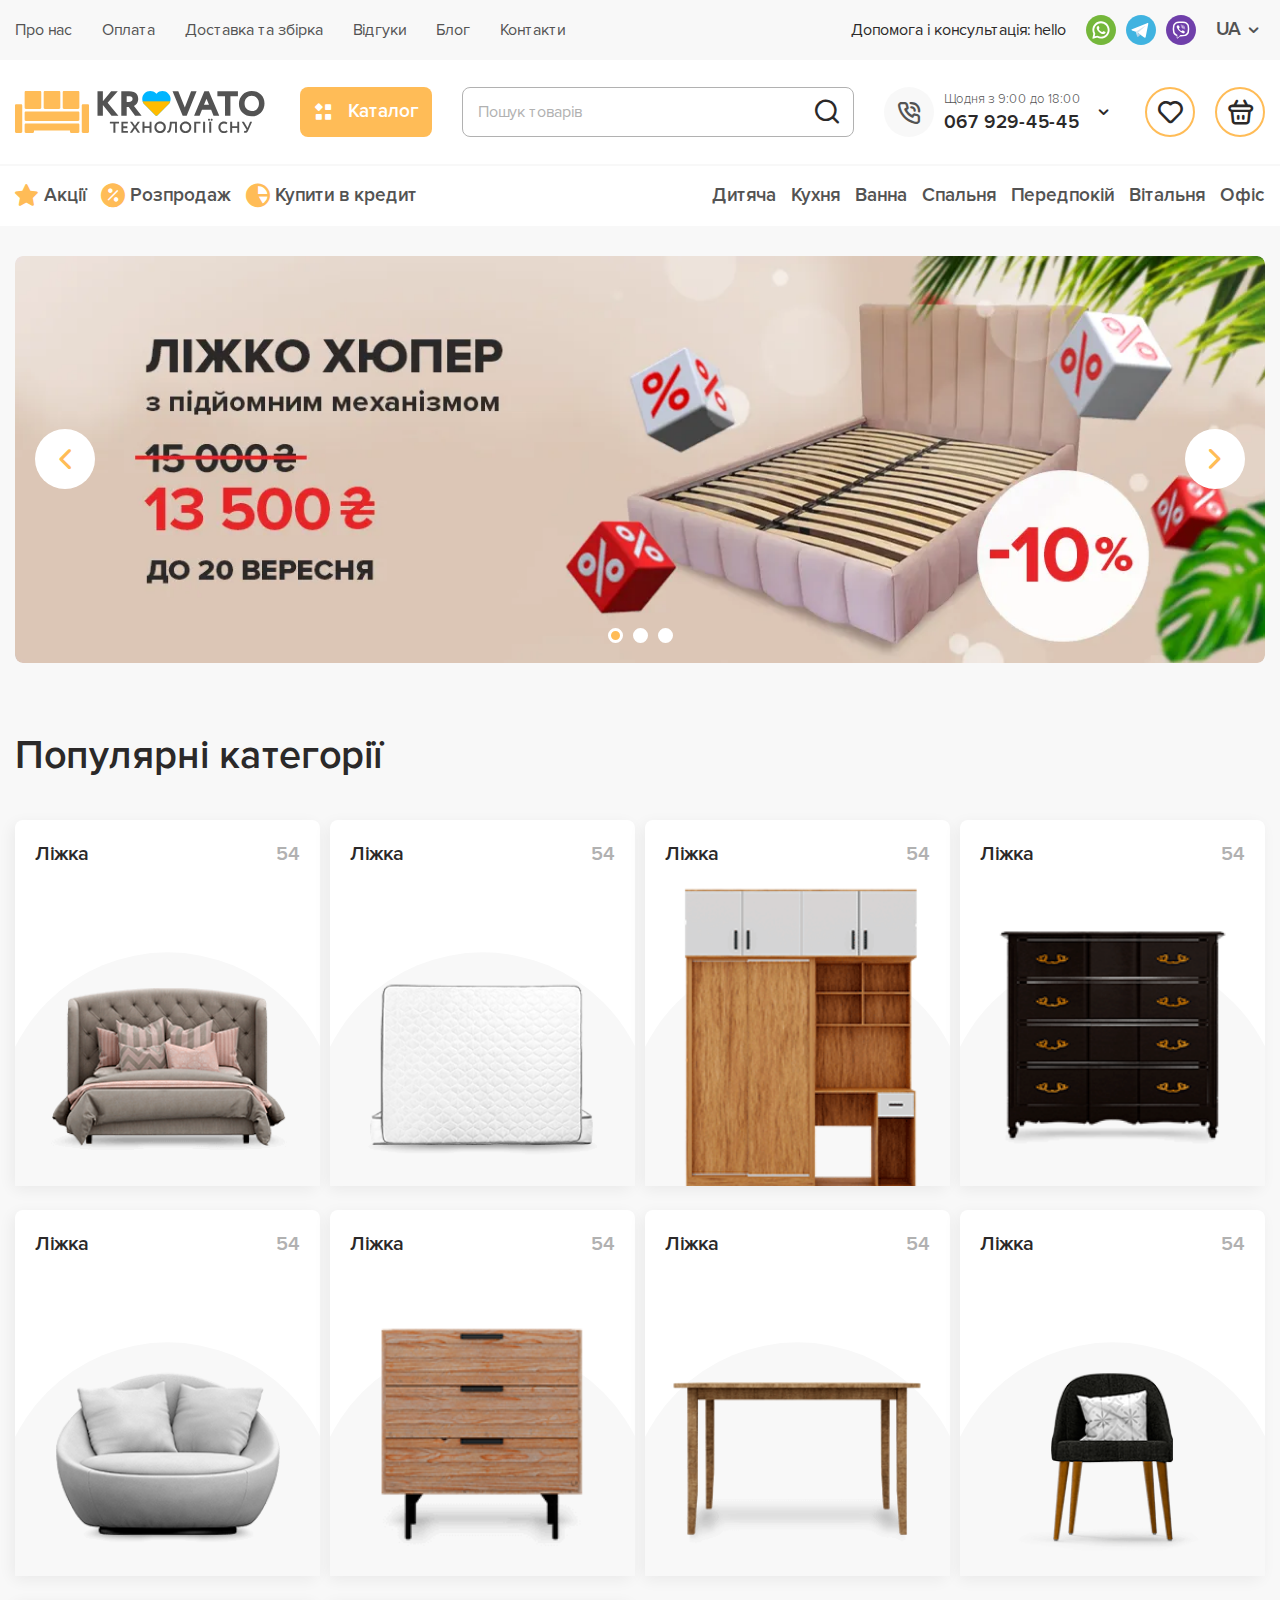
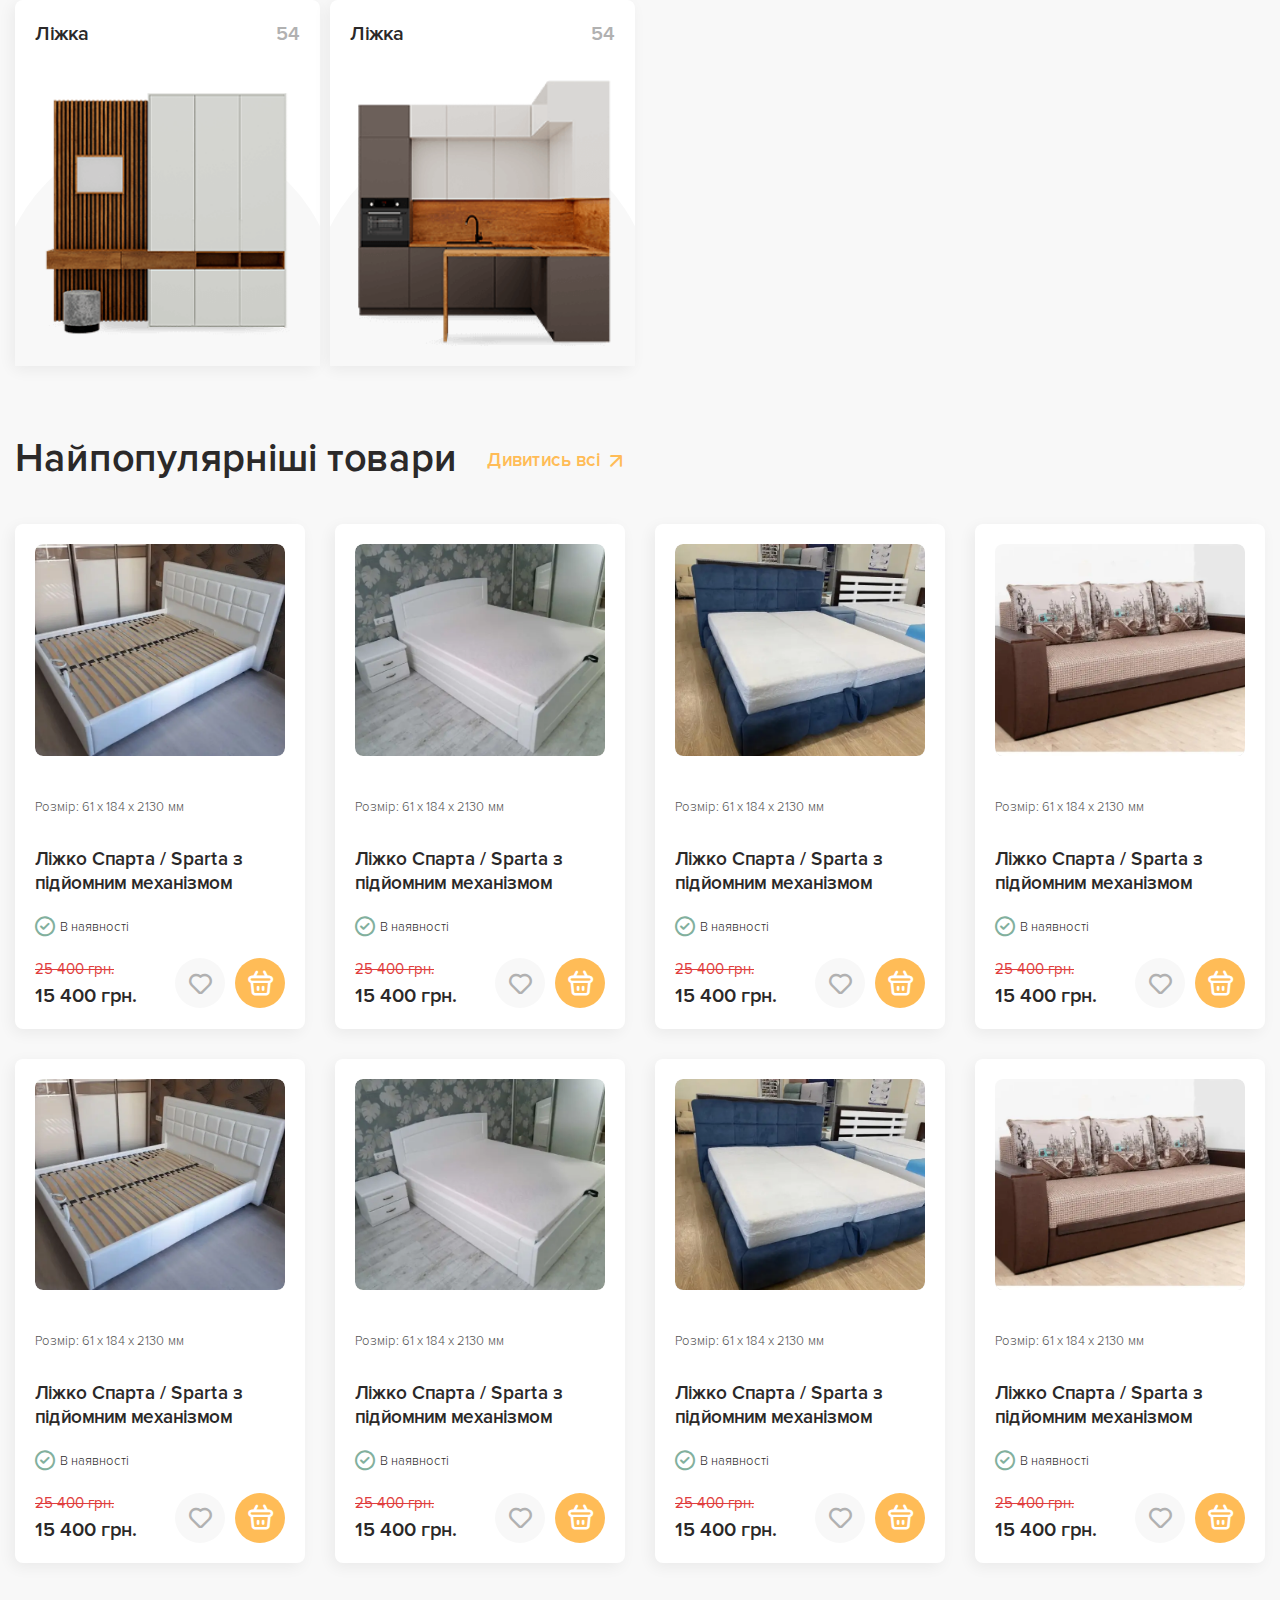
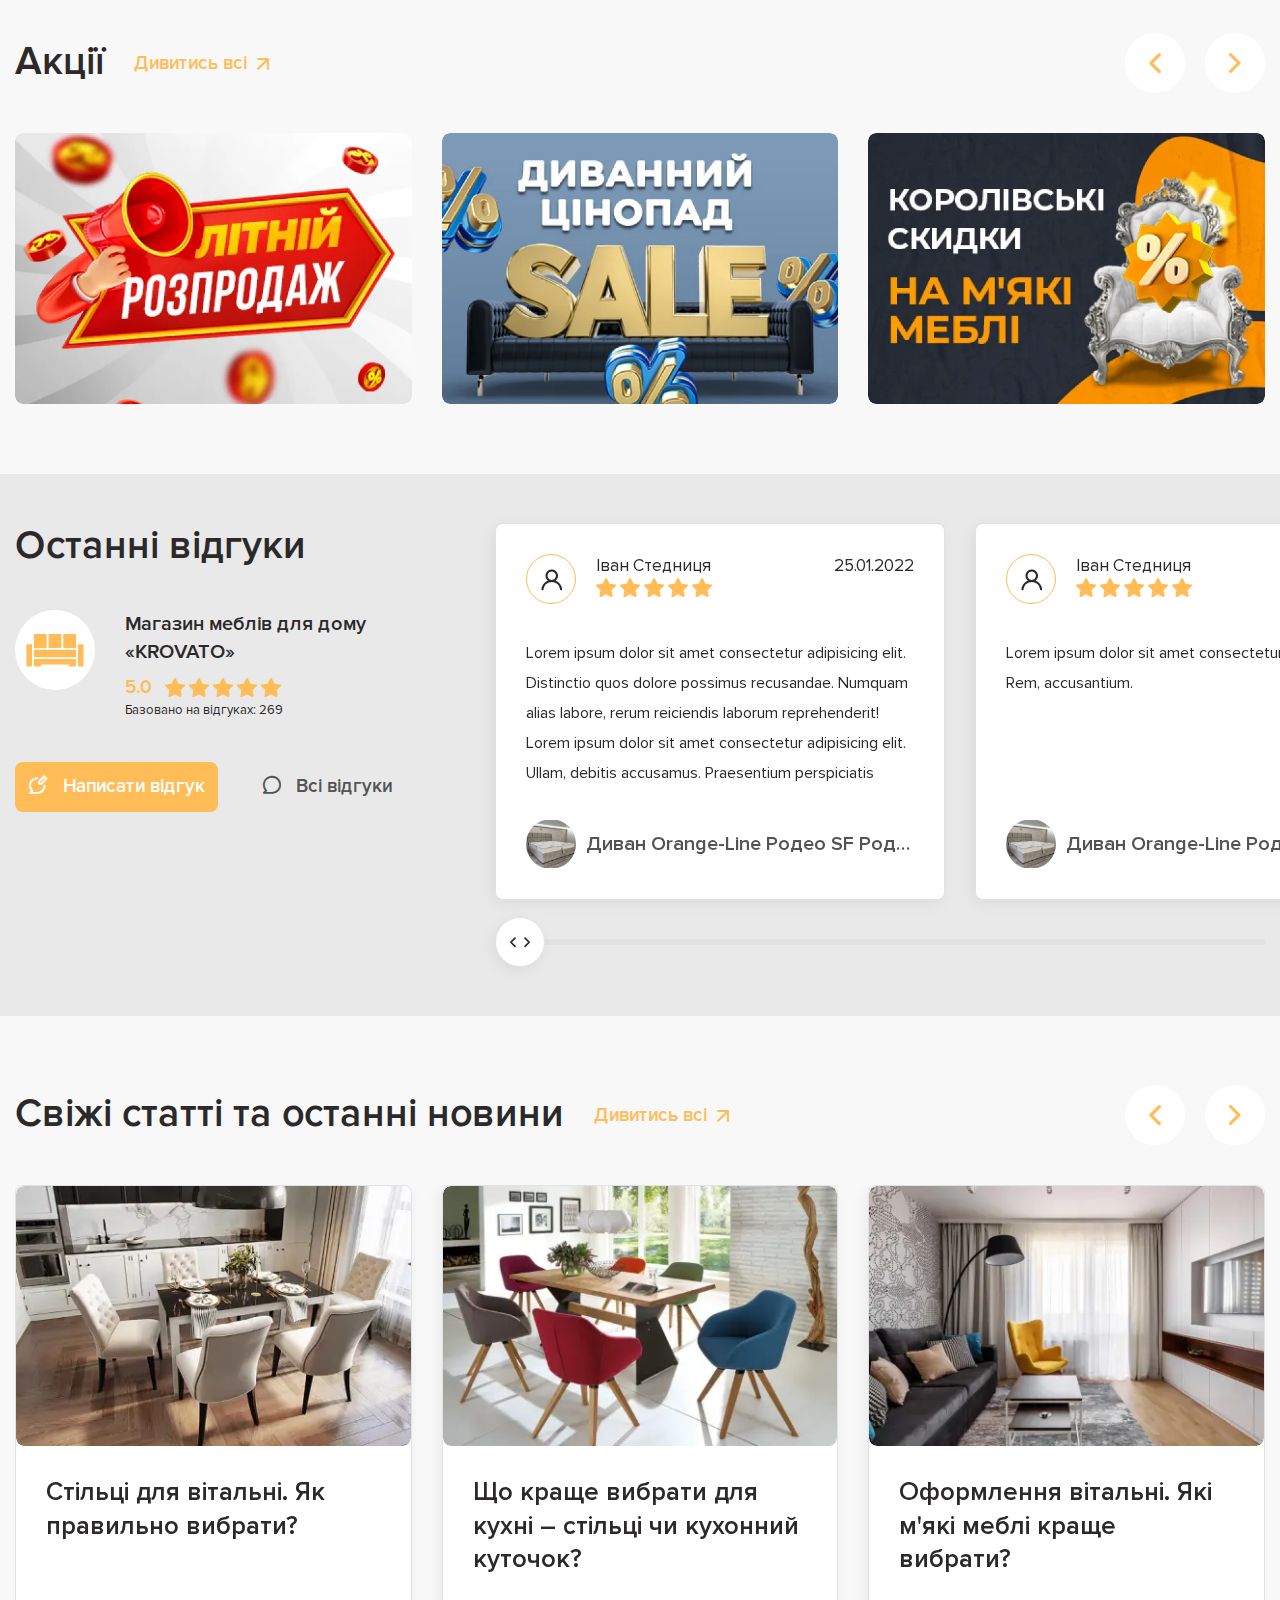
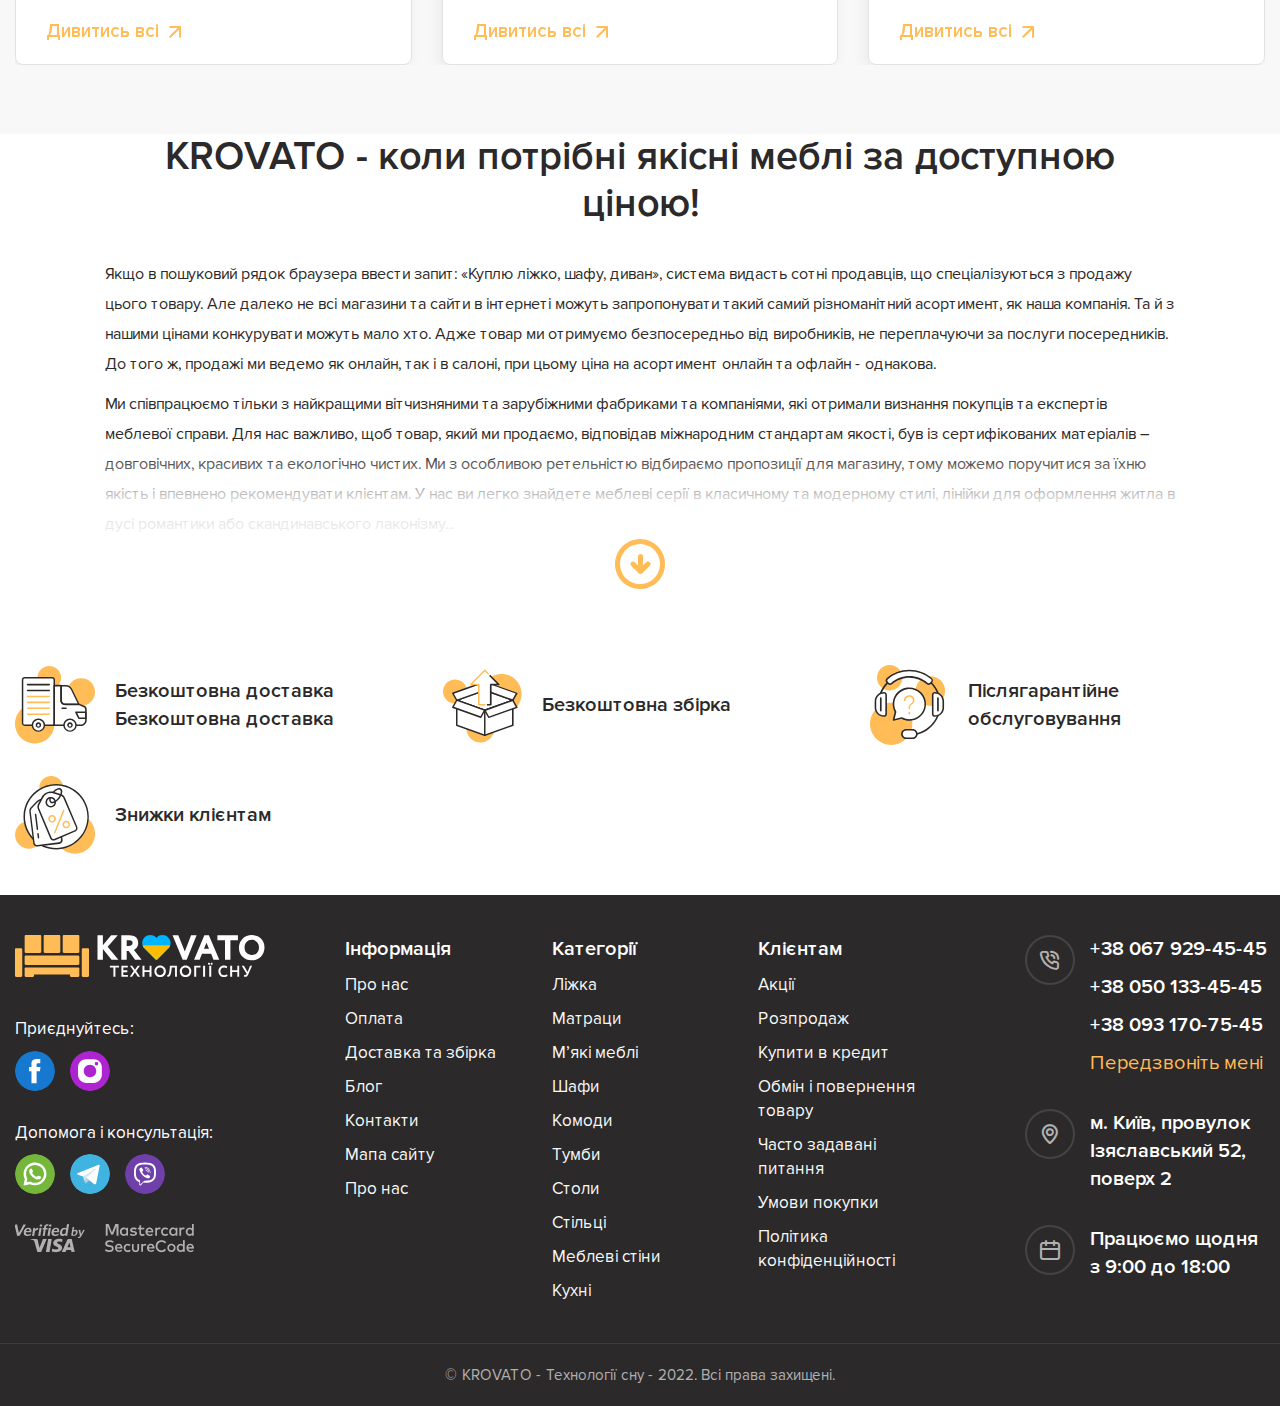
<file: index.html>
<!DOCTYPE html>
<html lang="uk">

<head>
  <meta charset="UTF-8">
  <meta name="viewport" content="width=device-width, initial-scale=1.0">
  <!-- Swiper -->
  <link rel="stylesheet" href="https://cdn.jsdelivr.net/npm/swiper@11/swiper-bundle.min.css">
  <!-- <base target="_blank"> -->
  <link rel="stylesheet" href="css/style.css">
  <title>Головна - Krovato</title>
</head>

<body>
  <div class="wrapper">
    <header class="header" id="header">
      <div class="header__top top-header">
        <div class="top-header__container">
          <nav class="top-header__menu menu">
            <ul class="menu__list">
              <li class="menu__item"><a href="" class="menu__link">Про нас</a></li>
              <li class="menu__item"><a href="" class="menu__link">Оплата</a></li>
              <li class="menu__item"><a href="" class="menu__link">Доставка та збірка</a></li>
              <li class="menu__item"><a href="products.html#body-product__reviews" class="menu__link">Відгуки</a></li>
              <li class="menu__item"><a href="" class="menu__link">Блог</a></li>
              <li class="menu__item"><a href="" class="menu__link">Контакти</a></li>
            </ul>
          </nav>
          <div class="top-header__actions actions-top-header">
            <div class="actions-top-header__social social-header">
              <div class="social-header__label">Допомога і консультація: hello</div>
              <div class="social-header__items">
                <a href="#" target="_blank" class="social-header__item">
                  <img class="social-header__icon" src="img/main/social_icons/whatsapp.svg" alt="icon whatsapp">
                </a>
                <a href="#" target="_blank" class="social-header__item">
                  <img class="social-header__icon" src="img/main/social_icons/telegram.svg" alt="icon telegram">
                </a>
                <a href="#" target="_blank" class="social-header__item">
                  <img class="social-header__icon" src="img/main/social_icons/viber.svg" alt="icon viber">
                </a>
              </div>
            </div>
            <div class="actions-top-header__lang lang-header">
              <button class="lang-header__current _icon-arrow-down">UA</button>
              <ul class="lang-header__list">
                <li class="lang-header__item">
                  <a href="#" class="lang-header__link">EN</a>
                </li>
                <li class="lang-header__item">
                  <a href="#" class="lang-header__link">EN</a>
                </li>
              </ul>
            </div>
          </div>
        </div>
      </div>
      <div class="header__body body-header">
        <div class="body-header__container">
          <button type="button" class="body-header__icon-menu icon-menu"><span></span></button>
          <img class="body-header__logo" src="img/header/logo.svg" alt="logo">
          <div class="body-header__catalog catalog-header">
            <button class="catalog-header__button button">
              <span class="button__icon">
                <span class=" _icon-menu-catalog"></span>
                <span class=" _icon-closed"></span>
              </span>
              <span class="button__text">Каталог</span>
            </button>
            <div class="catalog-header__items items-catalog-header">
              <div class="items-catalog-header__wrapper">
                <ul class="items-catalog-header__list">
                  <li class="items-catalog-header__item">
                    <a href="#" class="items-catalog-header__link">
                      <img class="items-catalog-header__icon" src="img/header/categories/lizhka.svg" alt="Image">
                      <span class="items-catalog-header__text">Ліжка</span>
                    </a>
                    <button class="items-catalog-header__more _icon-arrow-down"></button>
                    <div class="items-catalog-header__sub-menu">
                      <ul class="items-catalog-header__sub-list">
                        <li class="items-catalog-header__sub-item">
                          <a href="#" class="items-catalog-header__sub-link">Односпальні матраци</a>
                        </li>
                        <li class="items-catalog-header__sub-item">
                          <a href="#" class="items-catalog-header__sub-link">Двоспальні матраци</a>
                        </li>
                        <li class="items-catalog-header__sub-item">
                          <a href="#" class="items-catalog-header__sub-link">Пружинний блок Bonnel</a>
                        </li>
                        <li class="items-catalog-header__sub-item">
                          <a href="#" class="items-catalog-header__sub-link">Пружинний блок Pocket Spring</a>
                        </li>
                        <li class="items-catalog-header__sub-item">
                          <a href="#" class="items-catalog-header__sub-link">Безпружинні матраци </a>
                        </li>
                        <li class="items-catalog-header__sub-item">
                          <a href="#" class="items-catalog-header__sub-link">Матраци з ефектом Зима-Літо</a>
                        </li>
                        <li class="items-catalog-header__sub-item">
                          <a href="#" class="items-catalog-header__sub-link">Футони</a>
                        </li>
                        <li class="items-catalog-header__sub-item">
                          <a href="#" class="items-catalog-header__sub-link">Дитячі матраци
                          </a>
                        </li>
                        <li class="items-catalog-header__sub-item">
                          <a href="#" class="items-catalog-header__sub-link">Матраци Економ</a>
                        </li>
                      </ul>
                    </div>
                  </li>
                  <li class="items-catalog-header__item">
                    <a href="#" class="items-catalog-header__link">
                      <img class="items-catalog-header__icon" src="img/header/categories/matracy.svg" alt="Image">
                      <span class="items-catalog-header__text">Матраци</span>
                    </a>
                    <button class="items-catalog-header__more _icon-arrow-down"></button>
                    <div class="items-catalog-header__sub-menu">
                      <ul class="items-catalog-header__sub-list">
                        <li class="items-catalog-header__sub-item">
                          <a href="#" class="items-catalog-header__sub-link">Односпальні матраци</a>
                        </li>
                        <li class="items-catalog-header__sub-item">
                          <a href="#" class="items-catalog-header__sub-link">Двоспальні матраци</a>
                        </li>
                        <li class="items-catalog-header__sub-item">
                          <a href="#" class="items-catalog-header__sub-link">Пружинний блок Bonnel</a>
                        </li>
                        <li class="items-catalog-header__sub-item">
                          <a href="#" class="items-catalog-header__sub-link">Пружинний блок Pocket Spring</a>
                        </li>
                        <li class="items-catalog-header__sub-item">
                          <a href="#" class="items-catalog-header__sub-link">Безпружинні матраци </a>
                        </li>
                        <li class="items-catalog-header__sub-item">
                          <a href="#" class="items-catalog-header__sub-link">Матраци з ефектом Зима-Літо</a>
                        </li>
                        <li class="items-catalog-header__sub-item">
                          <a href="#" class="items-catalog-header__sub-link">Футони</a>
                        </li>
                        <li class="items-catalog-header__sub-item">
                          <a href="#" class="items-catalog-header__sub-link">Дитячі матраци
                          </a>
                        </li>
                        <li class="items-catalog-header__sub-item">
                          <a href="#" class="items-catalog-header__sub-link">Матраци Економ</a>
                        </li>
                      </ul>
                    </div>
                  </li>
                  <li class="items-catalog-header__item">
                    <a href="#" class="items-catalog-header__link">
                      <img class="items-catalog-header__icon" src="img/header/categories/myaki_mebli.svg" alt="Image">
                      <span class="items-catalog-header__text">М’які меблі</span>
                    </a>
                    <button class="items-catalog-header__more _icon-arrow-down"></button>
                    <div class="items-catalog-header__sub-menu">
                      <ul class="items-catalog-header__sub-list">
                        <li class="items-catalog-header__sub-item">
                          <a href="#" class="items-catalog-header__sub-link">Односпальні матраци</a>
                        </li>
                        <li class="items-catalog-header__sub-item">
                          <a href="#" class="items-catalog-header__sub-link">Двоспальні матраци</a>
                        </li>
                        <li class="items-catalog-header__sub-item">
                          <a href="#" class="items-catalog-header__sub-link">Пружинний блок Bonnel</a>
                        </li>
                        <li class="items-catalog-header__sub-item">
                          <a href="#" class="items-catalog-header__sub-link">Пружинний блок Pocket Spring</a>
                        </li>
                        <li class="items-catalog-header__sub-item">
                          <a href="#" class="items-catalog-header__sub-link">Безпружинні матраци </a>
                        </li>
                        <li class="items-catalog-header__sub-item">
                          <a href="#" class="items-catalog-header__sub-link">Матраци з ефектом Зима-Літо</a>
                        </li>
                        <li class="items-catalog-header__sub-item">
                          <a href="#" class="items-catalog-header__sub-link">Футони</a>
                        </li>
                        <li class="items-catalog-header__sub-item">
                          <a href="#" class="items-catalog-header__sub-link">Дитячі матраци
                          </a>
                        </li>
                        <li class="items-catalog-header__sub-item">
                          <a href="#" class="items-catalog-header__sub-link">Матраци Економ</a>
                        </li>
                      </ul>
                    </div>
                  </li>
                  <li class="items-catalog-header__item">
                    <a href="#" class="items-catalog-header__link">
                      <img class="items-catalog-header__icon" src="img/header/categories/shafy.svg" alt="Image">
                      <span class="items-catalog-header__text">Шафи</span>
                    </a>
                    <button class="items-catalog-header__more _icon-arrow-down"></button>
                    <div class="items-catalog-header__sub-menu">
                      <ul class="items-catalog-header__sub-list">
                        <li class="items-catalog-header__sub-item">
                          <a href="#" class="items-catalog-header__sub-link">Односпальні матраци</a>
                        </li>
                        <li class="items-catalog-header__sub-item">
                          <a href="#" class="items-catalog-header__sub-link">Двоспальні матраци</a>
                        </li>
                        <li class="items-catalog-header__sub-item">
                          <a href="#" class="items-catalog-header__sub-link">Пружинний блок Bonnel</a>
                        </li>
                        <li class="items-catalog-header__sub-item">
                          <a href="#" class="items-catalog-header__sub-link">Пружинний блок Pocket Spring</a>
                        </li>
                        <li class="items-catalog-header__sub-item">
                          <a href="#" class="items-catalog-header__sub-link">Безпружинні матраци </a>
                        </li>
                        <li class="items-catalog-header__sub-item">
                          <a href="#" class="items-catalog-header__sub-link">Матраци з ефектом Зима-Літо</a>
                        </li>
                        <li class="items-catalog-header__sub-item">
                          <a href="#" class="items-catalog-header__sub-link">Футони</a>
                        </li>
                        <li class="items-catalog-header__sub-item">
                          <a href="#" class="items-catalog-header__sub-link">Дитячі матраци
                          </a>
                        </li>
                        <li class="items-catalog-header__sub-item">
                          <a href="#" class="items-catalog-header__sub-link">Матраци Економ</a>
                        </li>
                      </ul>
                    </div>
                  </li>
                  <li class="items-catalog-header__item">
                    <a href="#" class="items-catalog-header__link">
                      <img class="items-catalog-header__icon" src="img/header/categories/komod.svg" alt="Image">
                      <span class="items-catalog-header__text">Комоди</span>
                    </a>
                    <button class="items-catalog-header__more _icon-arrow-down"></button>
                    <div class="items-catalog-header__sub-menu">
                      <ul class="items-catalog-header__sub-list">
                        <li class="items-catalog-header__sub-item">
                          <a href="#" class="items-catalog-header__sub-link">Односпальні матраци</a>
                        </li>
                        <li class="items-catalog-header__sub-item">
                          <a href="#" class="items-catalog-header__sub-link">Двоспальні матраци</a>
                        </li>
                        <li class="items-catalog-header__sub-item">
                          <a href="#" class="items-catalog-header__sub-link">Пружинний блок Bonnel</a>
                        </li>
                        <li class="items-catalog-header__sub-item">
                          <a href="#" class="items-catalog-header__sub-link">Пружинний блок Pocket Spring</a>
                        </li>
                        <li class="items-catalog-header__sub-item">
                          <a href="#" class="items-catalog-header__sub-link">Безпружинні матраци </a>
                        </li>
                        <li class="items-catalog-header__sub-item">
                          <a href="#" class="items-catalog-header__sub-link">Матраци з ефектом Зима-Літо</a>
                        </li>
                        <li class="items-catalog-header__sub-item">
                          <a href="#" class="items-catalog-header__sub-link">Футони</a>
                        </li>
                        <li class="items-catalog-header__sub-item">
                          <a href="#" class="items-catalog-header__sub-link">Дитячі матраци
                          </a>
                        </li>
                        <li class="items-catalog-header__sub-item">
                          <a href="#" class="items-catalog-header__sub-link">Матраци Економ</a>
                        </li>
                      </ul>
                    </div>
                  </li>
                  <li class="items-catalog-header__item">
                    <a href="#" class="items-catalog-header__link">
                      <img class="items-catalog-header__icon" src="img/header/categories/tumba.svg" alt="Image">
                      <span class="items-catalog-header__text">Тумби</span>
                    </a>
                    <button class="items-catalog-header__more _icon-arrow-down"></button>
                    <div class="items-catalog-header__sub-menu">
                      <ul class="items-catalog-header__sub-list">
                        <li class="items-catalog-header__sub-item">
                          <a href="#" class="items-catalog-header__sub-link">Односпальні матраци</a>
                        </li>
                        <li class="items-catalog-header__sub-item">
                          <a href="#" class="items-catalog-header__sub-link">Двоспальні матраци</a>
                        </li>
                        <li class="items-catalog-header__sub-item">
                          <a href="#" class="items-catalog-header__sub-link">Пружинний блок Bonnel</a>
                        </li>
                        <li class="items-catalog-header__sub-item">
                          <a href="#" class="items-catalog-header__sub-link">Пружинний блок Pocket Spring</a>
                        </li>
                        <li class="items-catalog-header__sub-item">
                          <a href="#" class="items-catalog-header__sub-link">Безпружинні матраци </a>
                        </li>
                        <li class="items-catalog-header__sub-item">
                          <a href="#" class="items-catalog-header__sub-link">Матраци з ефектом Зима-Літо</a>
                        </li>
                        <li class="items-catalog-header__sub-item">
                          <a href="#" class="items-catalog-header__sub-link">Футони</a>
                        </li>
                        <li class="items-catalog-header__sub-item">
                          <a href="#" class="items-catalog-header__sub-link">Дитячі матраци
                          </a>
                        </li>
                        <li class="items-catalog-header__sub-item">
                          <a href="#" class="items-catalog-header__sub-link">Матраци Економ</a>
                        </li>
                      </ul>
                    </div>
                  </li>
                  <li class="items-catalog-header__item">
                    <a href="#" class="items-catalog-header__link">
                      <img class="items-catalog-header__icon" src="img/header/categories/stoly.svg" alt="Image">
                      <span class="items-catalog-header__text">Столи</span>
                    </a>
                    <button class="items-catalog-header__more _icon-arrow-down"></button>
                    <div class="items-catalog-header__sub-menu">
                      <ul class="items-catalog-header__sub-list">
                        <li class="items-catalog-header__sub-item">
                          <a href="#" class="items-catalog-header__sub-link">Односпальні матраци</a>
                        </li>
                        <li class="items-catalog-header__sub-item">
                          <a href="#" class="items-catalog-header__sub-link">Двоспальні матраци</a>
                        </li>
                        <li class="items-catalog-header__sub-item">
                          <a href="#" class="items-catalog-header__sub-link">Пружинний блок Bonnel</a>
                        </li>
                        <li class="items-catalog-header__sub-item">
                          <a href="#" class="items-catalog-header__sub-link">Пружинний блок Pocket Spring</a>
                        </li>
                        <li class="items-catalog-header__sub-item">
                          <a href="#" class="items-catalog-header__sub-link">Безпружинні матраци </a>
                        </li>
                        <li class="items-catalog-header__sub-item">
                          <a href="#" class="items-catalog-header__sub-link">Матраци з ефектом Зима-Літо</a>
                        </li>
                        <li class="items-catalog-header__sub-item">
                          <a href="#" class="items-catalog-header__sub-link">Футони</a>
                        </li>
                        <li class="items-catalog-header__sub-item">
                          <a href="#" class="items-catalog-header__sub-link">Дитячі матраци
                          </a>
                        </li>
                        <li class="items-catalog-header__sub-item">
                          <a href="#" class="items-catalog-header__sub-link">Матраци Економ</a>
                        </li>
                      </ul>
                    </div>
                  </li>
                  <li class="items-catalog-header__item">
                    <a href="#" class="items-catalog-header__link">
                      <img class="items-catalog-header__icon" src="img/header/categories/stilci.svg" alt="Image">
                      <span class="items-catalog-header__text">Стільці</span>
                    </a>
                    <button class="items-catalog-header__more _icon-arrow-down"></button>
                    <div class="items-catalog-header__sub-menu">
                      <ul class="items-catalog-header__sub-list">
                        <li class="items-catalog-header__sub-item">
                          <a href="#" class="items-catalog-header__sub-link">Односпальні матраци</a>
                        </li>
                        <li class="items-catalog-header__sub-item">
                          <a href="#" class="items-catalog-header__sub-link">Двоспальні матраци</a>
                        </li>
                        <li class="items-catalog-header__sub-item">
                          <a href="#" class="items-catalog-header__sub-link">Пружинний блок Bonnel</a>
                        </li>
                        <li class="items-catalog-header__sub-item">
                          <a href="#" class="items-catalog-header__sub-link">Пружинний блок Pocket Spring</a>
                        </li>
                        <li class="items-catalog-header__sub-item">
                          <a href="#" class="items-catalog-header__sub-link">Безпружинні матраци </a>
                        </li>
                        <li class="items-catalog-header__sub-item">
                          <a href="#" class="items-catalog-header__sub-link">Матраци з ефектом Зима-Літо</a>
                        </li>
                        <li class="items-catalog-header__sub-item">
                          <a href="#" class="items-catalog-header__sub-link">Футони</a>
                        </li>
                        <li class="items-catalog-header__sub-item">
                          <a href="#" class="items-catalog-header__sub-link">Дитячі матраци
                          </a>
                        </li>
                        <li class="items-catalog-header__sub-item">
                          <a href="#" class="items-catalog-header__sub-link">Матраци Економ</a>
                        </li>
                      </ul>
                    </div>
                  </li>
                  <li class="items-catalog-header__item">
                    <a href="#" class="items-catalog-header__link">
                      <img class="items-catalog-header__icon" src="img/header/categories/mstiny.svg" alt="Image">
                      <span class="items-catalog-header__text">Меблеві стіни</span>
                    </a>
                    <button class="items-catalog-header__more _icon-arrow-down"></button>
                    <div class="items-catalog-header__sub-menu">
                      <ul class="items-catalog-header__sub-list">
                        <li class="items-catalog-header__sub-item">
                          <a href="#" class="items-catalog-header__sub-link">Односпальні матраци</a>
                        </li>
                        <li class="items-catalog-header__sub-item">
                          <a href="#" class="items-catalog-header__sub-link">Двоспальні матраци</a>
                        </li>
                        <li class="items-catalog-header__sub-item">
                          <a href="#" class="items-catalog-header__sub-link">Пружинний блок Bonnel</a>
                        </li>
                        <li class="items-catalog-header__sub-item">
                          <a href="#" class="items-catalog-header__sub-link">Пружинний блок Pocket Spring</a>
                        </li>
                        <li class="items-catalog-header__sub-item">
                          <a href="#" class="items-catalog-header__sub-link">Безпружинні матраци </a>
                        </li>
                        <li class="items-catalog-header__sub-item">
                          <a href="#" class="items-catalog-header__sub-link">Матраци з ефектом Зима-Літо</a>
                        </li>
                        <li class="items-catalog-header__sub-item">
                          <a href="#" class="items-catalog-header__sub-link">Футони</a>
                        </li>
                        <li class="items-catalog-header__sub-item">
                          <a href="#" class="items-catalog-header__sub-link">Дитячі матраци
                          </a>
                        </li>
                        <li class="items-catalog-header__sub-item">
                          <a href="#" class="items-catalog-header__sub-link">Матраци Економ</a>
                        </li>
                      </ul>
                    </div>
                  </li>
                  <li class="items-catalog-header__item">
                    <a href="#" class="items-catalog-header__link">
                      <img class="items-catalog-header__icon" src="img/header/categories/kuhni.svg" alt="Image">
                      <span class="items-catalog-header__text">Кухні</span>
                    </a>
                    <button class="items-catalog-header__more _icon-arrow-down"></button>
                    <div class="items-catalog-header__sub-menu">
                      <ul class="items-catalog-header__sub-list">
                        <li class="items-catalog-header__sub-item">
                          <a href="#" class="items-catalog-header__sub-link">Односпальні матраци</a>
                        </li>
                        <li class="items-catalog-header__sub-item">
                          <a href="#" class="items-catalog-header__sub-link">Двоспальні матраци</a>
                        </li>
                        <li class="items-catalog-header__sub-item">
                          <a href="#" class="items-catalog-header__sub-link">Пружинний блок Bonnel</a>
                        </li>
                        <li class="items-catalog-header__sub-item">
                          <a href="#" class="items-catalog-header__sub-link">Пружинний блок Pocket Spring</a>
                        </li>
                        <li class="items-catalog-header__sub-item">
                          <a href="#" class="items-catalog-header__sub-link">Безпружинні матраци </a>
                        </li>
                        <li class="items-catalog-header__sub-item">
                          <a href="#" class="items-catalog-header__sub-link">Матраци з ефектом Зима-Літо</a>
                        </li>
                        <li class="items-catalog-header__sub-item">
                          <a href="#" class="items-catalog-header__sub-link">Футони</a>
                        </li>
                        <li class="items-catalog-header__sub-item">
                          <a href="#" class="items-catalog-header__sub-link">Дитячі матраци
                          </a>
                        </li>
                        <li class="items-catalog-header__sub-item">
                          <a href="#" class="items-catalog-header__sub-link">Матраци Економ</a>
                        </li>
                      </ul>
                    </div>
                  </li>
                </ul>
              </div>
            </div>
          </div>
          <form action="#" class="body-header__search search-header">
            <button class="search-header__open">
              <span class=" _icon-search"></span>
              <span class=" _icon-across"></span>
            </button>
            <div class="search-header__body">
              <input minlength="3" required autocomplete="off" type="text" name="form[data]" data-error="Помилка" placeholder="Пошук товарів" class="search-header__input">
              <button class="search-header__button _icon-search" type="submit"></button>
            </div>
          </form>
          <div class="body-header__contacts contacts-header">
            <div class="contacts-header__current current-contacts-header">
              <button class="current-contacts-header__phone-icon _icon-phone"></button>
              <div class="current-contacts-header__body">
                <span class="current-contacts-header__schedule">Щодня з 9:00 до 18:00</span>
                <a href="tel:0679294545" class="current-contacts-header__phone _icon-phone">067 929-45-45
                </a>
              </div>
              <button class="current-contacts-header__arrow">
                <span class=" _icon-arrow-down"></span>
                <span class=" _icon-dagger"></span>
              </button>
            </div>
            <ul class="contacts-header__list">
              <li class="contacts-header__item">
                <a href="tel:0501334545" class="contacts-header__link">050 133-45-45</a>
              </li>
              <li class="contacts-header__item">
                <a href="tel:0931707545" class="contacts-header__link">093 170-75-45</a>
              </li>
              <li class="contacts-header__item">
                <button class="contacts-header__callme">Передзвоніть мені</button>
              </li>
            </ul>
          </div>
          <div class="body-header__actions actions-body-header">
            <a href="#" class="actions-body-header__item _icon-heart"></a>
            <a href="#" class="actions-body-header__item _icon-basket"></a>
            <div class="actions-body-header__cart cart-header">
              <div class="cart-header__header">
                <h4 class="cart-header__title">Ваш кошик<span>4</span></h4>
                <button type="button" class="cart-header__close _icon-across"></button>
              </div>
              <div class="cart-header__items">
                <article class="cart-header__item item-cart-header">
                  <a href="#" class="item-cart-header__link-image">
                    <img class="item-cart-header__image" src="img/main/products/img_01.webp" alt="Image">
                  </a>
                  <div class="item-cart-header__body">
                    <div class="item-cart-header__size">Розмір: 61 x 184 x 2130&nbsp;мм</div>
                    <h5 class="item-cart-header__title">
                      <a href="#" class="item-cart-header__link-title">Ліжко Спарта / Sparta з підйомним механізмом</a>
                    </h5>
                    <div class="item-cart-header__stock _icon-check-mark">В наявності</div>
                  </div>
                  <button type="button" class="item-cart-header__close _icon-dagger"></button>
                  <form action="#" class="item-cart-header__quantity quantity">
                    <button type="button" class="quantity__button _icon-minus"></button>
                    <input minlength="1" value="1" type="text" class="quantity__input">
                    <button type="button" class="quantity__button _icon-plus"></button>
                  </form>
                  <div class="item-cart-header__price price-item-cart-header">
                    <div class="price-item-cart-header__old">25 400 грн.</div>
                    <div class="price-item-cart-header__current">15 400 грн.</div>
                  </div>
                </article>
                <article class="cart-header__item item-cart-header">
                  <a href="#" class="item-cart-header__link-image">
                    <img class="item-cart-header__image" src="img/main/products/img_02.webp" alt="Image">
                  </a>
                  <div class="item-cart-header__body">
                    <div class="item-cart-header__size">Розмір: 61 x 184 x 2130&nbsp;мм</div>
                    <h5 class="item-cart-header__title">
                      <a href="#" class="item-cart-header__link-title">Ліжко Спарта / Sparta з підйомним механізмом</a>
                    </h5>
                    <div class="item-cart-header__stock _icon-check-mark">В наявності</div>
                  </div>
                  <button type="button" class="item-cart-header__close _icon-dagger"></button>
                  <form class="item-cart-header__quantity quantity">
                    <button type="button" class="quantity__button _icon-minus"></button>
                    <input minlength="1" value="1" type="text" class="quantity__input">
                    <button type="button" class="quantity__button _icon-plus"></button>
                  </form>
                  <div class="item-cart-header__price price-item-cart-header">
                    <div class="price-item-cart-header__old">25 400 грн.</div>
                    <div class="price-item-cart-header__current">15 400 грн.</div>
                  </div>
                </article>
              </div>
              <div class="cart-header__footer">
                <a href="#" class="cart-header__checkout button">ОФОРМИТИ ЗАМОВЛЕННЯ</a>
                <a href="#" class="cart-header__continue button button--border">Продовжити покупки</a>
              </div>
            </div>
          </div>
        </div>
      </div>
      <div class="header__bottom bottom-header">
        <div class="bottom-header__container">
          <div class="bottom-header__menus">
            <ul class="bottom-header__list">
              <li class="bottom-header__item">
                <a href="#" class="bottom-header__link _icon-star">Акції</a>
              </li>
              <li class="bottom-header__item">
                <a href="#" class="bottom-header__link _icon-interest">Розпродаж</a>
              </li>
              <li class="bottom-header__item">
                <a href="#" class="bottom-header__link _icon-credit">Купити в кредит</a>
              </li>
            </ul>
            <ul class="bottom-header__list">
              <li class="bottom-header__item">
                <a href="#" class="bottom-header__link">Дитяча</a>
              </li>
              <li class="bottom-header__item">
                <a href="#" class="bottom-header__link">Кухня</a>
              </li>
              <li class="bottom-header__item">
                <a href="#" class="bottom-header__link">Ванна</a>
              </li>
              <li class="bottom-header__item">
                <a href="#" class="bottom-header__link">Спальня</a>
              </li>
              <li class="bottom-header__item">
                <a href="#" class="bottom-header__link">Передпокій</a>
              </li>
              <li class="bottom-header__item">
                <a href="#" class="bottom-header__link">Вітальня</a>
              </li>
              <li class="bottom-header__item">
                <a href="#" class="bottom-header__link">Офіс</a>
              </li>
            </ul>
          </div>
        </div>
      </div>
    </header>
    <main class="page">
      <div class="page__hero hero">
        <div class="hero__container">
          <!-- Slider main container -->
          <div class="hero__swiper swiper">
            <!-- Additional required wrapper -->
            <div class="hero__swiper-wrapper swiper-wrapper">
              <!-- Slides -->
              <div class="hero__swiper-slide swiper-slide">
                <a href="#" class="hero__link">
                  <img class="hero__image" src="img/main/hero-image.webp" alt="Image">
                </a>
              </div>
              <div class="hero__swiper-slide swiper-slide">
                <a href="#" class="hero__link">
                  <img class="hero__image" src="img/main/hero-image.webp" alt="Image">
                </a>
              </div>
              <div class="hero__swiper-slide swiper-slide">
                <a href="#" class="hero__link">
                  <img class="hero__image" src="img/main/hero-image.webp" alt="Image">
                </a>
              </div>
            </div>
            <!-- If we need pagination -->
            <div class="hero__swiper-pagination"></div>
            <!-- If we need navigation buttons -->
            <button type="button" class="hero__swiper-button hero__swiper-button--prev _icon-arrow-left"></button>
            <button type="button" class="hero__swiper-button hero__swiper-button--next _icon-arrow-left"></button>
          </div>
        </div>
      </div>
      <section class="page__popular-categories popular-categories">
        <div class="popular-categories__container">
          <div class="popular-categories__block-header block-header block-header--margin">
            <div class="block-header__content">
              <h2 class="block-header__title title">Популярні категорії</h2>
            </div>
          </div>
          <div class="popular-categories__items">
            <article class="popular-categories__item-category item-category">
              <a href="#" class="item-category__link _icon-arrow-up">
                <div class="item-category__header">
                  <h4 class="item-category__title">Ліжка</h4>
                  <div class="item-category__quantity">54</div>
                </div>
                <img class="item-category__image" src="img/main/category/img_01.png" alt="Image 01">
              </a>
            </article>
            <article class="popular-categories__item-category item-category">
              <a href="#" class="item-category__link _icon-arrow-up">
                <div class="item-category__header">
                  <h4 class="item-category__title">Ліжка</h4>
                  <div class="item-category__quantity">54</div>
                </div>
                <img class="item-category__image" src="img/main/category/img_02.png" alt="Image 02">
              </a>
            </article>
            <article class="popular-categories__item-category item-category">
              <a href="#" class="item-category__link _icon-arrow-up">
                <div class="item-category__header">
                  <h4 class="item-category__title">Ліжка</h4>
                  <div class="item-category__quantity">54</div>
                </div>
                <img class="item-category__image" src="img/main/category/img_03.png" alt="Image 03">
              </a>
            </article>
            <article class="popular-categories__item-category item-category">
              <a href="#" class="item-category__link _icon-arrow-up">
                <div class="item-category__header">
                  <h4 class="item-category__title">Ліжка</h4>
                  <div class="item-category__quantity">54</div>
                </div>
                <img class="item-category__image" src="img/main/category/img_04.png" alt="Image 04">
              </a>
            </article>
            <article class="popular-categories__item-category item-category">
              <a href="#" class="item-category__link _icon-arrow-up">
                <div class="item-category__header">
                  <h4 class="item-category__title">Ліжка</h4>
                  <div class="item-category__quantity">54</div>
                </div>
                <img class="item-category__image" src="img/main/category/img_05.png" alt="Image 05">
              </a>
            </article>
            <article class="popular-categories__item-category item-category">
              <a href="#" class="item-category__link _icon-arrow-up">
                <div class="item-category__header">
                  <h4 class="item-category__title">Ліжка</h4>
                  <div class="item-category__quantity">54</div>
                </div>
                <img class="item-category__image" src="img/main/category/img_06.png" alt="Image 06">
              </a>
            </article>
            <article class="popular-categories__item-category item-category">
              <a href="#" class="item-category__link _icon-arrow-up">
                <div class="item-category__header">
                  <h4 class="item-category__title">Ліжка</h4>
                  <div class="item-category__quantity">54</div>
                </div>
                <img class="item-category__image" src="img/main/category/img_07.png" alt="Image 07">
              </a>
            </article>
            <article class="popular-categories__item-category item-category">
              <a href="#" class="item-category__link _icon-arrow-up">
                <div class="item-category__header">
                  <h4 class="item-category__title">Ліжка</h4>
                  <div class="item-category__quantity">54</div>
                </div>
                <img class="item-category__image" src="img/main/category/img_08.png" alt="Image 08">
              </a>
            </article>
            <article class="popular-categories__item-category item-category">
              <a href="#" class="item-category__link _icon-arrow-up">
                <div class="item-category__header">
                  <h4 class="item-category__title">Ліжка</h4>
                  <div class="item-category__quantity">54</div>
                </div>
                <img class="item-category__image" src="img/main/category/img_09.png" alt="Image 09">
              </a>
            </article>
            <article class="popular-categories__item-category item-category">
              <a href="#" class="item-category__link _icon-arrow-up">
                <div class="item-category__header">
                  <h4 class="item-category__title">Ліжка</h4>
                  <div class="item-category__quantity">54</div>
                </div>
                <img class="item-category__image" src="img/main/category/img_10.png" alt="Image 10">
              </a>
            </article>
          </div>
        </div>
      </section>
      <section class="page__popular-products popular-products">
        <div class="popular-products__container">
          <div class="popular-products__block-header block-header block-header--margin">
            <div class="block-header__content">
              <h2 class="block-header__title title">Найпопулярніші товари</h2>
              <a href="#" class="block-header__more more _icon-arrow-up">Дивитись всі</a>
            </div>
          </div>
          <div class="popular-products__items">
            <article class="item-product">
              <a href="#" class="item-product__link">
                <img class="item-product__image" src="img/main/products/img_01.webp" alt="Image 01">
              </a>
              <div class="item-product__size">Розмір: 61 x 184 x 2130 мм
              </div>
              <h4 class="item-product__title">
                <a class="item-product__title-link" href="#">Ліжко Спарта / Sparta з підйомним механізмом</a>
              </h4>
              <div class="item-product__stock _icon-check-mark">В наявності</div>
              <div class="item-product__bottom">
                <div class="item-product__price price-item-product">
                  <div class="price-item-product__old">25 400 грн.</div>
                  <div class="price-item-product__current">15 400 грн.</div>
                </div>
                <div class="item-product__actions">
                  <button class="item-product__favorite _icon-heart" type="button"></button>
                  <button class="item-product__basket _icon-basket" type="button"></button>
                </div>
              </div>
            </article>
            <article class="item-product">
              <a href="#" class="item-product__link">
                <img class="item-product__image" src="img/main/products//img_02.webp" alt="Image 01">
              </a>
              <div class="item-product__size">Розмір: 61 x 184 x 2130 мм
              </div>
              <h4 class="item-product__title">
                <a class="item-product__title-link" href="#">Ліжко Спарта / Sparta з підйомним механізмом</a>
              </h4>
              <div class="item-product__stock _icon-check-mark">В наявності</div>
              <div class="item-product__bottom">
                <div class="item-product__price price-item-product">
                  <div class="price-item-product__old">25 400 грн.</div>
                  <div class="price-item-product__current">15 400 грн.</div>
                </div>
                <div class="item-product__actions">
                  <button class="item-product__favorite _icon-heart" type="button"></button>
                  <button class="item-product__basket _icon-basket" type="button"></button>
                </div>
              </div>
            </article>
            <article class="item-product">
              <a href="#" class="item-product__link">
                <img class="item-product__image" src="img/main/products/img_03.webp" alt="Image 01">
              </a>
              <div class="item-product__size">Розмір: 61 x 184 x 2130 мм
              </div>
              <h4 class="item-product__title">
                <a class="item-product__title-link" href="#">Ліжко Спарта / Sparta з підйомним механізмом</a>
              </h4>
              <div class="item-product__stock _icon-check-mark">В наявності</div>
              <div class="item-product__bottom">
                <div class="item-product__price price-item-product">
                  <div class="price-item-product__old">25 400 грн.</div>
                  <div class="price-item-product__current">15 400 грн.</div>
                </div>
                <div class="item-product__actions">
                  <button class="item-product__favorite _icon-heart" type="button"></button>
                  <button class="item-product__basket _icon-basket" type="button"></button>
                </div>
              </div>
            </article>
            <article class="item-product">
              <a href="#" class="item-product__link">
                <img class="item-product__image" src="img/main/products/img_04.webp" alt="Image 01">
              </a>
              <div class="item-product__size">Розмір: 61 x 184 x 2130 мм
              </div>
              <h4 class="item-product__title">
                <a class="item-product__title-link" href="#">Ліжко Спарта / Sparta з підйомним механізмом</a>
              </h4>
              <div class="item-product__stock _icon-check-mark">В наявності</div>
              <div class="item-product__bottom">
                <div class="item-product__price price-item-product">
                  <div class="price-item-product__old">25 400 грн.</div>
                  <div class="price-item-product__current">15 400 грн.</div>
                </div>
                <div class="item-product__actions">
                  <button class="item-product__favorite _icon-heart" type="button"></button>
                  <button class="item-product__basket _icon-basket" type="button"></button>
                </div>
              </div>
            </article>
            <article class="item-product">
              <a href="#" class="item-product__link">
                <img class="item-product__image" src="img/main/products/img_01.webp" alt="Image 01">
              </a>
              <div class="item-product__size">Розмір: 61 x 184 x 2130 мм
              </div>
              <h4 class="item-product__title">
                <a class="item-product__title-link" href="#">Ліжко Спарта / Sparta з підйомним механізмом</a>
              </h4>
              <div class="item-product__stock _icon-check-mark">В наявності</div>
              <div class="item-product__bottom">
                <div class="item-product__price price-item-product">
                  <div class="price-item-product__old">25 400 грн.</div>
                  <div class="price-item-product__current">15 400 грн.</div>
                </div>
                <div class="item-product__actions">
                  <button class="item-product__favorite _icon-heart" type="button"></button>
                  <button class="item-product__basket _icon-basket" type="button"></button>
                </div>
              </div>
            </article>
            <article class="item-product">
              <a href="#" class="item-product__link">
                <img class="item-product__image" src="img/main/products/img_02.webp" alt="Image 01">
              </a>
              <div class="item-product__size">Розмір: 61 x 184 x 2130 мм
              </div>
              <h4 class="item-product__title">
                <a class="item-product__title-link" href="#">Ліжко Спарта / Sparta з підйомним механізмом</a>
              </h4>
              <div class="item-product__stock _icon-check-mark">В наявності</div>
              <div class="item-product__bottom">
                <div class="item-product__price price-item-product">
                  <div class="price-item-product__old">25 400 грн.</div>
                  <div class="price-item-product__current">15 400 грн.</div>
                </div>
                <div class="item-product__actions">
                  <button class="item-product__favorite _icon-heart" type="button"></button>
                  <button class="item-product__basket _icon-basket" type="button"></button>
                </div>
              </div>
            </article>
            <article class="item-product">
              <a href="#" class="item-product__link">
                <img class="item-product__image" src="img/main/products/img_03.webp" alt="Image 01">
              </a>
              <div class="item-product__size">Розмір: 61 x 184 x 2130 мм
              </div>
              <h4 class="item-product__title">
                <a class="item-product__title-link" href="#">Ліжко Спарта / Sparta з підйомним механізмом</a>
              </h4>
              <div class="item-product__stock _icon-check-mark">В наявності</div>
              <div class="item-product__bottom">
                <div class="item-product__price price-item-product">
                  <div class="price-item-product__old">25 400 грн.</div>
                  <div class="price-item-product__current">15 400 грн.</div>
                </div>
                <div class="item-product__actions">
                  <button class="item-product__favorite _icon-heart" type="button"></button>
                  <button class="item-product__basket _icon-basket" type="button"></button>
                </div>
              </div>
            </article>
            <article class="item-product">
              <a href="#" class="item-product__link">
                <img class="item-product__image" src="img/main/products/img_04.webp" alt="Image 01">
              </a>
              <div class="item-product__size">Розмір: 61 x 184 x 2130 мм
              </div>
              <h4 class="item-product__title">
                <a class="item-product__title-link" href="#">Ліжко Спарта / Sparta з підйомним механізмом</a>
              </h4>
              <div class="item-product__stock _icon-check-mark">В наявності</div>
              <div class="item-product__bottom">
                <div class="item-product__price price-item-product">
                  <div class="price-item-product__old">25 400 грн.</div>
                  <div class="price-item-product__current">15 400 грн.</div>
                </div>
                <div class="item-product__actions">
                  <button class="item-product__favorite _icon-heart" type="button"></button>
                  <button class="item-product__basket _icon-basket" type="button"></button>
                </div>
              </div>
            </article>
          </div>
        </div>
      </section>
      <section class="page__sale sale">
        <div class="sale__container">
          <div class="sale__block-header block-header block-header--margin">
            <div class="block-header__content">
              <h2 class="block-header__title title">Акції</h2>
              <a href="#" class="block-header__more more _icon-arrow-up">Дивитись всі</a>
            </div>
            <div data-da=".sale__container,768,last" class="block-header__arrows">
              <button type="button" class="block-header__arrow block-header__arrow-sale--prev _icon-arrow-left"></button>
              <button type="button" class="block-header__arrow block-header__arrow-sale--next _icon-arrow-left"></button>
            </div>
          </div>
          <!-- Slider main container -->
          <div class="sale__swiper swiper">
            <!-- Additional required wrapper -->
            <div class="sale__swiper-wrapper swiper-wrapper">
              <!-- Slides -->
              <a href="#" class="sale__swiper-slide swiper-slide">
                <img class="sale__image" src="img/main/sale/img_01.webp" alt="Image 01">
              </a>
              <a href="#" class="sale__swiper-slide swiper-slide">
                <img class="sale__image" src="img/main/sale/img_02.webp" alt="Image 02">
              </a>
              <a href="#" class="sale__swiper-slide swiper-slide">
                <img class="sale__image" src="img/main/sale/img_03.webp" alt="Image 03">
              </a>
              <a href="#" class="sale__swiper-slide swiper-slide">
                <img class="sale__image" src="img/main/sale/img_02.webp" alt="Image 02">
              </a>

            </div>
          </div>
        </div>
      </section>
      <section class="page__reviews reviews">
        <div class="reviews__content">
          <div class="reviews__body">
            <h2 class="reviews__title title">Останні відгуки</h2>
            <div class="reviews__shop shop-reviews">
              <img class="shop-reviews__avatar" src="img/main/reviews/ava.svg" alt="Image">
              <div class="shop-reviews__body">
                <div class="shop-reviews__title">Магазин меблів для дому «KROVATO»</div>
                <div class="shop-reviews__rating rating">
                  <div class="rating__value">5.0</div>
                  <div class="rating__stars">
                    <div class="rating__star"></div>
                    <div class="rating__star"></div>
                    <div class="rating__star"></div>
                    <div class="rating__star"></div>
                    <div class="rating__star"></div>
                  </div>
                  <div class="rating__info">Базовано на відгуках: 269</div>
                </div>
              </div>
            </div>
            <div data-da=".reviews__content, 1050" class="reviews__actions">
              <a href="#" class="reviews__add button">
                <span class="button__icon _icon-writing"></span>
                <span class="button__text">Написати відгук</span>
              </a>
              <a href="#" class="reviews__all button button--gray">
                <span class="button__icon _icon-response"></span>
                <span class="button__text">Всі відгуки</span>
              </a>
            </div>
          </div>
          <div class="reviews__items">
            <!-- Slider main container -->
            <div class="reviews__swiper swiper">
              <!-- Additional required wrapper -->
              <div class="reviews__swiper-wrapper swiper-wrapper">
                <!-- Slides -->
                <div class="reviews__slide slide-review swiper-slide">
                  <div class="slide-review__header">
                    <div class="slide-review__avatar _icon-user"></div>
                    <div class="slide-review__body">
                      <div class="slide-review__name">Іван Стедниця</div>
                      <div class="slide-review__rating rating">
                        <div class="rating__stars">
                          <div class="rating__star"></div>
                          <div class="rating__star"></div>
                          <div class="rating__star"></div>
                          <div class="rating__star"></div>
                          <div class="rating__star"></div>
                        </div>
                      </div>
                    </div>
                    <time datetime="25.01.2022" class="slide-review__data">25.01.2022</time>
                  </div>
                  <div class="slide-review__body">
                    <p>Lorem ipsum dolor sit amet consectetur adipisicing elit. Distinctio quos dolore possimus recusandae. Numquam alias labore, rerum reiciendis laborum reprehenderit! Lorem ipsum dolor sit amet consectetur adipisicing elit. Ullam, debitis accusamus. Praesentium perspiciatis cupiditate nulla officia, quisquam provident. Vero, animi? Lorem, ipsum dolor sit amet consectetur adipisicing elit. Harum impedit ipsa placeat rem. Pariatur quia quos dolorum aut, aliquam ipsa!</p>
                  </div>
                  <a href="" class="slide-review__product product-review">
                    <img class="product-review__image" src="img/main/reviews/image.png" alt="Image">
                    <div class="product-review__title">Диван Orange-Line Родео SF Родео SF</div>
                  </a>
                </div>
                <div class="reviews__slide slide-review swiper-slide">
                  <div class="slide-review__header">
                    <div class="slide-review__avatar _icon-user"></div>
                    <div class="slide-review__body">
                      <div class="slide-review__name">Іван Стедниця</div>
                      <div class="slide-review__rating rating">
                        <div class="rating__stars">
                          <div class="rating__star"></div>
                          <div class="rating__star"></div>
                          <div class="rating__star"></div>
                          <div class="rating__star"></div>
                          <div class="rating__star"></div>
                        </div>
                      </div>
                    </div>
                    <time datetime="25.01.2022" class="slide-review__data">25.01.2022</time>
                  </div>
                  <div class="slide-review__body">
                    <p>Lorem ipsum dolor sit amet consectetur adipisicing elit. Rem, accusantium. </p>
                  </div>
                  <a href="" class="slide-review__product product-review">
                    <img class="product-review__image" src="img/main/reviews/image.png" alt="Image">
                    <div class="product-review__title">Диван Orange-Line Родео SF Родео SF</div>
                  </a>
                </div>
                <div class="reviews__slide slide-review swiper-slide">
                  <div class="slide-review__header">
                    <div class="slide-review__avatar _icon-user"></div>
                    <div class="slide-review__body">
                      <div class="slide-review__name">Іван Стедниця</div>
                      <div class="slide-review__rating rating">
                        <div class="rating__stars">
                          <div class="rating__star"></div>
                          <div class="rating__star"></div>
                          <div class="rating__star"></div>
                          <div class="rating__star"></div>
                          <div class="rating__star"></div>
                        </div>
                      </div>
                    </div>
                    <time datetime="25.01.2022" class="slide-review__data">25.01.2022</time>
                  </div>
                  <div class="slide-review__body">
                    <p>Хочу отметить слаженную и четкую работу всех сотрудников , с кем пришлось контактировать при выборе и покупке дивана Orange-Line Родео SF17-LX6-PLNGR. Огромную помощь при выборе оказала специалист по продажам Ульяна Lorem ipsum dolor sit amet consectetur adipisicing elit. Ullam, debitis accusamus. Praesentium perspiciatis cupiditate nulla officia, quisquam provident. Vero, animi? Lorem, ipsum dolor sit amet consectetur adipisicing elit. Harum impedit ipsa placeat rem. Pariatur quia quos dolorum aut, aliquam ipsa!</p>
                  </div>
                  <a href="" class="slide-review__product product-review">
                    <img class="product-review__image" src="img/main/reviews/image.png" alt="Image">
                    <div class="product-review__title">Диван Orange-Line Родео SF Родео SF</div>
                  </a>
                </div>
                <div class="reviews__slide slide-review swiper-slide">
                  <div class="slide-review__header">
                    <div class="slide-review__avatar _icon-user"></div>
                    <div class="slide-review__body">
                      <div class="slide-review__name">Іван Стедниця</div>
                      <div class="slide-review__rating rating">
                        <div class="rating__stars">
                          <div class="rating__star"></div>
                          <div class="rating__star"></div>
                          <div class="rating__star"></div>
                          <div class="rating__star"></div>
                          <div class="rating__star"></div>
                        </div>
                      </div>
                    </div>
                    <time datetime="25.01.2022" class="slide-review__data">25.01.2022</time>
                  </div>
                  <div class="slide-review__body">
                    <p>Lorem ipsum dolor sit amet consectetur adipisicing elit. Distinctio quos dolore possimus recusandae. Numquam alias labore, rerum reiciendis laborum reprehenderit! Lorem ipsum dolor sit amet consectetur adipisicing elit. Ullam, debitis accusamus. Praesentium perspiciatis cupiditate nulla officia, quisquam provident. Vero, animi? Lorem, ipsum dolor sit amet consectetur adipisicing elit. Harum impedit ipsa placeat rem. Pariatur quia quos dolorum aut, aliquam ipsa!</p>
                  </div>
                  <a href="" class="slide-review__product product-review">
                    <img class="product-review__image" src="img/main/reviews/image.png" alt="Image">
                    <div class="product-review__title">Диван Orange-Line Родео SF Родео SF</div>
                  </a>
                </div>
                <div class="reviews__slide slide-review swiper-slide">
                  <div class="slide-review__header">
                    <div class="slide-review__avatar _icon-user"></div>
                    <div class="slide-review__body">
                      <div class="slide-review__name">Іван Стедниця</div>
                      <div class="slide-review__rating rating">
                        <div class="rating__stars">
                          <div class="rating__star"></div>
                          <div class="rating__star"></div>
                          <div class="rating__star"></div>
                          <div class="rating__star"></div>
                          <div class="rating__star"></div>
                        </div>
                      </div>
                    </div>
                    <time datetime="25.01.2022" class="slide-review__data">25.01.2022</time>
                  </div>
                  <div class="slide-review__body">
                    <p>Lorem ipsum dolor sit amet consectetur adipisicing elit. Rem, accusantium. </p>
                  </div>
                  <a href="" class="slide-review__product product-review">
                    <img class="product-review__image" src="img/main/reviews/image.png" alt="Image">
                    <div class="product-review__title">Диван Orange-Line Родео SF Родео SF</div>
                  </a>
                </div>
                <div class="reviews__slide slide-review swiper-slide">
                  <div class="slide-review__header">
                    <div class="slide-review__avatar _icon-user"></div>
                    <div class="slide-review__body">
                      <div class="slide-review__name">Іван Стедниця</div>
                      <div class="slide-review__rating rating">
                        <div class="rating__stars">
                          <div class="rating__star"></div>
                          <div class="rating__star"></div>
                          <div class="rating__star"></div>
                          <div class="rating__star"></div>
                          <div class="rating__star"></div>
                        </div>
                      </div>
                    </div>
                    <time datetime="25.01.2022" class="slide-review__data">25.01.2022</time>
                  </div>
                  <div class="slide-review__body">
                    <p>Хочу отметить слаженную и четкую работу всех сотрудников , с кем пришлось контактировать при выборе и покупке дивана Orange-Line Родео SF17-LX6-PLNGR. Огромную помощь при выборе оказала специалист по продажам Ульяна Lorem ipsum dolor sit amet consectetur adipisicing elit. Ullam, debitis accusamus. Praesentium perspiciatis cupiditate nulla officia, quisquam provident. Vero, animi? Lorem, ipsum dolor sit amet consectetur adipisicing elit. Harum impedit ipsa placeat rem. Pariatur quia quos dolorum aut, aliquam ipsa!</p>
                  </div>
                  <a href="" class="slide-review__product product-review">
                    <img class="product-review__image" src="img/main/reviews/image.png" alt="Image">
                    <div class="product-review__title">Диван Orange-Line Родео SF Родео SF</div>
                  </a>
                </div>
              </div>
              <div class="reviews__scroll">
                <div class="reviews__drag-scroll _icon-arrows-left-right"></div>
              </div>
            </div>
          </div>
        </div>
      </section>
      <section class="page__new-articles new-articles">
        <div class="new-articles__content">
          <div class="new-articles__block-header block-header  block-header--margin">
            <div class="block-header__content">
              <h2 class="block-header__title title">Свіжі статті та останні новини</h2>
              <a href="#" class="block-header__more more _icon-arrow-up">Дивитись всі</a>
            </div>
            <div data-da=".new-articles__content, 768" class="block-header__arrows">
              <button type="button" class="block-header__arrow block-header__arrow-new-prev _icon-arrow-left"></button>
              <button type="button" class="block-header__arrow  block-header__arrow-new-next _icon-arrow-left"></button>
            </div>
          </div>
          <div class="new-articles__slider swiper">
            <!-- Additional required wrapper -->
            <div class="new-articles__swiper-wrapper swiper-wrapper">
              <!-- Slides -->
              <article class="new-articles__slide swiper-slide item-article">
                <a href="#" class="item-article__link">
                  <img class="item-article__image" src="img/main/articles/img_01.webp" alt="Image 01">
                </a>
                <div class="item-article__body">
                  <h4 class="item-article__title">
                    <a href="#" class="item-article__title-link">Стільці для вітальні. Як правильно вибрати?</a>
                  </h4>
                  <a href="#" class="item-article__more more _icon-arrow-up">Дивитись всі</a>
                </div>
              </article>
              <article class="new-articles__slide swiper-slide item-article">
                <a href="#" class="item-article__link">
                  <img class="item-article__image" src="img/main/articles/img_02.webp" alt="Image 01">
                </a>
                <div class="item-article__body">
                  <h4 class="item-article__title">
                    <a href="#" class="item-article__title-link">Що краще вибрати для кухні – стільці чи кухонний куточок?</a>
                  </h4>
                  <a href="#" class="item-article__more more _icon-arrow-up">Дивитись всі</a>
                </div>
              </article>
              <article class="new-articles__slide swiper-slide item-article">
                <a href="#" class="item-article__link">
                  <img class="item-article__image" src="img/main/articles/img_03.webp" alt="Image 01">
                </a>
                <div class="item-article__body">
                  <h4 class="item-article__title">
                    <a href="#" class="item-article__title-link">Оформлення вітальні. Які м'які меблі краще вибрати?</a>
                  </h4>
                  <a href="#" class="item-article__more more _icon-arrow-up">Дивитись всі</a>
                </div>
              </article>
              <article class="new-articles__slide swiper-slide item-article">
                <a href="#" class="item-article__link">
                  <img class="item-article__image" src="img/main/articles/img_01.webp" alt="Image 01">
                </a>
                <div class="item-article__body">
                  <h4 class="item-article__title">
                    <a href="#" class="item-article__title-link">Стільці для вітальні. Як правильно вибрати?</a>
                  </h4>
                  <a href="#" class="item-article__more more _icon-arrow-up">Дивитись всі</a>
                </div>
              </article>
              <article class="new-articles__slide swiper-slide item-article">
                <a href="#" class="item-article__link">
                  <img class="item-article__image" src="img/main/articles/img_02.webp" alt="Image 01">
                </a>
                <div class="item-article__body">
                  <h4 class="item-article__title">
                    <a href="#" class="item-article__title-link">Що краще вибрати для кухні – стільці чи кухонний куточок?</a>
                  </h4>
                  <a href="#" class="item-article__more more _icon-arrow-up">Дивитись всі</a>
                </div>
              </article>
              <article class="new-articles__slide swiper-slide item-article">
                <a href="#" class="item-article__link">
                  <img class="item-article__image" src="img/main/articles/img_03.webp" alt="Image 01">
                </a>
                <div class="item-article__body">
                  <h4 class="item-article__title">
                    <a href="#" class="item-article__title-link">Оформлення вітальні. Які м'які меблі краще вибрати?</a>
                  </h4>
                  <a href="#" class="item-article__more more _icon-arrow-up">Дивитись всі</a>
                </div>
              </article>
            </div>
          </div>
        </div>
      </section>
      <div class="page__footer">
        <section class="page__seo-text seo-text">
          <div class="seo-text__content">
            <h1 class="seo-text__title title">KROVATO - коли потрібні якісні меблі за доступною ціною!</h1>
            <div data-show-more class="seo-text__show-more show-more">
              <div data-show-more-text class="show-more__text">
                <p>
                  Якщо в пошуковий рядок браузера ввести запит: «Куплю ліжко, шафу, диван», система видасть сотні продавців, що спеціалізуються з продажу цього товару. Але далеко не всі магазини та сайти в інтернеті можуть запропонувати такий самий різноманітний асортимент, як наша компанія. Та й з нашими цінами конкурувати можуть мало хто. Адже товар ми отримуємо безпосередньо від виробників, не переплачуючи за послуги посередників. До того ж, продажі ми ведемо як онлайн, так і в салоні, при цьому ціна на асортимент онлайн та офлайн - однакова.
                </p>
                <p>
                  Ми співпрацюємо тільки з найкращими вітчизняними та зарубіжними фабриками та компаніями, які отримали визнання покупців та експертів меблевої справи. Для нас важливо, щоб товар, який ми продаємо, відповідав міжнародним стандартам якості, був із сертифікованих матеріалів – довговічних, красивих та екологічно чистих. Ми з особливою ретельністю відбираємо пропозиції для магазину, тому можемо поручитися за їхню якість і впевнено рекомендувати клієнтам. У нас ви легко знайдете меблеві серії в класичному та модерному стилі, лінійки для оформлення житла в дусі романтики або скандинавського лаконізму...
                </p>
                <p>
                  Якщо в пошуковий рядок браузера ввести запит: «Куплю ліжко, шафу, диван», система видасть сотні продавців, що спеціалізуються з продажу цього товару. Але далеко не всі магазини та сайти в інтернеті можуть запропонувати такий самий різноманітний асортимент, як наша компанія. Та й з нашими цінами конкурувати можуть мало хто. Адже товар ми отримуємо безпосередньо від виробників, не переплачуючи за послуги посередників. До того ж, продажі ми ведемо як онлайн, так і в салоні, при цьому ціна на асортимент онлайн та офлайн - однакова.
                </p>
                <p>
                  Ми співпрацюємо тільки з найкращими вітчизняними та зарубіжними фабриками та компаніями, які отримали визнання покупців та експертів меблевої справи. Для нас важливо, щоб товар, який ми продаємо, відповідав міжнародним стандартам якості, був із сертифікованих матеріалів – довговічних, красивих та екологічно чистих. Ми з особливою ретельністю відбираємо пропозиції для магазину, тому можемо поручитися за їхню якість і впевнено рекомендувати клієнтам. У нас ви легко знайдете меблеві серії в класичному та модерному стилі, лінійки для оформлення житла в дусі романтики або скандинавського лаконізму...
                </p>
              </div>
              <button data-show-more-button class="show-more__button _icon-arrow-down-circle" type="button">

              </button>
            </div>
          </div>
        </section>
        <div class="page__adventeges adventeges">
          <div class="adventeges__content">
            <div class="adventeges__item">
              <img class="adventeges__icon" src="img/main/adventeges/01.svg" alt="Image">
              <div class="adventeges__text">Безкоштовна доставка Безкоштовна доставка</div>
            </div>
            <div class="adventeges__item">
              <img class="adventeges__icon" src="img/main/adventeges/02.svg" alt="Image">
              <div class="adventeges__text">Безкоштовна збірка</div>
            </div>
            <div class="adventeges__item">
              <img class="adventeges__icon" src="img/main/adventeges/03.svg" alt="Image">
              <div class="adventeges__text">Післягарантійне обслуговування</div>
            </div>
            <div class="adventeges__item">
              <img class="adventeges__icon" src="img/main/adventeges/04.svg" alt="Image">
              <div class="adventeges__text">Знижки клієнтам</div>
            </div>

          </div>
        </div>
      </div>
    </main>
    <footer class="footer">
      <div class="footer__body">
        <div class="footer__container">
          <div class="footer__column social-footer">
            <img class="social-footer__logo" src="img/footer/logo.svg" alt="Logo">
            <div class="social-footer__section section-social-footer">
              <div tar class="section-social-footer__title">Приєднуйтесь:</div>
              <div class="section-social-footer__items">
                <a target="_blank" href="#" class="section-social-footer__item">
                  <img class="section-social-footer__icon" src="img/main/social_icons/facebook.svg" alt="icon facebook">
                </a>
                <a target="_blank" href="#" class="section-social-footer__item">
                  <img class="section-social-footer__icon" src="img/main/social_icons/instagram.svg" alt="icon instagram">
                </a>
              </div>
            </div>
            <div class="social-footer__section section-social-footer">
              <div class="section-social-footer__title">Допомога і консультація:</div>
              <div class="section-social-footer__items">
                <a target="_blank" href="#" class="section-social-footer__item">
                  <img class="section-social-footer__icon" src="img/main/social_icons/whatsapp.svg" alt="icon whatsapp">
                </a>
                <a target="_blank" href="#" class="section-social-footer__item">
                  <img class="section-social-footer__icon" src="img/main/social_icons/telegram.svg" alt="icon telegram">
                </a>
                <a target="_blank" href="#" class="section-social-footer__item">
                  <img class="section-social-footer__icon" src="img/main/social_icons/viber.svg" alt="icon viber">
                </a>
              </div>
            </div>
            <div class="social-footer__payment payment-social-footer">
              <img class="payment-social-footer__item" src="img/footer/visa.png" alt="Image">
              <img class="payment-social-footer__item" src="img/footer/mastercard.png" alt="Image">
            </div>
          </div>
          <div data-spollers="one" class="footer__column menu-footer">
            <details data-spoller="600" class="menu-footer__item">
              <summary data-spoller-item class="menu-footer__title _icon-arrow-down">Інформація</summary>
              <ul class="menu-footer__list">
                <li class="menu-footer__element">
                  <a href="#" class="menu-footer__link">Про нас</a>
                </li>
                <li class="menu-footer__element">
                  <a href="#" class="menu-footer__link">Оплата</a>
                </li>
                <li class="menu-footer__element">
                  <a href="#" class="menu-footer__link">Доставка та збірка</a>
                </li>
                <li class="menu-footer__element">
                  <a href="#" class="menu-footer__link">Блог</a>
                </li>
                <li class="menu-footer__element">
                  <a href="#" class="menu-footer__link">Контакти</a>
                </li>
                <li class="menu-footer__element">
                  <a href="#" class="menu-footer__link">Мапа сайту</a>
                </li>
                <li class="menu-footer__element">
                  <a href="#" class="menu-footer__link">Про нас</a>
                </li>
              </ul>
            </details>
            <details data-spoller="600" class="menu-footer__item">
              <summary data-spoller-item class="menu-footer__title _icon-arrow-down">Категорії</summary>
              <ul class="menu-footer__list">
                <li class="menu-footer__element">
                  <a href="#" class="menu-footer__link">Ліжка</a>
                </li>
                <li class="menu-footer__element">
                  <a href="#" class="menu-footer__link">Матраци</a>
                </li>
                <li class="menu-footer__element">
                  <a href="#" class="menu-footer__link">М’які меблі</a>
                </li>
                <li class="menu-footer__element">
                  <a href="#" class="menu-footer__link">Шафи</a>
                </li>
                <li class="menu-footer__element">
                  <a href="#" class="menu-footer__link">Комоди</a>
                </li>
                <li class="menu-footer__element">
                  <a href="#" class="menu-footer__link">Тумби</a>
                </li>
                <li class="menu-footer__element">
                  <a href="#" class="menu-footer__link">Столи</a>
                </li>
                <li class="menu-footer__element">
                  <a href="#" class="menu-footer__link">Стільці</a>
                </li>
                <li class="menu-footer__element">
                  <a href="#" class="menu-footer__link">Меблеві стіни</a>
                </li>
                <li class="menu-footer__element">
                  <a href="#" class="menu-footer__link">Кухні</a>
                </li>
              </ul>
            </details>
            <details data-spoller="600" class="menu-footer__item">
              <summary data-spoller-item class="menu-footer__title _icon-arrow-down ">Клієнтам</summary>
              <ul class="menu-footer__list">
                <li class="menu-footer__element">
                  <a href="#" class="menu-footer__link">Акції</a>
                </li>
                <li class="menu-footer__element">
                  <a href="#" class="menu-footer__link">Розпродаж</a>
                </li>
                <li class="menu-footer__element">
                  <a href="#" class="menu-footer__link">Купити в кредит</a>
                </li>
                <li class="menu-footer__element">
                  <a href="#" class="menu-footer__link">Обмін і повернення товару</a>
                </li>
                <li class="menu-footer__element">
                  <a href="#" class="menu-footer__link">Часто задавані питання</a>
                </li>
                <li class="menu-footer__element">
                  <a href="#" class="menu-footer__link">Умови покупки</a>
                </li>
                <li class="menu-footer__element">
                  <a href="#" class="menu-footer__link">Політика конфіденційності</a>
                </li>
              </ul>
            </details>
          </div>
          <address class="footer__column contacts-footer">
            <div class="contacts-footer__section contacts-footer__section--shrink _icon-phone">
              <a href="tel:+380679294545" class="contacts-footer__item">+38 067 929-45-45</a>
              <a href="tel:+380501334545" class="contacts-footer__item">+38 050 133-45-45</a>
              <a href="tel:+380931707545" class="contacts-footer__item">+38 093 170-75-45</a>
              <button class="contacts-footer__callback" type="button">Передзвоніть мені</button>
            </div>
            <div class="contacts-footer__section _icon-geo-location">
              <a href="#" class="contacts-footer__text">м. Київ, провулок Ізяславський 52, поверх 2</a>
            </div>
            <div class="contacts-footer__section _icon-calendar">
              <div class="contacts-footer__text">Працюємо щодня з 9:00 до 18:00</div>
            </div>
          </address>
        </div>
      </div>
      <div class="footer__bottom">
        <div class="footer__copy">© KROVATO - Технології сну - 2022. Всі права захищені.
        </div>
      </div>

    </footer>
  </div>
  <script src="https://cdn.jsdelivr.net/npm/swiper@11/swiper-bundle.min.js"></script>
  <script src="js/dynamic_adapt.js"></script>
  <script src="js/script.js"></script>
</body>

</html>
</file>
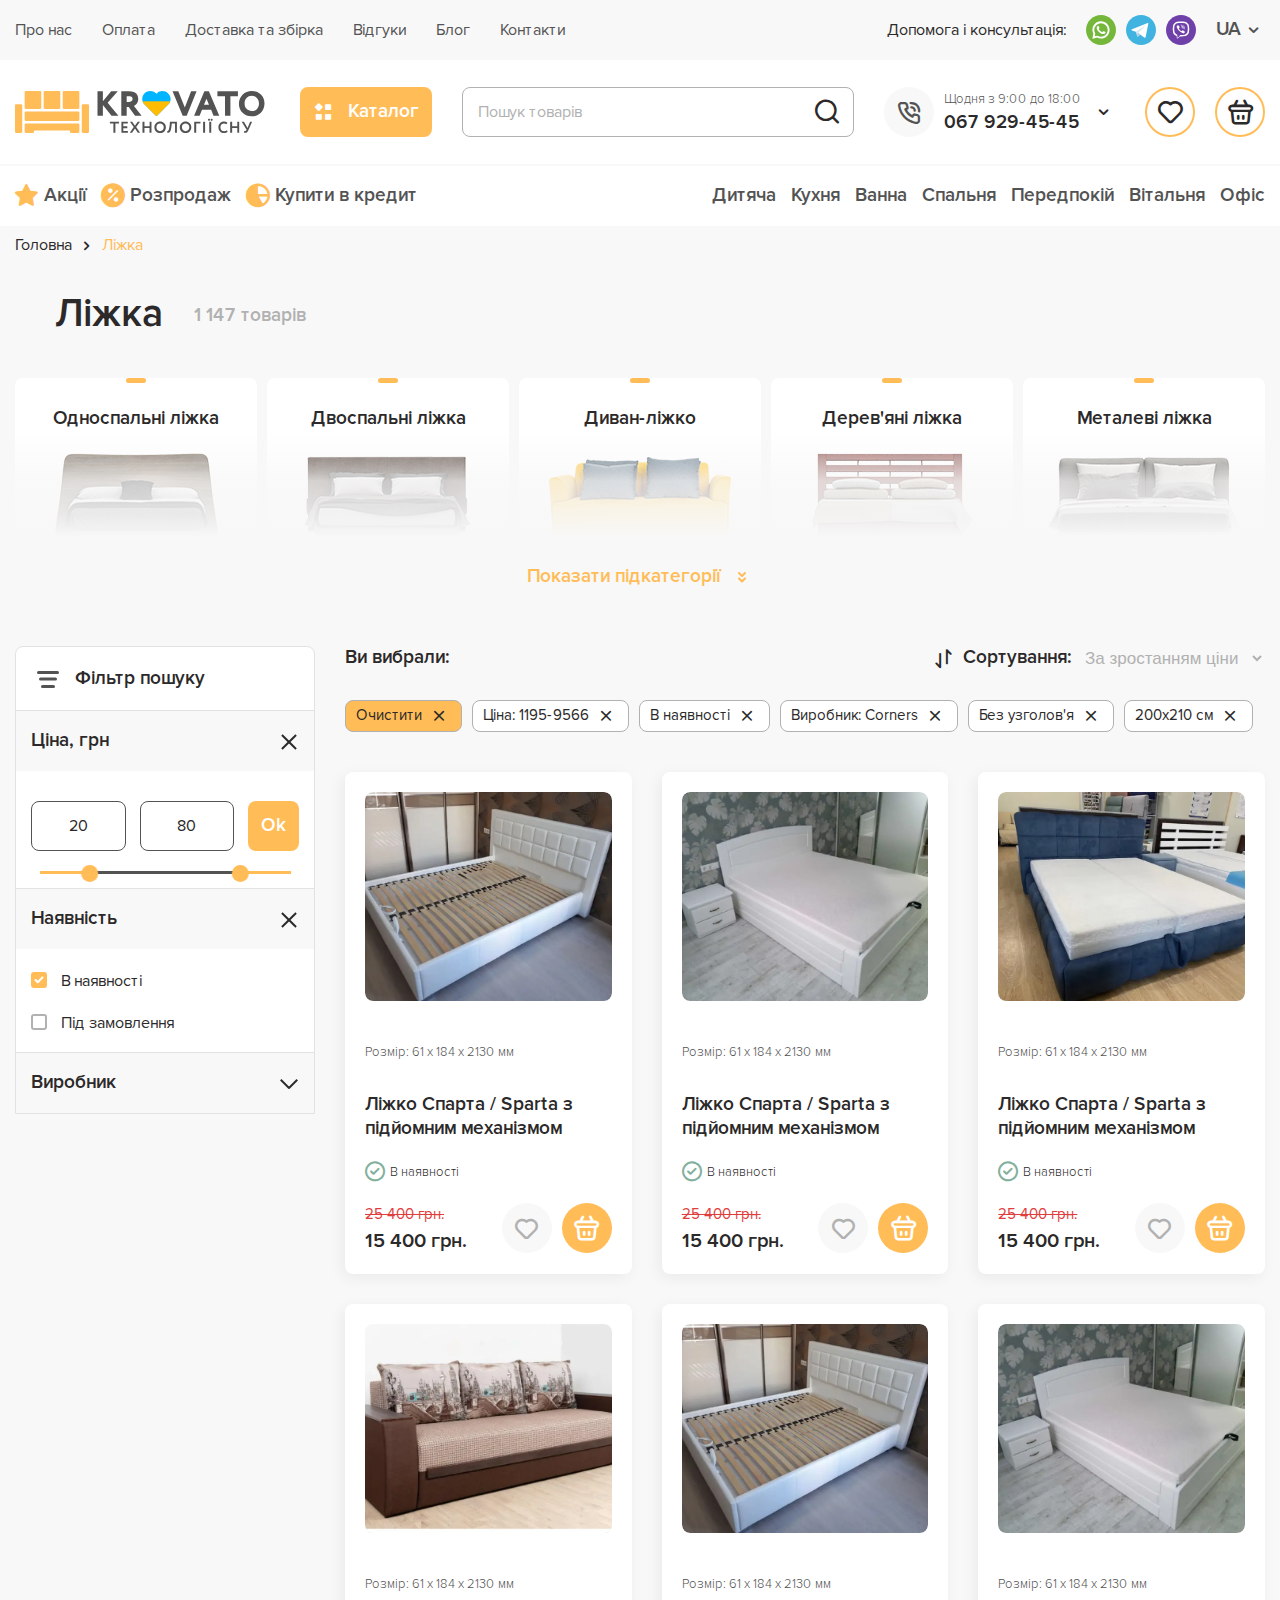
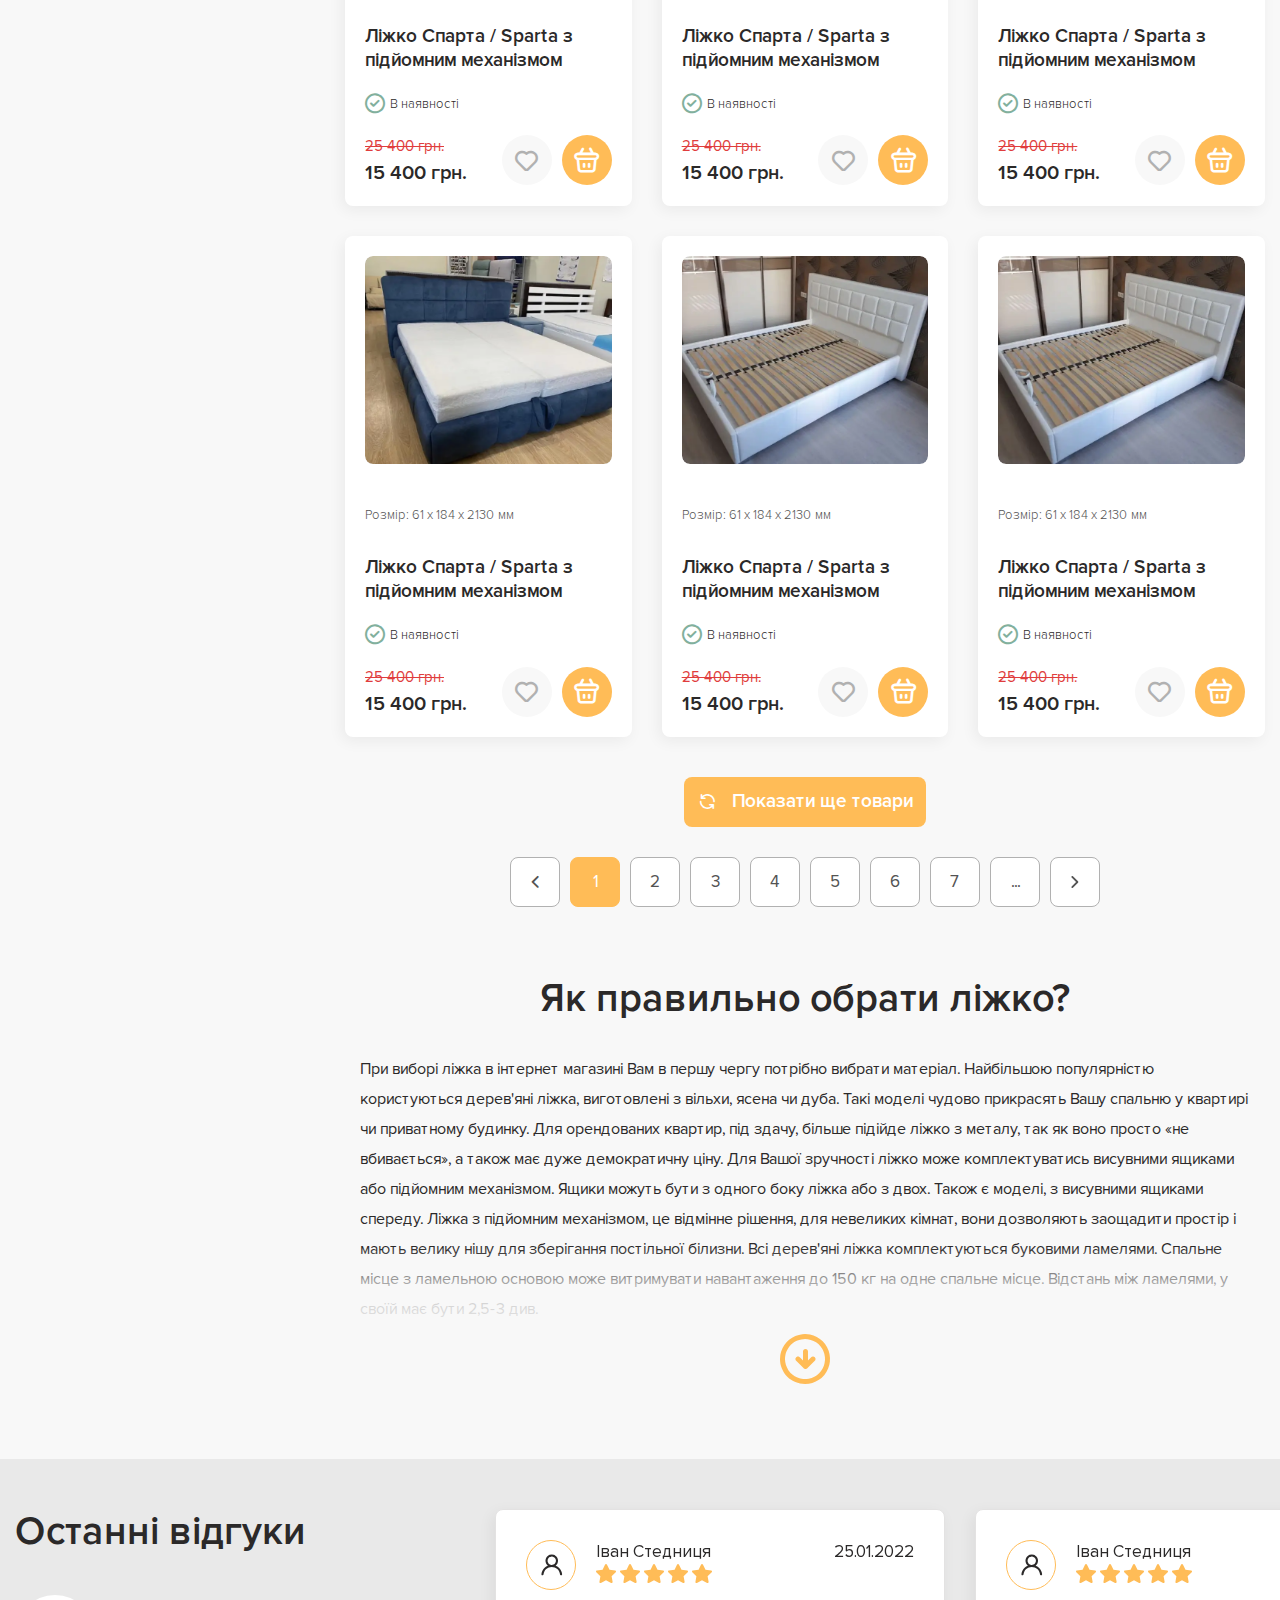
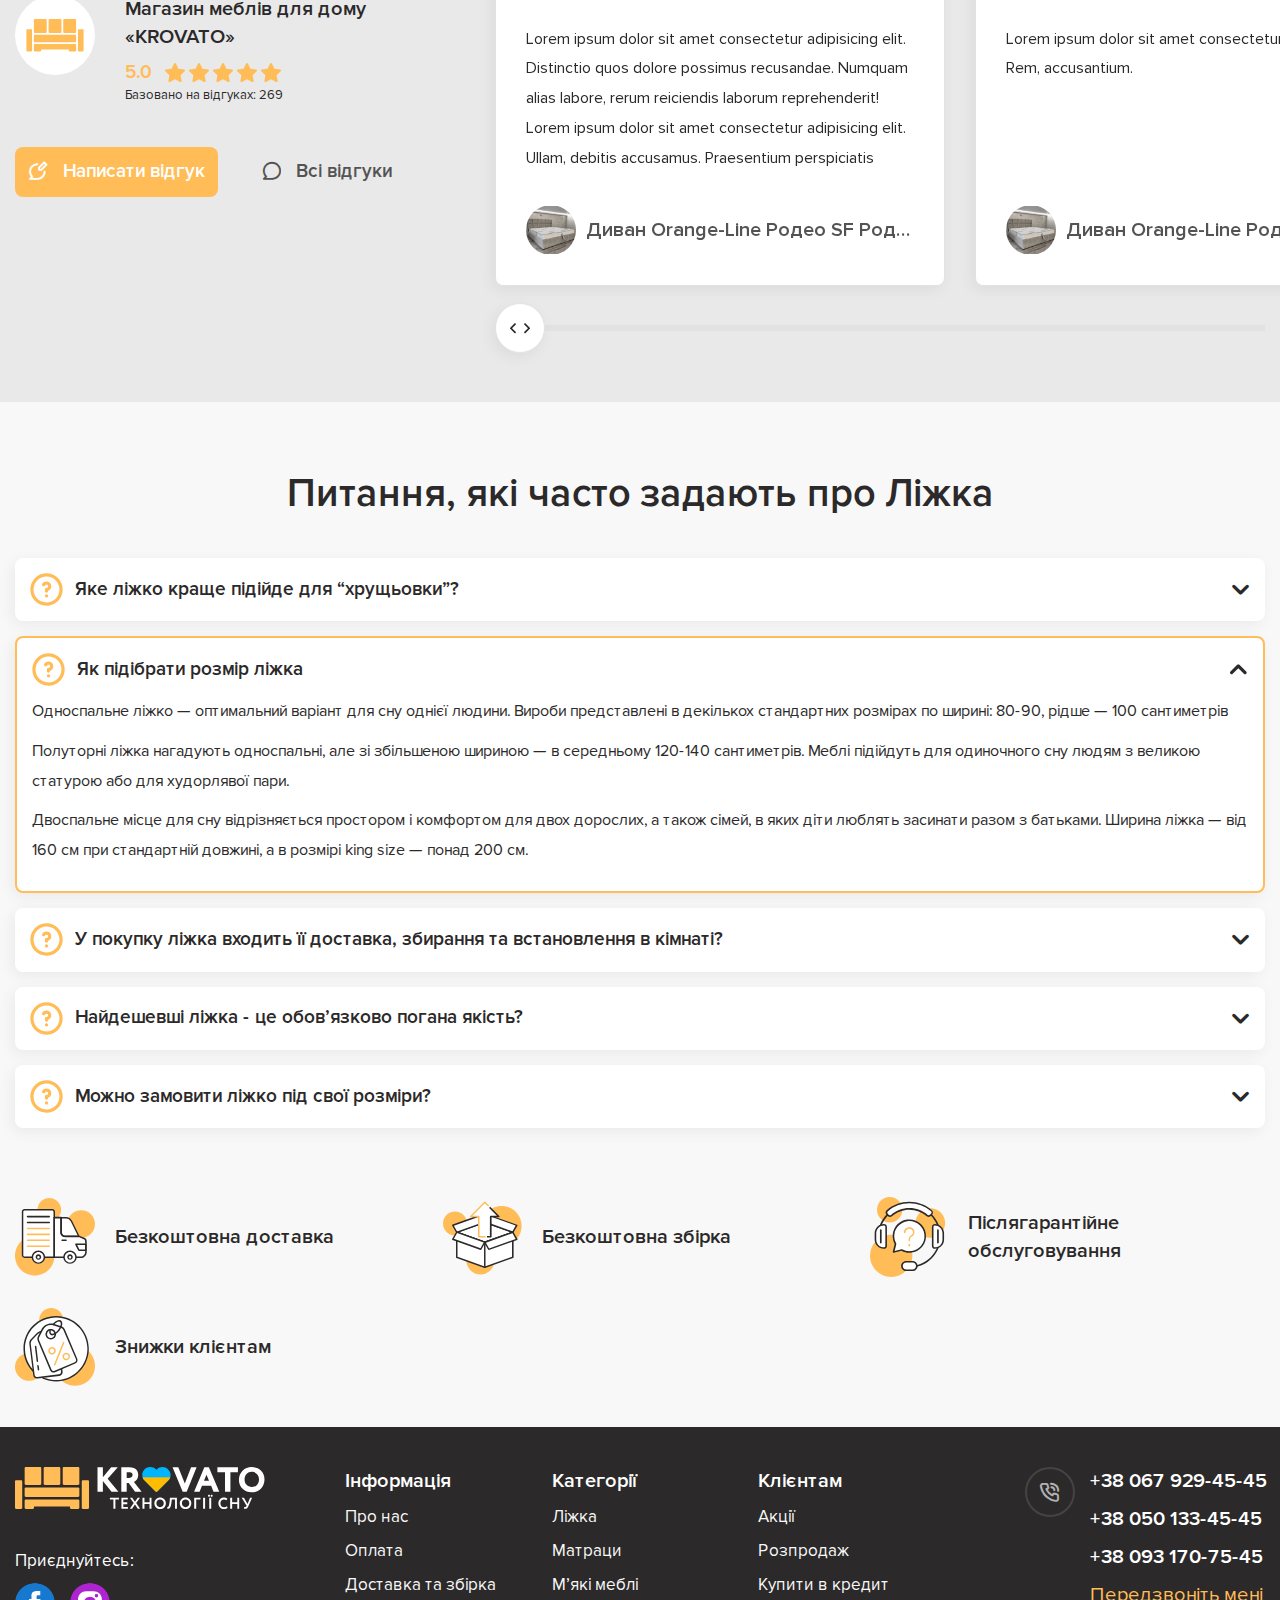
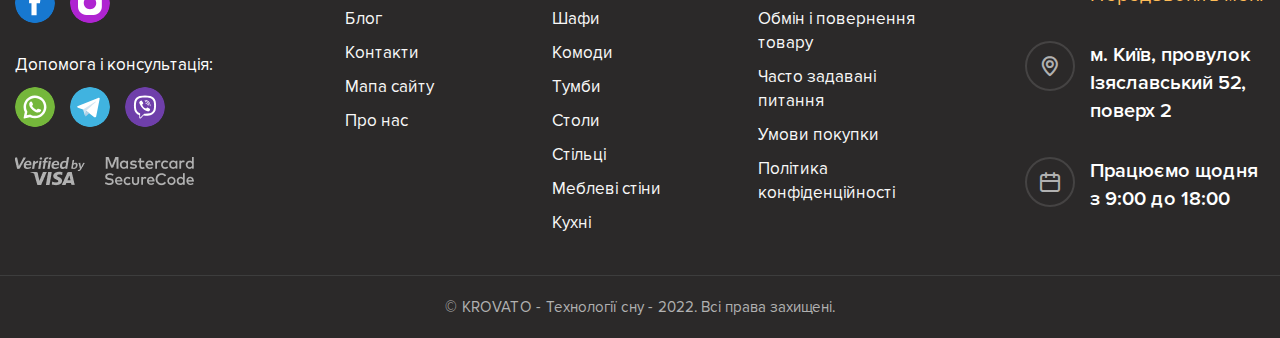
<file: category.html>
<!DOCTYPE html>
<html lang="uk">

<head>
  <meta charset="UTF-8">
  <meta name="viewport" content="width=device-width, initial-scale=1.0">
  <!-- Swiper -->
  <link rel="stylesheet" href="https://cdn.jsdelivr.net/npm/swiper@11/swiper-bundle.min.css">
  <!-- NoUiSlider -->
  <link rel="stylesheet" href="css/nouislider.css">
  <!-- <base target="_blank"> -->
  <link rel="stylesheet" href="css/style.css">
  <title>Категорія - Krovato</title>
</head>

<body>
  <div class="wrapper">
    <header class="header" id="header">
      <div class="header__top top-header">
        <div class="top-header__container">
          <nav class="top-header__menu menu">
            <ul class="menu__list">
              <li class="menu__item"><a href="" class="menu__link">Про нас</a></li>
              <li class="menu__item"><a href="" class="menu__link">Оплата</a></li>
              <li class="menu__item"><a href="" class="menu__link">Доставка та збірка</a></li>
              <li class="menu__item"><a href="products.html#body-product__reviews" class="menu__link">Відгуки</a></li>
              <li class="menu__item"><a href="" class="menu__link">Блог</a></li>
              <li class="menu__item"><a href="" class="menu__link">Контакти</a></li>
            </ul>
          </nav>
          <div class="top-header__actions actions-top-header">
            <div class="actions-top-header__social social-header">
              <div class="social-header__label">Допомога і консультація:</div>
              <div class="social-header__items">
                <a href="#" target="_blank" class="social-header__item">
                  <img class="social-header__icon" src="img/main/social_icons/whatsapp.svg" alt="icon whatsapp">
                </a>
                <a href="#" target="_blank" class="social-header__item">
                  <img class="social-header__icon" src="img/main/social_icons/telegram.svg" alt="icon telegram">
                </a>
                <a href="#" target="_blank" class="social-header__item">
                  <img class="social-header__icon" src="img/main/social_icons/viber.svg" alt="icon viber">
                </a>
              </div>
            </div>
            <div class="actions-top-header__lang lang-header">
              <button class="lang-header__current _icon-arrow-down">UA</button>
              <ul class="lang-header__list">
                <li class="lang-header__item">
                  <a href="#" class="lang-header__link">EN</a>
                </li>
                <li class="lang-header__item">
                  <a href="#" class="lang-header__link">EN</a>
                </li>
              </ul>
            </div>
          </div>
        </div>
      </div>
      <div class="header__body body-header">
        <div class="body-header__container">
          <button type="button" class="body-header__icon-menu icon-menu"><span></span></button>
          <img class="body-header__logo" src="img/header/logo.svg" alt="logo">
          <div class="body-header__catalog catalog-header">
            <button class="catalog-header__button button">
              <span class="button__icon">
                <span class=" _icon-menu-catalog"></span>
                <span class=" _icon-closed"></span>
              </span>
              <span class="button__text">Каталог</span>
            </button>
            <div class="catalog-header__items items-catalog-header">
              <div class="items-catalog-header__wrapper">
                <ul class="items-catalog-header__list">
                  <li class="items-catalog-header__item">
                    <a href="#" class="items-catalog-header__link">
                      <img class="items-catalog-header__icon" src="img/header/categories/lizhka.svg" alt="Image">
                      <span class="items-catalog-header__text">Ліжка</span>
                    </a>
                    <button class="items-catalog-header__more _icon-arrow-down"></button>
                    <div class="items-catalog-header__sub-menu">
                      <ul class="items-catalog-header__sub-list">
                        <li class="items-catalog-header__sub-item">
                          <a href="#" class="items-catalog-header__sub-link">Односпальні матраци</a>
                        </li>
                        <li class="items-catalog-header__sub-item">
                          <a href="#" class="items-catalog-header__sub-link">Двоспальні матраци</a>
                        </li>
                        <li class="items-catalog-header__sub-item">
                          <a href="#" class="items-catalog-header__sub-link">Пружинний блок Bonnel</a>
                        </li>
                        <li class="items-catalog-header__sub-item">
                          <a href="#" class="items-catalog-header__sub-link">Пружинний блок Pocket Spring</a>
                        </li>
                        <li class="items-catalog-header__sub-item">
                          <a href="#" class="items-catalog-header__sub-link">Безпружинні матраци </a>
                        </li>
                        <li class="items-catalog-header__sub-item">
                          <a href="#" class="items-catalog-header__sub-link">Матраци з ефектом Зима-Літо</a>
                        </li>
                        <li class="items-catalog-header__sub-item">
                          <a href="#" class="items-catalog-header__sub-link">Футони</a>
                        </li>
                        <li class="items-catalog-header__sub-item">
                          <a href="#" class="items-catalog-header__sub-link">Дитячі матраци
                          </a>
                        </li>
                        <li class="items-catalog-header__sub-item">
                          <a href="#" class="items-catalog-header__sub-link">Матраци Економ</a>
                        </li>
                      </ul>
                    </div>
                  </li>
                  <li class="items-catalog-header__item">
                    <a href="#" class="items-catalog-header__link">
                      <img class="items-catalog-header__icon" src="img/header/categories/matracy.svg" alt="Image">
                      <span class="items-catalog-header__text">Матраци</span>
                    </a>
                    <button class="items-catalog-header__more _icon-arrow-down"></button>
                    <div class="items-catalog-header__sub-menu">
                      <ul class="items-catalog-header__sub-list">
                        <li class="items-catalog-header__sub-item">
                          <a href="#" class="items-catalog-header__sub-link">Односпальні матраци</a>
                        </li>
                        <li class="items-catalog-header__sub-item">
                          <a href="#" class="items-catalog-header__sub-link">Двоспальні матраци</a>
                        </li>
                        <li class="items-catalog-header__sub-item">
                          <a href="#" class="items-catalog-header__sub-link">Пружинний блок Bonnel</a>
                        </li>
                        <li class="items-catalog-header__sub-item">
                          <a href="#" class="items-catalog-header__sub-link">Пружинний блок Pocket Spring</a>
                        </li>
                        <li class="items-catalog-header__sub-item">
                          <a href="#" class="items-catalog-header__sub-link">Безпружинні матраци </a>
                        </li>
                        <li class="items-catalog-header__sub-item">
                          <a href="#" class="items-catalog-header__sub-link">Матраци з ефектом Зима-Літо</a>
                        </li>
                        <li class="items-catalog-header__sub-item">
                          <a href="#" class="items-catalog-header__sub-link">Футони</a>
                        </li>
                        <li class="items-catalog-header__sub-item">
                          <a href="#" class="items-catalog-header__sub-link">Дитячі матраци
                          </a>
                        </li>
                        <li class="items-catalog-header__sub-item">
                          <a href="#" class="items-catalog-header__sub-link">Матраци Економ</a>
                        </li>
                      </ul>
                    </div>
                  </li>
                  <li class="items-catalog-header__item">
                    <a href="#" class="items-catalog-header__link">
                      <img class="items-catalog-header__icon" src="img/header/categories/myaki_mebli.svg" alt="Image">
                      <span class="items-catalog-header__text">М’які меблі</span>
                    </a>
                    <button class="items-catalog-header__more _icon-arrow-down"></button>
                    <div class="items-catalog-header__sub-menu">
                      <ul class="items-catalog-header__sub-list">
                        <li class="items-catalog-header__sub-item">
                          <a href="#" class="items-catalog-header__sub-link">Односпальні матраци</a>
                        </li>
                        <li class="items-catalog-header__sub-item">
                          <a href="#" class="items-catalog-header__sub-link">Двоспальні матраци</a>
                        </li>
                        <li class="items-catalog-header__sub-item">
                          <a href="#" class="items-catalog-header__sub-link">Пружинний блок Bonnel</a>
                        </li>
                        <li class="items-catalog-header__sub-item">
                          <a href="#" class="items-catalog-header__sub-link">Пружинний блок Pocket Spring</a>
                        </li>
                        <li class="items-catalog-header__sub-item">
                          <a href="#" class="items-catalog-header__sub-link">Безпружинні матраци </a>
                        </li>
                        <li class="items-catalog-header__sub-item">
                          <a href="#" class="items-catalog-header__sub-link">Матраци з ефектом Зима-Літо</a>
                        </li>
                        <li class="items-catalog-header__sub-item">
                          <a href="#" class="items-catalog-header__sub-link">Футони</a>
                        </li>
                        <li class="items-catalog-header__sub-item">
                          <a href="#" class="items-catalog-header__sub-link">Дитячі матраци
                          </a>
                        </li>
                        <li class="items-catalog-header__sub-item">
                          <a href="#" class="items-catalog-header__sub-link">Матраци Економ</a>
                        </li>
                      </ul>
                    </div>
                  </li>
                  <li class="items-catalog-header__item">
                    <a href="#" class="items-catalog-header__link">
                      <img class="items-catalog-header__icon" src="img/header/categories/shafy.svg" alt="Image">
                      <span class="items-catalog-header__text">Шафи</span>
                    </a>
                    <button class="items-catalog-header__more _icon-arrow-down"></button>
                    <div class="items-catalog-header__sub-menu">
                      <ul class="items-catalog-header__sub-list">
                        <li class="items-catalog-header__sub-item">
                          <a href="#" class="items-catalog-header__sub-link">Односпальні матраци</a>
                        </li>
                        <li class="items-catalog-header__sub-item">
                          <a href="#" class="items-catalog-header__sub-link">Двоспальні матраци</a>
                        </li>
                        <li class="items-catalog-header__sub-item">
                          <a href="#" class="items-catalog-header__sub-link">Пружинний блок Bonnel</a>
                        </li>
                        <li class="items-catalog-header__sub-item">
                          <a href="#" class="items-catalog-header__sub-link">Пружинний блок Pocket Spring</a>
                        </li>
                        <li class="items-catalog-header__sub-item">
                          <a href="#" class="items-catalog-header__sub-link">Безпружинні матраци </a>
                        </li>
                        <li class="items-catalog-header__sub-item">
                          <a href="#" class="items-catalog-header__sub-link">Матраци з ефектом Зима-Літо</a>
                        </li>
                        <li class="items-catalog-header__sub-item">
                          <a href="#" class="items-catalog-header__sub-link">Футони</a>
                        </li>
                        <li class="items-catalog-header__sub-item">
                          <a href="#" class="items-catalog-header__sub-link">Дитячі матраци
                          </a>
                        </li>
                        <li class="items-catalog-header__sub-item">
                          <a href="#" class="items-catalog-header__sub-link">Матраци Економ</a>
                        </li>
                      </ul>
                    </div>
                  </li>
                  <li class="items-catalog-header__item">
                    <a href="#" class="items-catalog-header__link">
                      <img class="items-catalog-header__icon" src="img/header/categories/komod.svg" alt="Image">
                      <span class="items-catalog-header__text">Комоди</span>
                    </a>
                    <button class="items-catalog-header__more _icon-arrow-down"></button>
                    <div class="items-catalog-header__sub-menu">
                      <ul class="items-catalog-header__sub-list">
                        <li class="items-catalog-header__sub-item">
                          <a href="#" class="items-catalog-header__sub-link">Односпальні матраци</a>
                        </li>
                        <li class="items-catalog-header__sub-item">
                          <a href="#" class="items-catalog-header__sub-link">Двоспальні матраци</a>
                        </li>
                        <li class="items-catalog-header__sub-item">
                          <a href="#" class="items-catalog-header__sub-link">Пружинний блок Bonnel</a>
                        </li>
                        <li class="items-catalog-header__sub-item">
                          <a href="#" class="items-catalog-header__sub-link">Пружинний блок Pocket Spring</a>
                        </li>
                        <li class="items-catalog-header__sub-item">
                          <a href="#" class="items-catalog-header__sub-link">Безпружинні матраци </a>
                        </li>
                        <li class="items-catalog-header__sub-item">
                          <a href="#" class="items-catalog-header__sub-link">Матраци з ефектом Зима-Літо</a>
                        </li>
                        <li class="items-catalog-header__sub-item">
                          <a href="#" class="items-catalog-header__sub-link">Футони</a>
                        </li>
                        <li class="items-catalog-header__sub-item">
                          <a href="#" class="items-catalog-header__sub-link">Дитячі матраци
                          </a>
                        </li>
                        <li class="items-catalog-header__sub-item">
                          <a href="#" class="items-catalog-header__sub-link">Матраци Економ</a>
                        </li>
                      </ul>
                    </div>
                  </li>
                  <li class="items-catalog-header__item">
                    <a href="#" class="items-catalog-header__link">
                      <img class="items-catalog-header__icon" src="img/header/categories/tumba.svg" alt="Image">
                      <span class="items-catalog-header__text">Тумби</span>
                    </a>
                    <button class="items-catalog-header__more _icon-arrow-down"></button>
                    <div class="items-catalog-header__sub-menu">
                      <ul class="items-catalog-header__sub-list">
                        <li class="items-catalog-header__sub-item">
                          <a href="#" class="items-catalog-header__sub-link">Односпальні матраци</a>
                        </li>
                        <li class="items-catalog-header__sub-item">
                          <a href="#" class="items-catalog-header__sub-link">Двоспальні матраци</a>
                        </li>
                        <li class="items-catalog-header__sub-item">
                          <a href="#" class="items-catalog-header__sub-link">Пружинний блок Bonnel</a>
                        </li>
                        <li class="items-catalog-header__sub-item">
                          <a href="#" class="items-catalog-header__sub-link">Пружинний блок Pocket Spring</a>
                        </li>
                        <li class="items-catalog-header__sub-item">
                          <a href="#" class="items-catalog-header__sub-link">Безпружинні матраци </a>
                        </li>
                        <li class="items-catalog-header__sub-item">
                          <a href="#" class="items-catalog-header__sub-link">Матраци з ефектом Зима-Літо</a>
                        </li>
                        <li class="items-catalog-header__sub-item">
                          <a href="#" class="items-catalog-header__sub-link">Футони</a>
                        </li>
                        <li class="items-catalog-header__sub-item">
                          <a href="#" class="items-catalog-header__sub-link">Дитячі матраци
                          </a>
                        </li>
                        <li class="items-catalog-header__sub-item">
                          <a href="#" class="items-catalog-header__sub-link">Матраци Економ</a>
                        </li>
                      </ul>
                    </div>
                  </li>
                  <li class="items-catalog-header__item">
                    <a href="#" class="items-catalog-header__link">
                      <img class="items-catalog-header__icon" src="img/header/categories/stoly.svg" alt="Image">
                      <span class="items-catalog-header__text">Столи</span>
                    </a>
                    <button class="items-catalog-header__more _icon-arrow-down"></button>
                    <div class="items-catalog-header__sub-menu">
                      <ul class="items-catalog-header__sub-list">
                        <li class="items-catalog-header__sub-item">
                          <a href="#" class="items-catalog-header__sub-link">Односпальні матраци</a>
                        </li>
                        <li class="items-catalog-header__sub-item">
                          <a href="#" class="items-catalog-header__sub-link">Двоспальні матраци</a>
                        </li>
                        <li class="items-catalog-header__sub-item">
                          <a href="#" class="items-catalog-header__sub-link">Пружинний блок Bonnel</a>
                        </li>
                        <li class="items-catalog-header__sub-item">
                          <a href="#" class="items-catalog-header__sub-link">Пружинний блок Pocket Spring</a>
                        </li>
                        <li class="items-catalog-header__sub-item">
                          <a href="#" class="items-catalog-header__sub-link">Безпружинні матраци </a>
                        </li>
                        <li class="items-catalog-header__sub-item">
                          <a href="#" class="items-catalog-header__sub-link">Матраци з ефектом Зима-Літо</a>
                        </li>
                        <li class="items-catalog-header__sub-item">
                          <a href="#" class="items-catalog-header__sub-link">Футони</a>
                        </li>
                        <li class="items-catalog-header__sub-item">
                          <a href="#" class="items-catalog-header__sub-link">Дитячі матраци
                          </a>
                        </li>
                        <li class="items-catalog-header__sub-item">
                          <a href="#" class="items-catalog-header__sub-link">Матраци Економ</a>
                        </li>
                      </ul>
                    </div>
                  </li>
                  <li class="items-catalog-header__item">
                    <a href="#" class="items-catalog-header__link">
                      <img class="items-catalog-header__icon" src="img/header/categories/stilci.svg" alt="Image">
                      <span class="items-catalog-header__text">Стільці</span>
                    </a>
                    <button class="items-catalog-header__more _icon-arrow-down"></button>
                    <div class="items-catalog-header__sub-menu">
                      <ul class="items-catalog-header__sub-list">
                        <li class="items-catalog-header__sub-item">
                          <a href="#" class="items-catalog-header__sub-link">Односпальні матраци</a>
                        </li>
                        <li class="items-catalog-header__sub-item">
                          <a href="#" class="items-catalog-header__sub-link">Двоспальні матраци</a>
                        </li>
                        <li class="items-catalog-header__sub-item">
                          <a href="#" class="items-catalog-header__sub-link">Пружинний блок Bonnel</a>
                        </li>
                        <li class="items-catalog-header__sub-item">
                          <a href="#" class="items-catalog-header__sub-link">Пружинний блок Pocket Spring</a>
                        </li>
                        <li class="items-catalog-header__sub-item">
                          <a href="#" class="items-catalog-header__sub-link">Безпружинні матраци </a>
                        </li>
                        <li class="items-catalog-header__sub-item">
                          <a href="#" class="items-catalog-header__sub-link">Матраци з ефектом Зима-Літо</a>
                        </li>
                        <li class="items-catalog-header__sub-item">
                          <a href="#" class="items-catalog-header__sub-link">Футони</a>
                        </li>
                        <li class="items-catalog-header__sub-item">
                          <a href="#" class="items-catalog-header__sub-link">Дитячі матраци
                          </a>
                        </li>
                        <li class="items-catalog-header__sub-item">
                          <a href="#" class="items-catalog-header__sub-link">Матраци Економ</a>
                        </li>
                      </ul>
                    </div>
                  </li>
                  <li class="items-catalog-header__item">
                    <a href="#" class="items-catalog-header__link">
                      <img class="items-catalog-header__icon" src="img/header/categories/mstiny.svg" alt="Image">
                      <span class="items-catalog-header__text">Меблеві стіни</span>
                    </a>
                    <button class="items-catalog-header__more _icon-arrow-down"></button>
                    <div class="items-catalog-header__sub-menu">
                      <ul class="items-catalog-header__sub-list">
                        <li class="items-catalog-header__sub-item">
                          <a href="#" class="items-catalog-header__sub-link">Односпальні матраци</a>
                        </li>
                        <li class="items-catalog-header__sub-item">
                          <a href="#" class="items-catalog-header__sub-link">Двоспальні матраци</a>
                        </li>
                        <li class="items-catalog-header__sub-item">
                          <a href="#" class="items-catalog-header__sub-link">Пружинний блок Bonnel</a>
                        </li>
                        <li class="items-catalog-header__sub-item">
                          <a href="#" class="items-catalog-header__sub-link">Пружинний блок Pocket Spring</a>
                        </li>
                        <li class="items-catalog-header__sub-item">
                          <a href="#" class="items-catalog-header__sub-link">Безпружинні матраци </a>
                        </li>
                        <li class="items-catalog-header__sub-item">
                          <a href="#" class="items-catalog-header__sub-link">Матраци з ефектом Зима-Літо</a>
                        </li>
                        <li class="items-catalog-header__sub-item">
                          <a href="#" class="items-catalog-header__sub-link">Футони</a>
                        </li>
                        <li class="items-catalog-header__sub-item">
                          <a href="#" class="items-catalog-header__sub-link">Дитячі матраци
                          </a>
                        </li>
                        <li class="items-catalog-header__sub-item">
                          <a href="#" class="items-catalog-header__sub-link">Матраци Економ</a>
                        </li>
                      </ul>
                    </div>
                  </li>
                  <li class="items-catalog-header__item">
                    <a href="#" class="items-catalog-header__link">
                      <img class="items-catalog-header__icon" src="img/header/categories/kuhni.svg" alt="Image">
                      <span class="items-catalog-header__text">Кухні</span>
                    </a>
                    <button class="items-catalog-header__more _icon-arrow-down"></button>
                    <div class="items-catalog-header__sub-menu">
                      <ul class="items-catalog-header__sub-list">
                        <li class="items-catalog-header__sub-item">
                          <a href="#" class="items-catalog-header__sub-link">Односпальні матраци</a>
                        </li>
                        <li class="items-catalog-header__sub-item">
                          <a href="#" class="items-catalog-header__sub-link">Двоспальні матраци</a>
                        </li>
                        <li class="items-catalog-header__sub-item">
                          <a href="#" class="items-catalog-header__sub-link">Пружинний блок Bonnel</a>
                        </li>
                        <li class="items-catalog-header__sub-item">
                          <a href="#" class="items-catalog-header__sub-link">Пружинний блок Pocket Spring</a>
                        </li>
                        <li class="items-catalog-header__sub-item">
                          <a href="#" class="items-catalog-header__sub-link">Безпружинні матраци </a>
                        </li>
                        <li class="items-catalog-header__sub-item">
                          <a href="#" class="items-catalog-header__sub-link">Матраци з ефектом Зима-Літо</a>
                        </li>
                        <li class="items-catalog-header__sub-item">
                          <a href="#" class="items-catalog-header__sub-link">Футони</a>
                        </li>
                        <li class="items-catalog-header__sub-item">
                          <a href="#" class="items-catalog-header__sub-link">Дитячі матраци
                          </a>
                        </li>
                        <li class="items-catalog-header__sub-item">
                          <a href="#" class="items-catalog-header__sub-link">Матраци Економ</a>
                        </li>
                      </ul>
                    </div>
                  </li>
                </ul>
              </div>
            </div>
          </div>
          <form action="#" class="body-header__search search-header">
            <button class="search-header__open">
              <span class=" _icon-search"></span>
              <span class=" _icon-across"></span>
            </button>
            <div class="search-header__body">
              <input minlength="3" required autocomplete="off" type="text" name="form[data]" data-error="Помилка" placeholder="Пошук товарів" class="search-header__input">
              <button class="search-header__button _icon-search" type="submit"></button>
            </div>
          </form>
          <div class="body-header__contacts contacts-header">
            <div class="contacts-header__current current-contacts-header">
              <button class="current-contacts-header__phone-icon _icon-phone"></button>
              <div class="current-contacts-header__body">
                <span class="current-contacts-header__schedule">Щодня з 9:00 до 18:00</span>
                <a href="tel:0679294545" class="current-contacts-header__phone _icon-phone">067 929-45-45
                </a>
              </div>
              <button class="current-contacts-header__arrow">
                <span class=" _icon-arrow-down"></span>
                <span class=" _icon-dagger"></span>
              </button>
            </div>
            <ul class="contacts-header__list">
              <li class="contacts-header__item">
                <a href="tel:0501334545" class="contacts-header__link">050 133-45-45</a>
              </li>
              <li class="contacts-header__item">
                <a href="tel:0931707545" class="contacts-header__link">093 170-75-45</a>
              </li>
              <li class="contacts-header__item">
                <button class="contacts-header__callme">Передзвоніть мені</button>
              </li>
            </ul>
          </div>
          <div class="body-header__actions actions-body-header">
            <a href="#" class="actions-body-header__item _icon-heart"></a>
            <a href="#" class="actions-body-header__item _icon-basket"></a>
            <div class="actions-body-header__cart cart-header">
              <div class="cart-header__header">
                <h4 class="cart-header__title">Ваш кошик<span>4</span></h4>
                <button type="button" class="cart-header__close _icon-across"></button>
              </div>
              <div class="cart-header__items">
                <article class="cart-header__item item-cart-header">
                  <a href="#" class="item-cart-header__link-image">
                    <img class="item-cart-header__image" src="img/main/products/img_01.webp" alt="Image">
                  </a>
                  <div class="item-cart-header__body">
                    <div class="item-cart-header__size">Розмір: 61 x 184 x 2130&nbsp;мм</div>
                    <h5 class="item-cart-header__title">
                      <a href="#" class="item-cart-header__link-title">Ліжко Спарта / Sparta з підйомним механізмом</a>
                    </h5>
                    <div class="item-cart-header__stock _icon-check-mark">В наявності</div>
                  </div>
                  <button type="button" class="item-cart-header__close _icon-dagger"></button>
                  <form class="item-cart-header__quantity quantity">
                    <button type="button" class="quantity__button _icon-minus"></button>
                    <input minlength="1" value="1" type="text" class="quantity__input">
                    <button type="button" class="quantity__button _icon-plus"></button>
                  </form>
                  <div class="item-cart-header__price price-item-cart-header">
                    <div class="price-item-cart-header__old">25 400 грн.</div>
                    <div class="price-item-cart-header__current">15 400 грн.</div>
                  </div>
                </article>
                <article class="cart-header__item item-cart-header">
                  <a href="#" class="item-cart-header__link-image">
                    <img class="item-cart-header__image" src="img/main/products/img_02.webp" alt="Image">
                  </a>
                  <div class="item-cart-header__body">
                    <div class="item-cart-header__size">Розмір: 61 x 184 x 2130&nbsp;мм</div>
                    <h5 class="item-cart-header__title">
                      <a href="#" class="item-cart-header__link-title">Ліжко Спарта / Sparta з підйомним механізмом</a>
                    </h5>
                    <div class="item-cart-header__stock _icon-check-mark">В наявності</div>
                  </div>
                  <button type="button" class="item-cart-header__close _icon-dagger"></button>
                  <form class="item-cart-header__quantity quantity">
                    <button type="button" class="quantity__button _icon-minus"></button>
                    <input minlength="1" value="1" type="text" class="quantity__input">
                    <button type="button" class="quantity__button _icon-plus"></button>
                  </form>
                  <div class="item-cart-header__price price-item-cart-header">
                    <div class="price-item-cart-header__old">25 400 грн.</div>
                    <div class="price-item-cart-header__current">15 400 грн.</div>
                  </div>
                </article>
              </div>
              <div class="cart-header__footer">
                <a href="#" class="cart-header__checkout button">ОФОРМИТИ ЗАМОВЛЕННЯ</a>
                <a href="#" class="cart-header__continue button button--border">Продовжити покупки</a>
              </div>
            </div>
          </div>
        </div>
      </div>
      <div class="header__bottom bottom-header">
        <div class="bottom-header__container">
          <div class="bottom-header__menus">
            <ul class="bottom-header__list">
              <li class="bottom-header__item">
                <a href="#" class="bottom-header__link _icon-star">Акції</a>
              </li>
              <li class="bottom-header__item">
                <a href="#" class="bottom-header__link _icon-interest">Розпродаж</a>
              </li>
              <li class="bottom-header__item">
                <a href="#" class="bottom-header__link _icon-credit">Купити в кредит</a>
              </li>
            </ul>
            <ul class="bottom-header__list">
              <li class="bottom-header__item">
                <a href="#" class="bottom-header__link">Дитяча</a>
              </li>
              <li class="bottom-header__item">
                <a href="#" class="bottom-header__link">Кухня</a>
              </li>
              <li class="bottom-header__item">
                <a href="#" class="bottom-header__link">Ванна</a>
              </li>
              <li class="bottom-header__item">
                <a href="#" class="bottom-header__link">Спальня</a>
              </li>
              <li class="bottom-header__item">
                <a href="#" class="bottom-header__link">Передпокій</a>
              </li>
              <li class="bottom-header__item">
                <a href="#" class="bottom-header__link">Вітальня</a>
              </li>
              <li class="bottom-header__item">
                <a href="#" class="bottom-header__link">Офіс</a>
              </li>
            </ul>
          </div>
        </div>
      </div>
    </header>
    <main class="category">
      <div class="category__breadcrumbs breadcrumbs">
        <div class="breadcrumbs__container">
          <ul class="breadcrumbs__list">
            <li class="breadcrumbs__item _icon-arrow-down">
              <a href="#" class="breadcrumbs__link">Головна</a>
            </li>
            <li class="breadcrumbs__item">Ліжка</li>
          </ul>
        </div>
      </div>
      <div class="category__block-header block-header block-header--margin block-header--gc">
        <div class="block-header__content">
          <h1 class="block-header__title title">Ліжка</h1>
          <div class="block-header__text">1 147 товарів</div>
        </div>
      </div>
      <div class="category__list list-category">
        <div class="list-category__container">
          <div data-show-more="175" class="list-category__body">
            <ul data-show-more-text class="list-category__items">
              <li class="list-category__item item-list-category">
                <a href="#" class="item-list-category__link">
                  <span class="item-list-category__name">Односпальні ліжка
                  </span>
                  <img class="item-list-category__image" src="img/category/01.png" alt="Image">
                </a>
              </li>
              <li class="list-category__item item-list-category">
                <a href="#" class="item-list-category__link">
                  <span class="item-list-category__name">Двоспальні ліжка
                  </span>
                  <img class="item-list-category__image" src="img/category/02.png" alt="Image">
                </a>
              </li>
              <li class="list-category__item item-list-category">
                <a href="#" class="item-list-category__link">
                  <span class="item-list-category__name">Диван-ліжко</span>
                  <img class="item-list-category__image" src="img/category/03.png" alt="Image">
                </a>
              </li>
              <li class="list-category__item item-list-category">
                <a href="#" class="item-list-category__link">
                  <span class="item-list-category__name">Дерев'яні ліжка
                  </span>
                  <img class="item-list-category__image" src="img/category/04.png" alt="Image">
                </a>
              </li>
              <li class="list-category__item item-list-category">
                <a href="#" class="item-list-category__link">
                  <span class="item-list-category__name">Металеві ліжка
                  </span>
                  <img class="item-list-category__image" src="img/category/05.png" alt="Image">
                </a>
              </li>
              <li class="list-category__item item-list-category">
                <a href="#" class="item-list-category__link">
                  <span class="item-list-category__name">Односпальні ліжка
                  </span>
                  <img class="item-list-category__image" src="img/category/01.png" alt="Image">
                </a>
              </li>
              <li class="list-category__item item-list-category">
                <a href="#" class="item-list-category__link">
                  <span class="item-list-category__name">Двоспальні ліжка
                  </span>
                  <img class="item-list-category__image" src="img/category/02.png" alt="Image">
                </a>
              </li>
              <li class="list-category__item item-list-category">
                <a href="#" class="item-list-category__link">
                  <span class="item-list-category__name">Диван-ліжко</span>
                  <img class="item-list-category__image" src="img/category/03.png" alt="Image">
                </a>
              </li>
              <li class="list-category__item item-list-category">
                <a href="#" class="item-list-category__link">
                  <span class="item-list-category__name">Дерев'яні ліжка
                  </span>
                  <img class="item-list-category__image" src="img/category/04.png" alt="Image">
                </a>
              </li>
              <li class="list-category__item item-list-category">
                <a href="#" class="item-list-category__link">
                  <span class="item-list-category__name">Металеві ліжка
                  </span>
                  <img class="item-list-category__image" src="img/category/05.png" alt="Image">
                </a>
              </li>
              <li class="list-category__item item-list-category">
                <a href="#" class="item-list-category__link">
                  <span class="item-list-category__name">Односпальні ліжка
                  </span>
                  <img class="item-list-category__image" src="img/category/01.png" alt="Image">
                </a>
              </li>
              <li class="list-category__item item-list-category">
                <a href="#" class="item-list-category__link">
                  <span class="item-list-category__name">Двоспальні ліжка
                  </span>
                  <img class="item-list-category__image" src="img/category/02.png" alt="Image">
                </a>
              </li>
              <li class="list-category__item item-list-category">
                <a href="#" class="item-list-category__link">
                  <span class="item-list-category__name">Диван-ліжко</span>
                  <img class="item-list-category__image" src="img/category/03.png" alt="Image">
                </a>
              </li>
              <li class="list-category__item item-list-category">
                <a href="#" class="item-list-category__link">
                  <span class="item-list-category__name">Дерев'яні ліжка
                  </span>
                  <img class="item-list-category__image" src="img/category/04.png" alt="Image">
                </a>
              </li>
              <li class="list-category__item item-list-category">
                <a href="#" class="item-list-category__link">
                  <span class="item-list-category__name">Металеві ліжка
                  </span>
                  <img class="item-list-category__image" src="img/category/05.png" alt="Image">
                </a>
              </li>
            </ul>
            <button data-show-more-button class="list-category__button button-more" type="button">
              <span class=" _icon-double-arrows-up">Показати підкатегорії</span>
              <span class=" _icon-double-arrows-up">Приховати підкатегорії</span>
            </button>
          </div>
        </div>
      </div>
      <div class="category__content">
        <div class="category__container">
          <aside data-spollers class="category__filter filter">
            <details data-spoller="991.98" class="filter__content">
              <summary data-spoller-item class="filter__header header-filter">
                <div class="header-filter__icon"><span></span></div>
                <div class="header-filter__title">Фільтр пошуку</div>
              </summary>
              <form data-spollers action="#" class="filter__body body-filter">
                <details data-spoller open class="body-filter__item item-filter">
                  <summary data-spoller-item class="item-filter__header">
                    <div class="item-filter__title">Ціна, грн</div>
                    <div class="item-filter__icon"></div>
                  </summary>
                  <div class="item-filter__body">
                    <div class="filter-price">
                      <div class="filter-price__body">
                        <input name="price-from" class="filter-price__input filter-price__input--from" type="text">
                        <input name="price-to" class="filter-price__input filter-price__input--to" type="text">
                        <button class="filter-price__button button" type="button">Ok</button>
                      </div>
                      <div class="filter-price__range"></div>
                    </div>
                  </div>
                </details>
                <details data-spoller open class="body-filter__item item-filter">
                  <summary data-spoller-item class="item-filter__header">
                    <div class="item-filter__title">Наявність</div>
                    <div class="item-filter__icon"></div>
                  </summary>
                  <div class="item-filter__body">
                    <ul class="item-filter__list list-filter">
                      <li class="list-filter__item">
                        <label class="checkbox">
                          <input checked class="checkbox__input" type="checkbox">
                          <span class="checkbox__text">В наявності</span>
                        </label>
                      </li>
                      <li class="list-filter__item">
                        <label class="checkbox">
                          <input class="checkbox__input" type="checkbox">
                          <span class="checkbox__text">Під замовлення</span>
                        </label>
                      </li>
                    </ul>
                  </div>
                </details>
                <details data-spoller class="body-filter__item item-filter">
                  <summary data-spoller-item class="item-filter__header">
                    <div class="item-filter__title">Виробник</div>
                    <div class="item-filter__icon"></div>
                  </summary>
                  <div class="item-filter__body">
                    <ul class="item-filter__list list-filter">
                      <li class="list-filter__item">
                        <label class="checkbox">
                          <input checked class="checkbox__input" type="checkbox">
                          <span class="checkbox__text">Corners</span>
                        </label>
                      </li>
                      <li class="list-filter__item">
                        <label class="checkbox">
                          <input class="checkbox__input" type="checkbox">
                          <span class="checkbox__text">Estella</span>
                        </label>
                      </li>
                      <li class="list-filter__item">
                        <label class="checkbox">
                          <input class="checkbox__input" type="checkbox">
                          <span class="checkbox__text">Green Line</span>
                        </label>
                      </li>
                      <li class="list-filter__item">
                        <label class="checkbox">
                          <input class="checkbox__input" type="checkbox">
                          <span class="checkbox__text">Legko</span>
                        </label>
                      </li>
                      <li class="list-filter__item">
                        <label class="checkbox">
                          <input class="checkbox__input" type="checkbox">
                          <span class="checkbox__text">MiroMark</span>
                        </label>
                      </li>
                      <li class="list-filter__item">
                        <label class="checkbox">
                          <input class="checkbox__input" type="checkbox">
                          <span class="checkbox__text">Novelty</span>
                        </label>
                      </li>
                    </ul>
                  </div>
                </details>
              </form>
            </details>
          </aside>
          <div class="category__body body-category">
            <div class="body-category__header header-body-category">
              <div class="header-body-category__title">Ви вибрали:</div>
              <div class="header-body-category__sort sort-category">
                <div class="sort-category__label _icon-sorting">Сортування:</div>
                <select class="sort-category__select" name="form[]">
                  <option class=" _icon-arrow-down" value="1" selected>За зростанням ціни</option>
                  <option value="2">Пункт №2</option>
                  <option value="3">Пункт №3</option>
                  <option value="4">Пункт №4</option>
                </select>
              </div>
              <div class="header-body-category__items">
                <button class="header-body-category__item header-body-category__item--clean _icon-across">Очистити</button>
                <button class="header-body-category__item header-body-category__item--price _icon-across">Ціна: 1195-9566</button>
                <button class="header-body-category__item header-body-category__item--stock _icon-across">В наявності</button>
                <button class="header-body-category__item _icon-across">Виробник: Corners</button>
                <button class="header-body-category__item _icon-across">Без узголов'я</button>
                <button class="header-body-category__item _icon-across">200x210 см</button>
              </div>
            </div>
            <div class="body-category__content">
              <div class="body-category__items">
                <article class="body-category__item item-product">
                  <a href="#" class="item-product__link">
                    <img class="item-product__image" src="img/main/products/img_01.webp" alt="Image 01">
                  </a>
                  <div class="item-product__size">Розмір: 61 x 184 x 2130 мм
                  </div>
                  <h4 class="item-product__title">
                    <a class="item-product__title-link" href="#">Ліжко Спарта / Sparta з підйомним механізмом</a>
                  </h4>
                  <div class="item-product__stock _icon-check-mark">В наявності</div>
                  <div class="item-product__bottom">
                    <div class="item-product__price price-item-product">
                      <div class="price-item-product__old">25 400 грн.</div>
                      <div class="price-item-product__current">15 400 грн.</div>
                    </div>
                    <div class="item-product__actions">
                      <button class="item-product__favorite _icon-heart" type="button"></button>
                      <button class="item-product__basket _icon-basket" type="button"></button>
                    </div>
                  </div>
                </article>
                <article class="body-category__item item-product">
                  <a href="#" class="item-product__link">
                    <img class="item-product__image" src="img/main/products/img_02.webp" alt="Image 02img_02.webp">
                  </a>
                  <div class="item-product__size">Розмір: 61 x 184 x 2130 мм
                  </div>
                  <h4 class="item-product__title">
                    <a class="item-product__title-link" href="#">Ліжко Спарта / Sparta з підйомним механізмом</a>
                  </h4>
                  <div class="item-product__stock _icon-check-mark">В наявності</div>
                  <div class="item-product__bottom">
                    <div class="item-product__price price-item-product">
                      <div class="price-item-product__old">25 400 грн.</div>
                      <div class="price-item-product__current">15 400 грн.</div>
                    </div>
                    <div class="item-product__actions">
                      <button class="item-product__favorite _icon-heart" type="button"></button>
                      <button class="item-product__basket _icon-basket" type="button"></button>
                    </div>
                  </div>
                </article>
                <article class="body-category__item item-product">
                  <a href="#" class="item-product__link">
                    <img class="item-product__image" src="img/main/products/img_03.webp" alt="Image 03">
                  </a>
                  <div class="item-product__size">Розмір: 61 x 184 x 2130 мм
                  </div>
                  <h4 class="item-product__title">
                    <a class="item-product__title-link" href="#">Ліжко Спарта / Sparta з підйомним механізмом</a>
                  </h4>
                  <div class="item-product__stock _icon-check-mark">В наявності</div>
                  <div class="item-product__bottom">
                    <div class="item-product__price price-item-product">
                      <div class="price-item-product__old">25 400 грн.</div>
                      <div class="price-item-product__current">15 400 грн.</div>
                    </div>
                    <div class="item-product__actions">
                      <button class="item-product__favorite _icon-heart" type="button"></button>
                      <button class="item-product__basket _icon-basket" type="button"></button>
                    </div>
                  </div>
                </article>
                <article class="body-category__item item-product">
                  <a href="#" class="item-product__link">
                    <img class="item-product__image" src="img/main/products/img_04.webp" alt="Image 04">
                  </a>
                  <div class="item-product__size">Розмір: 61 x 184 x 2130 мм
                  </div>
                  <h4 class="item-product__title">
                    <a class="item-product__title-link" href="#">Ліжко Спарта / Sparta з підйомним механізмом</a>
                  </h4>
                  <div class="item-product__stock _icon-check-mark">В наявності</div>
                  <div class="item-product__bottom">
                    <div class="item-product__price price-item-product">
                      <div class="price-item-product__old">25 400 грн.</div>
                      <div class="price-item-product__current">15 400 грн.</div>
                    </div>
                    <div class="item-product__actions">
                      <button class="item-product__favorite _icon-heart" type="button"></button>
                      <button class="item-product__basket _icon-basket" type="button"></button>
                    </div>
                  </div>
                </article>
                <article class="body-category__item item-product">
                  <a href="#" class="item-product__link">
                    <img class="item-product__image" src="img/main/products/img_01.webp" alt="Image 05">
                  </a>
                  <div class="item-product__size">Розмір: 61 x 184 x 2130 мм
                  </div>
                  <h4 class="item-product__title">
                    <a class="item-product__title-link" href="#">Ліжко Спарта / Sparta з підйомним механізмом</a>
                  </h4>
                  <div class="item-product__stock _icon-check-mark">В наявності</div>
                  <div class="item-product__bottom">
                    <div class="item-product__price price-item-product">
                      <div class="price-item-product__old">25 400 грн.</div>
                      <div class="price-item-product__current">15 400 грн.</div>
                    </div>
                    <div class="item-product__actions">
                      <button class="item-product__favorite _icon-heart" type="button"></button>
                      <button class="item-product__basket _icon-basket" type="button"></button>
                    </div>
                  </div>
                </article>
                <article class="body-category__item item-product">
                  <a href="#" class="item-product__link">
                    <img class="item-product__image" src="img/main/products/img_02.webp" alt="Image 02img_02.webp">
                  </a>
                  <div class="item-product__size">Розмір: 61 x 184 x 2130 мм
                  </div>
                  <h4 class="item-product__title">
                    <a class="item-product__title-link" href="#">Ліжко Спарта / Sparta з підйомним механізмом</a>
                  </h4>
                  <div class="item-product__stock _icon-check-mark">В наявності</div>
                  <div class="item-product__bottom">
                    <div class="item-product__price price-item-product">
                      <div class="price-item-product__old">25 400 грн.</div>
                      <div class="price-item-product__current">15 400 грн.</div>
                    </div>
                    <div class="item-product__actions">
                      <button class="item-product__favorite _icon-heart" type="button"></button>
                      <button class="item-product__basket _icon-basket" type="button"></button>
                    </div>
                  </div>
                </article>
                <article class="body-category__item item-product">
                  <a href="#" class="item-product__link">
                    <img class="item-product__image" src="img/main/products/img_03.webp" alt="Image 03">
                  </a>
                  <div class="item-product__size">Розмір: 61 x 184 x 2130 мм
                  </div>
                  <h4 class="item-product__title">
                    <a class="item-product__title-link" href="#">Ліжко Спарта / Sparta з підйомним механізмом</a>
                  </h4>
                  <div class="item-product__stock _icon-check-mark">В наявності</div>
                  <div class="item-product__bottom">
                    <div class="item-product__price price-item-product">
                      <div class="price-item-product__old">25 400 грн.</div>
                      <div class="price-item-product__current">15 400 грн.</div>
                    </div>
                    <div class="item-product__actions">
                      <button class="item-product__favorite _icon-heart" type="button"></button>
                      <button class="item-product__basket _icon-basket" type="button"></button>
                    </div>
                  </div>
                </article>
                <article class="body-category__item item-product">
                  <a href="#" class="item-product__link">
                    <img class="item-product__image" src="img/main/products/img_01.webp" alt="Image 01">
                  </a>
                  <div class="item-product__size">Розмір: 61 x 184 x 2130 мм
                  </div>
                  <h4 class="item-product__title">
                    <a class="item-product__title-link" href="#">Ліжко Спарта / Sparta з підйомним механізмом</a>
                  </h4>
                  <div class="item-product__stock _icon-check-mark">В наявності</div>
                  <div class="item-product__bottom">
                    <div class="item-product__price price-item-product">
                      <div class="price-item-product__old">25 400 грн.</div>
                      <div class="price-item-product__current">15 400 грн.</div>
                    </div>
                    <div class="item-product__actions">
                      <button class="item-product__favorite _icon-heart" type="button"></button>
                      <button class="item-product__basket _icon-basket" type="button"></button>
                    </div>
                  </div>
                </article>
                <article class="body-category__item item-product">
                  <a href="#" class="item-product__link">
                    <img class="item-product__image" src="img/main/products/img_01.webp" alt="Image 01">
                  </a>
                  <div class="item-product__size">Розмір: 61 x 184 x 2130 мм
                  </div>
                  <h4 class="item-product__title">
                    <a class="item-product__title-link" href="#">Ліжко Спарта / Sparta з підйомним механізмом</a>
                  </h4>
                  <div class="item-product__stock _icon-check-mark">В наявності</div>
                  <div class="item-product__bottom">
                    <div class="item-product__price price-item-product">
                      <div class="price-item-product__old">25 400 грн.</div>
                      <div class="price-item-product__current">15 400 грн.</div>
                    </div>
                    <div class="item-product__actions">
                      <button class="item-product__favorite _icon-heart" type="button"></button>
                      <button class="item-product__basket _icon-basket" type="button"></button>
                    </div>
                  </div>
                </article>
              </div>
              <button class="body-category__more button">
                <span class="button__icon _icon-show-more"></span>
                <span class="button__text">Показати ще товари</span>
              </button>
              <ul class="body-category__pages pages-category">
                <li class="pages-category__item">
                  <a href="#" class="pages-category__link _icon-arrow-left"></a>
                </li>
                <li class="pages-category__item">
                  <a href="#" class="pages-category__link --active">1</a>
                </li>
                <li class="pages-category__item">
                  <a href="#" class="pages-category__link">2</a>
                </li>
                <li class="pages-category__item">
                  <a href="#" class="pages-category__link">3</a>
                </li>
                <li class="pages-category__item">
                  <a href="#" class="pages-category__link">4</a>
                </li>
                <li class="pages-category__item">
                  <a href="#" class="pages-category__link">5</a>
                </li>
                <li class="pages-category__item">
                  <a href="#" class="pages-category__link">6</a>
                </li>
                <li class="pages-category__item">
                  <a href="#" class="pages-category__link">7</a>
                </li>
                <li class="pages-category__item">
                  <a href="#" class="pages-category__link">...</a>
                </li>
                <li class="pages-category__item">
                  <a href="#" class="pages-category__link _icon-arrow-left"></a>
                </li>
              </ul>
            </div>
            <section class="body-category__seo-text seo-text">
              <div class="seo-text__content">
                <h1 class="seo-text__title title">Як правильно обрати ліжко?</h1>
                <div data-show-more class="seo-text__show-more show-more show-more--white">
                  <div data-show-more-text class="show-more__text">
                    <p>
                      При виборі ліжка в інтернет магазині Вам в першу чергу потрібно вибрати матеріал. Найбільшою популярністю користуються дерев'яні ліжка, виготовлені з вільхи, ясена чи дуба. Такі моделі чудово прикрасять Вашу спальню у квартирі чи приватному будинку. Для орендованих квартир, під здачу, більше підійде ліжко з металу, так як воно просто «не вбивається», а також має дуже демократичну ціну.
                      Для Вашої зручності ліжко може комплектуватись висувними ящиками або підйомним механізмом. Ящики можуть бути з одного боку ліжка або з двох. Також є моделі, з висувними ящиками спереду. Ліжка з підйомним механізмом, це відмінне рішення, для невеликих кімнат, вони дозволяють заощадити простір і мають велику нішу для зберігання постільної білизни. Всі дерев'яні ліжка комплектуються буковими ламелями. Спальне місце з ламельною основою може витримувати навантаження до 150 кг на одне спальне місце. Відстань між ламелями, у своїй має бути 2,5-3 див.
                    </p>
                    <p>
                      Кожне ліжко може бути забарвлене у різні кольори: чорні, білі, сірі, венге, у кольорі горіх. Завдяки цьому ліжко можна підібрати під будь-який інтер'єр.
                    </p>
                  </div>
                  <button data-show-more-button class="show-more__button _icon-arrow-down-circle" type="button"></button>
                </div>
              </div>
            </section>
          </div>
        </div>
      </div>

      <section class="category__reviews reviews">
        <div class="reviews__content">
          <div class="reviews__body">
            <h2 class="reviews__title title">Останні відгуки</h2>
            <div class="reviews__shop shop-reviews">
              <img class="shop-reviews__avatar" src="img/main/reviews/ava.svg" alt="Image">
              <div class="shop-reviews__body">
                <div class="shop-reviews__title">Магазин меблів для дому «KROVATO»</div>
                <div class="shop-reviews__rating rating">
                  <div class="rating__value">5.0</div>
                  <div class="rating__stars">
                    <div class="rating__star"></div>
                    <div class="rating__star"></div>
                    <div class="rating__star"></div>
                    <div class="rating__star"></div>
                    <div class="rating__star"></div>
                  </div>
                  <div class="rating__info">Базовано на відгуках: 269</div>
                </div>
              </div>
            </div>
            <div data-da=".reviews__content, 1050" class="reviews__actions">
              <a href="#" class="reviews__add button">
                <span class="button__icon _icon-writing"></span>
                <span class="button__text">Написати відгук</span>
              </a>
              <a href="#" class="reviews__all button button--gray">
                <span class="button__icon _icon-response"></span>
                <span class="button__text">Всі відгуки</span>
              </a>
            </div>
          </div>
          <div class="reviews__items">
            <!-- Slider main container -->
            <div class="reviews__swiper swiper">
              <!-- Additional required wrapper -->
              <div class="reviews__swiper-wrapper swiper-wrapper">
                <!-- Slides -->
                <div class="reviews__slide slide-review swiper-slide">
                  <div class="slide-review__header">
                    <div class="slide-review__avatar _icon-user"></div>
                    <div class="slide-review__body">
                      <div class="slide-review__name">Іван Стедниця</div>
                      <div class="slide-review__rating rating">
                        <div class="rating__stars">
                          <div class="rating__star"></div>
                          <div class="rating__star"></div>
                          <div class="rating__star"></div>
                          <div class="rating__star"></div>
                          <div class="rating__star"></div>
                        </div>
                      </div>
                    </div>
                    <time datetime="25.01.2022" class="slide-review__data">25.01.2022</time>
                  </div>
                  <div class="slide-review__body">
                    <p>Lorem ipsum dolor sit amet consectetur adipisicing elit. Distinctio quos dolore possimus recusandae. Numquam alias labore, rerum reiciendis laborum reprehenderit! Lorem ipsum dolor sit amet consectetur adipisicing elit. Ullam, debitis accusamus. Praesentium perspiciatis cupiditate nulla officia, quisquam provident. Vero, animi? Lorem, ipsum dolor sit amet consectetur adipisicing elit. Harum impedit ipsa placeat rem. Pariatur quia quos dolorum aut, aliquam ipsa!</p>
                  </div>
                  <a href="" class="slide-review__product product-review">
                    <img class="product-review__image" src="img/main/reviews/image.png" alt="Image">
                    <div class="product-review__title">Диван Orange-Line Родео SF Родео SF</div>
                  </a>
                </div>
                <div class="reviews__slide slide-review swiper-slide">
                  <div class="slide-review__header">
                    <div class="slide-review__avatar _icon-user"></div>
                    <div class="slide-review__body">
                      <div class="slide-review__name">Іван Стедниця</div>
                      <div class="slide-review__rating rating">
                        <div class="rating__stars">
                          <div class="rating__star"></div>
                          <div class="rating__star"></div>
                          <div class="rating__star"></div>
                          <div class="rating__star"></div>
                          <div class="rating__star"></div>
                        </div>
                      </div>
                    </div>
                    <time datetime="25.01.2022" class="slide-review__data">25.01.2022</time>
                  </div>
                  <div class="slide-review__body">
                    <p>Lorem ipsum dolor sit amet consectetur adipisicing elit. Rem, accusantium. </p>
                  </div>
                  <a href="" class="slide-review__product product-review">
                    <img class="product-review__image" src="img/main/reviews/image.png" alt="Image">
                    <div class="product-review__title">Диван Orange-Line Родео SF Родео SF</div>
                  </a>
                </div>
                <div class="reviews__slide slide-review swiper-slide">
                  <div class="slide-review__header">
                    <div class="slide-review__avatar _icon-user"></div>
                    <div class="slide-review__body">
                      <div class="slide-review__name">Іван Стедниця</div>
                      <div class="slide-review__rating rating">
                        <div class="rating__stars">
                          <div class="rating__star"></div>
                          <div class="rating__star"></div>
                          <div class="rating__star"></div>
                          <div class="rating__star"></div>
                          <div class="rating__star"></div>
                        </div>
                      </div>
                    </div>
                    <time datetime="25.01.2022" class="slide-review__data">25.01.2022</time>
                  </div>
                  <div class="slide-review__body">
                    <p>Хочу отметить слаженную и четкую работу всех сотрудников , с кем пришлось контактировать при выборе и покупке дивана Orange-Line Родео SF17-LX6-PLNGR. Огромную помощь при выборе оказала специалист по продажам Ульяна Lorem ipsum dolor sit amet consectetur adipisicing elit. Ullam, debitis accusamus. Praesentium perspiciatis cupiditate nulla officia, quisquam provident. Vero, animi? Lorem, ipsum dolor sit amet consectetur adipisicing elit. Harum impedit ipsa placeat rem. Pariatur quia quos dolorum aut, aliquam ipsa!</p>
                  </div>
                  <a href="" class="slide-review__product product-review">
                    <img class="product-review__image" src="img/main/reviews/image.png" alt="Image">
                    <div class="product-review__title">Диван Orange-Line Родео SF Родео SF</div>
                  </a>
                </div>
                <div class="reviews__slide slide-review swiper-slide">
                  <div class="slide-review__header">
                    <div class="slide-review__avatar _icon-user"></div>
                    <div class="slide-review__body">
                      <div class="slide-review__name">Іван Стедниця</div>
                      <div class="slide-review__rating rating">
                        <div class="rating__stars">
                          <div class="rating__star"></div>
                          <div class="rating__star"></div>
                          <div class="rating__star"></div>
                          <div class="rating__star"></div>
                          <div class="rating__star"></div>
                        </div>
                      </div>
                    </div>
                    <time datetime="25.01.2022" class="slide-review__data">25.01.2022</time>
                  </div>
                  <div class="slide-review__body">
                    <p>Lorem ipsum dolor sit amet consectetur adipisicing elit. Distinctio quos dolore possimus recusandae. Numquam alias labore, rerum reiciendis laborum reprehenderit! Lorem ipsum dolor sit amet consectetur adipisicing elit. Ullam, debitis accusamus. Praesentium perspiciatis cupiditate nulla officia, quisquam provident. Vero, animi? Lorem, ipsum dolor sit amet consectetur adipisicing elit. Harum impedit ipsa placeat rem. Pariatur quia quos dolorum aut, aliquam ipsa!</p>
                  </div>
                  <a href="" class="slide-review__product product-review">
                    <img class="product-review__image" src="img/main/reviews/image.png" alt="Image">
                    <div class="product-review__title">Диван Orange-Line Родео SF Родео SF</div>
                  </a>
                </div>
                <div class="reviews__slide slide-review swiper-slide">
                  <div class="slide-review__header">
                    <div class="slide-review__avatar _icon-user"></div>
                    <div class="slide-review__body">
                      <div class="slide-review__name">Іван Стедниця</div>
                      <div class="slide-review__rating rating">
                        <div class="rating__stars">
                          <div class="rating__star"></div>
                          <div class="rating__star"></div>
                          <div class="rating__star"></div>
                          <div class="rating__star"></div>
                          <div class="rating__star"></div>
                        </div>
                      </div>
                    </div>
                    <time datetime="25.01.2022" class="slide-review__data">25.01.2022</time>
                  </div>
                  <div class="slide-review__body">
                    <p>Lorem ipsum dolor sit amet consectetur adipisicing elit. Rem, accusantium. </p>
                  </div>
                  <a href="" class="slide-review__product product-review">
                    <img class="product-review__image" src="img/main/reviews/image.png" alt="Image">
                    <div class="product-review__title">Диван Orange-Line Родео SF Родео SF</div>
                  </a>
                </div>
                <div class="reviews__slide slide-review swiper-slide">
                  <div class="slide-review__header">
                    <div class="slide-review__avatar _icon-user"></div>
                    <div class="slide-review__body">
                      <div class="slide-review__name">Іван Стедниця</div>
                      <div class="slide-review__rating rating">
                        <div class="rating__stars">
                          <div class="rating__star"></div>
                          <div class="rating__star"></div>
                          <div class="rating__star"></div>
                          <div class="rating__star"></div>
                          <div class="rating__star"></div>
                        </div>
                      </div>
                    </div>
                    <time datetime="25.01.2022" class="slide-review__data">25.01.2022</time>
                  </div>
                  <div class="slide-review__body">
                    <p>Хочу отметить слаженную и четкую работу всех сотрудников , с кем пришлось контактировать при выборе и покупке дивана Orange-Line Родео SF17-LX6-PLNGR. Огромную помощь при выборе оказала специалист по продажам Ульяна Lorem ipsum dolor sit amet consectetur adipisicing elit. Ullam, debitis accusamus. Praesentium perspiciatis cupiditate nulla officia, quisquam provident. Vero, animi? Lorem, ipsum dolor sit amet consectetur adipisicing elit. Harum impedit ipsa placeat rem. Pariatur quia quos dolorum aut, aliquam ipsa!</p>
                  </div>
                  <a href="" class="slide-review__product product-review">
                    <img class="product-review__image" src="img/main/reviews/image.png" alt="Image">
                    <div class="product-review__title">Диван Orange-Line Родео SF Родео SF</div>
                  </a>
                </div>
              </div>
              <div class="reviews__scroll">
                <div class="reviews__drag-scroll _icon-arrows-left-right"></div>
              </div>
            </div>
          </div>
        </div>
      </section>
      <section class="category__faq faq">
        <div class="faq__container">
          <h2 class="faq__title title">Питання, які часто задають про Ліжка</h2>
          <div data-spollers="one" class="faq__items">
            <details data-spoller class="faq__item item-faq">
              <summary data-spoller-item class="item-faq__title _icon-arrow-down">Яке ліжко краще підійде для “хрущьовки”?</summary>
              <div class="item-faq__body">
                <div class="item-faq__text">
                  <p>Односпальне ліжко — оптимальний варіант для сну однієї людини. Вироби представлені в декількох стандартних розмірах по ширині: 80-90, рідше — 100 сантиметрів</p>
                  <p>Полуторні ліжка нагадують односпальні, але зі збільшеною шириною — в середньому 120-140 сантиметрів. Меблі підійдуть для одиночного сну людям з великою статурою або для худорлявої пари.</p>
                  <p>Двоспальне місце для сну відрізняється простором і комфортом для двох дорослих, а також сімей, в яких діти люблять засинати разом з батьками. Ширина ліжка — від 160 см при стандартній довжині, а в розмірі king size — понад 200 см.</p>
                </div>
              </div>
            </details>
            <details data-spoller class="faq__item item-faq" open>
              <summary data-spoller-item class="item-faq__title _icon-arrow-down">Як підібрати розмір ліжка</summary>
              <div class="item-faq__body">
                <div class="item-faq__text">
                  <p>Односпальне ліжко — оптимальний варіант для сну однієї людини. Вироби представлені в декількох стандартних розмірах по ширині: 80-90, рідше — 100 сантиметрів</p>
                  <p>Полуторні ліжка нагадують односпальні, але зі збільшеною шириною — в середньому 120-140 сантиметрів. Меблі підійдуть для одиночного сну людям з великою статурою або для худорлявої пари.</p>
                  <p>Двоспальне місце для сну відрізняється простором і комфортом для двох дорослих, а також сімей, в яких діти люблять засинати разом з батьками. Ширина ліжка — від 160 см при стандартній довжині, а в розмірі king size — понад 200 см.</p>
                </div>
              </div>
            </details>
            <details data-spoller class="faq__item item-faq">
              <summary data-spoller-item class="item-faq__title _icon-arrow-down">У покупку ліжка входить її доставка, збирання та встановлення в кімнаті?</summary>
              <div class="item-faq__body">
                <div class="item-faq__text">
                  <p>Односпальне ліжко — оптимальний варіант для сну однієї людини. Вироби представлені в декількох стандартних розмірах по ширині: 80-90, рідше — 100 сантиметрів</p>
                  <p>Полуторні ліжка нагадують односпальні, але зі збільшеною шириною — в середньому 120-140 сантиметрів. Меблі підійдуть для одиночного сну людям з великою статурою або для худорлявої пари.</p>
                  <p>Двоспальне місце для сну відрізняється простором і комфортом для двох дорослих, а також сімей, в яких діти люблять засинати разом з батьками. Ширина ліжка — від 160 см при стандартній довжині, а в розмірі king size — понад 200 см.</p>
                </div>
              </div>
            </details>
            <details data-spoller class="faq__item item-faq">
              <summary data-spoller-item class="item-faq__title _icon-arrow-down">Найдешевші ліжка - це обов’язково погана якість?</summary>
              <div class="item-faq__body">
                <div class="item-faq__text">
                  <p>Односпальне ліжко — оптимальний варіант для сну однієї людини. Вироби представлені в декількох стандартних розмірах по ширині: 80-90, рідше — 100 сантиметрів</p>
                  <p>Полуторні ліжка нагадують односпальні, але зі збільшеною шириною — в середньому 120-140 сантиметрів. Меблі підійдуть для одиночного сну людям з великою статурою або для худорлявої пари.</p>
                  <p>Двоспальне місце для сну відрізняється простором і комфортом для двох дорослих, а також сімей, в яких діти люблять засинати разом з батьками. Ширина ліжка — від 160 см при стандартній довжині, а в розмірі king size — понад 200 см.</p>
                </div>
              </div>
            </details>
            <details data-spoller class="faq__item item-faq">
              <summary data-spoller-item class="item-faq__title _icon-arrow-down">Можно замовити ліжко під свої розміри?</summary>
              <div class="item-faq__body">
                <div class="item-faq__text">
                  <p>Односпальне ліжко — оптимальний варіант для сну однієї людини. Вироби представлені в декількох стандартних розмірах по ширині: 80-90, рідше — 100 сантиметрів</p>
                  <p>Полуторні ліжка нагадують односпальні, але зі збільшеною шириною — в середньому 120-140 сантиметрів. Меблі підійдуть для одиночного сну людям з великою статурою або для худорлявої пари.</p>
                  <p>Двоспальне місце для сну відрізняється простором і комфортом для двох дорослих, а також сімей, в яких діти люблять засинати разом з батьками. Ширина ліжка — від 160 см при стандартній довжині, а в розмірі king size — понад 200 см.</p>
                </div>
              </div>
            </details>
          </div>
        </div>
      </section>
      <div class="category__adventeges adventeges">
        <div class="adventeges__content">
          <div class="adventeges__item">
            <img class="adventeges__icon" src="img/main/adventeges/01.svg" alt="Image">
            <div class="adventeges__text">Безкоштовна доставка</div>
          </div>
          <div class="adventeges__item">
            <img class="adventeges__icon" src="img/main/adventeges/02.svg" alt="Image">
            <div class="adventeges__text">Безкоштовна збірка</div>
          </div>
          <div class="adventeges__item">
            <img class="adventeges__icon" src="img/main/adventeges/03.svg" alt="Image">
            <div class="adventeges__text">Післягарантійне обслуговування</div>
          </div>
          <div class="adventeges__item">
            <img class="adventeges__icon" src="img/main/adventeges/04.svg" alt="Image">
            <div class="adventeges__text">Знижки клієнтам</div>
          </div>
        </div>
      </div>
    </main>
    <footer class="footer">
      <div class="footer__body">
        <div class="footer__container">
          <div class="footer__column social-footer">
            <img class="social-footer__logo" src="img/footer/logo.svg" alt="Logo">
            <div class="social-footer__section section-social-footer">
              <div tar class="section-social-footer__title">Приєднуйтесь:</div>
              <div class="section-social-footer__items">
                <a target="_blank" href="#" class="section-social-footer__item">
                  <img class="section-social-footer__icon" src="img/main/social_icons/facebook.svg" alt="icon facebook">
                </a>
                <a target="_blank" href="#" class="section-social-footer__item">
                  <img class="section-social-footer__icon" src="img/main/social_icons/instagram.svg" alt="icon instagram">
                </a>
              </div>
            </div>
            <div class="social-footer__section section-social-footer">
              <div class="section-social-footer__title">Допомога і консультація:</div>
              <div class="section-social-footer__items">
                <a target="_blank" href="#" class="section-social-footer__item">
                  <img class="section-social-footer__icon" src="img/main/social_icons/whatsapp.svg" alt="icon whatsapp">
                </a>
                <a target="_blank" href="#" class="section-social-footer__item">
                  <img class="section-social-footer__icon" src="img/main/social_icons/telegram.svg" alt="icon telegram">
                </a>
                <a target="_blank" href="#" class="section-social-footer__item">
                  <img class="section-social-footer__icon" src="img/main/social_icons/viber.svg" alt="icon viber">
                </a>
              </div>
            </div>
            <div class="social-footer__payment payment-social-footer">
              <img class="payment-social-footer__item" src="img/footer/visa.png" alt="Image">
              <img class="payment-social-footer__item" src="img/footer/mastercard.png" alt="Image">
            </div>
          </div>
          <div data-spollers="one" class="footer__column menu-footer">
            <details data-spoller="600" class="menu-footer__item">
              <summary data-spoller-item class="menu-footer__title _icon-arrow-down">Інформація</summary>
              <ul class="menu-footer__list">
                <li class="menu-footer__element">
                  <a href="#" class="menu-footer__link">Про нас</a>
                </li>
                <li class="menu-footer__element">
                  <a href="#" class="menu-footer__link">Оплата</a>
                </li>
                <li class="menu-footer__element">
                  <a href="#" class="menu-footer__link">Доставка та збірка</a>
                </li>
                <li class="menu-footer__element">
                  <a href="#" class="menu-footer__link">Блог</a>
                </li>
                <li class="menu-footer__element">
                  <a href="#" class="menu-footer__link">Контакти</a>
                </li>
                <li class="menu-footer__element">
                  <a href="#" class="menu-footer__link">Мапа сайту</a>
                </li>
                <li class="menu-footer__element">
                  <a href="#" class="menu-footer__link">Про нас</a>
                </li>
              </ul>
            </details>
            <details data-spoller="600" class="menu-footer__item">
              <summary data-spoller-item class="menu-footer__title _icon-arrow-down">Категорії</summary>
              <ul class="menu-footer__list">
                <li class="menu-footer__element">
                  <a href="#" class="menu-footer__link">Ліжка</a>
                </li>
                <li class="menu-footer__element">
                  <a href="#" class="menu-footer__link">Матраци</a>
                </li>
                <li class="menu-footer__element">
                  <a href="#" class="menu-footer__link">М’які меблі</a>
                </li>
                <li class="menu-footer__element">
                  <a href="#" class="menu-footer__link">Шафи</a>
                </li>
                <li class="menu-footer__element">
                  <a href="#" class="menu-footer__link">Комоди</a>
                </li>
                <li class="menu-footer__element">
                  <a href="#" class="menu-footer__link">Тумби</a>
                </li>
                <li class="menu-footer__element">
                  <a href="#" class="menu-footer__link">Столи</a>
                </li>
                <li class="menu-footer__element">
                  <a href="#" class="menu-footer__link">Стільці</a>
                </li>
                <li class="menu-footer__element">
                  <a href="#" class="menu-footer__link">Меблеві стіни</a>
                </li>
                <li class="menu-footer__element">
                  <a href="#" class="menu-footer__link">Кухні</a>
                </li>
              </ul>
            </details>
            <details data-spoller="600" class="menu-footer__item">
              <summary data-spoller-item class="menu-footer__title _icon-arrow-down ">Клієнтам</summary>
              <ul class="menu-footer__list">
                <li class="menu-footer__element">
                  <a href="#" class="menu-footer__link">Акції</a>
                </li>
                <li class="menu-footer__element">
                  <a href="#" class="menu-footer__link">Розпродаж</a>
                </li>
                <li class="menu-footer__element">
                  <a href="#" class="menu-footer__link">Купити в кредит</a>
                </li>
                <li class="menu-footer__element">
                  <a href="#" class="menu-footer__link">Обмін і повернення товару</a>
                </li>
                <li class="menu-footer__element">
                  <a href="#" class="menu-footer__link">Часто задавані питання</a>
                </li>
                <li class="menu-footer__element">
                  <a href="#" class="menu-footer__link">Умови покупки</a>
                </li>
                <li class="menu-footer__element">
                  <a href="#" class="menu-footer__link">Політика конфіденційності</a>
                </li>
              </ul>
            </details>
          </div>
          <address class="footer__column contacts-footer">
            <div class="contacts-footer__section contacts-footer__section--shrink _icon-phone">
              <a href="tel:+380679294545" class="contacts-footer__item">+38 067 929-45-45</a>
              <a href="tel:+380501334545" class="contacts-footer__item">+38 050 133-45-45</a>
              <a href="tel:+380931707545" class="contacts-footer__item">+38 093 170-75-45</a>
              <button class="contacts-footer__callback" type="button">Передзвоніть мені</button>
            </div>
            <div class="contacts-footer__section _icon-geo-location">
              <a href="#" class="contacts-footer__text">м. Київ, провулок Ізяславський 52, поверх 2</a>
            </div>
            <div class="contacts-footer__section _icon-calendar">
              <div class="contacts-footer__text">Працюємо щодня з 9:00 до 18:00</div>
            </div>
          </address>
        </div>
      </div>
      <div class="footer__bottom">
        <div class="footer__copy">© KROVATO - Технології сну - 2022. Всі права захищені.
        </div>
      </div>

    </footer>
  </div>
  <script src="https://cdn.jsdelivr.net/npm/swiper@11/swiper-bundle.min.js"></script>
  <!-- NoUiSlider -->
  <script src="js/nouislider.min.js"></script>
  <script src="js/dynamic_adapt.js"></script>
  <script src="js/script.js"></script>
</body>

</html>
</file>
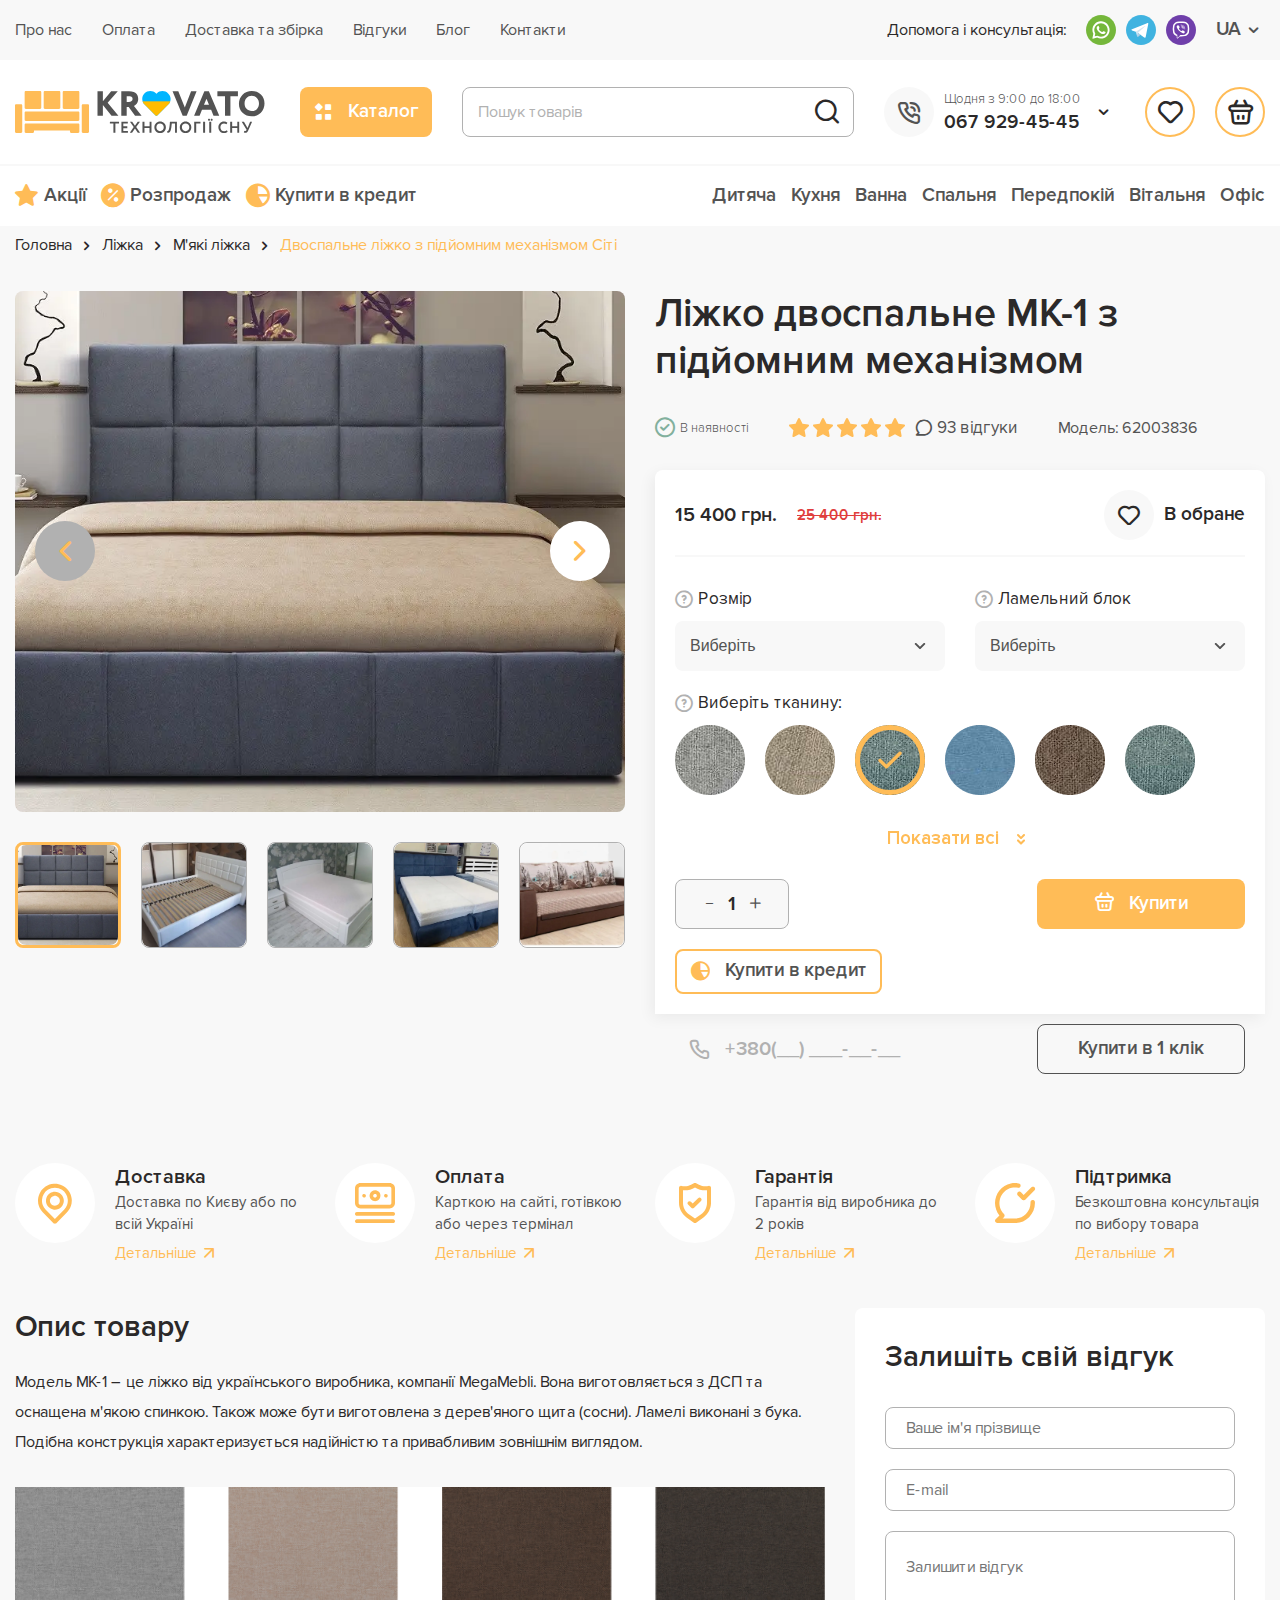
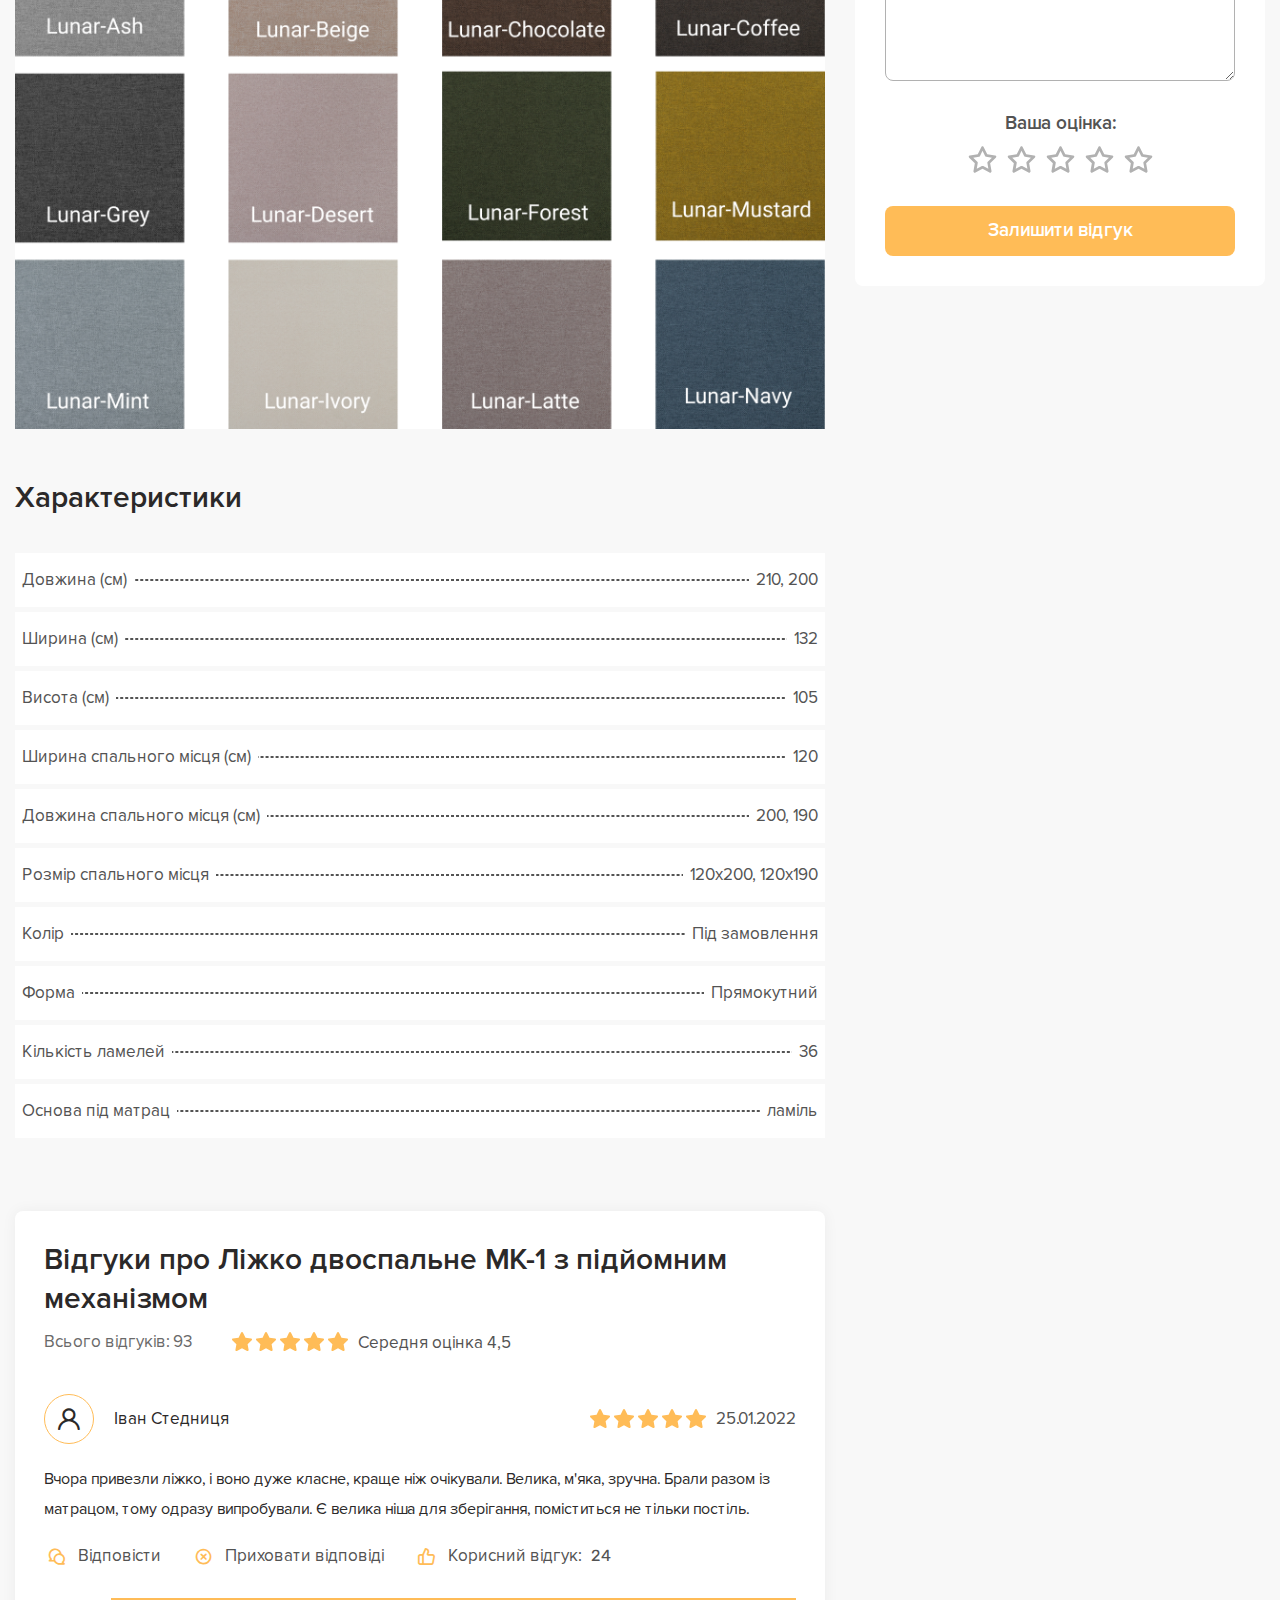
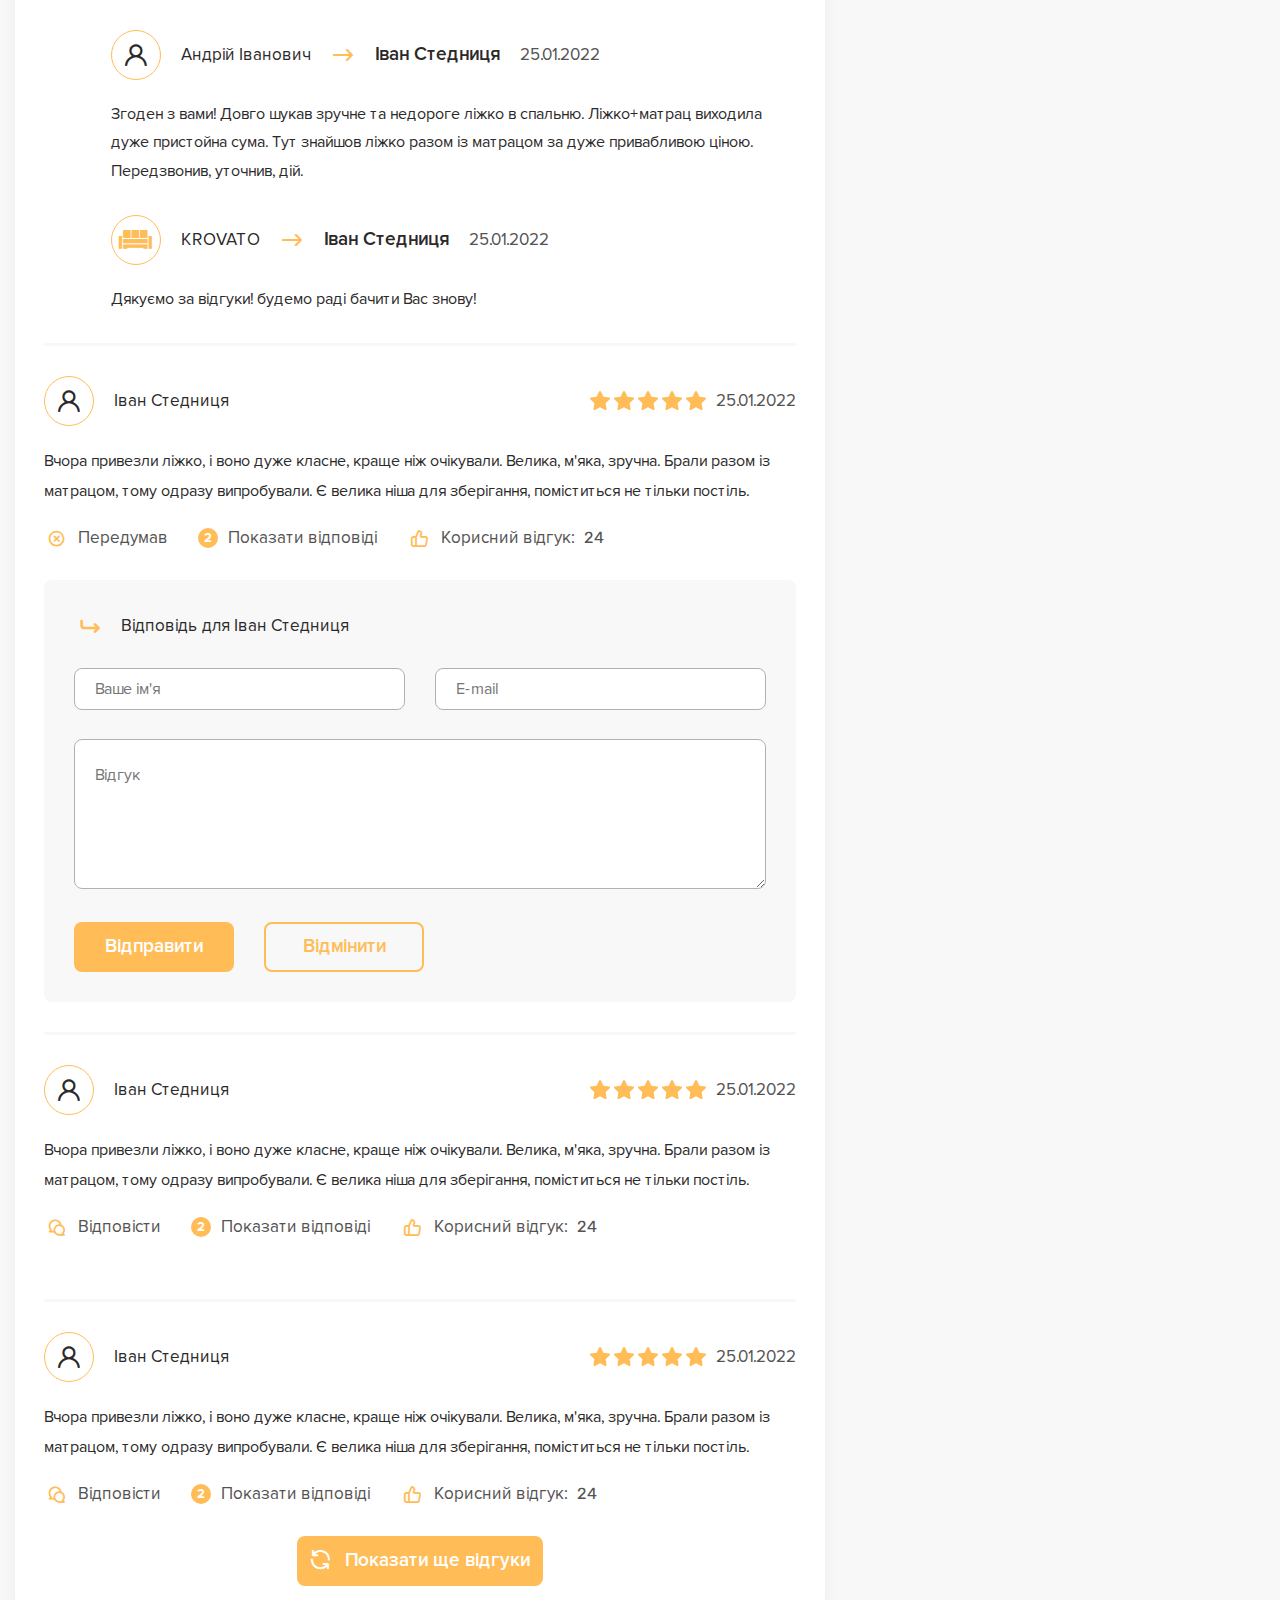
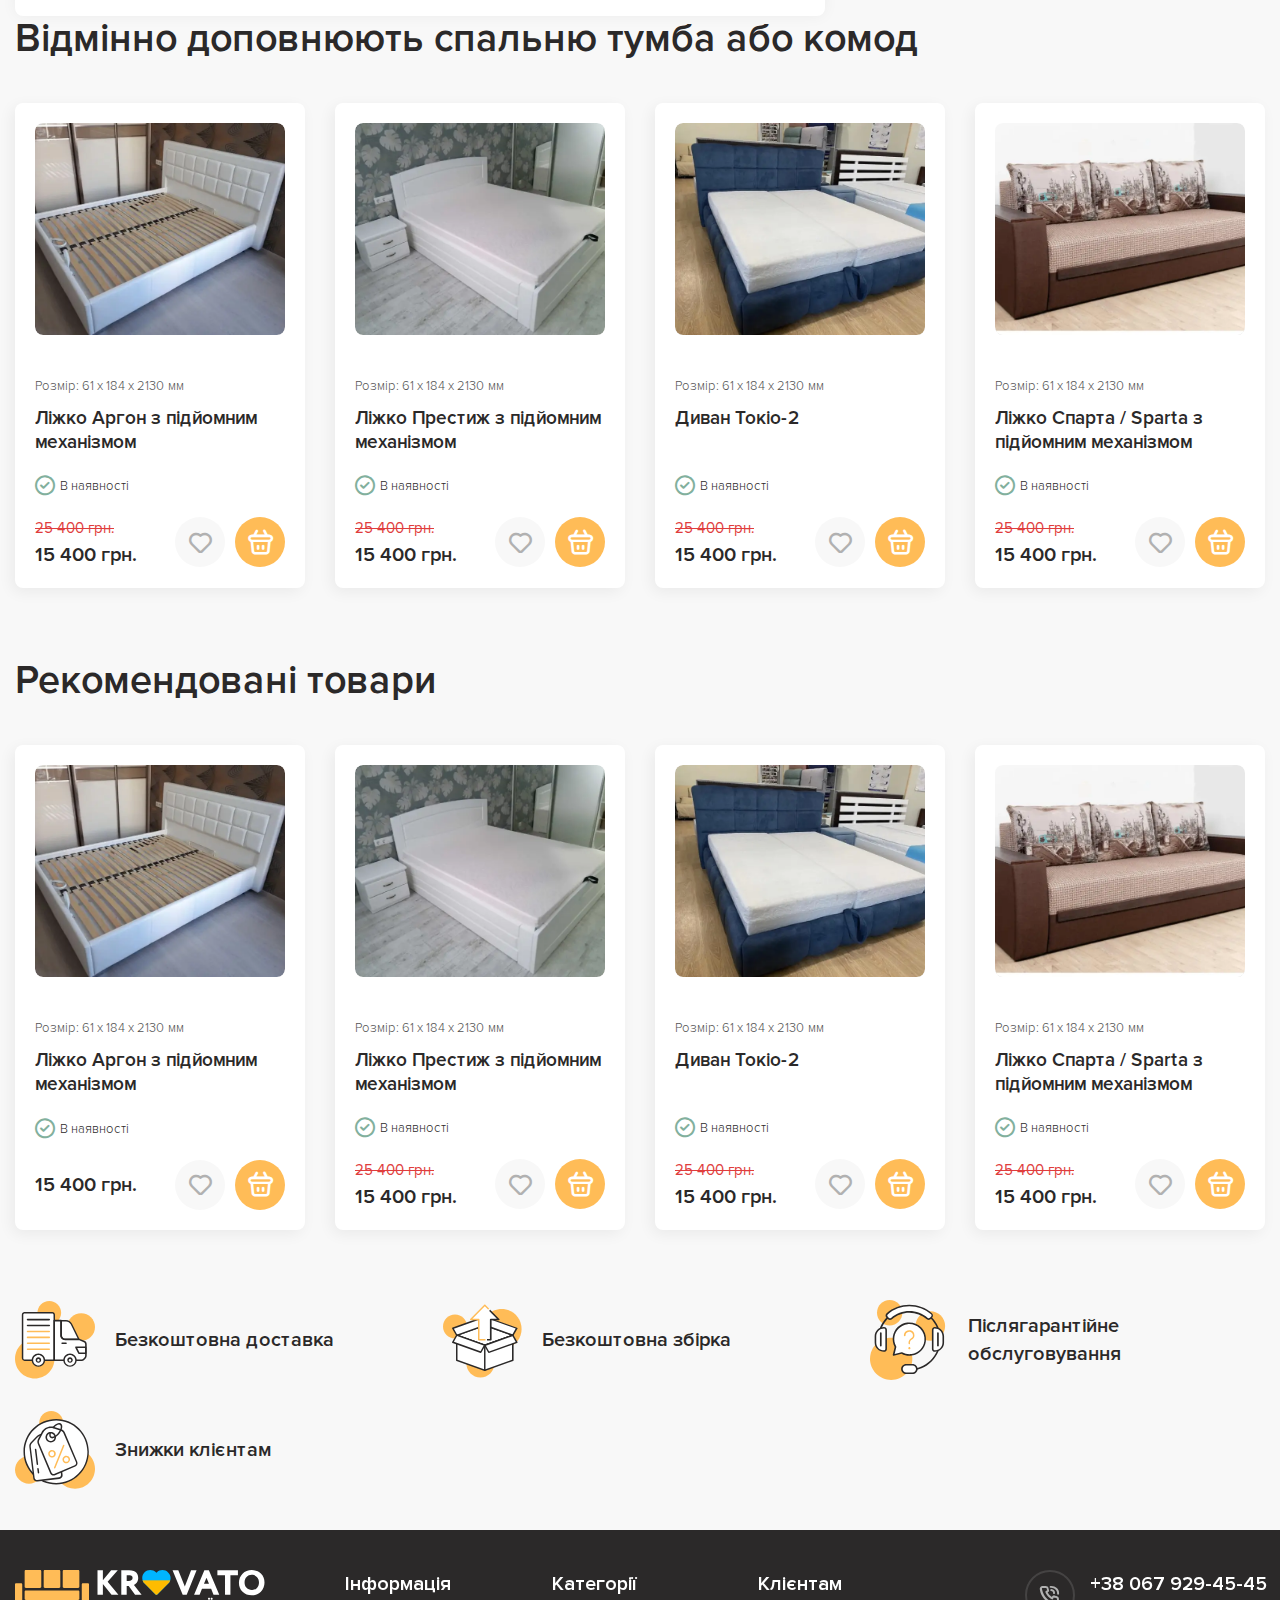
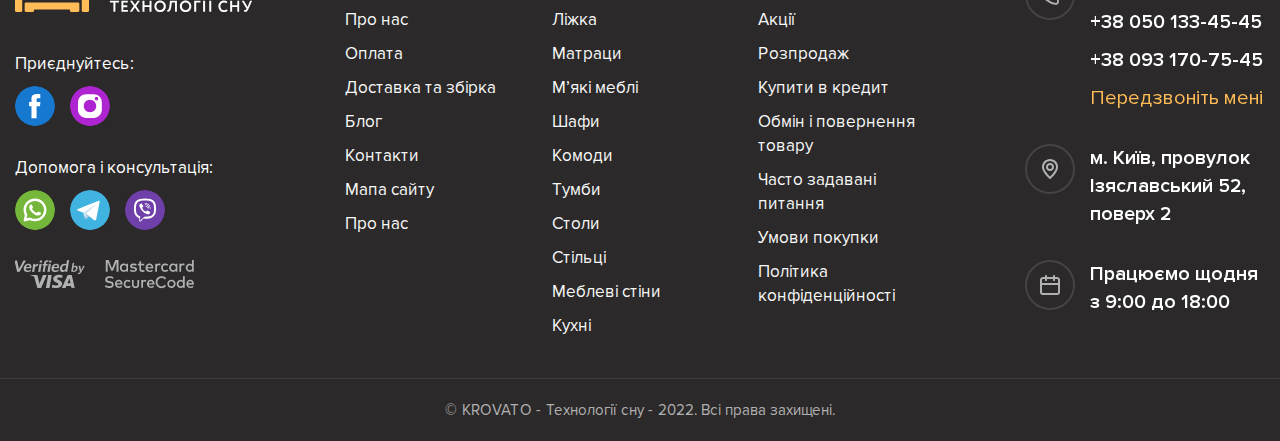
<file: products.html>
<!DOCTYPE html>
<html lang="uk">

<head>
  <meta charset="UTF-8">
  <meta name="viewport" content="width=device-width, initial-scale=1.0">
  <!-- Swiper -->
  <link rel="stylesheet" href="https://cdn.jsdelivr.net/npm/swiper@11/swiper-bundle.min.css">
  <!-- NoUiSlider -->
  <link rel="stylesheet" href="css/nouislider.css">
  <!-- <base target="_blank"> -->
  <link rel="stylesheet" href="css/style.css">
  <title>Продукт - Krovato</title>
</head>

<body>
  <div class="wrapper">
    <header class="header" id="header">
      <div class="header__top top-header">
        <div class="top-header__container">
          <nav class="top-header__menu menu">
            <ul class="menu__list">
              <li class="menu__item"><a href="" class="menu__link">Про нас</a></li>
              <li class="menu__item"><a href="" class="menu__link">Оплата</a></li>
              <li class="menu__item"><a href="" class="menu__link">Доставка та збірка</a></li>
              <li class="menu__item"><a href="#body-product__reviews" class="menu__link">Відгуки</a></li>
              <li class="menu__item"><a href="" class="menu__link">Блог</a></li>
              <li class="menu__item"><a href="" class="menu__link">Контакти</a></li>
            </ul>
          </nav>
          <div class="top-header__actions actions-top-header">
            <div class="actions-top-header__social social-header">
              <div class="social-header__label">Допомога і консультація:</div>
              <div class="social-header__items">
                <a href="#" target="_blank" class="social-header__item">
                  <img class="social-header__icon" src="img/main/social_icons/whatsapp.svg" alt="icon whatsapp">
                </a>
                <a href="#" target="_blank" class="social-header__item">
                  <img class="social-header__icon" src="img/main/social_icons/telegram.svg" alt="icon telegram">
                </a>
                <a href="#" target="_blank" class="social-header__item">
                  <img class="social-header__icon" src="img/main/social_icons/viber.svg" alt="icon viber">
                </a>
              </div>
            </div>
            <div class="actions-top-header__lang lang-header">
              <button class="lang-header__current _icon-arrow-down">UA</button>
              <ul class="lang-header__list">
                <li class="lang-header__item">
                  <a href="#" class="lang-header__link">EN</a>
                </li>
                <li class="lang-header__item">
                  <a href="#" class="lang-header__link">EN</a>
                </li>
              </ul>
            </div>
          </div>
        </div>
      </div>
      <div class="header__body body-header">
        <div class="body-header__container">
          <button type="button" class="body-header__icon-menu icon-menu"><span></span></button>
          <img class="body-header__logo" src="img/header/logo.svg" alt="logo">
          <div class="body-header__catalog catalog-header">
            <button class="catalog-header__button button">
              <span class="button__icon">
                <span class=" _icon-menu-catalog"></span>
                <span class=" _icon-closed"></span>
              </span>
              <span class="button__text">Каталог</span>
            </button>
            <div class="catalog-header__items items-catalog-header">
              <div class="items-catalog-header__wrapper">
                <ul class="items-catalog-header__list">
                  <li class="items-catalog-header__item">
                    <a href="#" class="items-catalog-header__link">
                      <img class="items-catalog-header__icon" src="img/header/categories/lizhka.svg" alt="Image">
                      <span class="items-catalog-header__text">Ліжка</span>
                    </a>
                    <button class="items-catalog-header__more _icon-arrow-down"></button>
                    <div class="items-catalog-header__sub-menu">
                      <ul class="items-catalog-header__sub-list">
                        <li class="items-catalog-header__sub-item">
                          <a href="#" class="items-catalog-header__sub-link">Односпальні матраци</a>
                        </li>
                        <li class="items-catalog-header__sub-item">
                          <a href="#" class="items-catalog-header__sub-link">Двоспальні матраци</a>
                        </li>
                        <li class="items-catalog-header__sub-item">
                          <a href="#" class="items-catalog-header__sub-link">Пружинний блок Bonnel</a>
                        </li>
                        <li class="items-catalog-header__sub-item">
                          <a href="#" class="items-catalog-header__sub-link">Пружинний блок Pocket Spring</a>
                        </li>
                        <li class="items-catalog-header__sub-item">
                          <a href="#" class="items-catalog-header__sub-link">Безпружинні матраци </a>
                        </li>
                        <li class="items-catalog-header__sub-item">
                          <a href="#" class="items-catalog-header__sub-link">Матраци з ефектом Зима-Літо</a>
                        </li>
                        <li class="items-catalog-header__sub-item">
                          <a href="#" class="items-catalog-header__sub-link">Футони</a>
                        </li>
                        <li class="items-catalog-header__sub-item">
                          <a href="#" class="items-catalog-header__sub-link">Дитячі матраци
                          </a>
                        </li>
                        <li class="items-catalog-header__sub-item">
                          <a href="#" class="items-catalog-header__sub-link">Матраци Економ</a>
                        </li>
                      </ul>
                    </div>
                  </li>
                  <li class="items-catalog-header__item">
                    <a href="#" class="items-catalog-header__link">
                      <img class="items-catalog-header__icon" src="img/header/categories/matracy.svg" alt="Image">
                      <span class="items-catalog-header__text">Матраци</span>
                    </a>
                    <button class="items-catalog-header__more _icon-arrow-down"></button>
                    <div class="items-catalog-header__sub-menu">
                      <ul class="items-catalog-header__sub-list">
                        <li class="items-catalog-header__sub-item">
                          <a href="#" class="items-catalog-header__sub-link">Односпальні матраци</a>
                        </li>
                        <li class="items-catalog-header__sub-item">
                          <a href="#" class="items-catalog-header__sub-link">Двоспальні матраци</a>
                        </li>
                        <li class="items-catalog-header__sub-item">
                          <a href="#" class="items-catalog-header__sub-link">Пружинний блок Bonnel</a>
                        </li>
                        <li class="items-catalog-header__sub-item">
                          <a href="#" class="items-catalog-header__sub-link">Пружинний блок Pocket Spring</a>
                        </li>
                        <li class="items-catalog-header__sub-item">
                          <a href="#" class="items-catalog-header__sub-link">Безпружинні матраци </a>
                        </li>
                        <li class="items-catalog-header__sub-item">
                          <a href="#" class="items-catalog-header__sub-link">Матраци з ефектом Зима-Літо</a>
                        </li>
                        <li class="items-catalog-header__sub-item">
                          <a href="#" class="items-catalog-header__sub-link">Футони</a>
                        </li>
                        <li class="items-catalog-header__sub-item">
                          <a href="#" class="items-catalog-header__sub-link">Дитячі матраци
                          </a>
                        </li>
                        <li class="items-catalog-header__sub-item">
                          <a href="#" class="items-catalog-header__sub-link">Матраци Економ</a>
                        </li>
                      </ul>
                    </div>
                  </li>
                  <li class="items-catalog-header__item">
                    <a href="#" class="items-catalog-header__link">
                      <img class="items-catalog-header__icon" src="img/header/categories/myaki_mebli.svg" alt="Image">
                      <span class="items-catalog-header__text">М’які меблі</span>
                    </a>
                    <button class="items-catalog-header__more _icon-arrow-down"></button>
                    <div class="items-catalog-header__sub-menu">
                      <ul class="items-catalog-header__sub-list">
                        <li class="items-catalog-header__sub-item">
                          <a href="#" class="items-catalog-header__sub-link">Односпальні матраци</a>
                        </li>
                        <li class="items-catalog-header__sub-item">
                          <a href="#" class="items-catalog-header__sub-link">Двоспальні матраци</a>
                        </li>
                        <li class="items-catalog-header__sub-item">
                          <a href="#" class="items-catalog-header__sub-link">Пружинний блок Bonnel</a>
                        </li>
                        <li class="items-catalog-header__sub-item">
                          <a href="#" class="items-catalog-header__sub-link">Пружинний блок Pocket Spring</a>
                        </li>
                        <li class="items-catalog-header__sub-item">
                          <a href="#" class="items-catalog-header__sub-link">Безпружинні матраци </a>
                        </li>
                        <li class="items-catalog-header__sub-item">
                          <a href="#" class="items-catalog-header__sub-link">Матраци з ефектом Зима-Літо</a>
                        </li>
                        <li class="items-catalog-header__sub-item">
                          <a href="#" class="items-catalog-header__sub-link">Футони</a>
                        </li>
                        <li class="items-catalog-header__sub-item">
                          <a href="#" class="items-catalog-header__sub-link">Дитячі матраци
                          </a>
                        </li>
                        <li class="items-catalog-header__sub-item">
                          <a href="#" class="items-catalog-header__sub-link">Матраци Економ</a>
                        </li>
                      </ul>
                    </div>
                  </li>
                  <li class="items-catalog-header__item">
                    <a href="#" class="items-catalog-header__link">
                      <img class="items-catalog-header__icon" src="img/header/categories/shafy.svg" alt="Image">
                      <span class="items-catalog-header__text">Шафи</span>
                    </a>
                    <button class="items-catalog-header__more _icon-arrow-down"></button>
                    <div class="items-catalog-header__sub-menu">
                      <ul class="items-catalog-header__sub-list">
                        <li class="items-catalog-header__sub-item">
                          <a href="#" class="items-catalog-header__sub-link">Односпальні матраци</a>
                        </li>
                        <li class="items-catalog-header__sub-item">
                          <a href="#" class="items-catalog-header__sub-link">Двоспальні матраци</a>
                        </li>
                        <li class="items-catalog-header__sub-item">
                          <a href="#" class="items-catalog-header__sub-link">Пружинний блок Bonnel</a>
                        </li>
                        <li class="items-catalog-header__sub-item">
                          <a href="#" class="items-catalog-header__sub-link">Пружинний блок Pocket Spring</a>
                        </li>
                        <li class="items-catalog-header__sub-item">
                          <a href="#" class="items-catalog-header__sub-link">Безпружинні матраци </a>
                        </li>
                        <li class="items-catalog-header__sub-item">
                          <a href="#" class="items-catalog-header__sub-link">Матраци з ефектом Зима-Літо</a>
                        </li>
                        <li class="items-catalog-header__sub-item">
                          <a href="#" class="items-catalog-header__sub-link">Футони</a>
                        </li>
                        <li class="items-catalog-header__sub-item">
                          <a href="#" class="items-catalog-header__sub-link">Дитячі матраци
                          </a>
                        </li>
                        <li class="items-catalog-header__sub-item">
                          <a href="#" class="items-catalog-header__sub-link">Матраци Економ</a>
                        </li>
                      </ul>
                    </div>
                  </li>
                  <li class="items-catalog-header__item">
                    <a href="#" class="items-catalog-header__link">
                      <img class="items-catalog-header__icon" src="img/header/categories/komod.svg" alt="Image">
                      <span class="items-catalog-header__text">Комоди</span>
                    </a>
                    <button class="items-catalog-header__more _icon-arrow-down"></button>
                    <div class="items-catalog-header__sub-menu">
                      <ul class="items-catalog-header__sub-list">
                        <li class="items-catalog-header__sub-item">
                          <a href="#" class="items-catalog-header__sub-link">Односпальні матраци</a>
                        </li>
                        <li class="items-catalog-header__sub-item">
                          <a href="#" class="items-catalog-header__sub-link">Двоспальні матраци</a>
                        </li>
                        <li class="items-catalog-header__sub-item">
                          <a href="#" class="items-catalog-header__sub-link">Пружинний блок Bonnel</a>
                        </li>
                        <li class="items-catalog-header__sub-item">
                          <a href="#" class="items-catalog-header__sub-link">Пружинний блок Pocket Spring</a>
                        </li>
                        <li class="items-catalog-header__sub-item">
                          <a href="#" class="items-catalog-header__sub-link">Безпружинні матраци </a>
                        </li>
                        <li class="items-catalog-header__sub-item">
                          <a href="#" class="items-catalog-header__sub-link">Матраци з ефектом Зима-Літо</a>
                        </li>
                        <li class="items-catalog-header__sub-item">
                          <a href="#" class="items-catalog-header__sub-link">Футони</a>
                        </li>
                        <li class="items-catalog-header__sub-item">
                          <a href="#" class="items-catalog-header__sub-link">Дитячі матраци
                          </a>
                        </li>
                        <li class="items-catalog-header__sub-item">
                          <a href="#" class="items-catalog-header__sub-link">Матраци Економ</a>
                        </li>
                      </ul>
                    </div>
                  </li>
                  <li class="items-catalog-header__item">
                    <a href="#" class="items-catalog-header__link">
                      <img class="items-catalog-header__icon" src="img/header/categories/tumba.svg" alt="Image">
                      <span class="items-catalog-header__text">Тумби</span>
                    </a>
                    <button class="items-catalog-header__more _icon-arrow-down"></button>
                    <div class="items-catalog-header__sub-menu">
                      <ul class="items-catalog-header__sub-list">
                        <li class="items-catalog-header__sub-item">
                          <a href="#" class="items-catalog-header__sub-link">Односпальні матраци</a>
                        </li>
                        <li class="items-catalog-header__sub-item">
                          <a href="#" class="items-catalog-header__sub-link">Двоспальні матраци</a>
                        </li>
                        <li class="items-catalog-header__sub-item">
                          <a href="#" class="items-catalog-header__sub-link">Пружинний блок Bonnel</a>
                        </li>
                        <li class="items-catalog-header__sub-item">
                          <a href="#" class="items-catalog-header__sub-link">Пружинний блок Pocket Spring</a>
                        </li>
                        <li class="items-catalog-header__sub-item">
                          <a href="#" class="items-catalog-header__sub-link">Безпружинні матраци </a>
                        </li>
                        <li class="items-catalog-header__sub-item">
                          <a href="#" class="items-catalog-header__sub-link">Матраци з ефектом Зима-Літо</a>
                        </li>
                        <li class="items-catalog-header__sub-item">
                          <a href="#" class="items-catalog-header__sub-link">Футони</a>
                        </li>
                        <li class="items-catalog-header__sub-item">
                          <a href="#" class="items-catalog-header__sub-link">Дитячі матраци
                          </a>
                        </li>
                        <li class="items-catalog-header__sub-item">
                          <a href="#" class="items-catalog-header__sub-link">Матраци Економ</a>
                        </li>
                      </ul>
                    </div>
                  </li>
                  <li class="items-catalog-header__item">
                    <a href="#" class="items-catalog-header__link">
                      <img class="items-catalog-header__icon" src="img/header/categories/stoly.svg" alt="Image">
                      <span class="items-catalog-header__text">Столи</span>
                    </a>
                    <button class="items-catalog-header__more _icon-arrow-down"></button>
                    <div class="items-catalog-header__sub-menu">
                      <ul class="items-catalog-header__sub-list">
                        <li class="items-catalog-header__sub-item">
                          <a href="#" class="items-catalog-header__sub-link">Односпальні матраци</a>
                        </li>
                        <li class="items-catalog-header__sub-item">
                          <a href="#" class="items-catalog-header__sub-link">Двоспальні матраци</a>
                        </li>
                        <li class="items-catalog-header__sub-item">
                          <a href="#" class="items-catalog-header__sub-link">Пружинний блок Bonnel</a>
                        </li>
                        <li class="items-catalog-header__sub-item">
                          <a href="#" class="items-catalog-header__sub-link">Пружинний блок Pocket Spring</a>
                        </li>
                        <li class="items-catalog-header__sub-item">
                          <a href="#" class="items-catalog-header__sub-link">Безпружинні матраци </a>
                        </li>
                        <li class="items-catalog-header__sub-item">
                          <a href="#" class="items-catalog-header__sub-link">Матраци з ефектом Зима-Літо</a>
                        </li>
                        <li class="items-catalog-header__sub-item">
                          <a href="#" class="items-catalog-header__sub-link">Футони</a>
                        </li>
                        <li class="items-catalog-header__sub-item">
                          <a href="#" class="items-catalog-header__sub-link">Дитячі матраци
                          </a>
                        </li>
                        <li class="items-catalog-header__sub-item">
                          <a href="#" class="items-catalog-header__sub-link">Матраци Економ</a>
                        </li>
                      </ul>
                    </div>
                  </li>
                  <li class="items-catalog-header__item">
                    <a href="#" class="items-catalog-header__link">
                      <img class="items-catalog-header__icon" src="img/header/categories/stilci.svg" alt="Image">
                      <span class="items-catalog-header__text">Стільці</span>
                    </a>
                    <button class="items-catalog-header__more _icon-arrow-down"></button>
                    <div class="items-catalog-header__sub-menu">
                      <ul class="items-catalog-header__sub-list">
                        <li class="items-catalog-header__sub-item">
                          <a href="#" class="items-catalog-header__sub-link">Односпальні матраци</a>
                        </li>
                        <li class="items-catalog-header__sub-item">
                          <a href="#" class="items-catalog-header__sub-link">Двоспальні матраци</a>
                        </li>
                        <li class="items-catalog-header__sub-item">
                          <a href="#" class="items-catalog-header__sub-link">Пружинний блок Bonnel</a>
                        </li>
                        <li class="items-catalog-header__sub-item">
                          <a href="#" class="items-catalog-header__sub-link">Пружинний блок Pocket Spring</a>
                        </li>
                        <li class="items-catalog-header__sub-item">
                          <a href="#" class="items-catalog-header__sub-link">Безпружинні матраци </a>
                        </li>
                        <li class="items-catalog-header__sub-item">
                          <a href="#" class="items-catalog-header__sub-link">Матраци з ефектом Зима-Літо</a>
                        </li>
                        <li class="items-catalog-header__sub-item">
                          <a href="#" class="items-catalog-header__sub-link">Футони</a>
                        </li>
                        <li class="items-catalog-header__sub-item">
                          <a href="#" class="items-catalog-header__sub-link">Дитячі матраци
                          </a>
                        </li>
                        <li class="items-catalog-header__sub-item">
                          <a href="#" class="items-catalog-header__sub-link">Матраци Економ</a>
                        </li>
                      </ul>
                    </div>
                  </li>
                  <li class="items-catalog-header__item">
                    <a href="#" class="items-catalog-header__link">
                      <img class="items-catalog-header__icon" src="img/header/categories/mstiny.svg" alt="Image">
                      <span class="items-catalog-header__text">Меблеві стіни</span>
                    </a>
                    <button class="items-catalog-header__more _icon-arrow-down"></button>
                    <div class="items-catalog-header__sub-menu">
                      <ul class="items-catalog-header__sub-list">
                        <li class="items-catalog-header__sub-item">
                          <a href="#" class="items-catalog-header__sub-link">Односпальні матраци</a>
                        </li>
                        <li class="items-catalog-header__sub-item">
                          <a href="#" class="items-catalog-header__sub-link">Двоспальні матраци</a>
                        </li>
                        <li class="items-catalog-header__sub-item">
                          <a href="#" class="items-catalog-header__sub-link">Пружинний блок Bonnel</a>
                        </li>
                        <li class="items-catalog-header__sub-item">
                          <a href="#" class="items-catalog-header__sub-link">Пружинний блок Pocket Spring</a>
                        </li>
                        <li class="items-catalog-header__sub-item">
                          <a href="#" class="items-catalog-header__sub-link">Безпружинні матраци </a>
                        </li>
                        <li class="items-catalog-header__sub-item">
                          <a href="#" class="items-catalog-header__sub-link">Матраци з ефектом Зима-Літо</a>
                        </li>
                        <li class="items-catalog-header__sub-item">
                          <a href="#" class="items-catalog-header__sub-link">Футони</a>
                        </li>
                        <li class="items-catalog-header__sub-item">
                          <a href="#" class="items-catalog-header__sub-link">Дитячі матраци
                          </a>
                        </li>
                        <li class="items-catalog-header__sub-item">
                          <a href="#" class="items-catalog-header__sub-link">Матраци Економ</a>
                        </li>
                      </ul>
                    </div>
                  </li>
                  <li class="items-catalog-header__item">
                    <a href="#" class="items-catalog-header__link">
                      <img class="items-catalog-header__icon" src="img/header/categories/kuhni.svg" alt="Image">
                      <span class="items-catalog-header__text">Кухні</span>
                    </a>
                    <button class="items-catalog-header__more _icon-arrow-down"></button>
                    <div class="items-catalog-header__sub-menu">
                      <ul class="items-catalog-header__sub-list">
                        <li class="items-catalog-header__sub-item">
                          <a href="#" class="items-catalog-header__sub-link">Односпальні матраци</a>
                        </li>
                        <li class="items-catalog-header__sub-item">
                          <a href="#" class="items-catalog-header__sub-link">Двоспальні матраци</a>
                        </li>
                        <li class="items-catalog-header__sub-item">
                          <a href="#" class="items-catalog-header__sub-link">Пружинний блок Bonnel</a>
                        </li>
                        <li class="items-catalog-header__sub-item">
                          <a href="#" class="items-catalog-header__sub-link">Пружинний блок Pocket Spring</a>
                        </li>
                        <li class="items-catalog-header__sub-item">
                          <a href="#" class="items-catalog-header__sub-link">Безпружинні матраци </a>
                        </li>
                        <li class="items-catalog-header__sub-item">
                          <a href="#" class="items-catalog-header__sub-link">Матраци з ефектом Зима-Літо</a>
                        </li>
                        <li class="items-catalog-header__sub-item">
                          <a href="#" class="items-catalog-header__sub-link">Футони</a>
                        </li>
                        <li class="items-catalog-header__sub-item">
                          <a href="#" class="items-catalog-header__sub-link">Дитячі матраци
                          </a>
                        </li>
                        <li class="items-catalog-header__sub-item">
                          <a href="#" class="items-catalog-header__sub-link">Матраци Економ</a>
                        </li>
                      </ul>
                    </div>
                  </li>
                </ul>
              </div>
            </div>
          </div>
          <form action="#" class="body-header__search search-header">
            <button class="search-header__open">
              <span class=" _icon-search"></span>
              <span class=" _icon-across"></span>
            </button>
            <div class="search-header__body">
              <input minlength="3" required autocomplete="off" type="text" name="form[data]" data-error="Помилка" placeholder="Пошук товарів" class="search-header__input">
              <button class="search-header__button _icon-search" type="submit"></button>
            </div>
          </form>
          <div class="body-header__contacts contacts-header">
            <div class="contacts-header__current current-contacts-header">
              <button class="current-contacts-header__phone-icon _icon-phone"></button>
              <div class="current-contacts-header__body">
                <span class="current-contacts-header__schedule">Щодня з 9:00 до 18:00</span>
                <a href="tel:0679294545" class="current-contacts-header__phone _icon-phone">067 929-45-45
                </a>
              </div>
              <button class="current-contacts-header__arrow">
                <span class=" _icon-arrow-down"></span>
                <span class=" _icon-dagger"></span>
              </button>
            </div>
            <ul class="contacts-header__list">
              <li class="contacts-header__item">
                <a href="tel:0501334545" class="contacts-header__link">050 133-45-45</a>
              </li>
              <li class="contacts-header__item">
                <a href="tel:0931707545" class="contacts-header__link">093 170-75-45</a>
              </li>
              <li class="contacts-header__item">
                <button class="contacts-header__callme">Передзвоніть мені</button>
              </li>
            </ul>
          </div>
          <div class="body-header__actions actions-body-header">
            <a href="#" class="actions-body-header__item _icon-heart"></a>
            <a href="#" class="actions-body-header__item _icon-basket"></a>
            <div class="actions-body-header__cart cart-header">
              <div class="cart-header__header">
                <h4 class="cart-header__title">Ваш кошик<span>4</span></h4>
                <button type="button" class="cart-header__close _icon-across"></button>
              </div>
              <div class="cart-header__items">
                <article class="cart-header__item item-cart-header">
                  <a href="#" class="item-cart-header__link-image">
                    <img class="item-cart-header__image" src="img/main/products/img_01.webp" alt="Image">
                  </a>
                  <div class="item-cart-header__body">
                    <div class="item-cart-header__size">Розмір: 61 x 184 x 2130&nbsp;мм</div>
                    <h5 class="item-cart-header__title">
                      <a href="#" class="item-cart-header__link-title">Ліжко Спарта / Sparta з підйомним механізмом</a>
                    </h5>
                    <div class="item-cart-header__stock _icon-check-mark">В наявності</div>
                  </div>
                  <button type="button" class="item-cart-header__close _icon-dagger"></button>
                  <form class="item-cart-header__quantity quantity">
                    <button type="button" class="quantity__button _icon-minus"></button>
                    <input minlength="1" value="1" type="text" class="quantity__input">
                    <button type="button" class="quantity__button _icon-plus"></button>
                  </form>
                  <div class="item-cart-header__price price-item-cart-header">
                    <div class="price-item-cart-header__old">25 400 грн.</div>
                    <div class="price-item-cart-header__current">15 400 грн.</div>
                  </div>
                </article>
                <article class="cart-header__item item-cart-header">
                  <a href="#" class="item-cart-header__link-image">
                    <img class="item-cart-header__image" src="img/main/products/img_02.webp" alt="Image">
                  </a>
                  <div class="item-cart-header__body">
                    <div class="item-cart-header__size">Розмір: 61 x 184 x 2130&nbsp;мм</div>
                    <h5 class="item-cart-header__title">
                      <a href="#" class="item-cart-header__link-title">Ліжко Спарта / Sparta з підйомним механізмом</a>
                    </h5>
                    <div class="item-cart-header__stock _icon-check-mark">В наявності</div>
                  </div>
                  <button type="button" class="item-cart-header__close _icon-dagger"></button>
                  <form class="item-cart-header__quantity quantity">
                    <button type="button" class="quantity__button _icon-minus"></button>
                    <input minlength="1" value="1" type="text" class="quantity__input">
                    <button type="button" class="quantity__button _icon-plus"></button>
                  </form>
                  <div class="item-cart-header__price price-item-cart-header">
                    <div class="price-item-cart-header__old">25 400 грн.</div>
                    <div class="price-item-cart-header__current">15 400 грн.</div>
                  </div>
                </article>
              </div>
              <div class="cart-header__footer">
                <a href="#" class="cart-header__checkout button">ОФОРМИТИ ЗАМОВЛЕННЯ</a>
                <a href="#" class="cart-header__continue button button--border">Продовжити покупки</a>
              </div>
            </div>
          </div>
        </div>
      </div>
      <div class="header__bottom bottom-header">
        <div class="bottom-header__container">
          <div class="bottom-header__menus">
            <ul class="bottom-header__list">
              <li class="bottom-header__item">
                <a href="#" class="bottom-header__link _icon-star">Акції</a>
              </li>
              <li class="bottom-header__item">
                <a href="#" class="bottom-header__link _icon-interest">Розпродаж</a>
              </li>
              <li class="bottom-header__item">
                <a href="#" class="bottom-header__link _icon-credit">Купити в кредит</a>
              </li>
            </ul>
            <ul class="bottom-header__list">
              <li class="bottom-header__item">
                <a href="#" class="bottom-header__link">Дитяча</a>
              </li>
              <li class="bottom-header__item">
                <a href="#" class="bottom-header__link">Кухня</a>
              </li>
              <li class="bottom-header__item">
                <a href="#" class="bottom-header__link">Ванна</a>
              </li>
              <li class="bottom-header__item">
                <a href="#" class="bottom-header__link">Спальня</a>
              </li>
              <li class="bottom-header__item">
                <a href="#" class="bottom-header__link">Передпокій</a>
              </li>
              <li class="bottom-header__item">
                <a href="#" class="bottom-header__link">Вітальня</a>
              </li>
              <li class="bottom-header__item">
                <a href="#" class="bottom-header__link">Офіс</a>
              </li>
            </ul>
          </div>
        </div>
      </div>
    </header>
    <main class="product">
      <div class="product__breadcrumbs breadcrumbs">
        <div class="breadcrumbs__container">
          <ul class="breadcrumbs__list">
            <li class="breadcrumbs__item _icon-arrow-down">
              <a href="#" class="breadcrumbs__link">Головна</a>
            </li>
            <li class="breadcrumbs__item _icon-arrow-down">
              <a href="#" class="breadcrumbs__link">Ліжка</a>
            </li>
            <li class="breadcrumbs__item _icon-arrow-down">
              <a href="#" class="breadcrumbs__link">М'які ліжка</a>
            </li>
            <li class="breadcrumbs__item">Двоспальне ліжко з підйомним механізмом Сіті</li>
          </ul>
        </div>
      </div>
      <div class="product__main-product main-product">
        <div class="main-product__container">
          <div class="main-product__slider slider-product">
            <div class="slider-product__main main-slider-product swiper">
              <div class="main-slider-product__wrapper swiper-wrapper">
                <div class="main-slider-product__slide swiper-slide">
                  <img class="main-slider-product__image" src="img/product/image_01.png" alt="Image">
                </div>
                <div class="main-slider-product__slide swiper-slide">
                  <img class="main-slider-product__image" src="img/product/img_01.webp" alt="Image">
                </div>
                <div class="main-slider-product__slide swiper-slide">
                  <img class="main-slider-product__image" src="img/product/img_02.webp" alt="Image">
                </div>
                <div class="main-slider-product__slide swiper-slide">
                  <img class="main-slider-product__image" src="img/product/img_03.webp" alt="Image">
                </div>
                <div class="main-slider-product__slide swiper-slide">
                  <img class="main-slider-product__image" src="img/product/img_04.webp" alt="Image">
                </div>
                <div class="main-slider-product__slide swiper-slide">
                  <img class="main-slider-product__image" src="img/product/image_01.png" alt="Image">
                </div>
              </div>
              <button type="button" class="main-slider-product__arrow main-slider-product__arrow--prev _icon-arrow-left"></button>
              <button type="button" class="main-slider-product__arrow main-slider-product__arrow--next _icon-arrow-left"></button>
            </div>
            <!-- Контейнер для пагінації -->
            <div class="slider-product__pagination"></div>
            <div class="slider-product__previews previews-slider-product swiper">
              <div class="previews-slider-product__wrapper swiper-wrapper">
                <div class="previews-slider-product__slide swiper-slide">
                  <img class="previews-slider-product__image" src="img/product/image_01.png" alt="Image">
                </div>
                <div class="previews-slider-product__slide swiper-slide">
                  <img class="previews-slider-product__image" src="img/product/img_01.webp" alt="Image">
                </div>
                <div class="previews-slider-product__slide swiper-slide">
                  <img class="previews-slider-product__image" src="img/product/img_02.webp" alt="Image">
                </div>
                <div class="previews-slider-product__slide swiper-slide">
                  <img class="previews-slider-product__image" src="img/product/img_03.webp" alt="Image">
                </div>
                <div class="previews-slider-product__slide swiper-slide">
                  <img class="previews-slider-product__image" src="img/product/img_04.webp" alt="Image">
                </div>
                <div class="previews-slider-product__slide swiper-slide">
                  <img class="previews-slider-product__image" src="img/product/image_01.png" alt="Image">
                </div>
              </div>
            </div>
          </div>
          <div class="main-product__body body-product">
            <h1 class="body-product__title title" data-da=".main-product__container,1220,0">Ліжко двоспальне МК-1 з підйомним механізмом</h1>
            <div class="body-product__info" data-da=".main-product__container,1220,1">
              <div class="body-product__stock _icon-check-mark">В наявності</div>
              <div class="body-product__rating rating">
                <div class="rating__stars">
                  <div class="rating__star"></div>
                  <div class="rating__star"></div>
                  <div class="rating__star"></div>
                  <div class="rating__star"></div>
                  <div class="rating__star"></div>
                </div>
                <a href="#" class="rating__reviews _icon-response">93 відгуки</a>
              </div>
              <div class="body-product__lable">Модель: 62003836</div>
            </div>
            <form action="#" class="body-product__actions actions-product">
              <div class="actions-product__header">
                <div class="actions-product__prices price-item-cart-header price-item-cart-header--bold">
                  <div class="price-item-cart-header__old">25 400 грн.</div>
                  <div class="price-item-cart-header__current">15 400 грн.</div>
                </div>
                <a data-da=".buy-actions-product,670,last" href="#" class="actions-product__favorite _icon-heart">В обране</a>
              </div>
              <div class="actions-product__options options-product">
                <div class="options-product__block">
                  <label for="size" title="Підказка" class="options-product__label _icon-question-mark">Розмір</label>
                  <div class="options-product__select-wrapper">
                    <select class="options-product__select" name="size" id="size">
                      <option value="0" selected>Виберіть</option>
                      <option value="2">Пункт №2</option>
                      <option value="3">Пункт №3</option>
                      <option value="4">Пункт №4</option>
                    </select>
                  </div>
                </div>
                <div class="options-product__block">
                  <label for="lamel" title="Підказка" class="options-product__label _icon-question-mark">Ламельний блок</label>
                  <div class="options-product__select-wrapper">
                    <select class="options-product__select" name="lamel" id="lamel">
                      <option value="0" selected>Виберіть</option>
                      <option value="2">Пункт №2</option>
                      <option value="3">Пункт №3</option>
                      <option value="4">Пункт №4</option>
                    </select>
                  </div>
                </div>
                <div class="options-product__block">
                  <label for="cloth" title="Підказка" class="options-product__label _icon-question-mark">Виберіть тканину:</label>
                  <div data-show-more="70" class="options-product__cloth cloth-options-product">
                    <div data-show-more-text class="cloth-options-product__items">
                      <label class="cloth-options-product__item">
                        <input type="radio" class="cloth-options-product__input" name="cloth">
                        <img class="cloth-options-product__image" src="img/product/cloth/01.png" alt="image_01">
                      </label>
                      <label class="cloth-options-product__item">
                        <input type="radio" class="cloth-options-product__input" name="cloth">
                        <img class="cloth-options-product__image" src="img/product/cloth/02.png" alt="image_02">
                      </label>
                      <label checked class="cloth-options-product__item">
                        <input checked type="radio" class="cloth-options-product__input" name="cloth">
                        <img class="cloth-options-product__image" src="img/product/cloth/06.png" alt="image_03">
                      </label>
                      <label class="cloth-options-product__item">
                        <input type="radio" class="cloth-options-product__input" name="cloth">
                        <img class="cloth-options-product__image" src="img/product/cloth/04.png" alt="image_04">
                      </label>
                      <label class="cloth-options-product__item">
                        <input type="radio" class="cloth-options-product__input" name="cloth">
                        <img class="cloth-options-product__image" src="img/product/cloth/05.png" alt="image_05">
                      </label>
                      <label class="cloth-options-product__item">
                        <input type="radio" class="cloth-options-product__input" name="cloth">
                        <img class="cloth-options-product__image" src="img/product/cloth/06.png" alt="image_06">
                      </label>
                      <label class="cloth-options-product__item">
                        <input type="radio" class="cloth-options-product__input" name="cloth">
                        <img class="cloth-options-product__image" src="img/product/cloth/04.png" alt="image_04">
                      </label>
                      <label class="cloth-options-product__item">
                        <input type="radio" class="cloth-options-product__input" name="cloth">
                        <img class="cloth-options-product__image" src="img/product/cloth/05.png" alt="image_05">
                      </label>
                      <label class="cloth-options-product__item">
                        <input type="radio" class="cloth-options-product__input" name="cloth">
                        <img class="cloth-options-product__image" src="img/product/cloth/06.png" alt="image_06">
                      </label>
                    </div>
                    <button data-show-more-button class="cloth-options-product__all button-more active" type="button">
                      <span class=" _icon-double-arrows-up">Показати всі</span>
                      <span class=" _icon-double-arrows-up">Приховати</span>
                    </button>
                  </div>
                </div>
              </div>
              <div class="actions-product__buy buy-actions-product">
                <div class="buy-actions-product__quantity quantity">
                  <button type="button" class="quantity__button _icon-minus"></button>
                  <input minlength="1" value="1" type="text" class="quantity__input">
                  <button type="button" class="quantity__button _icon-plus"></button>
                </div>
                <button type="submit" class="buy-actions-product__add button">
                  <span class="button__icon _icon-basket"></span>
                  <span class="button__text">Купити</span>
                </button>
                <button type="submit" class="buy-actions-product__all button button--border-gray">
                  <span class="button__icon _icon-credit"></span>
                  <span class="button__text">Купити в кредит</span>
                </button>
              </div>
            </form>
            <form action="#" class="body-product__buy-click buy-click-product">
              <div class="buy-click-product__input _icon-phone-lite">
                <input placeholder="+380(__) ___-__-__" type="text" class="buy-click-product__input-value">
              </div>
              <button type="submit" class="buy-click-product__button button button--gray-text">Купити в 1 клік</button>
            </form>
            <div class="body-product__social social-body-product">
              <div class="social-body-product__text">Або напишіть нам:</div>
              <div class="social-body-product__items">
                <a href="#" target="_blank" class="social-body-product__item">
                  <img class="social-body-product__icon" src="img/main/social_icons/whatsapp.svg" alt="icon whatsapp">
                </a>
                <a href="#" target="_blank" class="social-body-product__item">
                  <img class="social-body-product__icon" src="img/main/social_icons/telegram.svg" alt="icon telegram">
                </a>
                <a href="#" target="_blank" class="social-body-product__item">
                  <img class="social-body-product__icon" src="img/main/social_icons/viber.svg" alt="icon viber">
                </a>
              </div>
            </div>
          </div>
        </div>
      </div>
      <div class="product__info info-product">
        <div class="info-product__container">
          <div class="info-product__items">
            <div class="info-product__item">
              <a href="#" class="info-product__icon">
                <img class="info-product__image" src="iconfonts/delivery.svg" alt="image_01">
              </a>
              <div class="info-product__body">
                <div class="info-product__title">Доставка</div>
                <div class="info-product__text">Доставка по Києву або по всій Україні</div>
                <a href="#" class="info-product__more more more--mini _icon-arrow-up">Детальніше</a>
              </div>
            </div>
            <div class="info-product__item">
              <a href="#" class="info-product__icon">
                <img class="info-product__image" src="iconfonts/pay.svg" alt="image_02">
              </a>
              <div class="info-product__body">
                <div class="info-product__title">Оплата</div>
                <div class="info-product__text">Карткою на сайті, готівкою або через термінал</div>
                <a href="#" class="info-product__more more more--mini _icon-arrow-up">Детальніше</a>
              </div>
            </div>
            <div class="info-product__item">
              <a href="#" class="info-product__icon">
                <img class="info-product__image" src="iconfonts/guarantee.svg" alt="image_03">
              </a>
              <div class="info-product__body">
                <div class="info-product__title">Гарантія</div>
                <div class="info-product__text">Гарантія від виробника до 2 років</div>
                <a href="#" class="info-product__more more more--mini _icon-arrow-up">Детальніше</a>
              </div>
            </div>
            <div class="info-product__item">
              <a href="#" class="info-product__icon">
                <img class="info-product__image" src="iconfonts/support.svg" alt="image_04">
              </a>
              <div class="info-product__body">
                <div class="info-product__title">Підтримка</div>
                <div class="info-product__text">Безкоштовна консультація по вибору товара</div>
                <a href="#" class="info-product__more more more--mini _icon-arrow-up">Детальніше</a>
              </div>
            </div>
          </div>
        </div>
      </div>
      <div class="product__body body-product">
        <div class="body-product__container">
          <div class="body-product__main">
            <div class="body-product__description description-product">
              <h2 class="description-product__title title title--min">Опис товару</h2>
              <div class="description-product__text">
                <p>
                  Модель МК-1 – це ліжко від українського виробника, компанії MegaMebli. Вона виготовляється з ДСП та оснащена м'якою спинкою. Також може бути виготовлена з дерев'яного щита (сосни). Ламелі виконані з бука. Подібна конструкція характеризується надійністю та привабливим зовнішнім виглядом.
                </p>
              </div>
              <img class="description-product__image" src="img/product/description/image_01.png" alt="Image 01">
            </div>
            <div class="body-product__characteristics characteristics-product">
              <h2 class="characteristics-product__title title title--min">Характеристики</h2>
              <table class="characteristics-product__table">
                <tr class="characteristics-product__tr">
                  <td class="characteristics-product__td">
                    <span>
                      Довжина (см)
                    </span>
                  </td>
                  <td class="characteristics-product__td">
                    <span>
                      210, 200
                    </span>
                  </td>
                </tr>
                <tr class="characteristics-product__tr">
                  <td class="characteristics-product__td">
                    <span>
                      Ширина (см)
                    </span>
                  </td>
                  <td class="characteristics-product__td">
                    <span>
                      132
                    </span>
                  </td>
                </tr>
                <tr class="characteristics-product__tr">
                  <td class="characteristics-product__td">
                    <span>
                      Висота (см)
                    </span>
                  </td>
                  <td class="characteristics-product__td">
                    <span>
                      105
                    </span>
                  </td>
                </tr>
                <tr class="characteristics-product__tr">
                  <td class="characteristics-product__td">
                    <span>
                      Ширина спального місця (см)
                    </span>
                  </td>
                  <td class="characteristics-product__td">
                    <span>
                      120
                    </span>
                  </td>
                </tr>
                <tr class="characteristics-product__tr">
                  <td class="characteristics-product__td">
                    <span>
                      Довжина спального місця (см)
                    </span>
                  </td>
                  <td class="characteristics-product__td">
                    <span>
                      200, 190
                    </span>
                  </td>
                </tr>
                <tr class="characteristics-product__tr">
                  <td class="characteristics-product__td">
                    <span>
                      Розмір спального місця
                    </span>
                  </td>
                  <td class="characteristics-product__td">
                    <span>
                      120x200, 120x190
                    </span>
                  </td>
                </tr>
                <tr class="characteristics-product__tr">
                  <td class="characteristics-product__td">
                    <span>
                      Колір
                    </span>
                  </td>
                  <td class="characteristics-product__td">
                    <span>
                      Під замовлення
                    </span>
                  </td>
                </tr>
                <tr class="characteristics-product__tr">
                  <td class="characteristics-product__td">
                    <span>
                      Форма
                    </span>
                  </td>
                  <td class="characteristics-product__td">
                    <span>
                      Прямокутний
                    </span>
                  </td>
                </tr>
                <tr class="characteristics-product__tr">
                  <td class="characteristics-product__td">
                    <span>
                      Кількість ламелей
                    </span>
                  </td>
                  <td class="characteristics-product__td">
                    <span>
                      36
                    </span>
                  </td>
                </tr>
                <tr class="characteristics-product__tr">
                  <td class="characteristics-product__td">
                    <span>
                      Основа під матрац
                    </span>
                  </td>
                  <td class="characteristics-product__td">
                    <span>
                      ламіль
                    </span>
                  </td>
                </tr>
              </table>
            </div>
            <div id="body-product__reviews" class="body-product__reviews reviews-product">
              <h2 class="reviews-product__title title title--min">Відгуки про Ліжко двоспальне МК-1 з підйомним механізмом</h2>
              <div class="reviews-product__header">
                <div class="reviews-product__total">Всього відгуків: <span>93</span></div>
                <div class="reviews-product__rating rating">
                  <div class="rating__stars">
                    <div class="rating__star"></div>
                    <div class="rating__star"></div>
                    <div class="rating__star"></div>
                    <div class="rating__star"></div>
                    <div class="rating__star"></div>
                  </div>
                  <div class="rating__reviews">Середня оцінка 4,5</a>
                  </div>
                </div>
              </div>
              <div class="reviews-product__items">
                <article class="reviews-product__item item-review">
                  <div class="item-review__header">
                    <div class="item-review__user user">
                      <div class="user__icon icon _icon-user"></div>
                      <div class="user__name">Іван Стедниця</div>
                    </div>
                    <div class="item-review__rating rating">
                      <div class="rating__stars">
                        <div class="rating__star"></div>
                        <div class="rating__star"></div>
                        <div class="rating__star"></div>
                        <div class="rating__star"></div>
                        <div class="rating__star"></div>
                      </div>
                      <time class="rating__date" datetime="25.01.2022">25.01.2022</time>
                    </div>
                  </div>
                  <div class="item-review__text">
                    <p>
                      Вчора привезли ліжко, і воно дуже класне, краще ніж очікували. Велика, м'яка, зручна. Брали разом із матрацом, тому одразу випробували. Є велика ніша для зберігання, поміститься не тільки постіль.
                    </p>
                  </div>
                  <div class="item-review__footer footer-review">
                    <a href="#" class="footer-review__item _icon-answer">
                      Відповісти
                    </a>
                    <a href="#" class="footer-review__item _icon-to-hide-circle">Приховати відповіді</a>
                    <a href="#" class="footer-review__item _icon-useful">Корисний відгук: <span>24</span></a>
                  </div>
                  <div class="item-review__answers answers-review">
                    <div class="answers-review__item">
                      <div class="answers-review__header header-answers">
                        <div class="header-answers__user user">
                          <div class="user__icon icon _icon-user"></div>
                          <div class="user__name">Андрій Іванович</div>
                        </div>
                        <div class="header-answers__arrow arrow _icon-arrow-right"></div>
                        <div class="header-answers__name">Іван Стедниця</div>
                        <time class="header-answers__date" datetime="25.01.2022">25.01.2022</time>
                      </div>
                      <div class="answers-review__text">
                        <p>
                          Згоден з вами! Довго шукав зручне та недороге ліжко в спальню. Ліжко+матрац виходила дуже пристойна сума. Тут знайшов ліжко разом із матрацом за дуже привабливою ціною. Передзвонив, уточнив, дій.
                        </p>
                      </div>
                    </div>
                    <div class="answers-review__item">
                      <div class="answers-review__header header-answers">
                        <div class="header-answers__user user user--lable">
                          <div class="user__icon icon _icon-sign-krovato"></div>
                          <div class="user__name">KROVATO</div>
                        </div>
                        <div class="header-answers__arrow  arrow _icon-arrow-right"></div>
                        <div class="header-answers__name">Іван Стедниця</div>
                        <time class="header-answers__date" datetime="25.01.2022">25.01.2022</time>
                      </div>
                      <div class="answers-review__text">
                        <p>
                          Дякуємо за відгуки! будемо раді бачити Вас знову!
                        </p>
                      </div>
                    </div>
                  </div>
                </article>
                <article class="reviews-product__item item-review">
                  <div class="item-review__header">
                    <div class="item-review__user user">
                      <div class="user__icon icon _icon-user"></div>
                      <div class="user__name">Іван Стедниця</div>
                    </div>
                    <div class="item-review__rating rating">
                      <div class="rating__stars">
                        <div class="rating__star"></div>
                        <div class="rating__star"></div>
                        <div class="rating__star"></div>
                        <div class="rating__star"></div>
                        <div class="rating__star"></div>
                      </div>
                      <time class="rating__date" datetime="25.01.2022">25.01.2022</time>
                    </div>
                  </div>
                  <div class="item-review__text">
                    <p>
                      Вчора привезли ліжко, і воно дуже класне, краще ніж очікували. Велика, м'яка, зручна. Брали разом із матрацом, тому одразу випробували. Є велика ніша для зберігання, поміститься не тільки постіль.
                    </p>
                  </div>
                  <div class="item-review__footer footer-review">
                    <a href="#" class="footer-review__item _icon-to-hide-circle">
                      Передумав
                    </a>
                    <a data-quantity="2" href="#" class="footer-review__item footer-review__item--quantity">Показати відповіді</a>
                    <a href="#" class="footer-review__item _icon-useful">Корисний відгук: <span>24</span></a>
                  </div>
                  <form action="#" class="item-review__answers-form answers-form-review">
                    <h6 class="answers-form-review__text _icon-curved-arrow">Відповідь для Іван Стедниця</h6>
                    <div class="answers-form-review__row">
                      <div class="answers-form-review__line">
                        <input required class="answers-form-review__input input" type="text" placeholder="Ваше ім'я">
                      </div>
                      <div class="answers-form-review__line">
                        <input required class="answers-form-review__input input" type="email" placeholder="E-mail">
                      </div>
                      <div class="answers-form-review__line">
                        <textarea required class="answers-form-review__input input" placeholder="Відгук"></textarea>
                      </div>
                    </div>
                    <div class="answers-form-review__buttons">
                      <button class="answers-form-review__button button" type="submit">Відправити</button>
                      <button class="answers-form-review__button button button--border" type="button">Відмінити</button>
                    </div>
                  </form>
                </article>
                <article class="reviews-product__item item-review">
                  <div class="item-review__header">
                    <div class="item-review__user user">
                      <div class="user__icon icon _icon-user"></div>
                      <div class="user__name">Іван Стедниця</div>
                    </div>
                    <div class="item-review__rating rating">
                      <div class="rating__stars">
                        <div class="rating__star"></div>
                        <div class="rating__star"></div>
                        <div class="rating__star"></div>
                        <div class="rating__star"></div>
                        <div class="rating__star"></div>
                      </div>
                      <time class="rating__date" datetime="25.01.2022">25.01.2022</time>
                    </div>
                  </div>
                  <div class="item-review__text">
                    <p>
                      Вчора привезли ліжко, і воно дуже класне, краще ніж очікували. Велика, м'яка, зручна. Брали разом із матрацом, тому одразу випробували. Є велика ніша для зберігання, поміститься не тільки постіль.
                    </p>
                  </div>
                  <div class="item-review__footer footer-review">
                    <a href="#" class="footer-review__item _icon-answer">Відповісти</a>
                    <a data-quantity="2" href="#" class="footer-review__item footer-review__item--quantity">Показати відповіді</a>
                    <a href="#" class="footer-review__item _icon-useful">Корисний відгук: <span>24</span></a>
                  </div>
                </article>
                <article class="reviews-product__item item-review">
                  <div class="item-review__header">
                    <div class="item-review__user user">
                      <div class="user__icon icon _icon-user"></div>
                      <div class="user__name">Іван Стедниця</div>
                    </div>
                    <div class="item-review__rating rating">
                      <div class="rating__stars">
                        <div class="rating__star"></div>
                        <div class="rating__star"></div>
                        <div class="rating__star"></div>
                        <div class="rating__star"></div>
                        <div class="rating__star"></div>
                      </div>
                      <time class="rating__date" datetime="25.01.2022">25.01.2022</time>
                    </div>
                  </div>
                  <div class="item-review__text">
                    <p>
                      Вчора привезли ліжко, і воно дуже класне, краще ніж очікували. Велика, м'яка, зручна. Брали разом із матрацом, тому одразу випробували. Є велика ніша для зберігання, поміститься не тільки постіль.
                    </p>
                  </div>
                  <div class="item-review__footer footer-review">
                    <a href="#" class="footer-review__item _icon-answer">Відповісти</a>
                    <a data-quantity="2" href="#" class="footer-review__item footer-review__item--quantity">Показати відповіді</a>
                    <a href="#" class="footer-review__item _icon-useful">Корисний відгук: <span>24</span></a>
                  </div>
                </article>
              </div>
              <button type="button" class="reviews-product__more button">
                <span class="button__icon _icon-show-more"></span>
                <span class="button__text">Показати ще відгуки</span>
              </button>
            </div>
          </div>
          <aside class="body-product__add-rewies add-rewies-product">
            <h3 class="add-rewies-product__title title title--min">Залишіть свій відгук</h3>
            <form action="https://www.w3schools.com/action_page.php" class="add-rewies-product__form">
              <div class="add-rewies-product__lines">
                <div class="add-rewies-product__line">
                  <input required class="add-rewies-product__input input" type="text" placeholder="Ваше ім'я прізвище">
                </div>
                <div class="add-rewies-product__line">
                  <input required class="add-rewies-product__input input" type="email" placeholder="E-mail">
                </div>
                <div class="add-rewies-product__line">
                  <textarea required class="add-rewies-product__input input" placeholder="Залишити відгук"></textarea>
                </div>
              </div>
              <div class="add-rewies-product__add-rating add-rating">
                <h5 class="add-rating__title">Ваша оцінка:</h5>
                <div class="add-rating__items">
                  <input class="add-rating__item" value="1" type="radio" name="rating" id="star">
                  <input class="add-rating__item" value="2" type="radio" name="rating" id="star">
                  <input class="add-rating__item" value="3" type="radio" name="rating" id="star">
                  <input class="add-rating__item" value="4" type="radio" name="rating" id="star">
                  <input class="add-rating__item" value="5" type="radio" name="rating" id="star">
                </div>
              </div>
              <button type="submit" class="add-rewies-product__button button button--fw">Залишити відгук</button>
            </form>
          </aside>
        </div>
        <section class="product__popular-products popular-products">
          <div class="popular-products__container">
            <div class="popular-products__block-header block-header block-header--margin">
              <div class="block-header__content">
                <h2 class="block-header__title title">Відмінно доповнюють спальню тумба або комод</h2>
              </div>
            </div>
            <div class="popular-products__items">
              <article class="item-product">
                <a href="#" class="item-product__link">
                  <img class="item-product__image" src="img/main/products/img_01.webp" alt="Image 01">
                </a>
                <div class="item-product__content">
                  <div class="item-product__size">Розмір: 61 x 184 x 2130 мм
                  </div>
                  <h4 class="item-product__title">
                    <a class="item-product__title-link" href="#">Ліжко Аргон з підйомним механізмом</a>
                  </h4>
                </div>
                <div class="item-product__stock _icon-check-mark">В наявності</div>
                <div class="item-product__bottom">
                  <div class="item-product__price price-item-product">
                    <div class="price-item-product__old">25 400 грн.</div>
                    <div class="price-item-product__current">15 400 грн.</div>
                  </div>
                  <div class="item-product__actions">
                    <button class="item-product__favorite _icon-heart" type="button"></button>
                    <button class="item-product__basket _icon-basket" type="button"></button>
                  </div>
                </div>
              </article>
              <article class="item-product">
                <a href="#" class="item-product__link">
                  <img class="item-product__image" src="img/main/products/img_02.webp" alt="Image 01">
                </a>
                <div class="item-product__content">
                  <div class="item-product__size">Розмір: 61 x 184 x 2130 мм
                  </div>
                  <h4 class="item-product__title">
                    <a class="item-product__title-link" href="#">Ліжко Престиж з підйомним механізмом</a>
                  </h4>
                </div>
                <div class="item-product__stock _icon-check-mark">В наявності</div>
                <div class="item-product__bottom">
                  <div class="item-product__price price-item-product">
                    <div class="price-item-product__old">25 400 грн.</div>
                    <div class="price-item-product__current">15 400 грн.</div>
                  </div>
                  <div class="item-product__actions">
                    <button class="item-product__favorite _icon-heart" type="button"></button>
                    <button class="item-product__basket _icon-basket" type="button"></button>
                  </div>
                </div>
              </article>
              <article class="item-product">
                <a href="#" class="item-product__link">
                  <img class="item-product__image" src="img/main/products/img_03.webp" alt="Image 01">
                </a>
                <div class="item-product__content">
                  <div class="item-product__size">Розмір: 61 x 184 x 2130 мм
                  </div>
                  <h4 class="item-product__title">
                    <a class="item-product__title-link" href="#">Диван Токіо-2</a>
                  </h4>
                </div>
                <div class="item-product__stock _icon-check-mark">В наявності</div>
                <div class="item-product__bottom">
                  <div class="item-product__price price-item-product">
                    <div class="price-item-product__old">25 400 грн.</div>
                    <div class="price-item-product__current">15 400 грн.</div>
                  </div>
                  <div class="item-product__actions">
                    <button class="item-product__favorite _icon-heart" type="button"></button>
                    <button class="item-product__basket _icon-basket" type="button"></button>
                  </div>
                </div>
              </article>
              <article class="item-product">
                <a href="#" class="item-product__link">
                  <img class="item-product__image" src="img/main/products/img_04.webp" alt="Image 01">
                </a>
                <div class="item-product__content">
                  <div class="item-product__size">Розмір: 61 x 184 x 2130 мм
                  </div>
                  <h4 class="item-product__title">
                    <a class="item-product__title-link" href="#">Ліжко Спарта / Sparta з підйомним механізмом</a>
                  </h4>
                </div>
                <div class="item-product__stock _icon-check-mark">В наявності</div>
                <div class="item-product__bottom">
                  <div class="item-product__price price-item-product">
                    <div class="price-item-product__old">25 400 грн.</div>
                    <div class="price-item-product__current">15 400 грн.</div>
                  </div>
                  <div class="item-product__actions">
                    <button class="item-product__favorite _icon-heart" type="button"></button>
                    <button class="item-product__basket _icon-basket" type="button"></button>
                  </div>
                </div>
              </article>
            </div>
          </div>
        </section>
        <section class="product__popular-products popular-products">
          <div class="popular-products__container">
            <div class="popular-products__block-header block-header block-header--margin">
              <div class="block-header__content">
                <h2 class="block-header__title title">Рекомендовані товари</h2>
              </div>
            </div>
            <div class="popular-products__items">
              <article class="item-product">
                <a href="#" class="item-product__link">
                  <img class="item-product__image" src="img/main/products/img_01.webp" alt="Image 01">
                </a>
                <div class="item-product__content">
                  <div class="item-product__size">Розмір: 61 x 184 x 2130 мм
                  </div>
                  <h4 class="item-product__title">
                    <a class="item-product__title-link" href="#">Ліжко Аргон з підйомним механізмом</a>
                  </h4>
                </div>
                <div class="item-product__stock _icon-check-mark">В наявності</div>
                <div class="item-product__bottom">
                  <div class="item-product__price price-item-product">
                    <!-- <div class="price-item-product__old">25 400 грн.</div> -->
                    <div class="price-item-product__current">15 400 грн.</div>
                  </div>
                  <div class="item-product__actions">
                    <button class="item-product__favorite _icon-heart" type="button"></button>
                    <button class="item-product__basket _icon-basket" type="button"></button>
                  </div>
                </div>
              </article>
              <article class="item-product">
                <a href="#" class="item-product__link">
                  <img class="item-product__image" src="img/main/products/img_02.webp" alt="Image 01">
                </a>
                <div class="item-product__content">
                  <div class="item-product__size">Розмір: 61 x 184 x 2130 мм
                  </div>
                  <h4 class="item-product__title">
                    <a class="item-product__title-link" href="#">Ліжко Престиж з підйомним механізмом</a>
                  </h4>
                </div>
                <div class="item-product__stock _icon-check-mark">В наявності</div>
                <div class="item-product__bottom">
                  <div class="item-product__price price-item-product">
                    <div class="price-item-product__old">25 400 грн.</div>
                    <div class="price-item-product__current">15 400 грн.</div>
                  </div>
                  <div class="item-product__actions">
                    <button class="item-product__favorite _icon-heart" type="button"></button>
                    <button class="item-product__basket _icon-basket" type="button"></button>
                  </div>
                </div>
              </article>
              <article class="item-product">
                <a href="#" class="item-product__link">
                  <img class="item-product__image" src="img/main/products/img_03.webp" alt="Image 01">
                </a>
                <div class="item-product__content">
                  <div class="item-product__size">Розмір: 61 x 184 x 2130 мм
                  </div>
                  <h4 class="item-product__title">
                    <a class="item-product__title-link" href="#">Диван Токіо-2</a>
                  </h4>
                </div>
                <div class="item-product__stock _icon-check-mark">В наявності</div>
                <div class="item-product__bottom">
                  <div class="item-product__price price-item-product">
                    <div class="price-item-product__old">25 400 грн.</div>
                    <div class="price-item-product__current">15 400 грн.</div>
                  </div>
                  <div class="item-product__actions">
                    <button class="item-product__favorite _icon-heart" type="button"></button>
                    <button class="item-product__basket _icon-basket" type="button"></button>
                  </div>
                </div>
              </article>
              <article class="item-product">
                <a href="#" class="item-product__link">
                  <img class="item-product__image" src="img/main/products/img_04.webp" alt="Image 01">
                </a>
                <div class="item-product__content">
                  <div class="item-product__size">Розмір: 61 x 184 x 2130 мм
                  </div>
                  <h4 class="item-product__title">
                    <a class="item-product__title-link" href="#">Ліжко Спарта / Sparta з підйомним механізмом</a>
                  </h4>
                </div>
                <div class="item-product__stock _icon-check-mark">В наявності</div>
                <div class="item-product__bottom">
                  <div class="item-product__price price-item-product">
                    <div class="price-item-product__old">25 400 грн.</div>
                    <div class="price-item-product__current">15 400 грн.</div>
                  </div>
                  <div class="item-product__actions">
                    <button class="item-product__favorite _icon-heart" type="button"></button>
                    <button class="item-product__basket _icon-basket" type="button"></button>
                  </div>
                </div>
              </article>
            </div>
          </div>
        </section>
        <div class="product__adventeges adventeges">
          <div class="adventeges__content">
            <div class="adventeges__item">
              <img class="adventeges__icon" src="img/main/adventeges/01.svg" alt="Image">
              <div class="adventeges__text">Безкоштовна доставка</div>
            </div>
            <div class="adventeges__item">
              <img class="adventeges__icon" src="img/main/adventeges/02.svg" alt="Image">
              <div class="adventeges__text">Безкоштовна збірка</div>
            </div>
            <div class="adventeges__item">
              <img class="adventeges__icon" src="img/main/adventeges/03.svg" alt="Image">
              <div class="adventeges__text">Післягарантійне обслуговування</div>
            </div>
            <div class="adventeges__item">
              <img class="adventeges__icon" src="img/main/adventeges/04.svg" alt="Image">
              <div class="adventeges__text">Знижки клієнтам</div>
            </div>
          </div>
        </div>
      </div>
    </main>
    <footer class="footer">
      <div class="footer__body">
        <div class="footer__container">
          <div class="footer__column social-footer">
            <img class="social-footer__logo" src="img/footer/logo.svg" alt="Logo">
            <div class="social-footer__section section-social-footer">
              <div tar class="section-social-footer__title">Приєднуйтесь:</div>
              <div class="section-social-footer__items">
                <a target="_blank" href="#" class="section-social-footer__item">
                  <img class="section-social-footer__icon" src="img/main/social_icons/facebook.svg" alt="icon facebook">
                </a>
                <a target="_blank" href="#" class="section-social-footer__item">
                  <img class="section-social-footer__icon" src="img/main/social_icons/instagram.svg" alt="icon instagram">
                </a>
              </div>
            </div>
            <div class="social-footer__section section-social-footer">
              <div class="section-social-footer__title">Допомога і консультація:</div>
              <div class="section-social-footer__items">
                <a target="_blank" href="#" class="section-social-footer__item">
                  <img class="section-social-footer__icon" src="img/main/social_icons/whatsapp.svg" alt="icon whatsapp">
                </a>
                <a target="_blank" href="#" class="section-social-footer__item">
                  <img class="section-social-footer__icon" src="img/main/social_icons/telegram.svg" alt="icon telegram">
                </a>
                <a target="_blank" href="#" class="section-social-footer__item">
                  <img class="section-social-footer__icon" src="img/main/social_icons/viber.svg" alt="icon viber">
                </a>
              </div>
            </div>
            <div class="social-footer__payment payment-social-footer">
              <img class="payment-social-footer__item" src="img/footer/visa.png" alt="Image">
              <img class="payment-social-footer__item" src="img/footer/mastercard.png" alt="Image">
            </div>
          </div>
          <div data-spollers="one" class="footer__column menu-footer">
            <details data-spoller="600" class="menu-footer__item">
              <summary data-spoller-item class="menu-footer__title _icon-arrow-down">Інформація</summary>
              <ul class="menu-footer__list">
                <li class="menu-footer__element">
                  <a href="#" class="menu-footer__link">Про нас</a>
                </li>
                <li class="menu-footer__element">
                  <a href="#" class="menu-footer__link">Оплата</a>
                </li>
                <li class="menu-footer__element">
                  <a href="#" class="menu-footer__link">Доставка та збірка</a>
                </li>
                <li class="menu-footer__element">
                  <a href="#" class="menu-footer__link">Блог</a>
                </li>
                <li class="menu-footer__element">
                  <a href="#" class="menu-footer__link">Контакти</a>
                </li>
                <li class="menu-footer__element">
                  <a href="#" class="menu-footer__link">Мапа сайту</a>
                </li>
                <li class="menu-footer__element">
                  <a href="#" class="menu-footer__link">Про нас</a>
                </li>
              </ul>
            </details>
            <details data-spoller="600" class="menu-footer__item">
              <summary data-spoller-item class="menu-footer__title _icon-arrow-down">Категорії</summary>
              <ul class="menu-footer__list">
                <li class="menu-footer__element">
                  <a href="#" class="menu-footer__link">Ліжка</a>
                </li>
                <li class="menu-footer__element">
                  <a href="#" class="menu-footer__link">Матраци</a>
                </li>
                <li class="menu-footer__element">
                  <a href="#" class="menu-footer__link">М’які меблі</a>
                </li>
                <li class="menu-footer__element">
                  <a href="#" class="menu-footer__link">Шафи</a>
                </li>
                <li class="menu-footer__element">
                  <a href="#" class="menu-footer__link">Комоди</a>
                </li>
                <li class="menu-footer__element">
                  <a href="#" class="menu-footer__link">Тумби</a>
                </li>
                <li class="menu-footer__element">
                  <a href="#" class="menu-footer__link">Столи</a>
                </li>
                <li class="menu-footer__element">
                  <a href="#" class="menu-footer__link">Стільці</a>
                </li>
                <li class="menu-footer__element">
                  <a href="#" class="menu-footer__link">Меблеві стіни</a>
                </li>
                <li class="menu-footer__element">
                  <a href="#" class="menu-footer__link">Кухні</a>
                </li>
              </ul>
            </details>
            <details data-spoller="600" class="menu-footer__item">
              <summary data-spoller-item class="menu-footer__title _icon-arrow-down ">Клієнтам</summary>
              <ul class="menu-footer__list">
                <li class="menu-footer__element">
                  <a href="#" class="menu-footer__link">Акції</a>
                </li>
                <li class="menu-footer__element">
                  <a href="#" class="menu-footer__link">Розпродаж</a>
                </li>
                <li class="menu-footer__element">
                  <a href="#" class="menu-footer__link">Купити в кредит</a>
                </li>
                <li class="menu-footer__element">
                  <a href="#" class="menu-footer__link">Обмін і повернення товару</a>
                </li>
                <li class="menu-footer__element">
                  <a href="#" class="menu-footer__link">Часто задавані питання</a>
                </li>
                <li class="menu-footer__element">
                  <a href="#" class="menu-footer__link">Умови покупки</a>
                </li>
                <li class="menu-footer__element">
                  <a href="#" class="menu-footer__link">Політика конфіденційності</a>
                </li>
              </ul>
            </details>
          </div>
          <address class="footer__column contacts-footer">
            <div class="contacts-footer__section contacts-footer__section--shrink _icon-phone">
              <a href="tel:+380679294545" class="contacts-footer__item">+38 067 929-45-45</a>
              <a href="tel:+380501334545" class="contacts-footer__item">+38 050 133-45-45</a>
              <a href="tel:+380931707545" class="contacts-footer__item">+38 093 170-75-45</a>
              <button class="contacts-footer__callback" type="button">Передзвоніть мені</button>
            </div>
            <div class="contacts-footer__section _icon-geo-location">
              <a href="#" class="contacts-footer__text">м. Київ, провулок Ізяславський 52, поверх 2</a>
            </div>
            <div class="contacts-footer__section _icon-calendar">
              <div class="contacts-footer__text">Працюємо щодня з 9:00 до 18:00</div>
            </div>
          </address>
        </div>
      </div>
      <div class="footer__bottom">
        <div class="footer__copy">© KROVATO - Технології сну - 2022. Всі права захищені.
        </div>
      </div>
    </footer>
  </div>
  <script src="https://cdn.jsdelivr.net/npm/swiper@11/swiper-bundle.min.js"></script>
  <!-- NoUiSlider -->
  <!-- <script src="js/nouislider.min.js"></script> -->
  <script src="js/inputmask.min.js"></script>
  <script src="js/dynamic_adapt.js"></script>
  <script src="js/script.js"></script>
</body>

</html>
</file>
<file: css/style.css>
@charset "UTF-8";
@import url("https://fonts.googleapis.com/css?family=Rubik:regular&display=swap");
/*--------Шрифт Proxima Nova--------*/
@font-face {
  font-family: "Proxima Nova";
  src: url("../fonts/ProximaNova-Light.woff2") format("woff2");
  font-weight: 300;
  font-style: normal;
  font-display: swap;
}
@font-face {
  font-family: "Proxima Nova";
  src: url("../fonts/ProximaNova-Regular.woff2") format("woff2");
  font-weight: 400;
  font-style: normal;
  font-display: swap;
}
@font-face {
  font-family: "Proxima Nova";
  src: url("../fonts/ProximaNova-Semibold.woff2") format("woff2");
  font-weight: 600;
  font-style: normal;
  font-display: swap;
}
@font-face {
  font-family: "Proxima Nova";
  src: url("../fonts/ProximaNova-Bold.woff2") format("woff2");
  font-weight: 700;
  font-style: normal;
  font-display: swap;
}
@font-face {
  font-family: "icons";
  src: url("../fonts/icons.woff2") format("woff2");
  font-weight: normal;
  font-style: normal;
  font-display: swap;
}
/*-----Обнулення---*/
*,
*::before,
*::after {
  padding: 0;
  margin: 0;
  border: none;
  -webkit-box-sizing: border-box;
          box-sizing: border-box;
}

*::before,
*::after {
  display: inline-block;
}

a {
  text-decoration: none;
  color: inherit;
  display: inline-block;
}

address {
  font-style: normal;
}

li {
  list-style: none;
}

img {
  vertical-align: top;
}

h1,
h2,
h3,
h4,
h5,
h6 {
  font-weight: inherit;
  font-size: inherit;
}

html,
body {
  line-height: 1;
  height: 100%;
}

/* FORM */
input,
button,
textarea {
  font-family: inherit;
  font-size: inherit;
  line-height: inherit;
  color: inherit;
  background-color: transparent;
}

input,
textarea {
  width: 100%;
}

button,
select,
option {
  cursor: pointer;
}

input[type=text],
input[type=email],
input[type=tel],
textarea {
  -webkit-appearance: none;
     -moz-appearance: none;
          appearance: none;
}

body {
  font-family: "Proxima Nova", sans-serif;
  color: #2b2929;
  background-color: #f8f8f8;
}
.menu-open body {
  overflow: hidden;
}

.wrapper {
  min-height: 100%;
  overflow: clip;
  display: -webkit-box;
  display: -ms-flexbox;
  display: flex;
  -webkit-box-orient: vertical;
  -webkit-box-direction: normal;
      -ms-flex-direction: column;
          flex-direction: column;
  position: relative;
  background-color: rgb(248, 248, 248);
}
.wrapper > main {
  -webkit-box-flex: 1;
      -ms-flex-positive: 1;
          flex-grow: 1;
  -webkit-transition: all 0.3s;
  transition: all 0.3s;
}
.cart-open .wrapper > main, .catalog-open .wrapper > main {
  -webkit-filter: blur(0.125rem);
          filter: blur(0.125rem);
}

[class*=__container] {
  max-width: 82.5rem;
  margin: 0 auto;
  padding-inline: 0.9375rem;
}

.page > *:not(.reviews, .page__new-articles, .page__home-text, :last-child) {
  -webkit-margin-after: 4.375rem;
          margin-block-end: 4.375rem;
}
@media (max-width: 61.99875em) {
  .page > *:not(.reviews, .page__new-articles, .page__home-text, :last-child) {
    -webkit-margin-after: 2.5rem;
            margin-block-end: 2.5rem;
  }
}
@media (max-width: 29.99875em) {
  .page > *:not(.reviews, .page__new-articles, .page__home-text, :last-child) {
    -webkit-margin-after: 1.875rem;
            margin-block-end: 1.875rem;
  }
}
.page__footer {
  background-color: #fff;
}
.hero {
  -webkit-padding-before: 1.875rem;
          padding-block-start: 1.875rem;
}
.hero__container {
  position: relative;
}
.hero__swiper {
  border-radius: 0.5rem;
}
.hero__image {
  inline-size: 100%;
  min-width: 37.5rem;
}
.hero__swiper-pagination {
  position: absolute;
  inset-inline-start: 0;
  inline-size: 100%;
  z-index: 2;
  display: -webkit-box;
  display: -ms-flexbox;
  display: flex;
  gap: 0.625rem;
  -webkit-box-pack: center;
      -ms-flex-pack: center;
          justify-content: center;
}
.hero__swiper-pagination .swiper-pagination-bullet {
  inline-size: 0.9375rem;
  block-size: 0.9375rem;
  border: 0.1875rem solid #fff;
  -ms-flex-negative: 0;
      flex-shrink: 0;
  border-radius: 50%;
  background-color: #fff;
  -webkit-transition: background-color 0.3s;
  transition: background-color 0.3s;
}
.hero__swiper-pagination .swiper-pagination-bullet-active {
  background-color: #ffbc57;
}
.hero__swiper-button {
  position: absolute;
  z-index: 2;
  inset-block-start: 50%;
  -webkit-transform: translate(0, -50%);
      -ms-transform: translate(0, -50%);
          transform: translate(0, -50%);
  block-size: 3.75rem;
  inline-size: 3.75rem;
  border-radius: 50%;
  background-color: #fff;
  display: -webkit-box;
  display: -ms-flexbox;
  display: flex;
  -webkit-box-pack: center;
      -ms-flex-pack: center;
          justify-content: center;
  -webkit-box-align: center;
      -ms-flex-align: center;
          align-items: center;
  color: #ffbc57;
  font-size: 1.25rem;
  -webkit-transition: all 0.3s;
  transition: all 0.3s;
}
@media (max-width: 61.99875em) {
  .hero__swiper-button {
    block-size: 2.5rem;
    inline-size: 2.5rem;
    font-size: 1rem;
  }
}
.hero__swiper-button--prev {
  inset-inline-start: 1.25rem;
}
@media (max-width: 61.99875em) {
  .hero__swiper-button--prev {
    inset-inline-start: 0.3125rem;
  }
}
.hero__swiper-button--next {
  inset-inline-end: 1.25rem;
}
.hero__swiper-button--next::before {
  -webkit-transform: rotate(-180deg);
      -ms-transform: rotate(-180deg);
          transform: rotate(-180deg);
}
@media (max-width: 61.99875em) {
  .hero__swiper-button--next {
    inset-inline-end: 0.3125rem;
  }
}
@media (any-hover: hover) {
  .hero__swiper-button:hover {
    background-color: #ffbc57;
    color: #fff;
  }
}

.swiper-horizontal > .swiper-pagination-bullets,
.swiper-pagination-bullets.swiper-pagination-horizontal {
  bottom: 1.25rem;
  top: auto;
}
@media (max-width: 61.99875em) {
  .swiper-horizontal > .swiper-pagination-bullets,
  .swiper-pagination-bullets.swiper-pagination-horizontal {
    bottom: 0.9375rem;
  }
}

.swiper-horizontal > .swiper-pagination-bullets .swiper-pagination-bullet,
.swiper-pagination-horizontal.swiper-pagination-bullets .swiper-pagination-bullet {
  margin: 0;
  opacity: 1;
}

.popular-categories__block-header {
  -webkit-margin-after: 2.5rem;
          margin-block-end: 2.5rem;
}
.popular-categories__items {
  display: grid;
  grid-template-columns: repeat(auto-fill, minmax(250px, 1fr));
  -webkit-column-gap: 0.625rem;
     -moz-column-gap: 0.625rem;
          column-gap: 0.625rem;
  row-gap: 1.5rem;
}
.popular-products__block-header {
  -webkit-margin-after: 2.5rem;
          margin-block-end: 2.5rem;
}
.popular-products__items {
  display: grid;
  grid-template-columns: repeat(auto-fill, minmax(260px, 1fr));
  gap: 1.875rem;
}

.sale__block-header {
  -webkit-margin-after: 2.875rem;
          margin-block-end: 2.875rem;
}
@media (max-width: 29.375em) {
  .sale__swiper {
    -webkit-margin-end: -0.9375rem;
            margin-inline-end: -0.9375rem;
  }
}
.sale__swiper-slide {
  border-radius: 0.5rem;
  overflow: hidden;
}
.sale__image {
  border-radius: 0.5rem;
  block-size: 100%;
  inline-size: 100%;
  aspect-ratio: 410/280;
  -o-object-fit: cover;
     object-fit: cover;
  -webkit-transition: -webkit-transform 0.5s;
  transition: -webkit-transform 0.5s;
  transition: transform 0.5s;
  transition: transform 0.5s, -webkit-transform 0.5s;
}
@media (any-hover: hover) {
  .sale__image:hover {
    -webkit-transform: scale(1.09);
        -ms-transform: scale(1.09);
            transform: scale(1.09);
  }
}

.reviews {
  min-width: 0;
  display: grid;
  min-width: 0;
  grid-template-columns: 0.9375rem 1fr minmax(auto, 80.625rem) 1fr 0.9375rem;
  background-color: #e9e9e9;
}
.reviews > * {
  min-width: 0;
  grid-column: 3/5;
}
@media (min-width: 82.5em) {
  .reviews {
    padding-block: 3.125rem;
  }
}
@media (min-width: 20em) and (max-width: 82.5em) {
  @supports (padding-block: clamp( 1.875rem , 1.475rem  +  2vw , 3.125rem )) {
    .reviews {
      padding-block: clamp( 1.875rem , 1.475rem  +  2vw , 3.125rem );
    }
  }
  @supports not (padding-block: clamp( 1.875rem , 1.475rem  +  2vw , 3.125rem )) {
    .reviews {
      padding-block: calc(1.875rem + 1.25 * (100vw - 20rem) / 62.5);
    }
  }
}
@media (max-width: 20em) {
  .reviews {
    padding-block: 1.875rem;
  }
}
@media (max-width: 65.62375em) {
  .reviews {
    display: grid;
    min-width: 0;
    grid-template-columns: 0.9375rem 1fr minmax(auto, 80.625rem) 1fr 0.9375rem;
  }
  .reviews > * {
    min-width: 0;
    grid-column: 2/5;
  }
}
@media (min-width: 65.625em) {
  .reviews__content {
    display: -webkit-box;
    display: -ms-flexbox;
    display: flex;
    -webkit-column-gap: 4.375rem;
       -moz-column-gap: 4.375rem;
            column-gap: 4.375rem;
  }
}
.reviews__body {
  -ms-flex-preferred-size: 25.625rem;
      flex-basis: 25.625rem;
  -ms-flex-negative: 0;
      flex-shrink: 0;
}
@media (max-width: 65.62375em) {
  .reviews__body:not(:last-child) {
    -webkit-margin-after: 1.875rem;
            margin-block-end: 1.875rem;
  }
}
@media (min-width: 82.5em) {
  .reviews__title:not(:last-child) {
    -webkit-margin-after: 2.5rem;
            margin-block-end: 2.5rem;
  }
}
@media (min-width: 20em) and (max-width: 82.5em) {
  @supports (margin-block-end: clamp( 1.25rem , 0.85rem  +  2vw , 2.5rem )) {
    .reviews__title:not(:last-child) {
      -webkit-margin-after: clamp( 1.25rem , 0.85rem  +  2vw , 2.5rem );
              margin-block-end: clamp( 1.25rem , 0.85rem  +  2vw , 2.5rem );
    }
  }
  @supports not (margin-block-end: clamp( 1.25rem , 0.85rem  +  2vw , 2.5rem )) {
    .reviews__title:not(:last-child) {
      -webkit-margin-after: calc(1.25rem + 1.25 * (100vw - 20rem) / 62.5);
              margin-block-end: calc(1.25rem + 1.25 * (100vw - 20rem) / 62.5);
    }
  }
}
@media (max-width: 20em) {
  .reviews__title:not(:last-child) {
    -webkit-margin-after: 1.25rem;
            margin-block-end: 1.25rem;
  }
}
.reviews__shop:not(:last-child) {
  -webkit-margin-after: 2.5rem;
          margin-block-end: 2.5rem;
}
.reviews__actions {
  display: -webkit-box;
  display: -ms-flexbox;
  display: flex;
  gap: 1.875rem;
}
@media (max-width: 65.62375em) {
  .reviews__actions {
    -webkit-padding-before: 1.875rem;
            padding-block-start: 1.875rem;
  }
}
@media (max-width: 29.99875em) {
  .reviews__actions {
    -webkit-box-orient: vertical;
    -webkit-box-direction: normal;
        -ms-flex-direction: column;
            flex-direction: column;
    row-gap: 0.9375rem;
  }
}
.reviews__add {
  padding-inline: 1.25rem;
}
.reviews__all {
  padding-inline: 1.25rem;
}
.reviews__items {
  min-width: 0;
}
.reviews__swiper {
  margin: -0.9375rem;
  padding: 0.9375rem;
}
.reviews__swiper-wrapper {
  -webkit-box-align: stretch;
      -ms-flex-align: stretch;
          align-items: stretch;
  -webkit-margin-after: 1.0625rem;
          margin-block-end: 1.0625rem;
}
.reviews__scroll {
  position: relative;
  block-size: 3.125rem;
  display: -webkit-box;
  display: -ms-flexbox;
  display: flex;
  -webkit-box-align: center;
      -ms-flex-align: center;
          align-items: center;
}
.reviews__scroll::after {
  content: "";
  position: absolute;
  inset-block-start: 50%;
  -webkit-transform: translate(0, -50%);
      -ms-transform: translate(0, -50%);
          transform: translate(0, -50%);
  block-size: 0.375rem;
  inline-size: 100%;
  background-color: #e3e2e2;
}
.reviews__drag-scroll {
  cursor: all-scroll;
  -ms-touch-action: pan-y;
      touch-action: pan-y;
  position: relative;
  z-index: 2;
  background-color: #fff;
  border-radius: 50%;
  inline-size: 3.125rem;
  aspect-ratio: 1/1;
  border: 0.0625rem solid #e3e2e2;
  -webkit-box-shadow: -0.1875rem 0.25rem 0.9375rem 0 rgba(0, 0, 0, 0.06);
          box-shadow: -0.1875rem 0.25rem 0.9375rem 0 rgba(0, 0, 0, 0.06);
  display: -webkit-box;
  display: -ms-flexbox;
  display: flex;
  -webkit-box-align: center;
      -ms-flex-align: center;
          align-items: center;
  -webkit-box-pack: center;
      -ms-flex-pack: center;
          justify-content: center;
  font-size: 1.25rem;
}

.shop-reviews {
  display: -webkit-box;
  display: -ms-flexbox;
  display: flex;
  -webkit-column-gap: 1.875rem;
     -moz-column-gap: 1.875rem;
          column-gap: 1.875rem;
  -webkit-box-align: start;
      -ms-flex-align: start;
          align-items: flex-start;
}
.shop-reviews__avatar {
  -ms-flex-preferred-size: 5rem;
      flex-basis: 5rem;
  aspect-ratio: 1/1;
  -o-object-fit: cover;
     object-fit: cover;
}
.shop-reviews__title {
  font-size: 1.25rem;
  font-weight: 600;
  line-height: 1.4;
  /* 28/20 */
}
.shop-reviews__title:not(:last-child) {
  -webkit-margin-after: 0.625rem;
          margin-block-end: 0.625rem;
}
.slide-review {
  height: auto;
  display: grid;
  grid-template-rows: auto 1fr auto;
  gap: 1.875rem;
  padding: 1.875rem;
  border-radius: 0.5rem;
  border: 0.0625rem solid #e3e2e2;
  background: #fff;
  -webkit-box-shadow: -0.1875rem 0.25rem 0.9375rem 0 rgba(0, 0, 0, 0.06);
          box-shadow: -0.1875rem 0.25rem 0.9375rem 0 rgba(0, 0, 0, 0.06);
}
@media (min-width: 65.625em) {
  .slide-review {
    -ms-flex-preferred-size: 28.125rem;
        flex-basis: 28.125rem;
  }
}
@media (max-width: 29.99875em) {
  .slide-review {
    padding: 0.9375rem;
    gap: 1.25rem;
  }
}
.slide-review__header {
  display: -webkit-box;
  display: -ms-flexbox;
  display: flex;
  -webkit-column-gap: 1.25rem;
     -moz-column-gap: 1.25rem;
          column-gap: 1.25rem;
  -webkit-box-align: start;
      -ms-flex-align: start;
          align-items: flex-start;
  min-width: 0;
}
@media (max-width: 29.99875em) {
  .slide-review__header {
    gap: 0.625rem;
  }
}
.slide-review__avatar {
  display: -webkit-box;
  display: -ms-flexbox;
  display: flex;
  -webkit-box-align: center;
      -ms-flex-align: center;
          align-items: center;
  -webkit-box-pack: center;
      -ms-flex-pack: center;
          justify-content: center;
  -ms-flex-negative: 0;
      flex-shrink: 0;
  block-size: 3.125rem;
  inline-size: 3.125rem;
  border: 0.0625rem solid #ffbc57;
  border-radius: 50%;
  font-size: 1.3125rem;
}
@media (max-width: 29.99875em) {
  .slide-review__avatar {
    block-size: 2.8125rem;
    inline-size: 2.8125rem;
  }
}
.slide-review__body {
  -webkit-box-flex: 1;
      -ms-flex-positive: 1;
          flex-grow: 1;
  line-height: 187.5%;
  /* 30/16 */
  max-height: 9.375rem;
  overflow: auto;
  -ms-flex-item-align: start;
      align-self: start;
}
.slide-review__name {
  font-size: 1.0625rem;
  line-height: 1.411765;
  /* 24/17 */
  white-space: nowrap;
  text-overflow: ellipsis;
  overflow: hidden;
}
@media (max-width: 29.99875em) {
  .slide-review__name {
    font-size: 0.875rem;
  }
}
.slide-review__data {
  font-size: 1.0625rem;
  line-height: 1.411765;
  /* 24/17 */
}
@media (max-width: 29.99875em) {
  .slide-review__data {
    font-size: 0.875rem;
  }
}
.product-review {
  display: -webkit-box;
  display: -ms-flexbox;
  display: flex;
  -webkit-box-align: center;
      -ms-flex-align: center;
          align-items: center;
  gap: 0.625rem;
  min-width: 0;
}
@media (any-hover: hover) {
  .product-review:hover {
    text-decoration: underline;
  }
}
.product-review__image {
  -ms-flex-preferred-size: 3.125rem;
      flex-basis: 3.125rem;
  width: 3.125rem;
  -ms-flex-negative: 0;
      flex-shrink: 0;
  border-radius: 50%;
  aspect-ratio: 1/1;
  -o-object-fit: cover;
     object-fit: cover;
}
.product-review__title {
  font-size: 1.25rem;
  font-weight: 600;
  line-height: 1.4;
  /* 28/20 */
  color: #535353;
  white-space: nowrap;
  text-overflow: ellipsis;
  overflow: hidden;
}

.new-articles {
  display: grid;
  min-width: 0;
  grid-template-columns: 0.9375rem 1fr minmax(auto, 80.625rem) 1fr 0.9375rem;
}
@media (min-width: 82.5em) {
  .new-articles {
    padding-block: 4.375rem;
  }
}
@media (min-width: 20em) and (max-width: 82.5em) {
  @supports (padding-block: clamp( 2.5rem , 1.9rem  +  3vw , 4.375rem )) {
    .new-articles {
      padding-block: clamp( 2.5rem , 1.9rem  +  3vw , 4.375rem );
    }
  }
  @supports not (padding-block: clamp( 2.5rem , 1.9rem  +  3vw , 4.375rem )) {
    .new-articles {
      padding-block: calc(2.5rem + 1.875 * (100vw - 20rem) / 62.5);
    }
  }
}
@media (max-width: 20em) {
  .new-articles {
    padding-block: 2.5rem;
  }
}
.new-articles > * {
  min-width: 0;
  grid-column: 3/4;
}
.new-articles__swiper-wrapper {
  -webkit-box-align: stretch;
      -ms-flex-align: stretch;
          align-items: stretch;
}
.new-articles__slide {
  height: auto;
}

.seo-text {
  display: grid;
  min-width: 0;
  grid-template-columns: 0.9375rem 1fr minmax(auto, 66.875rem) 1fr 0.9375rem;
}
@media (min-width: 82.5em) {
  .seo-text {
    -webkit-padding-after: 4.375rem;
            padding-block-end: 4.375rem;
  }
}
@media (min-width: 20em) and (max-width: 82.5em) {
  @supports (padding-block-end: clamp( 2.5rem , 1.9rem  +  3vw , 4.375rem )) {
    .seo-text {
      -webkit-padding-after: clamp( 2.5rem , 1.9rem  +  3vw , 4.375rem );
              padding-block-end: clamp( 2.5rem , 1.9rem  +  3vw , 4.375rem );
    }
  }
  @supports not (padding-block-end: clamp( 2.5rem , 1.9rem  +  3vw , 4.375rem )) {
    .seo-text {
      -webkit-padding-after: calc(2.5rem + 1.875 * (100vw - 20rem) / 62.5);
              padding-block-end: calc(2.5rem + 1.875 * (100vw - 20rem) / 62.5);
    }
  }
}
@media (max-width: 20em) {
  .seo-text {
    -webkit-padding-after: 2.5rem;
            padding-block-end: 2.5rem;
  }
}
.seo-text > * {
  min-width: 0;
  grid-column: 3/4;
}
.seo-text__content:not(:last-child) {
  -webkit-margin-after: 4.375rem;
          margin-block-end: 4.375rem;
}
.seo-text__title {
  text-align: center;
}
.seo-text__title:not(:last-child) {
  -webkit-margin-after: 1.875rem;
          margin-block-end: 1.875rem;
}
.adventeges {
  -webkit-padding-after: 2.5rem;
          padding-block-end: 2.5rem;
  display: grid;
  min-width: 0;
  grid-template-columns: 0.9375rem 1fr minmax(auto, 80.625rem) 1fr 0.9375rem;
}
.adventeges > * {
  min-width: 0;
  grid-column: 3/4;
}
.adventeges__content {
  display: grid;
  grid-template-columns: repeat(auto-fill, minmax(18.75rem, 1fr));
  gap: 1.875rem;
}
@media (max-width: 41.25em) {
  .adventeges__content {
    grid-template-columns: repeat(auto-fill, minmax(12.5rem, 1fr));
    -webkit-column-gap: 0.625rem;
       -moz-column-gap: 0.625rem;
            column-gap: 0.625rem;
    row-gap: 2.5rem;
  }
}
.adventeges__item {
  display: -webkit-box;
  display: -ms-flexbox;
  display: flex;
  -webkit-box-align: center;
      -ms-flex-align: center;
          align-items: center;
  -webkit-column-gap: 1.25rem;
     -moz-column-gap: 1.25rem;
          column-gap: 1.25rem;
}
@media (max-width: 43.125em) {
  .adventeges__item {
    -webkit-box-orient: vertical;
    -webkit-box-direction: normal;
        -ms-flex-direction: column;
            flex-direction: column;
    row-gap: 0.3125rem;
  }
}
.adventeges__icon {
  inline-size: 5rem;
}
.adventeges__text {
  font-size: 1.25rem;
  font-weight: 600;
  line-height: 1.4;
  /* 28/20 */
}

@media (min-width: 82.5em) {
  .category__list:not(:last-child) {
    -webkit-margin-after: 4.375rem;
            margin-block-end: 4.375rem;
  }
}
@media (min-width: 20em) and (max-width: 82.5em) {
  @supports (margin-block-end: clamp( 2.5rem , 1.9rem  +  3vw , 4.375rem )) {
    .category__list:not(:last-child) {
      -webkit-margin-after: clamp( 2.5rem , 1.9rem  +  3vw , 4.375rem );
              margin-block-end: clamp( 2.5rem , 1.9rem  +  3vw , 4.375rem );
    }
  }
  @supports not (margin-block-end: clamp( 2.5rem , 1.9rem  +  3vw , 4.375rem )) {
    .category__list:not(:last-child) {
      -webkit-margin-after: calc(2.5rem + 1.875 * (100vw - 20rem) / 62.5);
              margin-block-end: calc(2.5rem + 1.875 * (100vw - 20rem) / 62.5);
    }
  }
}
@media (max-width: 20em) {
  .category__list:not(:last-child) {
    -webkit-margin-after: 2.5rem;
            margin-block-end: 2.5rem;
  }
}
@media (min-width: 61.99875em) {
  .category__container {
    position: relative;
    -webkit-box-align: start;
        -ms-flex-align: start;
            align-items: flex-start;
    display: -webkit-box;
    display: -ms-flexbox;
    display: flex;
    gap: 1.875rem;
  }
}
.category__filter {
  position: sticky;
  -ms-flex-preferred-size: 18.75rem;
      flex-basis: 18.75rem;
  -ms-flex-negative: 0;
      flex-shrink: 0;
}
.category__filter:not(:last-child) {
  -webkit-margin-after: 2.5rem;
          margin-block-end: 2.5rem;
}
@media (max-width: 29.6875em) {
  .category__filter:not(:last-child) {
    -webkit-margin-after: 3.75rem;
            margin-block-end: 3.75rem;
  }
}
.category__body {
  -ms-flex-preferred-size: 60rem;
      flex-basis: 60rem;
}
.category__seo-text {
  display: block;
}
.list-category__body {
  display: grid;
  position: relative;
}
.list-category__body.hide::after {
  position: absolute;
  content: "";
  inline-size: 100%;
  block-size: 9.0625rem;
  inset-inline-start: 0;
  inset-block-end: 0;
  background: -webkit-gradient(linear, left top, left bottom, from(rgba(248, 248, 248, 0)), color-stop(33.85%, rgba(248, 248, 248, 0.8)), color-stop(72.4%, #f8f8f8));
  background: linear-gradient(180deg, rgba(248, 248, 248, 0) 0%, rgba(248, 248, 248, 0.8) 33.85%, #f8f8f8 72.4%);
}
.list-category__items {
  display: grid;
  grid-template-columns: repeat(auto-fill, minmax(215px, 1fr));
  gap: 0.625rem;
}
.hide .list-category__items {
  overflow: hidden;
}
.item-list-category {
  position: relative;
}
.item-list-category::before {
  content: "";
  position: absolute;
  inset-block-start: 0;
  inset-inline-start: 50%;
  -webkit-transform: translate(-50%, 0);
      -ms-transform: translate(-50%, 0);
          transform: translate(-50%, 0);
  inline-size: 1.25rem;
  block-size: 0.3125rem;
  display: -webkit-box;
  display: -ms-flexbox;
  display: flex;
  -webkit-box-pack: center;
      -ms-flex-pack: center;
          justify-content: center;
  -ms-flex-negative: 0;
      flex-shrink: 0;
  border-radius: 0.5rem;
  background-color: #ffbc57;
  -webkit-box-shadow: -0.1875pxrem 0.25rem 0.9375rem 0 rgba(0, 0, 0, 0.06);
          box-shadow: -0.1875pxrem 0.25rem 0.9375rem 0 rgba(0, 0, 0, 0.06);
}
.item-list-category__link {
  border-radius: 0.5rem;
  background-color: #fff;
  padding: 1.0625rem 1.25rem 0.3125rem 1.25rem;
  min-height: 100%;
  display: grid;
  -ms-flex-line-pack: justify;
      align-content: space-between;
  gap: 0.625rem;
  -webkit-transition: color 0.4s;
  transition: color 0.4s;
}
@media (any-hover: hover) {
  .item-list-category__link:hover {
    color: #ffbc57;
  }
}
.item-list-category__name {
  text-align: center;
  font-size: 1.1875rem;
  font-weight: 600;
  line-height: 1.263158;
  /* 24/19 */
  min-height: 3rem;
  display: -webkit-box;
  display: -ms-flexbox;
  display: flex;
  -webkit-box-align: center;
      -ms-flex-align: center;
          align-items: center;
  -webkit-box-pack: center;
      -ms-flex-pack: center;
          justify-content: center;
}
.item-list-category__image {
  -ms-flex-item-align: center;
      align-self: center;
  justify-self: center;
  max-width: 100%;
  max-height: 100%;
}

.filter {
  border-radius: 0.5rem 0.5rem 0px 0px;
  border: 0.0625rem solid #e3e2e2;
  background: #fff;
}
.header-filter {
  padding: 1.25rem;
  display: -webkit-box;
  display: -ms-flexbox;
  display: flex;
  -webkit-box-align: center;
      -ms-flex-align: center;
          align-items: center;
  gap: 0.9375rem;
}
.header-filter__icon {
  -ms-flex-preferred-size: 1.5rem;
      flex-basis: 1.5rem;
  block-size: 1.0625rem;
  -ms-flex-negative: 0;
      flex-shrink: 0;
  position: relative;
}
.header-filter__icon::before, .header-filter__icon::after,
.header-filter__icon span {
  content: "";
  -webkit-transition: all 0.3s;
  transition: all 0.3s;
  position: absolute;
  left: 50%;
  -webkit-transform: translate(-50%, 0);
      -ms-transform: translate(-50%, 0);
          transform: translate(-50%, 0);
  block-size: 0.1875rem;
  background-color: #535353;
  border-radius: 0.125rem;
}
.header-filter__icon::before {
  inset-block-start: 0;
  inline-size: 1.375rem;
}
.header-filter__icon::after {
  inset-block-end: 0;
  inline-size: 0.875rem;
}
.header-filter__icon span {
  inset-block-start: 50%;
  -webkit-transform: translate(-50%, -50%);
      -ms-transform: translate(-50%, -50%);
          transform: translate(-50%, -50%);
  inline-size: 1.125rem;
}
._open .header-filter__icon span {
  inline-size: 0rem;
}
._open .header-filter__icon::before {
  inset-block-start: 50%;
  -webkit-transform: translate(-50%, -50%) rotate(-45deg);
      -ms-transform: translate(-50%, -50%) rotate(-45deg);
          transform: translate(-50%, -50%) rotate(-45deg);
}
._open .header-filter__icon::after {
  inset-block-end: 50%;
  -webkit-transform: translate(-50%, 50%) rotate(45deg);
      -ms-transform: translate(-50%, 50%) rotate(45deg);
          transform: translate(-50%, 50%) rotate(45deg);
  inline-size: 1.375rem;
}
.header-filter__title {
  font-size: 1.1875rem;
  line-height: 126.315789%;
  /* 24/19 */
  font-weight: 600;
}

.item-filter {
  -webkit-box-shadow: 0px -1px 0px 0px #e3e2e2;
          box-shadow: 0px -1px 0px 0px #e3e2e2;
}
.item-filter__header {
  padding: 1.125rem 0.9375rem;
  background-color: #f8f8f8;
  display: -webkit-box;
  display: -ms-flexbox;
  display: flex;
  -webkit-box-align: center;
      -ms-flex-align: center;
          align-items: center;
  -webkit-box-pack: justify;
      -ms-flex-pack: justify;
          justify-content: space-between;
  -webkit-column-gap: 0.625rem;
     -moz-column-gap: 0.625rem;
          column-gap: 0.625rem;
  list-style: none;
}
.item-filter__header::marker {
  display: none;
}
.item-filter__title {
  font-size: 1.1875rem;
  font-weight: 600;
  line-height: 1.263158;
  /* 24/19 */
}
.item-filter__icon {
  -ms-flex-preferred-size: 1.25rem;
      flex-basis: 1.25rem;
  block-size: 1.25rem;
  position: relative;
  overflow: hidden;
}
.item-filter__icon::before, .item-filter__icon::after {
  position: absolute;
  inset-block-start: 50%;
  content: "";
  inline-size: 0.75rem;
  block-size: 0.125rem;
  background-color: #2b2929;
}
.item-filter__icon::before {
  inset-block-end: 0;
  -webkit-transform: rotate(45deg);
      -ms-transform: rotate(45deg);
          transform: rotate(45deg);
}
.item-filter__icon::after {
  inset-inline-end: 0;
  -webkit-transform: rotate(-45deg);
      -ms-transform: rotate(-45deg);
          transform: rotate(-45deg);
}
.item-filter[open] .item-filter__icon::before {
  inline-size: 1.25rem;
  inset-inline-start: 0;
}
.item-filter[open] .item-filter__icon::after {
  inline-size: 1.25rem;
  inset-inline-end: 0;
}
.item-filter__body {
  padding-block: 0.9375rem;
}

.filter-price {
  padding-inline: 0.9375rem;
}
.filter-price__body {
  display: grid;
  grid-template-columns: 1fr 1fr auto;
  -webkit-column-gap: 0.875rem;
     -moz-column-gap: 0.875rem;
          column-gap: 0.875rem;
  -webkit-padding-before: 0.9375rem;
          padding-block-start: 0.9375rem;
  -webkit-padding-after: 1.25rem;
          padding-block-end: 1.25rem;
}
.filter-price__input {
  border-radius: 0.5rem;
  border: 0.0625rem solid #535353;
  background-color: #fff;
  text-align: center;
  line-height: 1.875;
  /* 30/16 */
  padding-block: 0.3125rem;
}
.filter-price__button {
  padding: 0.875rem 1.1875rem;
  text-transform: capitalize;
}
.list-filter {
  padding-inline: 0.9375rem;
}
.list-filter__item:not(:last-child) {
  -webkit-margin-after: 0.625rem;
          margin-block-end: 0.625rem;
}

.body-category__header:not(:last-child) {
  -webkit-margin-after: 2.5rem;
          margin-block-end: 2.5rem;
}
@media (min-width: 82.5em) {
  .body-category__content:not(:last-child) {
    -webkit-margin-after: 4.375rem;
            margin-block-end: 4.375rem;
  }
}
@media (min-width: 20em) and (max-width: 82.5em) {
  @supports (margin-block-end: clamp( 2.5rem , 1.9rem  +  3vw , 4.375rem )) {
    .body-category__content:not(:last-child) {
      -webkit-margin-after: clamp( 2.5rem , 1.9rem  +  3vw , 4.375rem );
              margin-block-end: clamp( 2.5rem , 1.9rem  +  3vw , 4.375rem );
    }
  }
  @supports not (margin-block-end: clamp( 2.5rem , 1.9rem  +  3vw , 4.375rem )) {
    .body-category__content:not(:last-child) {
      -webkit-margin-after: calc(2.5rem + 1.875 * (100vw - 20rem) / 62.5);
              margin-block-end: calc(2.5rem + 1.875 * (100vw - 20rem) / 62.5);
    }
  }
}
@media (max-width: 20em) {
  .body-category__content:not(:last-child) {
    -webkit-margin-after: 2.5rem;
            margin-block-end: 2.5rem;
  }
}
.body-category__items {
  display: grid;
  gap: 1.875rem;
  grid-template-columns: repeat(auto-fill, minmax(15.625rem, 1fr));
}
.body-category__items:not(:last-child) {
  -webkit-margin-after: 2.5rem;
          margin-block-end: 2.5rem;
}
.body-category__more {
  margin: 0 auto;
}
@media (max-width: 30em) {
  .body-category__more {
    width: 100%;
  }
}
.body-category__more:not(:last-child) {
  -webkit-margin-after: 1.875rem;
          margin-block-end: 1.875rem;
}
.body-category__more span::before {
  font-size: 0.9375rem;
}
.header-body-category {
  -webkit-box-pack: justify;
      -ms-flex-pack: justify;
          justify-content: space-between;
  display: grid;
  gap: 1.875rem;
  grid-template-columns: 1fr;
}
@media (min-width: 48em) {
  .header-body-category {
    grid-template-columns: repeat(2, auto);
  }
}
.header-body-category__title {
  font-size: 1.1875rem;
  font-weight: 600;
  line-height: 126.315789%;
  /* 24/19 */
}
.header-body-category__sort {
  display: -webkit-box;
  display: -ms-flexbox;
  display: flex;
  -webkit-column-gap: 0.625rem;
     -moz-column-gap: 0.625rem;
          column-gap: 0.625rem;
  row-gap: 0.625rem;
}
@media (max-width: 47.99875em) {
  .header-body-category__sort {
    grid-row: 3;
  }
}
@media (max-width: 22.5em) {
  .header-body-category__sort {
    -ms-flex-wrap: wrap;
        flex-wrap: wrap;
  }
}
.header-body-category__items {
  display: -webkit-box;
  display: -ms-flexbox;
  display: flex;
  -webkit-box-align: center;
      -ms-flex-align: center;
          align-items: center;
  -ms-flex-wrap: wrap;
      flex-wrap: wrap;
  gap: 0.625rem;
}
@media (min-width: 48em) {
  .header-body-category__items {
    grid-column: span 2;
  }
}
@media (max-width: 47.99875em) {
  .header-body-category__items {
    grid-row: 2;
  }
}
.header-body-category__item {
  font-size: 0.9375rem;
  line-height: 146.666667%;
  /* 22/15 */
  display: -webkit-inline-box;
  display: -ms-inline-flexbox;
  display: inline-flex;
  -webkit-box-align: center;
      -ms-flex-align: center;
          align-items: center;
  -webkit-box-orient: horizontal;
  -webkit-box-direction: reverse;
      -ms-flex-direction: row-reverse;
          flex-direction: row-reverse;
  -webkit-column-gap: 0.3125rem;
     -moz-column-gap: 0.3125rem;
          column-gap: 0.3125rem;
  padding: 0.1875rem 0.625rem;
  border-radius: 0.5rem;
  border: 0.0625rem solid #b1b1b1;
  background-color: #fff;
}
.header-body-category__item--clean {
  background-color: #ffbc57;
}
.header-body-category__item::before {
  display: -webkit-box;
  display: -ms-flexbox;
  display: flex;
  -ms-flex-negative: 0;
      flex-shrink: 0;
  -webkit-box-align: center;
      -ms-flex-align: center;
          align-items: center;
  -webkit-box-pack: center;
      -ms-flex-pack: center;
          justify-content: center;
  inline-size: 1.5rem;
  block-size: 1.5rem;
  font-size: 0.625rem;
}

@media (min-width: 48em) {
  .sort-category {
    -webkit-box-pack: end;
        -ms-flex-pack: end;
            justify-content: end;
  }
}
.sort-category__label {
  font-size: 1.1875rem;
  font-weight: 600;
  line-height: 126.315789%;
  /* 24/19 */
  display: -webkit-box;
  display: -ms-flexbox;
  display: flex;
  -webkit-box-align: center;
      -ms-flex-align: center;
          align-items: center;
  -webkit-column-gap: 0.625rem;
     -moz-column-gap: 0.625rem;
          column-gap: 0.625rem;
}
.sort-category__select {
  background-color: transparent;
  font-size: 1.0625rem;
  line-height: 1.411765;
  /* 24/17 */
  color: #b1b1b1;
  padding-right: 0.625rem;
}

.pages-category {
  display: -webkit-box;
  display: -ms-flexbox;
  display: flex;
  gap: 0.625rem;
  -webkit-box-pack: center;
      -ms-flex-pack: center;
          justify-content: center;
  -webkit-box-align: center;
      -ms-flex-align: center;
          align-items: center;
  -ms-flex-wrap: wrap;
      flex-wrap: wrap;
}
.pages-category__item {
  -ms-flex-preferred-size: 3.125rem;
      flex-basis: 3.125rem;
  -ms-flex-negative: 0;
      flex-shrink: 0;
}
.pages-category__item:last-child .pages-category__link::before {
  -webkit-transform: rotate(-180deg);
      -ms-transform: rotate(-180deg);
          transform: rotate(-180deg);
}
@media (max-width: 30em) {
  .pages-category__item {
    -ms-flex-preferred-size: 2.1875rem;
        flex-basis: 2.1875rem;
  }
}
.pages-category__link {
  display: -webkit-box;
  display: -ms-flexbox;
  display: flex;
  block-size: 3.125rem;
  inline-size: 3.125rem;
  padding: 13px 22px;
  -webkit-box-pack: center;
      -ms-flex-pack: center;
          justify-content: center;
  -webkit-box-align: center;
      -ms-flex-align: center;
          align-items: center;
  border-radius: 0.5rem;
  border: 0.0625rem solid #b1b1b1;
  background-color: #fff;
  font-size: 1.0625rem;
  line-height: 1.411765;
  /* 24/17 */
  color: #535353;
  -webkit-transition: all 0.4s;
  transition: all 0.4s;
}
@media (max-width: 30em) {
  .pages-category__link {
    block-size: 2.1875rem;
    inline-size: 2.1875rem;
  }
}
@media (any-hover: hover) {
  .pages-category__link:hover {
    background-color: #ffbc57;
    border: 0.0625rem solid #ffbc57;
    color: #fff;
  }
}
.pages-category__link::before {
  font-size: 0.75rem;
}
.pages-category__link.--active {
  background-color: #ffbc57;
  border: 0.0625rem solid #ffbc57;
  color: #fff;
}

@media (min-width: 82.5em) {
  .faq {
    padding-block: 4.375rem;
  }
}
@media (min-width: 20em) and (max-width: 82.5em) {
  @supports (padding-block: clamp( 2.5rem , 1.9rem  +  3vw , 4.375rem )) {
    .faq {
      padding-block: clamp( 2.5rem , 1.9rem  +  3vw , 4.375rem );
    }
  }
  @supports not (padding-block: clamp( 2.5rem , 1.9rem  +  3vw , 4.375rem )) {
    .faq {
      padding-block: calc(2.5rem + 1.875 * (100vw - 20rem) / 62.5);
    }
  }
}
@media (max-width: 20em) {
  .faq {
    padding-block: 2.5rem;
  }
}
.faq__title {
  text-align: center;
}
.faq__title:not(:last-child) {
  -webkit-margin-after: 2.5rem;
          margin-block-end: 2.5rem;
}
.item-faq {
  border-radius: 0.5rem;
  background-color: #fff;
  -webkit-box-shadow: -0.1875rem 0.25rem 0.9375rem 0 rgba(0, 0, 0, 0.06);
          box-shadow: -0.1875rem 0.25rem 0.9375rem 0 rgba(0, 0, 0, 0.06);
  padding: 0.9375rem;
}
.item-faq:not(:last-child) {
  -webkit-margin-after: 0.9375rem;
          margin-block-end: 0.9375rem;
}
.item-faq[open] {
  border: 0.125rem solid #ffbc57;
}
.item-faq[open] .item-faq__title::before {
  -webkit-transform: rotate(-180deg);
      -ms-transform: rotate(-180deg);
          transform: rotate(-180deg);
}
.item-faq__title {
  font-size: 1.1875rem;
  font-weight: 600;
  line-height: 1.263158;
  /* 24/19 */
  display: -webkit-box;
  display: -ms-flexbox;
  display: flex;
  -webkit-box-align: center;
      -ms-flex-align: center;
          align-items: center;
  -webkit-box-pack: justify;
      -ms-flex-pack: justify;
          justify-content: space-between;
  -webkit-box-orient: horizontal;
  -webkit-box-direction: reverse;
      -ms-flex-direction: row-reverse;
          flex-direction: row-reverse;
  -webkit-padding-start: 2.8125rem;
          padding-inline-start: 2.8125rem;
  min-height: 2.08333125rem;
  list-style: none;
  background: url("../iconfonts/question-mark.svg") 0 center/33px no-repeat;
}
.item-faq__title::marker, .item-faq__title::-webkit-details-marker {
  display: none;
}
.item-faq__title::before {
  -webkit-transition: all 0.4s;
  transition: all 0.4s;
}
.item-faq__title._open::before {
  -webkit-transform: rotate(-180deg);
      -ms-transform: rotate(-180deg);
          transform: rotate(-180deg);
}
.item-faq__text {
  -webkit-padding-before: 0.625rem;
          padding-block-start: 0.625rem;
  line-height: 187.5%;
  /* 30/16 */
}
.item-faq__text p {
  -webkit-margin-after: 0.625rem;
          margin-block-end: 0.625rem;
}

.product {
  background-color: #f8f8f8;
}
@media (min-width: 82.5em) {
  .product__main-product:not(:last-child) {
    -webkit-margin-after: 3.125rem;
            margin-block-end: 3.125rem;
  }
}
@media (min-width: 20em) and (max-width: 82.5em) {
  @supports (margin-block-end: clamp( 1.875rem , 1.475rem  +  2vw , 3.125rem )) {
    .product__main-product:not(:last-child) {
      -webkit-margin-after: clamp( 1.875rem , 1.475rem  +  2vw , 3.125rem );
              margin-block-end: clamp( 1.875rem , 1.475rem  +  2vw , 3.125rem );
    }
  }
  @supports not (margin-block-end: clamp( 1.875rem , 1.475rem  +  2vw , 3.125rem )) {
    .product__main-product:not(:last-child) {
      -webkit-margin-after: calc(1.875rem + 1.25 * (100vw - 20rem) / 62.5);
              margin-block-end: calc(1.875rem + 1.25 * (100vw - 20rem) / 62.5);
    }
  }
}
@media (max-width: 20em) {
  .product__main-product:not(:last-child) {
    -webkit-margin-after: 1.875rem;
            margin-block-end: 1.875rem;
  }
}
@media (min-width: 82.5em) {
  .product__info:not(:last-child) {
    -webkit-margin-after: 3.125rem;
            margin-block-end: 3.125rem;
  }
}
@media (min-width: 20em) and (max-width: 82.5em) {
  @supports (margin-block-end: clamp( 1.875rem , 1.475rem  +  2vw , 3.125rem )) {
    .product__info:not(:last-child) {
      -webkit-margin-after: clamp( 1.875rem , 1.475rem  +  2vw , 3.125rem );
              margin-block-end: clamp( 1.875rem , 1.475rem  +  2vw , 3.125rem );
    }
  }
  @supports not (margin-block-end: clamp( 1.875rem , 1.475rem  +  2vw , 3.125rem )) {
    .product__info:not(:last-child) {
      -webkit-margin-after: calc(1.875rem + 1.25 * (100vw - 20rem) / 62.5);
              margin-block-end: calc(1.875rem + 1.25 * (100vw - 20rem) / 62.5);
    }
  }
}
@media (max-width: 20em) {
  .product__info:not(:last-child) {
    -webkit-margin-after: 1.875rem;
            margin-block-end: 1.875rem;
  }
}
@media (min-width: 82.5em) {
  .product__body:not(:last-child) {
    -webkit-margin-after: 3.125rem;
            margin-block-end: 3.125rem;
  }
}
@media (min-width: 20em) and (max-width: 82.5em) {
  @supports (margin-block-end: clamp( 2.5rem , 2.3rem  +  1vw , 3.125rem )) {
    .product__body:not(:last-child) {
      -webkit-margin-after: clamp( 2.5rem , 2.3rem  +  1vw , 3.125rem );
              margin-block-end: clamp( 2.5rem , 2.3rem  +  1vw , 3.125rem );
    }
  }
  @supports not (margin-block-end: clamp( 2.5rem , 2.3rem  +  1vw , 3.125rem )) {
    .product__body:not(:last-child) {
      -webkit-margin-after: calc(2.5rem + 0.625 * (100vw - 20rem) / 62.5);
              margin-block-end: calc(2.5rem + 0.625 * (100vw - 20rem) / 62.5);
    }
  }
}
@media (max-width: 20em) {
  .product__body:not(:last-child) {
    -webkit-margin-after: 2.5rem;
            margin-block-end: 2.5rem;
  }
}
.product__popular-products {
  -webkit-margin-after: 4.375rem;
          margin-block-end: 4.375rem;
}
@media (max-width: 61.99875em) {
  .product__popular-products {
    -webkit-margin-after: 2.5rem;
            margin-block-end: 2.5rem;
  }
}
@media (max-width: 29.99875em) {
  .product__popular-products {
    -webkit-margin-after: 1.875rem;
            margin-block-end: 1.875rem;
  }
}

.main-product__container {
  display: -webkit-box;
  display: -ms-flexbox;
  display: flex;
  -webkit-column-gap: 1.875rem;
     -moz-column-gap: 1.875rem;
          column-gap: 1.875rem;
  row-gap: 1.25rem;
  min-width: 0;
}
@media (max-width: 76.25em) {
  .main-product__container {
    -webkit-box-orient: vertical;
    -webkit-box-direction: normal;
        -ms-flex-direction: column;
            flex-direction: column;
  }
}
.main-product__slider {
  -ms-flex-preferred-size: 0.625rem;
      flex-basis: 0.625rem;
  -ms-flex-negative: 1;
      flex-shrink: 1;
  -webkit-box-flex: 1;
      -ms-flex-positive: 1;
          flex-grow: 1;
  min-width: 0;
}
.main-product__body {
  -ms-flex-preferred-size: 0.625rem;
      flex-basis: 0.625rem;
  -ms-flex-negative: 1;
      flex-shrink: 1;
  -webkit-box-flex: 1;
      -ms-flex-positive: 1;
          flex-grow: 1;
}

.slider-product__main:not(:last-child) {
  -webkit-margin-after: 1.875rem;
          margin-block-end: 1.875rem;
}
.slider-product__pagination {
  display: none;
}
@media (max-width: 41.875em) {
  .slider-product__pagination {
    display: -webkit-box;
    display: -ms-flexbox;
    display: flex;
    position: relative;
    inset-inline-start: 0;
    inline-size: 100%;
    z-index: 2;
    gap: 0.625rem;
    -webkit-box-pack: center;
        -ms-flex-pack: center;
            justify-content: center;
  }
}
.slider-product .swiper-pagination-bullet {
  inline-size: 0.9375rem;
  block-size: 0.9375rem;
  background-color: #fff;
  border-radius: 50%;
  border: 0.125rem solid #b1b1b1;
  -ms-flex-negative: 0;
      flex-shrink: 0;
}
.slider-product .swiper-pagination-bullet-active {
  background-color: #ffbc57;
  border: 0.1875rem solid #fff;
}
@media (max-width: 41.875em) {
  .slider-product__previews {
    display: none;
  }
}

.main-slider-product__slide {
  text-align: center;
}
.main-slider-product__image {
  aspect-ratio: 630/538;
  -o-object-fit: cover;
     object-fit: cover;
  max-width: 100%;
  border-radius: 0.5rem;
}
.main-slider-product__arrow {
  position: absolute;
  inset-block-start: 50%;
  -webkit-transform: translate(0px, -50%);
      -ms-transform: translate(0px, -50%);
          transform: translate(0px, -50%);
  inline-size: 3.75rem;
  block-size: 3.75rem;
  display: -webkit-box;
  display: -ms-flexbox;
  display: flex;
  -webkit-box-align: center;
      -ms-flex-align: center;
          align-items: center;
  -webkit-box-pack: center;
      -ms-flex-pack: center;
          justify-content: center;
  background-color: #fff;
  border-radius: 50%;
  z-index: 2;
  -webkit-transition: all 0.4s;
  transition: all 0.4s;
}
.main-slider-product__arrow--prev {
  inset-inline-start: 1.25rem;
}
.main-slider-product__arrow--next {
  inset-inline-end: 0.9375rem;
}
.main-slider-product__arrow--next::before {
  -webkit-transform: rotate(180deg);
      -ms-transform: rotate(180deg);
          transform: rotate(180deg);
}
.main-slider-product__arrow::before {
  color: #ffbc57;
  font-size: 1.25rem;
}
@media (any-hover: hover) {
  .main-slider-product__arrow:hover {
    background-color: #ffbc57;
  }
  .main-slider-product__arrow:hover::before {
    color: #fff;
  }
}
.main-slider-product__arrow.swiper-button-disabled {
  background-color: #b1b1b1;
  cursor: default;
}
@media (max-width: 41.875em) {
  .main-slider-product__arrow {
    display: none;
  }
}

.previews-slider-product__slide {
  border-radius: 0.5rem;
  border: 0.0625rem solid #b1b1b1;
  background-color: #fff;
  overflow: hidden;
}
.previews-slider-product__slide.swiper-slide-thumb-active {
  border: 0.1875rem solid #ffbc57;
}
.previews-slider-product__image {
  width: 100%;
  aspect-ratio: 1/1;
  -o-object-fit: cover;
     object-fit: cover;
  border-radius: 0.5rem;
}

.swiper-horizontal > .swiper-pagination-bullets,
.swiper-pagination-bullets.swiper-pagination-horizontal {
  bottom: 1.25rem;
  top: auto;
}

.swiper-horizontal > .swiper-pagination-bullets .swiper-pagination-bullet,
.swiper-pagination-horizontal.swiper-pagination-bullets .swiper-pagination-bullet {
  margin: 0;
  opacity: 1;
}

.body-product__title {
  color: #2b2929;
}
@media (min-width: 76.24875em) {
  .body-product__title:not(:last-child) {
    -webkit-margin-after: 1.875rem;
            margin-block-end: 1.875rem;
  }
}
.body-product__info {
  display: -webkit-box;
  display: -ms-flexbox;
  display: flex;
  -ms-flex-wrap: wrap;
      flex-wrap: wrap;
  -webkit-column-gap: 2.5rem;
     -moz-column-gap: 2.5rem;
          column-gap: 2.5rem;
  row-gap: 0.625rem;
  -webkit-box-align: center;
      -ms-flex-align: center;
          align-items: center;
  color: #535353;
}
@media (min-width: 76.24875em) {
  .body-product__info:not(:last-child) {
    -webkit-margin-after: 1.875rem;
            margin-block-end: 1.875rem;
  }
}
.body-product__stock {
  font-size: 0.8125rem;
  font-weight: 300;
  line-height: 1.692308;
  /* 22/13 */
  display: -webkit-box;
  display: -ms-flexbox;
  display: flex;
  -webkit-column-gap: 0.3125rem;
     -moz-column-gap: 0.3125rem;
          column-gap: 0.3125rem;
}
.body-product__stock::before {
  color: #82b09d;
  font-size: 1.25rem;
}
.body-product__buy-click:not(:last-child) {
  -webkit-margin-after: 1.875rem;
          margin-block-end: 1.875rem;
}
.body-product__social {
  display: none;
}

.actions-product {
  border-radius: 0.5rem 0.5rem 0 0;
  background-color: #fff;
  -webkit-box-shadow: -0.1875rem 0.25rem 0.9375rem 0 rgba(0, 0, 0, 0.06);
          box-shadow: -0.1875rem 0.25rem 0.9375rem 0 rgba(0, 0, 0, 0.06);
  padding: 1.25rem;
}
@media (max-width: 41.875em) {
  .actions-product {
    padding-inline: 1.25rem;
    padding-block: 1.875rem;
  }
}
.actions-product__header {
  display: -webkit-box;
  display: -ms-flexbox;
  display: flex;
  -webkit-box-align: center;
      -ms-flex-align: center;
          align-items: center;
  -webkit-box-pack: justify;
      -ms-flex-pack: justify;
          justify-content: space-between;
  -webkit-column-gap: 2.5rem;
     -moz-column-gap: 2.5rem;
          column-gap: 2.5rem;
  -webkit-padding-after: 0.9375rem;
          padding-block-end: 0.9375rem;
  border-bottom: 0.125rem solid #f8f8f8;
  -webkit-margin-after: 1.875rem;
          margin-block-end: 1.875rem;
}
@media (max-width: 41.875em) {
  .actions-product__header {
    -webkit-box-orient: vertical;
    -webkit-box-direction: normal;
        -ms-flex-direction: column;
            flex-direction: column;
    -webkit-box-align: center;
        -ms-flex-align: center;
            align-items: center;
  }
}
.actions-product__favorite {
  font-size: 1.1875rem;
  font-weight: 600;
  line-height: 1.263158;
  /* 24/19 */
  display: -webkit-box;
  display: -ms-flexbox;
  display: flex;
  -webkit-box-align: center;
      -ms-flex-align: center;
          align-items: center;
  gap: 0.625rem;
  block-size: 3.125rem;
}
.actions-product__favorite::before {
  display: -webkit-box;
  display: -ms-flexbox;
  display: flex;
  -webkit-box-align: center;
      -ms-flex-align: center;
          align-items: center;
  -webkit-box-pack: center;
      -ms-flex-pack: center;
          justify-content: center;
  inline-size: 3.125rem;
  aspect-ratio: 1/1;
  font-size: 1.375rem;
  -ms-flex-negative: 0;
      flex-shrink: 0;
  border-radius: 50%;
  background-color: #f8f8f8;
  -webkit-transition: all 0.3s;
  transition: all 0.3s;
}
@media (any-hover: hover) {
  .actions-product__favorite:hover::before {
    background-color: #535353;
    color: #fff;
  }
}
@media (max-width: 41.875em) {
  .actions-product__favorite {
    display: -webkit-inline-box;
    display: -ms-inline-flexbox;
    display: inline-flex;
    -webkit-box-pack: center;
        -ms-flex-pack: center;
            justify-content: center;
  }
}
.options-product {
  display: -webkit-box;
  display: -ms-flexbox;
  display: flex;
  -webkit-column-gap: 1.875rem;
     -moz-column-gap: 1.875rem;
          column-gap: 1.875rem;
  row-gap: 1.25rem;
  -ms-flex-wrap: wrap;
      flex-wrap: wrap;
}
.options-product__block {
  -ms-flex-preferred-size: 0.625rem;
      flex-basis: 0.625rem;
  -webkit-box-flex: 1;
      -ms-flex-positive: 1;
          flex-grow: 1;
  -ms-flex-negative: 1;
      flex-shrink: 1;
}
.options-product__block:last-child {
  -ms-flex-preferred-size: 100%;
      flex-basis: 100%;
}
@media (max-width: 29.9375em) {
  .options-product__block {
    -ms-flex-preferred-size: 100%;
        flex-basis: 100%;
  }
}
.options-product__label {
  display: -webkit-box;
  display: -ms-flexbox;
  display: flex;
  -webkit-box-align: center;
      -ms-flex-align: center;
          align-items: center;
  gap: 0.3125rem;
  font-size: 1.0625rem;
  line-height: 1.411765;
  /* 24/17 */
  -webkit-margin-after: 0.625rem;
          margin-block-end: 0.625rem;
}
.options-product__label::before {
  color: #b1b1b1;
  font-size: 1.125rem;
}
.options-product__select-wrapper {
  position: relative;
  background-color: #f8f8f8;
  border-radius: 0.5rem;
}
.options-product__select-wrapper::before {
  content: "";
  position: absolute;
  inset-inline-end: 0.9375rem;
  inset-block-start: 0;
  inline-size: 1.25rem;
  block-size: 100%;
  background: url("../iconfonts/arrow-down.svg") center no-repeat;
  pointer-events: none;
  /* Вимикаємо можливість взаємодії з галочкою */
  -webkit-transition: all 0.4s;
  transition: all 0.4s;
}
.options-product__select {
  color: #535353;
  font-size: 16px;
  padding-inline: 0.9375rem;
  inline-size: 100%;
  -webkit-appearance: none;
     -moz-appearance: none;
          appearance: none;
  background-color: transparent;
  block-size: 3.125rem;
}
.options-product__cloth {
  -webkit-margin-after: 2.5rem;
          margin-block-end: 2.5rem;
}

@media (max-width: 41.875em) {
  .cloth-options-product {
    display: -webkit-box;
    display: -ms-flexbox;
    display: flex;
    -webkit-box-align: center;
        -ms-flex-align: center;
            align-items: center;
    -webkit-box-orient: vertical;
    -webkit-box-direction: normal;
        -ms-flex-direction: column;
            flex-direction: column;
  }
}
.cloth-options-product__items {
  display: -webkit-box;
  display: -ms-flexbox;
  display: flex;
  -webkit-box-align: center;
      -ms-flex-align: center;
          align-items: center;
  -ms-flex-wrap: wrap;
      flex-wrap: wrap;
  gap: 1.25rem;
  overflow: hidden;
}
.cloth-options-product__items:not(:last-child) {
  -webkit-margin-after: 1.25rem;
          margin-block-end: 1.25rem;
}
.cloth-options-product__item {
  inline-size: 4.375rem;
  aspect-ratio: 1/1;
  border-radius: 50%;
  position: relative;
}
@media (max-width: 29.99875em) {
  .cloth-options-product__item {
    inline-size: 3.125rem;
  }
}
.cloth-options-product__input {
  inline-size: 100%;
  block-size: 100%;
  position: absolute;
  -webkit-appearance: none;
     -moz-appearance: none;
          appearance: none;
  cursor: pointer;
}
.cloth-options-product__input:checked {
  border-radius: 50%;
  border: 0.3125rem solid #ffbc57;
  background: url("../iconfonts/check_yellow.svg") center center/40px no-repeat;
}
.cloth-options-product__image {
  inline-size: 100%;
  block-size: 100%;
  -o-object-fit: cover;
     object-fit: cover;
}
.buy-actions-product {
  display: -webkit-box;
  display: -ms-flexbox;
  display: flex;
  -ms-flex-wrap: wrap;
      flex-wrap: wrap;
  row-gap: 1.25rem;
  -webkit-column-gap: 1.875rem;
     -moz-column-gap: 1.875rem;
          column-gap: 1.875rem;
  -webkit-box-pack: justify;
      -ms-flex-pack: justify;
          justify-content: space-between;
}
.buy-actions-product__quantity {
  -ms-flex-preferred-size: 6.875rem;
      flex-basis: 6.875rem;
}
.buy-actions-product__add {
  -ms-flex-preferred-size: 13rem;
      flex-basis: 13rem;
}
@media (max-width: 41.875em) {
  .buy-actions-product {
    -webkit-box-orient: vertical;
    -webkit-box-direction: normal;
        -ms-flex-direction: column;
            flex-direction: column;
    inline-size: 100%;
  }
}

.buy-click-product {
  display: -webkit-box;
  display: -ms-flexbox;
  display: flex;
  -webkit-box-align: center;
      -ms-flex-align: center;
          align-items: center;
  -ms-flex-wrap: wrap;
      flex-wrap: wrap;
  -webkit-column-gap: 0.9375rem;
     -moz-column-gap: 0.9375rem;
          column-gap: 0.9375rem;
  row-gap: 0.625rem;
  -webkit-box-pack: justify;
      -ms-flex-pack: justify;
          justify-content: space-between;
  padding-block: 0.625rem;
  padding-inline: 1.25rem;
}
.buy-click-product__input {
  position: relative;
  color: #b1b1b1;
}
.buy-click-product__input::before {
  pointer-events: none;
  position: absolute;
  inset-inline-start: 0.9375rem;
  block-size: 100%;
  display: -webkit-box;
  display: -ms-flexbox;
  display: flex;
  -webkit-box-align: center;
      -ms-flex-align: center;
          align-items: center;
  inset-block-start: 0;
  font-size: 1.25rem;
  color: #b1b1b1;
}
.buy-click-product__input-value {
  font-weight: 600;
  block-size: 3.125rem;
  font-size: 1.25rem;
  -webkit-padding-start: 3.125rem;
          padding-inline-start: 3.125rem;
  -webkit-padding-end: 0.9375rem;
          padding-inline-end: 0.9375rem;
}
.buy-click-product__input-value::-webkit-input-placeholder {
  color: #b1b1b1;
}
.buy-click-product__input-value::-moz-placeholder {
  color: #b1b1b1;
}
.buy-click-product__input-value:-ms-input-placeholder {
  color: #b1b1b1;
}
.buy-click-product__input-value::-ms-input-placeholder {
  color: #b1b1b1;
}
.buy-click-product__input-value::placeholder {
  color: #b1b1b1;
}
.buy-click-product__button {
  -ms-flex-preferred-size: 13rem;
      flex-basis: 13rem;
  min-height: 3.125rem;
}
@media (max-width: 35.75em) {
  .buy-click-product__button {
    -ms-flex-preferred-size: 100%;
        flex-basis: 100%;
  }
}

.info-product__items {
  display: -webkit-box;
  display: -ms-flexbox;
  display: flex;
  gap: 1.875rem;
  -ms-flex-wrap: wrap;
      flex-wrap: wrap;
}
.info-product__item {
  display: -webkit-box;
  display: -ms-flexbox;
  display: flex;
  -webkit-box-align: start;
      -ms-flex-align: start;
          align-items: flex-start;
  -webkit-column-gap: 1.25rem;
     -moz-column-gap: 1.25rem;
          column-gap: 1.25rem;
  -ms-flex-preferred-size: 16.875rem;
      flex-basis: 16.875rem;
  max-width: 18.75rem;
  -webkit-box-flex: 1;
      -ms-flex-positive: 1;
          flex-grow: 1;
  -ms-flex-negative: 0;
      flex-shrink: 0;
}
.info-product__icon {
  display: -webkit-box;
  display: -ms-flexbox;
  display: flex;
  -webkit-box-align: center;
      -ms-flex-align: center;
          align-items: center;
  -webkit-box-pack: center;
      -ms-flex-pack: center;
          justify-content: center;
  inline-size: 5rem;
  aspect-ratio: 1/1;
  background-color: #fff;
  border-radius: 50%;
  -ms-flex-negative: 0;
      flex-shrink: 0;
}
.info-product__image {
  padding: 0.625rem;
  max-width: 100%;
}
.info-product__body {
  display: -webkit-box;
  display: -ms-flexbox;
  display: flex;
  -webkit-box-orient: vertical;
  -webkit-box-direction: normal;
      -ms-flex-direction: column;
          flex-direction: column;
}
.info-product__title {
  font-size: 1.25rem;
  font-weight: 600;
  line-height: 1.4;
  /* 28/20 */
}
.info-product__text {
  font-size: 0.9375rem;
  line-height: 1.466667;
  /* 22/15 */
  -webkit-box-flex: 1;
      -ms-flex-positive: 1;
          flex-grow: 1;
  color: #535353;
}
.info-product__more {
  -ms-flex-item-align: start;
      align-self: flex-start;
}

.body-product__container {
  position: relative;
  display: -webkit-box;
  display: -ms-flexbox;
  display: flex;
  -webkit-box-align: start;
      -ms-flex-align: start;
          align-items: flex-start;
  gap: 1.875rem;
}
@media (max-width: 76.25em) {
  .body-product__container {
    -webkit-box-orient: vertical;
    -webkit-box-direction: normal;
        -ms-flex-direction: column;
            flex-direction: column;
    -webkit-box-align: stretch;
        -ms-flex-align: stretch;
            align-items: stretch;
  }
}
@media (min-width: 82.5em) {
  .body-product__description:not(:last-child) {
     -webkit-margin-after: 3.125rem;
             margin-block-end: 3.125rem;
  }
}
@media (min-width: 20em) and (max-width: 82.5em) {
  @supports ( margin-block-end: clamp( 2.5rem , 2.3rem  +  1vw , 3.125rem )) {
    .body-product__description:not(:last-child) {
       -webkit-margin-after: clamp( 2.5rem , 2.3rem  +  1vw , 3.125rem );
               margin-block-end: clamp( 2.5rem , 2.3rem  +  1vw , 3.125rem );
    }
  }
  @supports not ( margin-block-end: clamp( 2.5rem , 2.3rem  +  1vw , 3.125rem )) {
    .body-product__description:not(:last-child) {
       -webkit-margin-after: calc(2.5rem + 0.625 * (100vw - 20rem) / 62.5);
               margin-block-end: calc(2.5rem + 0.625 * (100vw - 20rem) / 62.5);
    }
  }
}
@media (max-width: 20em) {
  .body-product__description:not(:last-child) {
     -webkit-margin-after: 2.5rem;
             margin-block-end: 2.5rem;
  }
}
@media (min-width: 82.5em) {
  .body-product__characteristics:not(:last-child) {
     -webkit-margin-after: 4.375rem;
             margin-block-end: 4.375rem;
  }
}
@media (min-width: 20em) and (max-width: 82.5em) {
  @supports ( margin-block-end: clamp( 2.5rem , 1.9rem  +  3vw , 4.375rem )) {
    .body-product__characteristics:not(:last-child) {
       -webkit-margin-after: clamp( 2.5rem , 1.9rem  +  3vw , 4.375rem );
               margin-block-end: clamp( 2.5rem , 1.9rem  +  3vw , 4.375rem );
    }
  }
  @supports not ( margin-block-end: clamp( 2.5rem , 1.9rem  +  3vw , 4.375rem )) {
    .body-product__characteristics:not(:last-child) {
       -webkit-margin-after: calc(2.5rem + 1.875 * (100vw - 20rem) / 62.5);
               margin-block-end: calc(2.5rem + 1.875 * (100vw - 20rem) / 62.5);
    }
  }
}
@media (max-width: 20em) {
  .body-product__characteristics:not(:last-child) {
     -webkit-margin-after: 2.5rem;
             margin-block-end: 2.5rem;
  }
}
.body-product__add-rewies {
  -webkit-box-flex: 1;
      -ms-flex-positive: 1;
          flex-grow: 1;
  -ms-flex-negative: 0;
      flex-shrink: 0;
}
@media (min-width: 76.25em) {
  .body-product__add-rewies {
    -ms-flex-preferred-size: 25.625rem;
        flex-basis: 25.625rem;
  }
}

.description-product__title:not(:last-child) {
  -webkit-margin-after: 1.25rem;
          margin-block-end: 1.25rem;
}
.description-product__text {
  line-height: 1.875;
  /* 30/16 */
}
.description-product__text:not(:last-child) {
  -webkit-margin-after: 1.875rem;
          margin-block-end: 1.875rem;
}
.description-product__text:not(:last-child) p:not(:last-child) {
  -webkit-margin-after: 0.625rem;
          margin-block-end: 0.625rem;
}
.description-product__image {
  max-inline-size: 100%;
}

@media (min-width: 82.5em) {
  .characteristics-product__title:not(:last-child) {
    -webkit-margin-after: 1.875rem;
            margin-block-end: 1.875rem;
  }
}
@media (min-width: 20em) and (max-width: 82.5em) {
  @supports (margin-block-end: clamp( 0.625rem , 0.225rem  +  2vw , 1.875rem )) {
    .characteristics-product__title:not(:last-child) {
      -webkit-margin-after: clamp( 0.625rem , 0.225rem  +  2vw , 1.875rem );
              margin-block-end: clamp( 0.625rem , 0.225rem  +  2vw , 1.875rem );
    }
  }
  @supports not (margin-block-end: clamp( 0.625rem , 0.225rem  +  2vw , 1.875rem )) {
    .characteristics-product__title:not(:last-child) {
      -webkit-margin-after: calc(0.625rem + 1.25 * (100vw - 20rem) / 62.5);
              margin-block-end: calc(0.625rem + 1.25 * (100vw - 20rem) / 62.5);
    }
  }
}
@media (max-width: 20em) {
  .characteristics-product__title:not(:last-child) {
    -webkit-margin-after: 0.625rem;
            margin-block-end: 0.625rem;
  }
}
.characteristics-product__table {
  inline-size: 100%;
  border-collapse: separate;
  border-spacing: 0 5px;
  font-size: 1.0625rem;
  line-height: 141.176471%;
  /* 24/17 */
  color: #535353;
  overflow: hidden;
}
.characteristics-product__tr {
  position: relative;
  background-color: #fff;
  border-radius: 0.5rem;
}
.characteristics-product__tr:not(:last-child) {
  -webkit-margin-after: 0.3125rem;
          margin-block-end: 0.3125rem;
}
.characteristics-product__tr::before {
  position: absolute;
  content: "";
  inset-block-start: 50%;
  -webkit-transform: translate(0px, -50%);
      -ms-transform: translate(0px, -50%);
          transform: translate(0px, -50%);
  inset-inline-start: 1.25rem;
  inline-size: 100%;
  border: 0.0625rem dashed #535353;
  overflow: hidden;
}
.characteristics-product__td {
  position: relative;
  padding: 0.9375rem 0rem;
  overflow: hidden;
}
.characteristics-product__td:first-child {
  text-align: left;
  -webkit-box-flex: 1;
      -ms-flex-positive: 1;
          flex-grow: 1;
}
.characteristics-product__td:last-child {
  text-align: right;
  -ms-flex-negative: 0;
      flex-shrink: 0;
}
.characteristics-product__td:last-child::after {
  content: "";
  position: absolute;
  background-color: #fff;
  inline-size: 100%;
  block-size: 100%;
  z-index: 1;
}
.characteristics-product__td span {
  padding-inline: 0.4375rem;
  background-color: #fff;
  position: relative;
}

.reviews-product {
  display: grid;
  border-radius: 0.5rem;
  background-color: #fff;
  -webkit-box-shadow: 0 0 0.9375rem 0 rgba(0, 0, 0, 0.05);
          box-shadow: 0 0 0.9375rem 0 rgba(0, 0, 0, 0.05);
}
@media (min-width: 82.5em) {
  .reviews-product {
    padding: 1.875rem;
  }
}
@media (min-width: 20em) and (max-width: 82.5em) {
  @supports (padding: clamp( 0.75rem , 0.39rem  +  1.8vw , 1.875rem )) {
    .reviews-product {
      padding: clamp( 0.75rem , 0.39rem  +  1.8vw , 1.875rem );
    }
  }
  @supports not (padding: clamp( 0.75rem , 0.39rem  +  1.8vw , 1.875rem )) {
    .reviews-product {
      padding: calc(0.75rem + 1.125 * (100vw - 20rem) / 62.5);
    }
  }
}
@media (max-width: 20em) {
  .reviews-product {
    padding: 0.75rem;
  }
}
.reviews-product__title:not(:last-child) {
  -webkit-margin-after: 0.625rem;
          margin-block-end: 0.625rem;
}
.reviews-product__header {
  display: -webkit-inline-box;
  display: -ms-inline-flexbox;
  display: inline-flex;
  -ms-flex-wrap: wrap;
      flex-wrap: wrap;
  -webkit-column-gap: 2.5rem;
     -moz-column-gap: 2.5rem;
          column-gap: 2.5rem;
  row-gap: 0.625rem;
}
.reviews-product__header:not(:last-child) {
  -webkit-margin-after: 2.5rem;
          margin-block-end: 2.5rem;
}
.reviews-product__total {
  font-size: 1.0625rem;
  line-height: 141.176471%;
  /* 24/17 */
  color: #6a6a6a;
}
@media (max-width: 25em) {
  .reviews-product__rating {
    -webkit-box-orient: vertical;
    -webkit-box-direction: normal;
        -ms-flex-direction: column;
            flex-direction: column;
  }
}
.reviews-product__items {
  overflow: hidden;
}
.reviews-product__item:not(:last-child) {
  -webkit-margin-after: 1.875rem;
          margin-block-end: 1.875rem;
}
.reviews-product__more {
  max-inline-size: 17.75rem;
  justify-self: center;
}

.item-review:not(:last-child) {
  -webkit-padding-after: 1.875rem;
          padding-block-end: 1.875rem;
  border-bottom: 0.1875rem solid #f8f8f8;
}
.item-review__header {
  display: -webkit-box;
  display: -ms-flexbox;
  display: flex;
  -webkit-box-pack: justify;
      -ms-flex-pack: justify;
          justify-content: space-between;
  -ms-flex-wrap: wrap;
      flex-wrap: wrap;
  -webkit-box-align: center;
      -ms-flex-align: center;
          align-items: center;
  -webkit-column-gap: 1.25rem;
     -moz-column-gap: 1.25rem;
          column-gap: 1.25rem;
  row-gap: 0.625rem;
}
.item-review__header:not(:last-child) {
  -webkit-margin-after: 1.25rem;
          margin-block-end: 1.25rem;
}
@media (max-width: 30em) {
  .item-review__header {
    -webkit-box-orient: vertical;
    -webkit-box-direction: normal;
        -ms-flex-direction: column;
            flex-direction: column;
    -webkit-box-align: start;
        -ms-flex-align: start;
            align-items: start;
  }
}
.item-review__text {
  line-height: 1.875;
  /* 30/16 */
}
.item-review__text:not(:last-child) {
  -webkit-margin-after: 1.25rem;
          margin-block-end: 1.25rem;
}
@media (min-width: 41.87375em) {
  .item-review__answers {
    -webkit-margin-start: 8.860759%;
            margin-inline-start: 8.860759%;
    /* 70/790 */
  }
}
.footer-review {
  display: -webkit-box;
  display: -ms-flexbox;
  display: flex;
  -webkit-box-align: center;
      -ms-flex-align: center;
          align-items: center;
  -ms-flex-wrap: wrap;
      flex-wrap: wrap;
  -webkit-column-gap: 1.875rem;
     -moz-column-gap: 1.875rem;
          column-gap: 1.875rem;
  row-gap: 0.625rem;
  color: #535353;
  font-size: 1.0625rem;
  line-height: 1.411765;
  /* 24/17 */
  -webkit-margin-after: 1.875rem;
          margin-block-end: 1.875rem;
}
@media (max-width: 30em) {
  .footer-review {
    -webkit-box-orient: vertical;
    -webkit-box-direction: normal;
        -ms-flex-direction: column;
            flex-direction: column;
    -webkit-box-align: start;
        -ms-flex-align: start;
            align-items: start;
  }
}
.footer-review__item {
  display: -webkit-box;
  display: -ms-flexbox;
  display: flex;
  -webkit-box-align: center;
      -ms-flex-align: center;
          align-items: center;
  -webkit-column-gap: 0.625rem;
     -moz-column-gap: 0.625rem;
          column-gap: 0.625rem;
  -webkit-transition: all 0.3s;
  transition: all 0.3s;
}
.footer-review__item::before {
  inline-size: 1.5rem;
  aspect-ratio: 1;
  -ms-flex-negative: 0;
      flex-shrink: 0;
  text-align: center;
  color: #ffbc57;
  display: -webkit-box;
  display: -ms-flexbox;
  display: flex;
  -webkit-box-align: center;
      -ms-flex-align: center;
          align-items: center;
  -webkit-box-pack: center;
      -ms-flex-pack: center;
          justify-content: center;
}
.footer-review__item span {
  font-family: "Rubik", sans-serif;
  font-size: 1rem;
  line-height: 1.375;
  /* 22/16 */
  letter-spacing: 0.32px;
  -ms-flex-item-align: center;
      align-self: center;
}
@media (any-hover: hover) {
  .footer-review__item:hover {
    color: #ffbc57;
  }
}
.footer-review__item--quantity::before {
  content: attr(data-quantity);
  inline-size: 1.25rem;
  aspect-ratio: 1;
  background-color: #ffbc57;
  color: #fff;
  display: -webkit-box;
  display: -ms-flexbox;
  display: flex;
  -webkit-box-align: center;
      -ms-flex-align: center;
          align-items: center;
  -webkit-box-pack: center;
      -ms-flex-pack: center;
          justify-content: center;
  border-radius: 50%;
  font-weight: 700;
  font-size: 0.8125rem;
}

.answers-review {
  -webkit-padding-before: 1.875rem;
          padding-block-start: 1.875rem;
  border-top: 0.125rem solid #ffbc57;
}
.answers-review__item:not(:last-child) {
  -webkit-margin-after: 1.875rem;
          margin-block-end: 1.875rem;
}
.answers-review__header:not(:last-child) {
  -webkit-margin-after: 1.25rem;
          margin-block-end: 1.25rem;
}
.answers-review__text {
  line-height: 1.764706;
  /* 30/17 */
}
.answers-review__text:not(:last-child) {
  -webkit-margin-after: 1.875rem;
          margin-block-end: 1.875rem;
}
.answers-review__footer:not(:last-child) {
  -webkit-margin-after: 1.25rem;
          margin-block-end: 1.25rem;
}
.answers-review__gratitude {
  line-height: 1.875;
  /* 30/16 */
}

.header-answers {
  display: -webkit-inline-box;
  display: -ms-inline-flexbox;
  display: inline-flex;
  -webkit-box-align: center;
      -ms-flex-align: center;
          align-items: center;
  -ms-flex-wrap: wrap;
      flex-wrap: wrap;
  -webkit-column-gap: 1.25rem;
     -moz-column-gap: 1.25rem;
          column-gap: 1.25rem;
  row-gap: 0.625rem;
}
.header-answers__name {
  font-size: 1.1875rem;
  font-weight: 600;
  line-height: 1.263158;
  /* 24/19 */
}
.header-answers__date {
  font-size: 1.0625rem;
  line-height: 1.411765;
  /* 24/17 */
  color: #535353;
}
@media (max-width: 30em) {
  .header-answers__date {
    display: none;
  }
}

.footer-answers {
  display: -webkit-inline-box;
  display: -ms-inline-flexbox;
  display: inline-flex;
  -webkit-box-align: center;
      -ms-flex-align: center;
          align-items: center;
  -webkit-column-gap: 1.25rem;
     -moz-column-gap: 1.25rem;
          column-gap: 1.25rem;
  row-gap: 0.625rem;
}
.footer-answers__label {
  font-size: 1.0625rem;
  line-height: 1.411765;
  /* 24/17 */
}
.footer-answers__name {
  font-size: 1.1875rem;
  font-weight: 600;
  line-height: 1.263158;
  /* 24/19 */
}
.footer-answers__date {
  font-size: 1.0625rem;
  line-height: 1.411765;
  /* 24/17 */
  color: #535353;
}

.answers-form-review {
  border-radius: 0.5rem;
  background-color: #f8f8f8;
  padding: 1.875rem;
}
@media (max-width: 37.5em) {
  .answers-form-review {
    padding-block: 1.875rem;
    padding-inline: 0.75rem;
    display: -webkit-box;
    display: -ms-flexbox;
    display: flex;
    -webkit-box-orient: vertical;
    -webkit-box-direction: normal;
        -ms-flex-direction: column;
            flex-direction: column;
    -webkit-box-flex: 1;
        -ms-flex-positive: 1;
            flex-grow: 1;
    -ms-flex-preferred-size: 100%;
        flex-basis: 100%;
  }
}
.answers-form-review__text {
  display: -webkit-box;
  display: -ms-flexbox;
  display: flex;
  -webkit-box-align: center;
      -ms-flex-align: center;
          align-items: center;
  -webkit-column-gap: 0.9375rem;
     -moz-column-gap: 0.9375rem;
          column-gap: 0.9375rem;
  font-size: 1.0625rem;
  line-height: 1.411765;
  /* 24/17 */
}
.answers-form-review__text::before {
  color: #ffbc57;
  inline-size: 2rem;
  aspect-ratio: 1;
  display: -webkit-box;
  display: -ms-flexbox;
  display: flex;
  -webkit-box-align: center;
      -ms-flex-align: center;
          align-items: center;
  -webkit-box-pack: center;
      -ms-flex-pack: center;
          justify-content: center;
  font-size: 1.25rem;
}
.answers-form-review__text:not(:last-child) {
  -webkit-margin-after: 1.625rem;
          margin-block-end: 1.625rem;
}
.answers-form-review__row {
  display: -webkit-box;
  display: -ms-flexbox;
  display: flex;
  -ms-flex-wrap: wrap;
      flex-wrap: wrap;
}
@media (min-width: 82.5em) {
  .answers-form-review__row {
    gap: 1.875rem;
  }
}
@media (min-width: 20em) and (max-width: 82.5em) {
  @supports (gap: clamp( 0.9375rem , 0.6375rem  +  1.5vw , 1.875rem )) {
    .answers-form-review__row {
      gap: clamp( 0.9375rem , 0.6375rem  +  1.5vw , 1.875rem );
    }
  }
  @supports not (gap: clamp( 0.9375rem , 0.6375rem  +  1.5vw , 1.875rem )) {
    .answers-form-review__row {
      gap: calc(0.9375rem + 0.9375 * (100vw - 20rem) / 62.5);
    }
  }
}
@media (max-width: 20em) {
  .answers-form-review__row {
    gap: 0.9375rem;
  }
}
.answers-form-review__row:not(:last-child) {
  -webkit-margin-after: 1.875rem;
          margin-block-end: 1.875rem;
}
@media (max-width: 30em) {
  .answers-form-review__row:not(:last-child) {
    -webkit-margin-after: 0.9375rem;
            margin-block-end: 0.9375rem;
  }
}
.answers-form-review__line {
  -ms-flex-preferred-size: 0.625rem;
      flex-basis: 0.625rem;
  -ms-flex-negative: 1;
      flex-shrink: 1;
  -webkit-box-flex: 1;
      -ms-flex-positive: 1;
          flex-grow: 1;
}
.answers-form-review__line:last-child {
  -ms-flex-preferred-size: 100%;
      flex-basis: 100%;
  -ms-flex-negative: 1;
      flex-shrink: 1;
}
@media (max-width: 31.25em) {
  .answers-form-review__line {
    -ms-flex-preferred-size: 100%;
        flex-basis: 100%;
    -ms-flex-negative: 1;
        flex-shrink: 1;
  }
}
.answers-form-review__buttons {
  display: -webkit-box;
  display: -ms-flexbox;
  display: flex;
  -ms-flex-wrap: wrap;
      flex-wrap: wrap;
  -webkit-box-align: center;
      -ms-flex-align: center;
          align-items: center;
  -webkit-column-gap: 1.875rem;
     -moz-column-gap: 1.875rem;
          column-gap: 1.875rem;
  row-gap: 0.9375rem;
}
@media (max-width: 29.99875em) {
  .answers-form-review__buttons {
    -webkit-box-orient: vertical;
    -webkit-box-direction: normal;
        -ms-flex-direction: column;
            flex-direction: column;
  }
}
.answers-form-review__button {
  block-size: 3.125rem;
  inline-size: 10rem;
}
@media (max-width: 29.99875em) {
  .answers-form-review__button {
    inline-size: 100%;
  }
}

.add-rewies-product {
  position: sticky;
  inset-block-start: 1.25rem;
  border-radius: 0.5rem;
  background-color: #fff;
  padding: 1.875rem;
}
@media (max-width: 76.25em) {
  .add-rewies-product {
    -webkit-margin-after: 1.875rem;
            margin-block-end: 1.875rem;
  }
}
.add-rewies-product__title {
  font-size: 1.875rem;
  font-weight: 600;
  line-height: 1.333333;
  /* 40/30 */
}
.add-rewies-product__title:not(:last-child) {
  -webkit-margin-after: 1.875rem;
          margin-block-end: 1.875rem;
}
.add-rewies-product__lines:not(:last-child) {
  -webkit-margin-after: 1.875rem;
          margin-block-end: 1.875rem;
}
.add-rewies-product__line:not(:last-child) {
  -webkit-margin-after: 1.25rem;
          margin-block-end: 1.25rem;
}
.add-rewies-product__add-rating:not(:last-child) {
  -webkit-margin-after: 1.875rem;
          margin-block-end: 1.875rem;
}
.add-rating__title {
  font-size: 1.1875rem;
  font-weight: 600;
  line-height: 24/19;
  color: #535353;
  text-align: center;
}
.add-rating__title:not(:last-child) {
  -webkit-margin-after: 0.625rem;
          margin-block-end: 0.625rem;
}
.add-rating__items {
  display: -webkit-box;
  display: -ms-flexbox;
  display: flex;
  -webkit-box-align: center;
      -ms-flex-align: center;
          align-items: center;
  -webkit-box-pack: center;
      -ms-flex-pack: center;
          justify-content: center;
  gap: 0.375rem;
}
.add-rating__item {
  cursor: pointer;
  -webkit-appearance: none;
     -moz-appearance: none;
          appearance: none;
  inline-size: 2.0625rem;
  aspect-ratio: 1/1;
  -webkit-transition: all 0.3s;
  transition: all 0.3s;
  background: url("../iconfonts/empty.svg") 0 0/100% no-repeat;
}
.add-rating__item:has(~ *:hover), .add-rating__item:has(~ *:checked), .add-rating__item:checked {
  background: url("../iconfonts/star.svg") 0 0/100% no-repeat;
}
@media (any-hover: hover) {
  .add-rating__item:hover {
    background: url("../iconfonts/star.svg") 0 0/100% no-repeat;
  }
}

.header {
  position: sticky;
  inset-block-start: 0;
  inset-inline-start: 0;
  width: 100%;
  z-index: 50;
}
@media (min-width: 991.98px) and (max-width: 1920px) {
  .header {
    inset-block-start: -8.75rem;
  }
}
.header::before {
  content: "";
  position: fixed;
  inset-inline-start: 0;
  inset-block-start: 0;
  block-size: 100%;
  inline-size: 100%;
  background-color: rgba(0, 0, 0, 0.8);
  opacity: 0;
  visibility: hidden;
  -webkit-transition: all 0.3s;
  transition: all 0.3s;
  z-index: 2;
}
.cart-open .header::before, .catalog-open .header::before {
  opacity: 1;
  visibility: visible;
}
.header__top {
  background-color: #f8f8f8;
  position: relative;
  z-index: 11;
}
@media (max-width: 61.99875em) {
  .header__top {
    z-index: 6;
  }
}
@media (max-width: 61.99875em) {
  .header__top {
    position: fixed;
    block-size: 100%;
    inline-size: 100%;
    inset-inline-start: -100%;
    inset-block-end: 0;
    overflow: auto;
    background-color: #fff;
    -webkit-transition: all 0.5s;
    transition: all 0.5s;
  }
  .menu-open .header__top {
    inset-inline-start: 0;
  }
}
.header__bottom {
  -webkit-transition: all 0.3s;
  transition: all 0.3s;
}
@media (min-width: 62em) {
  .cart-open .header__bottom, .catalog-open .header__bottom {
    -webkit-filter: blur(0.125rem);
            filter: blur(0.125rem);
  }
}

.top-header__container {
  display: -webkit-box;
  display: -ms-flexbox;
  display: flex;
}
@media (min-width: 62em) {
  .top-header__container {
    gap: 1.25rem;
    -webkit-box-pack: justify;
        -ms-flex-pack: justify;
            justify-content: space-between;
    -webkit-box-align: center;
        -ms-flex-align: center;
            align-items: center;
    padding-block: 0.9375rem;
  }
}
@media (max-width: 61.99875em) {
  .top-header__container {
    -webkit-box-orient: vertical;
    -webkit-box-direction: normal;
        -ms-flex-direction: column;
            flex-direction: column;
    -webkit-padding-before: 6.25rem;
            padding-block-start: 6.25rem;
    -webkit-padding-after: 1.875rem;
            padding-block-end: 1.875rem;
    gap: 1.5625rem;
  }
}
@media (max-width: 43.74875em) {
  .top-header__container {
    -webkit-padding-before: 5rem;
            padding-block-start: 5rem;
  }
}
.menu__list {
  display: -webkit-box;
  display: -ms-flexbox;
  display: flex;
}
@media (min-width: 62em) {
  .menu__list {
    -ms-flex-wrap: wrap;
        flex-wrap: wrap;
    -webkit-column-gap: 1.875rem;
       -moz-column-gap: 1.875rem;
            column-gap: 1.875rem;
    row-gap: 0.3125rem;
  }
}
@media (max-width: 61.99875em) {
  .menu__list {
    -webkit-box-orient: vertical;
    -webkit-box-direction: normal;
        -ms-flex-direction: column;
            flex-direction: column;
    row-gap: 0.9375rem;
  }
}
.menu__link {
  color: #535353;
  line-height: 1.875;
  /* 30/16 */
  -webkit-transition: -webkit-text-decoration 0.4s;
  transition: -webkit-text-decoration 0.4s;
  transition: text-decoration 0.4s;
  transition: text-decoration 0.4s, -webkit-text-decoration 0.4s;
}
@media (any-hover: hover) {
  .menu__link:hover {
    text-decoration: underline;
  }
}
@media (max-width: 61.99875em) {
  .menu__link {
    font-size: 1.25rem;
    line-height: 1.2;
  }
}

.actions-top-header {
  display: -webkit-box;
  display: -ms-flexbox;
  display: flex;
  -webkit-box-align: center;
      -ms-flex-align: center;
          align-items: center;
  -webkit-column-gap: 1.25rem;
     -moz-column-gap: 1.25rem;
          column-gap: 1.25rem;
  row-gap: 0.625rem;
}
@media (max-width: 61.99875em) {
  .actions-top-header {
    -webkit-box-pack: justify;
        -ms-flex-pack: justify;
            justify-content: space-between;
  }
}
.lang-header {
  position: relative;
}
.lang-header__current {
  position: relative;
  z-index: 2;
  font-size: 1.1875rem;
  font-weight: 600;
  line-height: 1.263158;
  /* 24/19 */
  color: #535353;
  -webkit-transition: color 0.8s;
  transition: color 0.8s;
  display: -webkit-box;
  display: -ms-flexbox;
  display: flex;
  -webkit-box-orient: horizontal;
  -webkit-box-direction: reverse;
      -ms-flex-direction: row-reverse;
          flex-direction: row-reverse;
  -webkit-box-align: center;
      -ms-flex-align: center;
          align-items: center;
}
.lang-header__current::before {
  inline-size: 1.5rem;
  height: 1.5rem;
  font-size: 0.6875rem;
  display: -webkit-box;
  display: -ms-flexbox;
  display: flex;
  -webkit-box-align: center;
      -ms-flex-align: center;
          align-items: center;
  -webkit-box-pack: center;
      -ms-flex-pack: center;
          justify-content: center;
}
.--active .lang-header__current {
  color: #ffbc57;
}
.--active .lang-header__current::before {
  -webkit-transform: rotate(-180deg);
      -ms-transform: rotate(-180deg);
          transform: rotate(-180deg);
}
.lang-header__list {
  position: absolute;
  top: 100%;
  inline-size: 100%;
  padding-block: 0.625rem;
  opacity: 0;
  visibility: hidden;
  -webkit-transition: all 0.4s;
  transition: all 0.4s;
  pointer-events: none;
}
.lang-header__list::before {
  content: "";
  -webkit-box-shadow: 0 0 0.9375rem 0 rgba(0, 0, 0, 0.12);
          box-shadow: 0 0 0.9375rem 0 rgba(0, 0, 0, 0.12);
  border-radius: 0.5rem;
  position: absolute;
  inline-size: calc(100% + 0.625rem);
  height: calc(100% + 2.125rem);
  top: -2.125rem;
  -webkit-padding-before: 2.125rem;
          padding-block-start: 2.125rem;
  left: -0.3125rem;
  background-color: #fff;
  -webkit-transition: -webkit-transform 0.4s;
  transition: -webkit-transform 0.4s;
  transition: transform 0.4s;
  transition: transform 0.4s, -webkit-transform 0.4s;
}
.--active .lang-header__list {
  opacity: 1;
  visibility: visible;
  pointer-events: auto;
}
.lang-header__item {
  position: relative;
}
.lang-header__item:not(:last-child) {
  margin-bottom: 0.625rem;
}
.lang-header__link {
  font-size: 1.1875rem;
  font-weight: 600;
  line-height: 1.263158;
  /* 24/19 */
  color: #535353;
  -webkit-transition: color 0.4s;
  transition: color 0.4s;
}
@media (any-hover: hover) {
  .lang-header__link:hover {
    color: #ffbc57;
  }
}
@media (any-hover: hover) {
  .lang-header:hover .lang-header__current {
    color: #ffbc57;
  }
  .lang-header:hover .lang-header__current::before {
    -webkit-transform: rotate(-180deg);
        -ms-transform: rotate(-180deg);
            transform: rotate(-180deg);
  }
  .lang-header:hover .lang-header__list {
    opacity: 1;
    visibility: visible;
    pointer-events: auto;
  }
}

.icon-menu {
  display: none;
}
@media (max-width: 61.99875em) {
  .icon-menu {
    display: block;
    -webkit-box-flex: 0;
        -ms-flex: 0 0 1.875rem;
            flex: 0 0 1.875rem;
    max-width: 1.875rem;
    height: 1.125rem;
    position: relative;
    z-index: 5;
  }
  .icon-menu span, .icon-menu::before, .icon-menu::after {
    content: "";
    right: 0;
    position: absolute;
    width: 100%;
    height: 0.15625rem;
    background-color: #535353;
    -webkit-transition: all 0.3s ease 0s;
    transition: all 0.3s ease 0s;
  }
  .icon-menu::before {
    top: 0;
  }
  .menu-open .icon-menu::before {
    top: calc(50% - 0.0625rem);
    -webkit-transform: rotate(-45deg);
        -ms-transform: rotate(-45deg);
            transform: rotate(-45deg);
  }
  .icon-menu::after {
    bottom: 0;
  }
  .menu-open .icon-menu::after {
    bottom: calc(50% - 0.125rem);
    -webkit-transform: rotate(45deg);
        -ms-transform: rotate(45deg);
            transform: rotate(45deg);
  }
  .icon-menu span {
    top: calc(50% - 0.0625rem);
  }
  .menu-open .icon-menu span {
    -webkit-transform: scale(0);
        -ms-transform: scale(0);
            transform: scale(0);
  }
}
@media (max-width: 61.99875em) and (max-width: 61.99875em) {
  .icon-menu {
    -ms-flex-negative: 1;
        flex-shrink: 1;
  }
}

.body-header {
  position: sticky;
  inline-size: 100%;
  z-index: 10;
  background-color: #fff;
}
@media (max-width: 61.99875em) {
  .body-header {
    z-index: 7;
  }
  .menu-open .body-header {
    border-bottom: 0.125rem solid #f8f8f8;
  }
}
@media (max-width: 991.98px) {
  .body-header {
    position: relative;
    z-index: 50;
    background-color: #fff;
  }
}
.body-header__container {
  display: -webkit-box;
  display: -ms-flexbox;
  display: flex;
  -webkit-box-align: center;
      -ms-flex-align: center;
          align-items: center;
  position: relative;
  padding-block: 1.6875rem;
  gap: 1.875rem;
}
@media (max-width: 72.49875em) {
  .body-header__container {
    gap: 0.9375rem;
  }
}
@media (max-width: 61.99875em) {
  .body-header__container {
    padding-block: 0.625rem;
    display: grid;
    grid-template-columns: 1fr auto 1fr;
  }
}
@media (max-width: 36.24875em) {
  .body-header__container {
    padding-block: 0.3125rem;
  }
}
.body-header__logo {
  -ms-flex-negative: 0;
      flex-shrink: 0;
  -webkit-margin-end: 0.3125rem;
          margin-inline-end: 0.3125rem;
}
@media (max-width: 72.49875em) {
  .body-header__logo {
    -webkit-margin-end: 0rem;
            margin-inline-end: 0rem;
    inline-size: 12.5rem;
  }
}
@media (max-width: 29.99875em) {
  .body-header__logo {
    inline-size: 10.625rem;
  }
}
.body-header__search {
  -webkit-box-flex: 1;
      -ms-flex-positive: 1;
          flex-grow: 1;
}
@media (max-width: 36.24875em) {
  .body-header__search {
    -webkit-box-flex: 0;
        -ms-flex-positive: 0;
            flex-grow: 0;
  }
}
.body-header__contacts {
  -ms-flex-negative: 0;
      flex-shrink: 0;
}
.body-header__actions {
  -ms-flex-negative: 0;
      flex-shrink: 0;
}

.catalog-header__button {
  padding-inline: 1.375rem;
  gap: 0.625rem;
}
.catalog-header__button .button__icon span {
  position: absolute;
  inline-size: 100%;
  block-size: 100%;
  top: 0;
  left: 0;
  font-size: 1.25rem;
  -webkit-transition: opacity 0.3s, -webkit-transform 0.3s;
  transition: opacity 0.3s, -webkit-transform 0.3s;
  transition: transform 0.3s, opacity 0.3s;
  transition: transform 0.3s, opacity 0.3s, -webkit-transform 0.3s;
}
.catalog-header__button .button__icon span:last-child {
  opacity: 0;
}
.catalog-open .catalog-header__button .button__icon span:first-child {
  opacity: 0;
}
.catalog-open .catalog-header__button .button__icon span:last-child {
  opacity: 1;
}
@media (max-width: 72.49875em) {
  .catalog-header__button {
    padding-inline: 1.125rem;
  }
}
@media (max-width: 36.24875em) {
  .catalog-header__button {
    inline-size: 100%;
  }
}
@media (max-width: 29.99875em) {
  .catalog-header__button {
    padding-block: 0.5rem;
  }
}
@media (max-width: 36.24875em) {
  .catalog-header {
    inline-size: 100%;
    -webkit-box-flex: 1;
        -ms-flex-positive: 1;
            flex-grow: 1;
  }
}

:root {
  --menu-catalog-top: 0px;
}

.items-catalog-header {
  position: absolute;
  block-size: calc(100dvh - var(--menu-catalog-top));
  inset-inline-start: 0;
  inline-size: 100%;
  overflow-y: auto;
  inset-block-start: calc(100% + 1.0625rem);
  opacity: 0;
  visibility: hidden;
  -webkit-transition: all 0.3s;
  transition: all 0.3s;
}
@media (max-width: 61.99875em) {
  .items-catalog-header {
    inset-block-start: calc(100% + 1.6875rem);
  }
}
@media (min-width: 62em) {
  .items-catalog-header {
    border-radius: 0.5rem;
  }
}
.catalog-open .items-catalog-header {
  opacity: 1;
  visibility: visible;
}
.items-catalog-header__wrapper {
  position: absolute;
  inset-block-start: 0;
  max-width: 18.75rem;
  inline-size: 100%;
}
.items-catalog-header__wrapper::before, .items-catalog-header__wrapper::after {
  content: "";
  position: absolute;
  inset-inline-start: 0;
  background-color: #fff;
  z-index: 2;
  inline-size: 100%;
  block-size: 0.625rem;
}
.items-catalog-header__wrapper::before {
  inset-block-start: 0;
}
@media (min-width: 62em) {
  .items-catalog-header__wrapper::before {
    border-radius: 0.5rem 0.5rem 0 0;
  }
}
.items-catalog-header__wrapper::after {
  inset-block-end: 0;
}
@media (min-width: 62em) {
  .items-catalog-header__wrapper::after {
    border-radius: 0.5rem 0.5rem 0 0;
  }
}
@media (max-width: 61.99875em) {
  .items-catalog-header__wrapper {
    max-width: 100%;
  }
}
@media (min-width: 62em) {
  .items-catalog-header__wrapper {
    inset-inline-start: 0.625rem;
  }
}
.items-catalog-header__list {
  position: relative;
  background-color: #fff;
  border-radius: 0.5rem;
  padding-block: 0.625rem;
}
@media (any-hover: hover) {
  .items-catalog-header__list:hover {
    border-radius: 0.5rem 0 0 0.5rem;
  }
}
.items-catalog-header__list::after {
  content: "";
  pointer-events: none;
  position: absolute;
  inset-block-start: 0.625rem;
  inset-inline-end: 0;
  block-size: calc(100% - 1.25rem);
  -webkit-transition: inline-size 0.2s;
  transition: inline-size 0.2s;
  background-color: #ffbc57;
  z-index: 3;
  inline-size: 0rem;
}
@media (any-hover: hover) {
  .items-catalog-header__list:hover::after {
    inline-size: 0.3125rem;
  }
}
.items-catalog-header__item {
  min-height: 3.75rem;
  display: grid;
  grid-template-columns: 1fr 1.5rem;
}
@media (any-hover: hover) {
  .items-catalog-header__item:hover .items-catalog-header__link,
  .items-catalog-header__item:hover .items-catalog-header__more {
    background-color: #ffbc57;
    color: #2b2929;
  }
  .items-catalog-header__item:hover .items-catalog-header__sub-menu {
    inset-inline-start: 100%;
    pointer-events: all;
    inline-size: 100%;
    border-radius: 0 0.5rem 0.5rem 0;
  }
}
@media (min-width: 62em) {
  .items-catalog-header__item {
    -webkit-padding-end: 0.9375rem;
            padding-inline-end: 0.9375rem;
  }
}
.items-catalog-header__link {
  position: relative;
  background-color: #fff;
  z-index: 2;
  -webkit-padding-start: 1.875rem;
          padding-inline-start: 1.875rem;
  display: grid;
  -webkit-box-flex: 1;
      -ms-flex-positive: 1;
          flex-grow: 1;
  grid-template-columns: 2.5rem 1fr;
  grid-template-rows: 3.75rem;
  gap: 0.9375rem;
  -webkit-box-align: center;
      -ms-flex-align: center;
          align-items: center;
  font-size: 1.25rem;
  font-weight: 600;
  line-height: 1.4;
  -webkit-transition: all 0.3s;
  transition: all 0.3s;
}
@media (max-width: 61.99875em) {
  .items-catalog-header__link {
    -webkit-padding-start: 0.9375rem;
            padding-inline-start: 0.9375rem;
  }
  .--active .items-catalog-header__link {
    background-color: #ffbc57;
  }
}
@media (min-width: 62em) {
  .items-catalog-header__link {
    -webkit-margin-end: -2.4375rem;
            margin-inline-end: -2.4375rem;
  }
}
.items-catalog-header__icon {
  display: -webkit-box;
  display: -ms-flexbox;
  display: flex;
  -webkit-box-pack: center;
      -ms-flex-pack: center;
          justify-content: center;
  -webkit-box-align: center;
      -ms-flex-align: center;
          align-items: center;
  max-height: 2.5rem;
}
.items-catalog-header__text {
  -webkit-padding-end: 2.75rem;
          padding-inline-end: 2.75rem;
  -webkit-box-flex: 1;
      -ms-flex-positive: 1;
          flex-grow: 1;
}
.items-catalog-header__more {
  position: relative;
  z-index: 2;
  background-color: #fff;
  color: #ffbc57;
  -webkit-transition: all 0.3s;
  transition: all 0.3s;
  display: -webkit-box;
  display: -ms-flexbox;
  display: flex;
  -webkit-box-align: center;
      -ms-flex-align: center;
          align-items: center;
  -webkit-box-pack: center;
      -ms-flex-pack: center;
          justify-content: center;
}
.items-catalog-header__more::before {
  font-size: 0.8125rem;
}
@media (max-width: 61.99875em) {
  .items-catalog-header__more {
    -webkit-padding-end: 0.9375rem;
            padding-inline-end: 0.9375rem;
  }
}
@media (min-width: 62em) {
  .items-catalog-header__more {
    pointer-events: none;
  }
  .items-catalog-header__more::before {
    font-size: 0.8125rem;
    -webkit-transform: rotate(-90deg);
        -ms-transform: rotate(-90deg);
            transform: rotate(-90deg);
  }
}
.--active .items-catalog-header__more::before {
  color: #2b2929;
  -webkit-transform: rotate(-90deg);
      -ms-transform: rotate(-90deg);
          transform: rotate(-90deg);
}
.--active .items-catalog-header__more {
  background-color: #ffbc57;
}
.items-catalog-header__sub-menu {
  background-color: #fff;
  -webkit-transition: all 0.3s;
  transition: all 0.3s;
}
@media (min-width: 62em) {
  .items-catalog-header__sub-menu {
    position: absolute;
    pointer-events: none;
    border-radius: 0.5rem;
    inset-inline-start: 0;
    padding-block: 0.625rem;
    block-size: 100%;
    inline-size: 80%;
    inset-block-start: 0;
    overflow: hidden;
  }
}
@media (max-width: 61.99875em) {
  .items-catalog-header__sub-menu {
    display: none;
  }
  .--active .items-catalog-header__sub-menu {
    display: block;
  }
}
@media (min-width: 62em) {
  .items-catalog-header__sub-list {
    position: absolute;
    padding-inline: 1.875rem;
    padding-block: 1.25rem;
    overflow: auto;
    block-size: calc(100% + 1.25rem);
    inline-size: 100%;
    inset-inline-start: 0;
    inset-block-start: 0.625rem;
  }
}
@media (max-width: 61.99875em) {
  .items-catalog-header__sub-list {
    padding-inline: 0.9375rem;
  }
}
.items-catalog-header__sub-item:not(:last-child) {
  margin-bottom: 0.9375rem;
}
.items-catalog-header__sub-link {
  font-size: 1.1875rem;
  line-height: 1.5;
}
@media (any-hover: hover) {
  .items-catalog-header__sub-link:hover {
    text-decoration: underline;
  }
}

.search-header__body {
  block-size: 3.125rem;
  position: relative;
}
@media (max-width: 36.24875em) {
  .search-header__body {
    block-size: 4.375rem;
    position: absolute;
    background-color: #fff;
    inline-size: 100%;
    inset-inline-start: 0;
    inset-block-start: 110%;
    padding-block: 0.625rem;
    padding-inline: 0.9375rem;
    opacity: 0;
    visibility: hidden;
    -webkit-transition: all 0.4s;
    transition: all 0.4s;
  }
  .search-open .search-header__body {
    inset-block-start: 100%;
    opacity: 1;
    visibility: visible;
  }
}
.search-header__input {
  border-radius: 0.5rem;
  border: 0.0625rem solid #b1b1b1;
  height: 100%;
  -webkit-padding-start: 0.9375rem;
          padding-inline-start: 0.9375rem;
  -webkit-padding-end: 3.125rem;
          padding-inline-end: 3.125rem;
}
.search-header__input::-webkit-input-placeholder {
  color: #b1b1b1;
  line-height: 1.875;
  /* 30/16 */
}
.search-header__input::-moz-placeholder {
  color: #b1b1b1;
  line-height: 1.875;
  /* 30/16 */
}
.search-header__input:-ms-input-placeholder {
  color: #b1b1b1;
  line-height: 1.875;
  /* 30/16 */
}
.search-header__input::-ms-input-placeholder {
  color: #b1b1b1;
  line-height: 1.875;
  /* 30/16 */
}
.search-header__input::placeholder {
  color: #b1b1b1;
  line-height: 1.875;
  /* 30/16 */
}
.search-header__open {
  display: none;
}
@media (max-width: 36.24875em) {
  .search-header__open {
    border: 0.125rem solid #ffbc57;
    block-size: 3.125rem;
    border-radius: 50%;
    aspect-ratio: 1/1;
    -ms-flex-negative: 0;
        flex-shrink: 0;
    display: block;
    position: relative;
    color: #535353;
    -webkit-transition: all 0.4s;
    transition: all 0.4s;
  }
  .search-header__open span {
    aspect-ratio: 1/1;
    position: absolute;
    inset-block-start: 50%;
    inset-inline-start: 50%;
    -webkit-transform: translate(-50%, -50%);
        -ms-transform: translate(-50%, -50%);
            transform: translate(-50%, -50%);
    -webkit-transition: -webkit-transform 0.3s;
    transition: -webkit-transform 0.3s;
    transition: transform 0.3s;
    transition: transform 0.3s, -webkit-transform 0.3s;
  }
  .search-header__open span::before {
    font-size: 1.4375rem;
  }
}
@media (max-width: 36.24875em) and (max-width: 29.99875em) {
  .search-header__open span::before {
    font-size: 1.125rem;
  }
}
@media (max-width: 36.24875em) {
  .search-header__open span:last-child {
    -webkit-transform: translate(-50%, -50%) scale(0);
        -ms-transform: translate(-50%, -50%) scale(0);
            transform: translate(-50%, -50%) scale(0);
  }
  .search-open .search-header__open span:first-child {
    -webkit-transform: translate(-50%, -50%) scale(0);
        -ms-transform: translate(-50%, -50%) scale(0);
            transform: translate(-50%, -50%) scale(0);
  }
  .search-open .search-header__open span:last-child {
    -webkit-transform: translate(-50%, -50%) scale(1);
        -ms-transform: translate(-50%, -50%) scale(1);
            transform: translate(-50%, -50%) scale(1);
  }
}
@media (max-width: 36.24875em) and (any-hover: hover) {
  .search-header__open:hover {
    background-color: #ffbc57;
    color: #fff;
  }
}
@media (max-width: 36.24875em) and (max-width: 29.99875em) {
  .search-header__open {
    inline-size: 2.5rem;
    block-size: 2.5rem;
  }
}
.search-header__button {
  position: absolute;
  inset-inline-end: 0;
  inset-block-start: 0;
  block-size: 100%;
  inline-size: 3.4375rem;
  display: -webkit-box;
  display: -ms-flexbox;
  display: flex;
  -webkit-box-align: center;
      -ms-flex-align: center;
          align-items: center;
  -webkit-box-pack: center;
      -ms-flex-pack: center;
          justify-content: center;
  font-size: 1.5rem;
}
@media (max-width: 36.24875em) {
  .search-header__button {
    inset-inline-end: 1rem;
  }
}

.contacts-header {
  position: relative;
}
@media (max-width: 61.99875em) {
  .contacts-header {
    justify-self: end;
    -ms-flex-negative: 0;
        flex-shrink: 0;
  }
}
.contacts-header__current {
  position: relative;
  z-index: 2;
}
.contacts-header__list {
  position: absolute;
  inset-block-start: 100%;
  inset-inline-start: 0;
  -webkit-padding-before: 0.625rem;
          padding-block-start: 0.625rem;
  -webkit-padding-start: 3.75rem;
          padding-inline-start: 3.75rem;
  opacity: 0;
  visibility: hidden;
  -webkit-transition: opacity 0.4s, visibility 0.4s;
  transition: opacity 0.4s, visibility 0.4s;
}
.contacts-header__list::before {
  content: "";
  position: absolute;
  inset-inline-start: -1.25rem;
  inset-block-start: -5rem;
  inline-size: calc(100% + 2.75rem);
  block-size: calc(100% + 5.625rem);
  border-radius: 0.5rem;
  -webkit-box-shadow: 0px 0px 0.9375rem 0px rgba(0, 0, 0, 0.12);
          box-shadow: 0px 0px 0.9375rem 0px rgba(0, 0, 0, 0.12);
  background-color: #fff;
}
.--active .contacts-header__list {
  opacity: 1;
  visibility: visible;
}
@media (max-width: 72.49875em) {
  .contacts-header__list {
    -webkit-padding-start: 0rem;
            padding-inline-start: 0rem;
  }
}
@media (max-width: 43.74875em) {
  .contacts-header__list {
    min-width: 12.5rem;
    inset-inline-start: auto;
    inset-inline-end: 0;
  }
}
.contacts-header__item {
  position: relative;
}
.contacts-header__item:not(:last-child) {
  -webkit-margin-after: 0.4375rem;
          margin-block-end: 0.4375rem;
}
.contacts-header__link {
  font-size: 1.1875rem;
  font-weight: 600;
  line-height: 1.4;
}
@media (any-hover: hover) {
  .contacts-header__link:hover {
    text-decoration: underline;
  }
}
.contacts-header__callme {
  color: #ffbc57;
  font-size: 1.1875rem;
  font-weight: 600;
  line-height: 1.4;
}
@media (any-hover: hover) {
  .contacts-header__callme:hover {
    text-decoration: underline;
  }
}

.current-contacts-header {
  display: -webkit-box;
  display: -ms-flexbox;
  display: flex;
  -webkit-box-align: center;
      -ms-flex-align: center;
          align-items: center;
  gap: 0.625rem;
}
.current-contacts-header__phone-icon {
  inline-size: 3.125rem;
  background-color: #f8f8f8;
  border-radius: 50%;
  display: -webkit-box;
  display: -ms-flexbox;
  display: flex;
  -webkit-box-align: center;
      -ms-flex-align: center;
          align-items: center;
  -webkit-box-pack: center;
      -ms-flex-pack: center;
          justify-content: center;
  aspect-ratio: 1/1;
  font-size: 1.4375rem;
  color: #535353;
}
@media (max-width: 72.49875em) {
  .current-contacts-header__phone-icon {
    display: none;
  }
}
.current-contacts-header__schedule {
  display: block;
  font-size: 0.8125rem;
  color: #535353;
  font-weight: 300;
  line-height: 1.692308;
  /* 22/13 */
}
@media (max-width: 43.74875em) {
  .current-contacts-header__schedule {
    display: none;
  }
}
.current-contacts-header__phone {
  font-size: 1.1875rem;
  font-weight: 600;
  line-height: 1.4;
}
.current-contacts-header__phone::before {
  display: none;
  inline-size: 3.125rem;
  background-color: #f8f8f8;
  border-radius: 50%;
  -webkit-box-align: center;
      -ms-flex-align: center;
          align-items: center;
  -webkit-box-pack: center;
      -ms-flex-pack: center;
          justify-content: center;
  aspect-ratio: 1/1;
  font-size: 1.4375rem;
  color: #535353;
  font-weight: 400;
}
@media (any-hover: hover) {
  .current-contacts-header__phone:hover {
    text-decoration: underline;
  }
}
@media (max-width: 43.75em) {
  .current-contacts-header__phone {
    font-size: 0rem;
  }
  .current-contacts-header__phone::before {
    display: -webkit-box;
    display: -ms-flexbox;
    display: flex;
  }
}
@media (max-width: 29.99875em) {
  .current-contacts-header__phone::before {
    inline-size: 2.5rem;
  }
}
.current-contacts-header__arrow {
  inline-size: 1.5rem;
  aspect-ratio: 1/1;
  overflow: hidden;
  -ms-flex-negative: 0;
      flex-shrink: 0;
  position: relative;
  -webkit-transition: -webkit-transform 0.4s;
  transition: -webkit-transform 0.4s;
  transition: transform 0.4s;
  transition: transform 0.4s, -webkit-transform 0.4s;
}
.current-contacts-header__arrow span {
  position: absolute;
  top: 0;
  left: 0;
  inline-size: 100%;
  block-size: 100%;
  font-size: 0.6875rem;
  display: -webkit-box;
  display: -ms-flexbox;
  display: flex;
  -webkit-box-align: center;
      -ms-flex-align: center;
          align-items: center;
  -webkit-box-pack: center;
      -ms-flex-pack: center;
          justify-content: center;
  -webkit-transition: opacity 0.3s, -webkit-transform 0.3s;
  transition: opacity 0.3s, -webkit-transform 0.3s;
  transition: transform 0.3s, opacity 0.3s;
  transition: transform 0.3s, opacity 0.3s, -webkit-transform 0.3s;
}
.current-contacts-header__arrow span:first-child {
  opacity: 1;
}
.current-contacts-header__arrow span:last-child {
  opacity: 0;
}
.--active .current-contacts-header__arrow span {
  -webkit-transform: rotate(-90deg);
      -ms-transform: rotate(-90deg);
          transform: rotate(-90deg);
}
.--active .current-contacts-header__arrow span:first-child {
  opacity: 0;
}
.--active .current-contacts-header__arrow span:last-child {
  opacity: 1;
}
@media (max-width: 43.74875em) {
  .current-contacts-header__arrow {
    display: none;
  }
}

.actions-body-header {
  display: -webkit-box;
  display: -ms-flexbox;
  display: flex;
  -webkit-box-align: center;
      -ms-flex-align: center;
          align-items: center;
  gap: 1.25rem;
}
.actions-body-header__item {
  inline-size: 3.125rem;
  block-size: 3.125rem;
  border: 0.125rem solid #ffbc57;
  border-radius: 50%;
  display: -webkit-box;
  display: -ms-flexbox;
  display: flex;
  -webkit-box-align: center;
      -ms-flex-align: center;
          align-items: center;
  -webkit-box-pack: center;
      -ms-flex-pack: center;
          justify-content: center;
  aspect-ratio: 1/1;
  -webkit-transition: all 0.4s;
  transition: all 0.4s;
}
.actions-body-header__item::before {
  font-size: 1.5625rem;
}
@media (any-hover: hover) {
  .actions-body-header__item:hover {
    background-color: #ffbc57;
    color: #fff;
  }
}
@media (max-width: 29.99875em) {
  .actions-body-header__item {
    inline-size: 2.5rem;
    block-size: 2.5rem;
  }
  .actions-body-header__item::before {
    font-size: 1.125rem;
  }
}
@media (max-width: 72.49875em) {
  .actions-body-header {
    gap: 0.625rem;
  }
}
.actions-body-header__cart {
  opacity: 0;
  visibility: hidden;
  -webkit-transition: all 0.3s;
  transition: all 0.3s;
  position: absolute;
  inset-inline-end: 0;
  inline-size: 100%;
  inline-size: 100%;
  padding: 1.875rem;
  inset-block-start: calc(100% + 1.0625rem);
}
@media (min-width: 62em) {
  .actions-body-header__cart {
    max-width: 32.5rem;
    border-radius: 0.5rem;
  }
}
@media (max-width: 61.99875em) {
  .actions-body-header__cart {
    padding: 0.9375rem;
    inset-block-start: calc(100% + 1.375rem);
  }
}
@media (max-width: 36.25em) {
  .actions-body-header__cart {
    inset-block-start: calc(100% + 0.9375rem);
  }
}
.cart-open .actions-body-header__cart {
  opacity: 1;
  visibility: visible;
}

.cart-header {
  border-radius: 0.5rem;
  background-color: #fff;
  -webkit-box-shadow: -0.1875rem 0.25rem 0.9375rem 0px rgba(0, 0, 0, 0.06);
          box-shadow: -0.1875rem 0.25rem 0.9375rem 0px rgba(0, 0, 0, 0.06);
}
.cart-header__header {
  display: -webkit-box;
  display: -ms-flexbox;
  display: flex;
  -webkit-box-pack: justify;
      -ms-flex-pack: justify;
          justify-content: space-between;
  -webkit-box-align: center;
      -ms-flex-align: center;
          align-items: center;
}
.cart-header__header:not(:last-child) {
  -webkit-margin-after: 2.5rem;
          margin-block-end: 2.5rem;
}
.cart-header__title {
  font-size: 1.625rem;
  font-weight: 600;
  line-height: 1.307692;
  /* 34/26 */
  display: -webkit-box;
  display: -ms-flexbox;
  display: flex;
  -webkit-box-align: center;
      -ms-flex-align: center;
          align-items: center;
  gap: 0.625rem;
}
.cart-header__title span {
  color: #ffbc57;
}
.cart-header__close {
  inline-size: 1.5rem;
  block-size: 1.5rem;
  -ms-flex-negative: 0;
      flex-shrink: 0;
  grid-row: span 2;
}
.cart-header__close::before {
  font-size: 1rem;
}
.cart-header__items {
  overflow-y: auto;
  block-size: calc(100vh - 30rem);
}
@media (max-width: 61.99875em) {
  .cart-header__items {
    block-size: calc(100vh - 25.9375rem);
  }
}
@media (max-width: 43.74875em) {
  .cart-header__items {
    block-size: calc(100vh - 25rem);
  }
}
@media (max-width: 36.25em) {
  .cart-header__items {
    block-size: calc(100vh - 24.0625rem);
  }
}
.cart-header__footer {
  display: grid;
  gap: 1.25rem;
  -webkit-padding-before: 1.875rem;
          padding-block-start: 1.875rem;
}
@media (max-width: 26.875em) {
  .cart-header__footer {
    gap: 0.9375rem;
  }
}
.item-cart-header {
  display: grid;
  grid-template-columns: 7.5rem 1fr 1.5rem;
  -webkit-column-gap: 1.25rem;
     -moz-column-gap: 1.25rem;
          column-gap: 1.25rem;
  row-gap: 1rem;
}
@media (max-width: 26.875em) {
  .item-cart-header {
    grid-template-columns: 6.25rem 1fr 1.5rem;
    -webkit-column-gap: 0.9375rem;
       -moz-column-gap: 0.9375rem;
            column-gap: 0.9375rem;
  }
}
.item-cart-header:not(:last-child) {
  border-bottom: 0.125rem solid rgba(197, 197, 197, 0.33);
  -webkit-padding-after: 1.875rem;
          padding-block-end: 1.875rem;
  -webkit-margin-after: 1.875rem;
          margin-block-end: 1.875rem;
}
.item-cart-header__link-image {
  -ms-flex-item-align: start;
      align-self: flex-start;
  border-radius: 0.5rem;
}
.item-cart-header__image {
  aspect-ratio: 120/100;
  block-size: 100%;
  inline-size: 100%;
  -o-object-fit: cover;
     object-fit: cover;
  border-radius: 0.5rem;
}
.item-cart-header__close {
  block-size: 1.5rem;
  inline-size: 1.5rem;
  border-radius: 50%;
  border: 0.125rem solid #ffbc57;
  display: -webkit-box;
  display: -ms-flexbox;
  display: flex;
  -webkit-box-align: center;
      -ms-flex-align: center;
          align-items: center;
  -webkit-box-pack: center;
      -ms-flex-pack: center;
          justify-content: center;
  -ms-flex-item-align: start;
      align-self: start;
  -webkit-transition: background-color 0.3s;
  transition: background-color 0.3s;
}
.item-cart-header__close::before {
  font-size: 0.5rem;
  font-weight: 600;
}
@media (any-hover: hover) {
  .item-cart-header__close:hover {
    background-color: #ffbc57;
  }
}
.item-cart-header__size {
  margin-bottom: 0.625rem;
  font-size: 0.8125rem;
  font-weight: 300;
  line-height: 1.692308;
  /* 22/13 */
  color: #535353;
}
.item-cart-header__title {
  margin-bottom: 0.625rem;
  font-size: 1.1875rem;
  font-weight: 600;
  line-height: 1.263158;
  /* 24/19 */
  -webkit-transition: -webkit-text-decoration 0.4s;
  transition: -webkit-text-decoration 0.4s;
  transition: text-decoration 0.4s;
  transition: text-decoration 0.4s, -webkit-text-decoration 0.4s;
}
@media (max-width: 23.4375em) {
  .item-cart-header__title {
    font-size: 1.0625rem;
  }
}
@media (any-hover: hover) {
  .item-cart-header__link-title:hover {
    text-decoration: underline;
  }
}
.item-cart-header__stock {
  font-size: 0.8125rem;
  font-weight: 300;
  line-height: 1.692308;
  /* 22/13 */
  display: -webkit-box;
  display: -ms-flexbox;
  display: flex;
  -webkit-column-gap: 0.3125rem;
     -moz-column-gap: 0.3125rem;
          column-gap: 0.3125rem;
}
.item-cart-header__stock::before {
  color: #82b09d;
  font-size: 1.25rem;
}
@media (max-width: 26.875em) {
  .item-cart-header__quantity {
    padding-inline: 0.3125rem;
  }
}
.price-item-cart-header {
  display: -webkit-box;
  display: -ms-flexbox;
  display: flex;
  -webkit-column-gap: 1.25rem;
     -moz-column-gap: 1.25rem;
          column-gap: 1.25rem;
  -webkit-box-orient: horizontal;
  -webkit-box-direction: reverse;
      -ms-flex-direction: row-reverse;
          flex-direction: row-reverse;
  -webkit-box-align: center;
      -ms-flex-align: center;
          align-items: center;
  -webkit-box-pack: end;
      -ms-flex-pack: end;
          justify-content: flex-end;
}
.price-item-cart-header__old {
  font-size: 0.9375rem;
  line-height: 1.466667;
  /* 22/15 */
  color: #e03d3d;
  text-decoration: line-through;
}
.price-item-cart-header--bold .price-item-cart-header__old {
  font-weight: 600;
}
.price-item-cart-header__current {
  font-size: 1.25rem;
  font-weight: 600;
  line-height: 1.3;
  /* 28/20 */
}
@media (max-width: 41.875em) {
  .price-item-cart-header {
    -webkit-box-orient: vertical;
    -webkit-box-direction: reverse;
        -ms-flex-direction: column-reverse;
            flex-direction: column-reverse;
  }
  .price-item-cart-header .price-item-cart-header__current {
    font-size: 1.875rem;
    line-height: 1.333333;
    /* 40/30 */
  }
  .price-item-cart-header .price-item-cart-header__old {
    font-size: 1.25rem;
    line-height: 1.4;
    /* 28/20 */
  }
}
@media (max-width: 23.4375em) {
  .price-item-cart-header {
    -ms-flex-wrap: wrap;
        flex-wrap: wrap;
  }
}

.bottom-header {
  background-color: #fff;
  border-top: 2px solid #f8f8f8;
  padding-block: 1.125rem;
}
@media (max-width: 61.99875em) {
  .bottom-header {
    position: relative;
    z-index: 4;
  }
}
.bottom-header__container {
  position: relative;
}
@media (max-width: 61.99875em) {
  .bottom-header__container {
    display: -webkit-box;
    display: -ms-flexbox;
    display: flex;
    -webkit-box-align: center;
        -ms-flex-align: center;
            align-items: center;
    -webkit-box-pack: justify;
        -ms-flex-pack: justify;
            justify-content: space-between;
    -webkit-column-gap: 0.9375rem;
       -moz-column-gap: 0.9375rem;
            column-gap: 0.9375rem;
  }
}
@media (max-width: 36.24875em) {
  .bottom-header__container {
    gap: 0.625rem;
  }
}
.bottom-header__menus {
  display: -webkit-box;
  display: -ms-flexbox;
  display: flex;
}
@media (min-width: 62em) {
  .bottom-header__menus {
    -webkit-box-align: center;
        -ms-flex-align: center;
            align-items: center;
    -webkit-box-pack: justify;
        -ms-flex-pack: justify;
            justify-content: space-between;
    -webkit-column-gap: 1.25rem;
       -moz-column-gap: 1.25rem;
            column-gap: 1.25rem;
    row-gap: 0.625rem;
  }
}
@media (max-width: 61.99875em) {
  .bottom-header__menus {
    -webkit-box-orient: vertical;
    -webkit-box-direction: reverse;
        -ms-flex-direction: column-reverse;
            flex-direction: column-reverse;
    gap: 1.5625rem;
  }
}
.bottom-header__list {
  display: -webkit-box;
  display: -ms-flexbox;
  display: flex;
}
@media (min-width: 62em) {
  .bottom-header__list {
    -ms-flex-wrap: wrap;
        flex-wrap: wrap;
    -webkit-column-gap: 2.5rem;
       -moz-column-gap: 2.5rem;
            column-gap: 2.5rem;
    row-gap: 0.625rem;
  }
}
@media (max-width: 61.99875em) {
  .bottom-header__list {
    -webkit-box-orient: vertical;
    -webkit-box-direction: normal;
        -ms-flex-direction: column;
            flex-direction: column;
    gap: 1.5625rem;
  }
}
@media (max-width: 81.24875em) {
  .bottom-header__list {
    -webkit-column-gap: 0.9375rem;
       -moz-column-gap: 0.9375rem;
            column-gap: 0.9375rem;
  }
}
.bottom-header__list:last-child {
  -webkit-box-pack: end;
      -ms-flex-pack: end;
          justify-content: flex-end;
}
.bottom-header__link {
  font-size: 1.1875rem;
  font-weight: 600;
  line-height: 126.315789%;
  /* 24/19 */
  color: #535353;
  display: -webkit-box;
  display: -ms-flexbox;
  display: flex;
  -webkit-box-align: center;
      -ms-flex-align: center;
          align-items: center;
  gap: 0.3125rem;
  -webkit-transition: color 0.4s;
  transition: color 0.4s;
}
.bottom-header__link::before {
  color: #ffbc57;
  font-size: 1.5rem;
}
@media (any-hover: hover) {
  .bottom-header__link:hover {
    color: #ffbc57;
  }
}
@media (max-width: 72.49875em) {
  .bottom-header__link {
    font-size: 1rem;
  }
}
@media (max-width: 61.99875em) {
  .bottom-header__link {
    font-size: 1.25rem;
  }
}

.footer {
  background-color: #2b2929;
}
.footer__body {
  padding-block: 2.5rem;
}
.footer__container {
  display: grid;
  grid-template-columns: 15.625rem 1fr 15rem;
  -webkit-column-gap: 5rem;
     -moz-column-gap: 5rem;
          column-gap: 5rem;
  row-gap: 2.5rem;
  line-height: 1.4; /* 28/20 */
}
@media (max-width: 71.875em) {
  .footer__container {
    -webkit-column-gap: 3.75rem;
       -moz-column-gap: 3.75rem;
            column-gap: 3.75rem;
    grid-template-columns: 12.5rem 1fr;
  }
}
@media (max-width: 47.99875em) {
  .footer__container {
    grid-template-columns: auto;
  }
}
@media (min-width: 62em) {
  .cart-open .footer__container, .catalog-open .footer__container {
    -webkit-filter: blur(0.125rem);
            filter: blur(0.125rem);
  }
}
.footer__bottom {
  text-align: center;
  padding-block: 1.25rem;
  padding-inline: 0.9375rem;
  border-top: 0.0625rem solid #3d3d3d;
}
.footer__copy {
  color: #b1b1b1;
  font-size: 0.9375rem;
  line-height: 1.466667; /* 22/15 */
}

.social-footer {
  color: #fff;
}
@media (max-width: 47.99875em) and (min-width: 37.5rem) {
  .social-footer {
    gap: 1.875rem;
    display: -webkit-box;
    display: -ms-flexbox;
    display: flex;
    -webkit-box-pack: justify;
        -ms-flex-pack: justify;
            justify-content: space-between;
    -webkit-box-align: center;
        -ms-flex-align: center;
            align-items: center;
  }
}
@media (max-width: 37.5em) {
  .social-footer {
    text-align: center;
  }
}
.social-footer > * {
  margin-bottom: 2.5rem;
}
@media (max-width: 47.99875em) and (min-width: 37.5em) {
  .social-footer > * {
    margin-bottom: 0rem;
  }
}
@media (max-width: 47.99875em) {
  .social-footer > * {
    -ms-flex-preferred-size: 6.25rem;
        flex-basis: 6.25rem;
    -webkit-box-flex: 1;
        -ms-flex-positive: 1;
            flex-grow: 1;
  }
}
@media (max-width: 71.875em) and (min-width: 37.5em) {
  .social-footer__logo {
    max-width: 12.5rem;
  }
}
@media (max-width: 37.5em) {
  .social-footer__logo {
    margin: 0 auto;
  }
}
.social-footer__section {
  margin-bottom: 1.875rem;
}
@media (max-width: 47.99875em) and (min-width: 37.5em) {
  .social-footer__section {
    margin-bottom: 0rem;
  }
}
.social-footer > *:last-child {
  margin-bottom: 0rem;
}

.section-social-footer__title {
  font-size: 1.0625rem;
  color: #fff;
  line-height: 1.41; /* 24/17 */
}
.section-social-footer__title:not(:last-child) {
  margin-bottom: 0.625rem;
}
.section-social-footer__items {
  display: -webkit-box;
  display: -ms-flexbox;
  display: flex;
  -ms-flex-wrap: wrap;
      flex-wrap: wrap;
  gap: 0.9375rem;
}
@media (max-width: 37.5em) {
  .section-social-footer__items {
    -webkit-box-pack: center;
        -ms-flex-pack: center;
            justify-content: center;
  }
}
.section-social-footer__item {
  width: 2.5rem;
  aspect-ratio: 1/1;
  border-radius: 50%;
  overflow: hidden;
  -ms-flex-negative: 0;
      flex-shrink: 0;
}
.section-social-footer__icon {
  width: 100%;
  -webkit-transition: -webkit-transform 0.3s;
  transition: -webkit-transform 0.3s;
  transition: transform 0.3s;
  transition: transform 0.3s, -webkit-transform 0.3s;
}
@media (any-hover: hover) {
  .section-social-footer__icon:hover {
    -webkit-transform: scale(1.1);
        -ms-transform: scale(1.1);
            transform: scale(1.1);
  }
}

.payment-social-footer {
  display: -webkit-box;
  display: -ms-flexbox;
  display: flex;
  gap: 1.25rem;
  -webkit-box-align: start;
      -ms-flex-align: start;
          align-items: flex-start;
}
@media (max-width: 37.5em) {
  .payment-social-footer {
    -webkit-box-pack: center;
        -ms-flex-pack: center;
            justify-content: center;
  }
}
.contacts-footer {
  gap: 2rem;
  display: -webkit-box;
  display: -ms-flexbox;
  display: flex;
}
@media (min-width: 71.875em) {
  .contacts-footer {
    -webkit-box-orient: vertical;
    -webkit-box-direction: normal;
        -ms-flex-direction: column;
            flex-direction: column;
  }
}
@media (max-width: 71.875em) and (min-width: 48em) {
  .contacts-footer {
    grid-column: span 2;
  }
}
@media (max-width: 47.99875em) {
  .contacts-footer {
    gap: 1.25rem;
  }
}
@media (max-width: 37.5em) {
  .contacts-footer {
    -webkit-box-orient: vertical;
    -webkit-box-direction: normal;
        -ms-flex-direction: column;
            flex-direction: column;
    -webkit-box-align: center;
        -ms-flex-align: center;
            align-items: center;
    text-align: center;
  }
}
.contacts-footer__section {
  position: relative;
  color: #fff;
  display: -webkit-box;
  display: -ms-flexbox;
  display: flex;
  -webkit-box-orient: vertical;
  -webkit-box-direction: normal;
      -ms-flex-direction: column;
          flex-direction: column;
  -webkit-box-align: start;
      -ms-flex-align: start;
          align-items: flex-start;
  font-size: 1.25rem;
  line-height: 1.4; /* 28/20 */
  font-weight: 600;
}
.contacts-footer__section::before {
  display: none;
}
@media (max-width: 71.875em) {
  .contacts-footer__section--shrink {
    -ms-flex-negative: 0;
        flex-shrink: 0;
  }
}
@media (min-width: 48em) {
  .contacts-footer__section {
    -webkit-padding-start: 4.0625rem;
            padding-inline-start: 4.0625rem;
    min-height: 3.125rem;
  }
  .contacts-footer__section::before {
    position: absolute;
    top: 0;
    left: 0;
    color: #b1b1b1;
    border: 0.125rem solid rgba(177, 177, 177, 0.2);
    border-radius: 50%;
    display: -webkit-box;
    display: -ms-flexbox;
    display: flex;
    -webkit-box-align: center;
        -ms-flex-align: center;
            align-items: center;
    -webkit-box-pack: center;
        -ms-flex-pack: center;
            justify-content: center;
    width: 3.125rem;
    height: 3.125rem;
    -ms-flex-negative: 0;
        flex-shrink: 0;
    font-size: 1.25rem;
    -webkit-transition: all 0.4s;
    transition: all 0.4s;
  }
}
@media (any-hover: hover) {
  .contacts-footer__section:hover::before {
    color: #fff;
  }
}
@media (max-width: 47.99875em) and (min-width: 37.5em) {
  .contacts-footer__section {
    -ms-flex-preferred-size: 6.25rem;
        flex-basis: 6.25rem;
    -webkit-box-flex: 1;
        -ms-flex-positive: 1;
            flex-grow: 1;
  }
}
.contacts-footer__item {
  -webkit-transition: color 0.4s;
  transition: color 0.4s;
}
.contacts-footer__item[href*="tel:"] {
  white-space: nowrap;
}
.contacts-footer__item:not(:last-child) {
  margin-bottom: 0.625rem;
}
@media (any-hover: hover) {
  .contacts-footer__item:hover {
    color: rgba(255, 255, 255, 0.5);
  }
}
.contacts-footer__callback {
  color: #ffbc57;
  -webkit-transition: -webkit-text-decoration 0.4s;
  transition: -webkit-text-decoration 0.4s;
  transition: text-decoration 0.4s;
  transition: text-decoration 0.4s, -webkit-text-decoration 0.4s;
}
.contacts-footer__callback:not(:last-child) {
  margin-bottom: 0.625rem;
}
@media (any-hover: hover) {
  .contacts-footer__callback:hover {
    text-decoration: underline;
  }
}
.contacts-footer__text {
  -webkit-transition: color 0.4s;
  transition: color 0.4s;
}
@media (any-hover: hover) {
  .contacts-footer__text:hover {
    color: rgba(255, 255, 255, 0.5);
  }
}

.menu-footer {
  color: #fff;
  display: -webkit-box;
  display: -ms-flexbox;
  display: flex;
  -webkit-column-gap: 1.25rem;
     -moz-column-gap: 1.25rem;
          column-gap: 1.25rem;
  row-gap: 0.3125rem;
}
@media (max-width: 37.5em) {
  .menu-footer {
    -webkit-box-orient: vertical;
    -webkit-box-direction: normal;
        -ms-flex-direction: column;
            flex-direction: column;
    margin-inline: -0.9375rem;
    text-align: center;
  }
}
@media (min-width: 37.5em) {
  .menu-footer__item {
    -ms-flex-preferred-size: 6.25rem;
        flex-basis: 6.25rem;
    -webkit-box-flex: 1;
        -ms-flex-positive: 1;
            flex-grow: 1;
    -ms-flex-negative: 1;
        flex-shrink: 1;
  }
}
.menu-footer__title {
  color: #fff;
  font-size: 1.25rem;
  line-height: 1.4; /* 28/20 */
  font-weight: 600;
  list-style: none;
  position: relative;
}
.menu-footer__title::before, .menu-footer__title::marker, .menu-footer__title::-webkit-details-marker {
  display: none;
}
._init .menu-footer__title {
  display: -webkit-box;
  display: -ms-flexbox;
  display: flex;
  -webkit-box-pack: center;
      -ms-flex-pack: center;
          justify-content: center;
  -webkit-box-align: center;
      -ms-flex-align: center;
          align-items: center;
  -webkit-box-orient: horizontal;
  -webkit-box-direction: reverse;
      -ms-flex-direction: row-reverse;
          flex-direction: row-reverse;
  gap: 1.5625rem;
}
@media (max-width: 37.5em) {
  ._init .menu-footer__title {
    background-color: #000;
    padding-block: 0.6875rem;
  }
}
._init .menu-footer__title::before {
  display: block;
  -webkit-transition: -webkit-transform 0.3s;
  transition: -webkit-transform 0.3s;
  transition: transform 0.3s;
  transition: transform 0.3s, -webkit-transform 0.3s;
  font-size: 0.625rem;
}
._open .menu-footer__title::before {
  -webkit-transform: scale(1, -1);
      -ms-transform: scale(1, -1);
          transform: scale(1, -1);
}
.menu-footer__list {
  -webkit-padding-before: 0.625rem;
          padding-block-start: 0.625rem;
}
.menu-footer__element:not(:last-child) {
  margin-bottom: 0.625rem;
}
.menu-footer__link {
  color: #f8f8f8;
  font-size: 1.0625rem;
  line-height: 1.411765; /* 24/17 */
}
@media (any-hover: hover) {
  .menu-footer__link:hover {
    text-decoration: underline;
  }
}

[class*=" _icon-"]::before {
  font-family: "icons" !important;
  speak: never;
  font-style: normal;
  font-weight: normal;
  font-variant: normal;
  text-transform: none;
  line-height: 1;
  -webkit-font-smoothing: antialiased;
  -moz-osx-font-smoothing: grayscale;
}

._icon-empty:before {
  content: "\e93a";
}

._icon-check:before {
  content: "\e939";
}

._icon-minus:before {
  content: "\e937";
  color: #535353;
}

._icon-plus:before {
  content: "\e938";
  color: #535353;
}

._icon-closed:before {
  content: "\e936";
}

._icon-across:before {
  content: "\e935";
}

._icon-airplane:before {
  content: "\e900";
}

._icon-answer:before {
  content: "\e901";
}

._icon-arrow-down:before {
  content: "\e902";
}

._icon-arrow-down-circle:before {
  content: "\e903";
}

._icon-arrow-left:before {
  content: "\e904";
}

._icon-arrow-right:before {
  content: "\e905";
}

._icon-arrows-left-right:before {
  content: "\e906";
}

._icon-arrow-up:before {
  content: "\e907";
}

._icon-basket:before {
  content: "\e908";
}

._icon-big-cards:before {
  content: "\e909";
}

._icon-big-check-mark:before {
  content: "\e90a";
}

._icon-calendar:before {
  content: "\e90b";
}

._icon-car:before {
  content: "\e90c";
}

._icon-cards:before {
  content: "\e90d";
}

._icon-cashless:before {
  content: "\e90e";
}

._icon-check-mark:before {
  content: "\e90f";
}

._icon-coment:before {
  content: "\e910";
}

._icon-credit:before {
  content: "\e911";
}

._icon-curved-arrow:before {
  content: "\e912";
}

._icon-dagger:before {
  content: "\e913";
}

._icon-delivery:before {
  content: "\e914";
}

._icon-double-arrows-up:before {
  content: "\e915";
}

._icon-envelope:before {
  content: "\e916";
}

._icon-filter:before {
  content: "\e917";
}

._icon-geo-location:before {
  content: "\e918";
}

._icon-guarantee:before {
  content: "\e919";
}

._icon-heart:before {
  content: "\e91a";
}

._icon-info:before {
  content: "\e91b";
}

._icon-interest:before {
  content: "\e91c";
}

._icon-map:before {
  content: "\e91d";
}

._icon-menu-catalog:before {
  content: "\e91e";
}

._icon-pay:before {
  content: "\e91f";
}

._icon-phone:before {
  content: "\e920";
}

._icon-phone-lite:before {
  content: "\e921";
}

._icon-postpaid:before {
  content: "\e922";
}

._icon-question-mark:before {
  content: "\e923";
}

._icon-response:before {
  content: "\e924";
}

._icon-search:before {
  content: "\e925";
}

._icon-show-more:before {
  content: "\e926";
}

._icon-sign-krovato:before {
  content: "\e927";
}

._icon-sorting:before {
  content: "\e928";
}

._icon-star:before {
  content: "\e929";
}

._icon-s-telegram:before {
  content: "\e92a";
}

._icon-support:before {
  content: "\e92b";
}

._icon-s-viber:before {
  content: "\e92c";
}

._icon-s-whatsapp:before {
  content: "\e92d";
}

._icon-tag:before {
  content: "\e92e";
}

._icon-terminal:before {
  content: "\e92f";
}

._icon-to-hide-circle:before {
  content: "\e930";
}

._icon-two:before {
  content: "\e931";
}

._icon-useful:before {
  content: "\e932";
}

._icon-user:before {
  content: "\e933";
}

._icon-writing:before {
  content: "\e934";
}

.block-header {
  display: -webkit-box;
  display: -ms-flexbox;
  display: flex;
  -webkit-box-align: start;
      -ms-flex-align: start;
          align-items: flex-start;
  gap: 1.25rem;
  -webkit-box-pack: justify;
      -ms-flex-pack: justify;
          justify-content: space-between;
}
.block-header--gc {
  display: grid;
  min-width: 0;
  grid-template-columns: 0.9375rem 1fr minmax(auto, 80.625rem) 1fr 0.9375rem;
}
.block-header--gc > * {
  min-width: 0;
  grid-column: 3/4;
}
.block-header--margin:not(:last-child) {
  margin-bottom: 2.5rem;
}
@media (max-width: 47.99875em) {
  .block-header--margin:not(:last-child) {
    margin-bottom: 1.25rem;
  }
}
.block-header__content {
  display: -webkit-box;
  display: -ms-flexbox;
  display: flex;
  -ms-flex-item-align: center;
      align-self: center;
  -webkit-box-align: start;
      -ms-flex-align: start;
          align-items: flex-start;
  -webkit-column-gap: 1.875rem;
     -moz-column-gap: 1.875rem;
          column-gap: 1.875rem;
  row-gap: 0.3125rem;
  -ms-flex-wrap: wrap;
      flex-wrap: wrap;
}
@media (max-width: 47.99875em) {
  .block-header__content {
    text-align: center;
    -webkit-box-pack: center;
        -ms-flex-pack: center;
            justify-content: center;
  }
}
.block-header__text {
  font-size: 1.1875rem;
  font-weight: 600;
  line-height: 1.263158;
  /* 24/19 */
  color: #b1b1b1;
  margin-top: 0.8125rem;
}
.block-header__arrows {
  -ms-flex-negative: 0;
      flex-shrink: 0;
  -webkit-box-align: center;
      -ms-flex-align: center;
          align-items: center;
  display: -webkit-box;
  display: -ms-flexbox;
  display: flex;
  gap: 1.25rem;
}
@media (max-width: 47.99875em) {
  .block-header__arrows {
    -webkit-box-pack: center;
        -ms-flex-pack: center;
            justify-content: center;
    -webkit-margin-before: 1.25rem;
            margin-block-start: 1.25rem;
  }
}
.block-header__arrow {
  border-radius: 50%;
  display: -webkit-box;
  display: -ms-flexbox;
  display: flex;
  -webkit-box-align: center;
      -ms-flex-align: center;
          align-items: center;
  -webkit-box-pack: center;
      -ms-flex-pack: center;
          justify-content: center;
  -ms-flex-negative: 0;
      flex-shrink: 0;
  -webkit-box-flex: 0;
      -ms-flex-positive: 0;
          flex-grow: 0;
  width: 3.75rem;
  height: 3.75rem;
  color: #ffbc57;
  background-color: #fff;
  -webkit-transition: all 0.4s;
  transition: all 0.4s;
}
.block-header__arrow:last-child {
  -webkit-transform: rotate(-180deg);
      -ms-transform: rotate(-180deg);
          transform: rotate(-180deg);
}
.block-header__arrow::before {
  font-size: 1.25rem;
  -webkit-transition: all 0.4s;
  transition: all 0.4s;
}
@media (max-width: 47.99875em) {
  .block-header__arrow {
    width: 2.8125rem;
    height: 2.8125rem;
  }
  .block-header__arrow::before {
    font-size: 1.125rem;
  }
}
@media (any-hover: hover) {
  .block-header__arrow:hover {
    background-color: #ffbc57;
  }
  .block-header__arrow:hover::before {
    color: white;
  }
}

.social-header {
  display: -webkit-box;
  display: -ms-flexbox;
  display: flex;
  -webkit-box-align: center;
      -ms-flex-align: center;
          align-items: center;
  gap: 1.25rem;
}
.social-header__label {
  -ms-flex-negative: 0;
      flex-shrink: 0;
}
@media (max-width: 72.49875em) {
  .social-header__label {
    display: none;
  }
}
.social-header__text {
  display: none;
}
@media (max-width: 72.49875em) {
  .social-header__text {
    display: block;
  }
}
@media (max-width: 72.49875em) {
  .social-header {
    -webkit-box-orient: vertical;
    -webkit-box-direction: normal;
        -ms-flex-direction: column;
            flex-direction: column;
    -webkit-box-pack: center;
        -ms-flex-pack: center;
            justify-content: center;
  }
}
.social-header__items {
  display: -webkit-box;
  display: -ms-flexbox;
  display: flex;
  -webkit-box-align: center;
      -ms-flex-align: center;
          align-items: center;
  -webkit-column-gap: 0.625rem;
     -moz-column-gap: 0.625rem;
          column-gap: 0.625rem;
  row-gap: 0.3125rem;
}
.social-header__icon {
  block-size: 1.875rem;
  -webkit-transition: -webkit-transform 0.3s;
  transition: -webkit-transform 0.3s;
  transition: transform 0.3s;
  transition: transform 0.3s, -webkit-transform 0.3s;
}
@media (any-hover: hover) {
  .social-header__icon:hover {
    -webkit-transform: scale(1.1);
        -ms-transform: scale(1.1);
            transform: scale(1.1);
  }
}

.social-body-product {
  display: none;
  -webkit-box-orient: vertical;
  -webkit-box-direction: normal;
      -ms-flex-direction: column;
          flex-direction: column;
  gap: 1.25rem;
  -webkit-box-align: center;
      -ms-flex-align: center;
          align-items: center;
  -webkit-box-pack: center;
      -ms-flex-pack: center;
          justify-content: center;
  -webkit-margin-after: 1.875rem;
          margin-block-end: 1.875rem;
}
.social-body-product__text {
  font-size: 1.25rem;
  font-weight: 600;
  line-height: 1.4;
  /* 28/20 */
}
.social-body-product__items {
  display: -webkit-box;
  display: -ms-flexbox;
  display: flex;
  -webkit-box-align: center;
      -ms-flex-align: center;
          align-items: center;
  -webkit-column-gap: 1.875rem;
     -moz-column-gap: 1.875rem;
          column-gap: 1.875rem;
  row-gap: 0.3125rem;
}
.social-body-product__icon {
  inline-size: 3.125rem;
  -ms-flex-negative: 0;
      flex-shrink: 0;
}
@media (max-width: 72.49875em) {
  .social-body-product {
    display: -webkit-box;
    display: -ms-flexbox;
    display: flex;
  }
}

.title {
  font-weight: 600;
  line-height: 1.2;
  /* 48/40 */
}
@media (min-width: 82.5em) {
  .title {
    font-size: 2.5rem;
  }
}
@media (min-width: 20em) and (max-width: 82.5em) {
  @supports (font-size: clamp( 1.875rem , 1.675rem  +  1vw , 2.5rem )) {
    .title {
      font-size: clamp( 1.875rem , 1.675rem  +  1vw , 2.5rem );
    }
  }
  @supports not (font-size: clamp( 1.875rem , 1.675rem  +  1vw , 2.5rem )) {
    .title {
      font-size: calc(1.875rem + 0.625 * (100vw - 20rem) / 62.5);
    }
  }
}
@media (max-width: 20em) {
  .title {
    font-size: 1.875rem;
  }
}
@media (max-width: 37.5em) {
  .title {
    line-height: 1.333333;
    /* 40/30 */
  }
}
.title--min {
  line-height: 1.333333;
  /* 40/30 */
}
@media (min-width: 82.5em) {
  .title--min {
    font-size: 1.875rem;
  }
}
@media (min-width: 20em) and (max-width: 82.5em) {
  @supports (font-size: clamp( 1.5625rem , 1.4625rem  +  0.5vw , 1.875rem )) {
    .title--min {
      font-size: clamp( 1.5625rem , 1.4625rem  +  0.5vw , 1.875rem );
    }
  }
  @supports not (font-size: clamp( 1.5625rem , 1.4625rem  +  0.5vw , 1.875rem )) {
    .title--min {
      font-size: calc(1.5625rem + 0.3125 * (100vw - 20rem) / 62.5);
    }
  }
}
@media (max-width: 20em) {
  .title--min {
    font-size: 1.5625rem;
  }
}

.more {
  display: -webkit-box;
  display: -ms-flexbox;
  display: flex;
  -ms-flex-negative: 0;
      flex-shrink: 0;
  -webkit-box-align: center;
      -ms-flex-align: center;
          align-items: center;
  gap: 0.625rem;
  -webkit-box-orient: horizontal;
  -webkit-box-direction: reverse;
      -ms-flex-direction: row-reverse;
          flex-direction: row-reverse;
  font-size: 1.1875rem;
  font-weight: 600;
  line-height: 1.263158;
  /* 24/19 */
  color: #ffbc57;
  margin-top: 0.8125rem;
  -webkit-transition: color 0.4s;
  transition: color 0.4s;
}
.more::before {
  -webkit-transition: -webkit-transform 0.4s;
  transition: -webkit-transform 0.4s;
  transition: transform 0.4s;
  transition: transform 0.4s, -webkit-transform 0.4s;
  font-size: 0.75rem;
  font-weight: 400;
  -ms-flex-preferred-size: 0.75rem;
      flex-basis: 0.75rem;
  padding-right: 0.3125rem;
}
.more--mini {
  display: -webkit-inline-box;
  display: -ms-inline-flexbox;
  display: inline-flex;
  gap: 0.4375rem;
  -webkit-box-align: start;
      -ms-flex-align: start;
          align-items: start;
  font-size: 0.9375rem;
  font-weight: 400;
  line-height: 0.681818;
  /* 15/22 */
}
.more--mini::before {
  font-size: 0.625rem;
}
@media (any-hover: hover) {
  .more:hover {
    color: #f3960c;
  }
  .more:hover::before {
    -webkit-transform: translate(0.1875rem, -0.0625rem) scale(1.05);
        -ms-transform: translate(0.1875rem, -0.0625rem) scale(1.05);
            transform: translate(0.1875rem, -0.0625rem) scale(1.05);
  }
}

.item-category {
  border-radius: 0.5rem;
  background-color: #fff;
  -webkit-box-shadow: -0.1875rem 0.25rem 0.9375rem 0rem rgba(0, 0, 0, 0.06);
          box-shadow: -0.1875rem 0.25rem 0.9375rem 0rem rgba(0, 0, 0, 0.06);
}
.item-category__link {
  display: -webkit-box;
  display: -ms-flexbox;
  display: flex;
  -webkit-box-orient: vertical;
  -webkit-box-direction: normal;
      -ms-flex-direction: column;
          flex-direction: column;
  gap: 0.9375rem;
  padding: 1.25rem;
  position: relative;
  overflow: hidden;
  aspect-ratio: 250/300;
}
.item-category__link::before {
  display: -webkit-inline-box;
  display: -ms-inline-flexbox;
  display: inline-flex;
  -webkit-box-pack: center;
      -ms-flex-pack: center;
          justify-content: center;
  -webkit-box-align: center;
      -ms-flex-align: center;
          align-items: center;
  position: absolute;
  bottom: 1.25rem;
  right: 1.25rem;
  color: #ffbc57;
  border: 0.125rem solid;
  border-radius: 50%;
  width: 3.125rem;
  height: 3.125rem;
  font-size: 0.6875rem;
  -webkit-transition: -webkit-transform 0.4s;
  transition: -webkit-transform 0.4s;
  transition: transform 0.4s;
  transition: transform 0.4s, -webkit-transform 0.4s;
  -webkit-transform: scale(0);
      -ms-transform: scale(0);
          transform: scale(0);
  z-index: 3;
}
@media (max-width: 37.5em) {
  .item-category__link::before {
    width: 2.5rem;
    height: 2.5rem;
    font-size: 0.53125rem;
  }
}
.item-category__link::after {
  content: "";
  background-color: #f8f8f8;
  border-radius: 50%;
  position: absolute;
  bottom: 0;
  left: 50%;
  -webkit-transform: translate(-50%, 31.428571%);
      -ms-transform: translate(-50%, 31.428571%);
          transform: translate(-50%, 31.428571%);
  /* 88/280 */
  width: 112%;
  /* 280/250 */
  aspect-ratio: 1/1;
  z-index: 1;
}
@media (any-hover: hover) {
  .item-category__link:hover::before {
    -webkit-transform: scale(1);
        -ms-transform: scale(1);
            transform: scale(1);
  }
}
@media (any-hover: none) {
  .item-category__link::before {
    -webkit-transform: scale(1);
        -ms-transform: scale(1);
            transform: scale(1);
  }
}
.item-category__header {
  display: -webkit-box;
  display: -ms-flexbox;
  display: flex;
  -webkit-box-flex: 1;
      -ms-flex-positive: 1;
          flex-grow: 1;
  gap: 1.25rem;
  -webkit-box-pack: justify;
      -ms-flex-pack: justify;
          justify-content: space-between;
  font-size: 1.25rem;
  font-weight: 600;
  line-height: 1.4;
  /* 28/20 */
}
@media (max-width: 37.5em) {
  .item-category__header {
    font-size: 1.1875rem;
  }
}
.item-category__quantity {
  color: #b1b1b1;
}
.item-category__image {
  width: 100%;
  position: relative;
  z-index: 2;
}

.item-product {
  border-radius: 0.5rem;
  background-color: #fff;
  -webkit-box-shadow: -0.1875rem 0.25rem 0.9375rem 0rem rgba(0, 0, 0, 0.06);
          box-shadow: -0.1875rem 0.25rem 0.9375rem 0rem rgba(0, 0, 0, 0.06);
  overflow: hidden;
  padding: 1.25rem;
  display: -webkit-box;
  display: -ms-flexbox;
  display: flex;
  -webkit-box-orient: vertical;
  -webkit-box-direction: normal;
      -ms-flex-direction: column;
          flex-direction: column;
  gap: 1.25rem;
}
.item-product__link {
  display: block;
  margin-bottom: 1.25rem;
  border-radius: 0.5rem;
  overflow: hidden;
}
.item-product__image {
  border-radius: 0.5rem;
  -webkit-box-shadow: 0px 4px 4px 0px rgba(0, 0, 0, 0.25);
          box-shadow: 0px 4px 4px 0px rgba(0, 0, 0, 0.25);
  aspect-ratio: 260/220;
  -o-object-fit: cover;
     object-fit: cover;
  width: 100%;
  -webkit-transition: -webkit-transform 0.4s;
  transition: -webkit-transform 0.4s;
  transition: transform 0.4s;
  transition: transform 0.4s, -webkit-transform 0.4s;
}
@media (any-hover: hover) {
  .item-product__image:hover {
    -webkit-transform: scale(1.05);
        -ms-transform: scale(1.05);
            transform: scale(1.05);
  }
}
@media (max-width: 37.5em) {
  .item-product__image {
    aspect-ratio: 370/220;
  }
}
.item-product__content {
  -webkit-box-flex: 1;
      -ms-flex-positive: 1;
          flex-grow: 1;
}
.item-product__size {
  margin-bottom: 0.625rem;
  font-size: 0.8125rem;
  font-weight: 300;
  line-height: 1.692308;
  /* 22/13 */
  color: #535353;
}
.item-product__title {
  font-size: 1.1875rem;
  font-weight: 600;
  line-height: 1.263158;
  /* 24/19 */
}
@media (max-width: 37.5em) {
  .item-product__title {
    font-size: 1.25rem;
    line-height: 1.4;
    /* 28/20 */
  }
}
.item-product__title-link {
  -webkit-transition: -webkit-text-decoration 0.4s;
  transition: -webkit-text-decoration 0.4s;
  transition: text-decoration 0.4s;
  transition: text-decoration 0.4s, -webkit-text-decoration 0.4s;
}
@media (any-hover: hover) {
  .item-product__title-link:hover {
    text-decoration: underline;
  }
}
.item-product__stock {
  font-size: 0.8125rem;
  font-weight: 300;
  line-height: 1.692308;
  /* 22/13 */
  display: -webkit-box;
  display: -ms-flexbox;
  display: flex;
  -webkit-column-gap: 0.3125rem;
     -moz-column-gap: 0.3125rem;
          column-gap: 0.3125rem;
}
.item-product__stock::before {
  color: #82b09d;
  font-size: 1.25rem;
}
.item-product__bottom {
  display: -webkit-box;
  display: -ms-flexbox;
  display: flex;
  -webkit-box-align: center;
      -ms-flex-align: center;
          align-items: center;
  -webkit-box-pack: justify;
      -ms-flex-pack: justify;
          justify-content: space-between;
  -ms-flex-wrap: wrap;
      flex-wrap: wrap;
  -webkit-column-gap: 1.25rem;
     -moz-column-gap: 1.25rem;
          column-gap: 1.25rem;
  row-gap: 0.3125rem;
}
.item-product__actions {
  display: -webkit-box;
  display: -ms-flexbox;
  display: flex;
  -webkit-box-align: center;
      -ms-flex-align: center;
          align-items: center;
  -webkit-column-gap: 0.625rem;
     -moz-column-gap: 0.625rem;
          column-gap: 0.625rem;
}
.item-product__favorite, .item-product__basket {
  display: -webkit-box;
  display: -ms-flexbox;
  display: flex;
  -ms-flex-negative: 0;
      flex-shrink: 0;
  width: 3.125rem;
  height: 3.125rem;
  -webkit-box-pack: center;
      -ms-flex-pack: center;
          justify-content: center;
  -webkit-box-align: center;
      -ms-flex-align: center;
          align-items: center;
  border-radius: 50%;
}
@media (max-width: 37.5em) {
  .item-product__favorite, .item-product__basket {
    width: 4.375rem;
    height: 4.375rem;
  }
}
.item-product__favorite {
  background-color: #f8f8f8;
}
.item-product__favorite::before {
  font-size: 1.4375rem;
  color: #b1b1b1;
  -webkit-transition: color 0.4s;
  transition: color 0.4s;
}
@media (max-width: 37.5em) {
  .item-product__favorite::before {
    font-size: 2rem;
  }
}
@media (any-hover: hover) {
  .item-product__favorite:hover::before {
    color: #e03d3d;
  }
}
.item-product__basket {
  background-color: #ffbc57;
}
.item-product__basket::before {
  font-size: 1.5625rem;
  color: #fff;
  -webkit-transition: color 0.4s;
  transition: color 0.4s;
}
@media (max-width: 37.5em) {
  .item-product__basket::before {
    font-size: 2.1875rem;
  }
}
@media (max-width: 37.5em) and (any-hover: hover) {
  .item-product__basket:hover::before {
    color: #2b2929;
  }
}
.item-product__basket:last-child {
  margin-bottom: 0rem;
}
.item-product > *:last-child {
  margin-bottom: 0rem;
}

.price-item-product__old {
  font-size: 0.9375rem;
  line-height: 1.466667;
  /* 22/15 */
  color: #e03d3d;
  text-decoration: line-through;
  margin-bottom: 0.1875rem;
}
.price-item-product__current {
  font-size: 1.25rem;
  font-weight: 600;
  line-height: 1.3;
  /* 28/20 */
}
@media (max-width: 37.5em) {
  .price-item-product__current {
    font-size: 1.625rem;
    line-height: 1.307692;
    /* 34/26 */
  }
}

.item-article {
  border-radius: 0.5rem;
  border: 0.0625rem solid #e3e2e2;
  background-color: #fff;
  -webkit-box-shadow: -0.1875rem 0.25rem 0.9375rem 0rem rgba(0, 0, 0, 0.06);
          box-shadow: -0.1875rem 0.25rem 0.9375rem 0rem rgba(0, 0, 0, 0.06);
  overflow: hidden;
  display: -webkit-box;
  display: -ms-flexbox;
  display: flex;
  -webkit-box-orient: vertical;
  -webkit-box-direction: normal;
      -ms-flex-direction: column;
          flex-direction: column;
}
.item-article__link {
  border-radius: 0.5rem;
  display: block;
  overflow: hidden;
}
.item-article__image {
  border-radius: 0.5rem;
  width: 100%;
  aspect-ratio: 410/270;
  -o-object-fit: cover;
     object-fit: cover;
  -webkit-transition: -webkit-transform 0.4s;
  transition: -webkit-transform 0.4s;
  transition: transform 0.4s;
  transition: transform 0.4s, -webkit-transform 0.4s;
}
.item-article__image:not(:last-child) {
  margin-bottom: 1.875rem;
}
@media (any-hover: hover) {
  .item-article__image:hover {
    -webkit-transform: scale(1.05);
        -ms-transform: scale(1.05);
            transform: scale(1.05);
  }
}
.item-article__body {
  -webkit-box-flex: 1;
      -ms-flex-positive: 1;
          flex-grow: 1;
  padding: 1.875rem 1.875rem 1.25rem 1.875rem;
  display: -webkit-box;
  display: -ms-flexbox;
  display: flex;
  -webkit-box-orient: vertical;
  -webkit-box-direction: normal;
      -ms-flex-direction: column;
          flex-direction: column;
}
.item-article__title {
  -webkit-box-flex: 1;
      -ms-flex-positive: 1;
          flex-grow: 1;
  font-weight: 600;
  line-height: 1.307692;
  /* 34/26 */
}
@media (min-width: 82.5em) {
  .item-article__title {
    font-size: 1.625rem;
  }
}
@media (min-width: 20em) and (max-width: 82.5em) {
  @supports (font-size: clamp( 1.25rem , 1.13rem  +  0.6vw , 1.625rem )) {
    .item-article__title {
      font-size: clamp( 1.25rem , 1.13rem  +  0.6vw , 1.625rem );
    }
  }
  @supports not (font-size: clamp( 1.25rem , 1.13rem  +  0.6vw , 1.625rem )) {
    .item-article__title {
      font-size: calc(1.25rem + 0.375 * (100vw - 20rem) / 62.5);
    }
  }
}
@media (max-width: 20em) {
  .item-article__title {
    font-size: 1.25rem;
  }
}
.item-article__title:not(:last-child) {
  margin-bottom: 1.875rem;
}
@media (any-hover: hover) {
  .item-article__title-link:hover {
    text-decoration: underline;
  }
}
.item-article__more {
  -ms-flex-item-align: start;
      align-self: start;
  line-height: 1.263158;
  /* 24/19 */
}

.button {
  border-radius: 8px;
  background-color: #ffbc57;
  display: -webkit-box;
  display: -ms-flexbox;
  display: flex;
  -webkit-box-pack: center;
      -ms-flex-pack: center;
          justify-content: center;
  -webkit-box-align: center;
      -ms-flex-align: center;
          align-items: center;
  text-align: center;
  padding-block: 0.84375rem;
  padding-inline: 0.8125rem;
  color: #fff;
  font-size: 1.1875rem;
  font-weight: 600;
  line-height: 1.263158;
  /* 24/19 */
  -webkit-transition: all 0.3s;
  transition: all 0.3s;
  max-block-size: 3.125rem;
}
.button:has(.button__icon) {
  gap: 0.9375rem;
}
.button__icon {
  inline-size: 1.25rem;
  aspect-ratio: 1/1;
  overflow: hidden;
  -ms-flex-negative: 0;
      flex-shrink: 0;
  position: relative;
  -ms-flex-item-align: start;
      align-self: start;
}
.button__text {
  font-size: 1.1875rem;
  font-weight: 600;
  line-height: 1.263158;
  /* 24/19 */
  -webkit-transition: background-color 0.6s;
  transition: background-color 0.6s;
}
@media (any-hover: hover) {
  .button:hover {
    background-color: #2b2929;
    color: #fff;
  }
}
.button--border {
  background-color: transparent;
  color: #ffbc57;
  border: 0.125rem solid #ffbc57;
  padding-block: 0.53125rem;
}
@media (any-hover: hover) {
  .button--border:hover {
    background-color: #ffbc57;
    color: #fff;
  }
}
.button--gray {
  background-color: transparent;
  color: #535353;
}
.button--border-gray {
  background-color: transparent;
  color: #535353;
  border: 0.125rem solid #ffbc57;
  padding-block: 0.53125rem;
  -webkit-transition: all 0.3s;
  transition: all 0.3s;
}
.button--border-gray .button__icon {
  -ms-flex-item-align: center;
      align-self: center;
  color: #ffbc57;
}
@media (any-hover: hover) {
  .button--border-gray:hover {
    background-color: #ffbc57;
    color: #fff;
  }
  .button--border-gray:hover .button__icon {
    color: #fff;
  }
}
.button--gray-text {
  background-color: transparent;
  color: #535353;
  border: 0.0625rem solid #535353;
  padding-block: 0.53125rem;
  -webkit-transition: all 0.3s;
  transition: all 0.3s;
}
@media (any-hover: hover) {
  .button--gray-text:hover {
    background-color: #535353;
    color: #fff;
  }
}
.button--fw {
  inline-size: 100%;
}

.button-more {
  display: none;
  position: relative;
  z-index: 2;
  justify-self: center;
}
.button-more span {
  color: #ffbc57;
  font-size: 1.1875rem;
  font-weight: 600;
  line-height: 126.315789%;
  /* 24/19 */
  -webkit-box-align: center;
      -ms-flex-align: center;
          align-items: center;
  -webkit-box-orient: horizontal;
  -webkit-box-direction: reverse;
      -ms-flex-direction: row-reverse;
          flex-direction: row-reverse;
  gap: 0.625rem;
  -webkit-transition: color 0.4s;
  transition: color 0.4s;
}
.button-more span::before {
  font-size: 0.75rem;
  block-size: 1.5rem;
  inline-size: 1.5rem;
  display: -webkit-inline-box;
  display: -ms-inline-flexbox;
  display: inline-flex;
  -webkit-box-align: center;
      -ms-flex-align: center;
          align-items: center;
  -webkit-box-pack: center;
      -ms-flex-pack: center;
          justify-content: center;
}
.button-more span:first-child {
  display: none;
  -webkit-transform: translate(0, 50%);
      -ms-transform: translate(0, 50%);
          transform: translate(0, 50%);
}
.hide .button-more span:first-child {
  display: -webkit-box;
  display: -ms-flexbox;
  display: flex;
}
.button-more span:first-child::before {
  -webkit-transform: rotate(-180deg);
      -ms-transform: rotate(-180deg);
          transform: rotate(-180deg);
}
.button-more span:last-child {
  display: -webkit-box;
  display: -ms-flexbox;
  display: flex;
  -webkit-margin-before: 1.25rem;
          margin-block-start: 1.25rem;
}
.hide .button-more span:last-child {
  display: none;
}
@media (any-hover: hover) {
  .button-more span:hover {
    color: #2b2929;
  }
}
.active .button-more {
  display: block;
}

.quantity {
  border-radius: 0.5rem;
  border: 0.0625rem solid #b1b1b1;
  background: #f8f8f8;
  max-block-size: 3.125rem;
  display: -webkit-box;
  display: -ms-flexbox;
  display: flex;
  -webkit-box-pack: center;
      -ms-flex-pack: center;
          justify-content: center;
  padding-inline: 1.5625rem;
}
.quantity__button {
  inline-size: 1rem;
  -ms-flex-negative: 0;
      flex-shrink: 0;
  display: -webkit-box;
  display: -ms-flexbox;
  display: flex;
  -webkit-box-align: center;
      -ms-flex-align: center;
          align-items: center;
  -webkit-box-pack: center;
      -ms-flex-pack: center;
          justify-content: center;
  font-size: 0.6875rem;
}
.quantity__input {
  font-size: 1.25rem;
  font-weight: 600;
  line-height: 1.4;
  /* 28/20 */
  text-align: center;
  inline-size: 1.875rem;
}

.rating {
  display: inline-grid;
}
.rating:has(.rating__value, .rating__reviews, .rating__date) {
  -webkit-box-align: center;
      -ms-flex-align: center;
          align-items: center;
  -webkit-column-gap: 0.625rem;
     -moz-column-gap: 0.625rem;
          column-gap: 0.625rem;
  grid-template-rows: 1.5rem;
  grid-template-columns: auto auto;
}
.rating__value {
  font-size: 1.1875rem;
  font-weight: 600;
  line-height: 1.263158;
  /* 24/19 */
  color: #ffbc57;
}
.rating__stars {
  display: -webkit-box;
  display: -ms-flexbox;
  display: flex;
  gap: 0.25rem;
}
.rating__star {
  -ms-flex-negative: 0;
      flex-shrink: 0;
  background: url("../iconfonts/star.svg") 0 0 no-repeat;
  aspect-ratio: 1/1;
  -ms-flex-preferred-size: 1.25rem;
      flex-basis: 1.25rem;
  inline-size: 1.25rem;
}
.rating__info {
  font-size: 0.8125rem;
  line-height: 169.230769%;
  grid-column: span 2;
}
.rating__reviews {
  display: -webkit-box;
  display: -ms-flexbox;
  display: flex;
  gap: 0.3125rem;
  font-size: 1.0625rem;
  color: #535353;
  -webkit-transition: all 0.3s;
  transition: all 0.3s;
  white-space: nowrap;
}
@media (any-hover: hover) {
  .rating__reviews:hover {
    color: #ffbc57;
  }
}
@media (max-width: 26.25em) {
  .rating__reviews {
    grid-template-columns: auto;
    grid-template-rows: auto auto;
  }
}
.rating__date {
  font-size: 1.0625rem;
  line-height: 1.411765;
  /* 24/17 */
  color: #535353;
}
.rating__lable {
  font-size: 1.0625rem;
  line-height: 1.411765;
  /* 24/17 */
  color: #535353;
}

.show-more {
  display: grid;
  position: relative;
}
.show-more__text {
  overflow: hidden;
  line-height: 1.875;
  /* 30/16 */
}
.show-more__text p:not(:last-child) {
  -webkit-margin-after: 0.625rem;
          margin-block-end: 0.625rem;
}
.show-more__button {
  display: none;
  justify-self: center;
  z-index: 2;
  font-size: 3.125rem;
  color: #ffbc57;
  -webkit-transition: color 0.4s;
  transition: color 0.4s;
  -webkit-transform: rotate(-180deg);
      -ms-transform: rotate(-180deg);
          transform: rotate(-180deg);
}
.active .show-more__button {
  display: block;
}
@media (any-hover: hover) {
  .show-more__button:hover {
    color: #2b2929;
  }
}
.active.hide .show-more__button {
  -webkit-transform: rotate(0deg);
      -ms-transform: rotate(0deg);
          transform: rotate(0deg);
}
.show-more.hide::after {
  position: absolute;
  content: "";
  inline-size: 100%;
  block-size: 9.0625rem;
  inset-inline-start: 0;
  inset-block-end: 0;
  background: -webkit-gradient(linear, left top, left bottom, from(rgba(255, 255, 255, 0)), color-stop(33.85%, rgba(255, 255, 255, 0.8)), color-stop(72.4%, #fff));
  background: linear-gradient(180deg, rgba(255, 255, 255, 0) 0%, rgba(255, 255, 255, 0.8) 33.85%, #fff 72.4%);
}
.show-more--white.hide::after {
  content: "";
  background: -webkit-gradient(linear, left top, left bottom, from(rgba(248, 248, 248, 0)), color-stop(33.85%, rgba(248, 248, 248, 0.8)), color-stop(72.4%, #f8f8f8));
  background: linear-gradient(180deg, rgba(248, 248, 248, 0) 0%, rgba(248, 248, 248, 0.8) 33.85%, #f8f8f8 72.4%);
}

.breadcrumbs {
  -webkit-padding-before: 0.3125rem;
          padding-block-start: 0.3125rem;
  -webkit-padding-after: 1.875rem;
          padding-block-end: 1.875rem;
}
.breadcrumbs__container {
  overflow: auto;
}
.breadcrumbs__list {
  display: -webkit-box;
  display: -ms-flexbox;
  display: flex;
  white-space: nowrap;
  gap: 0.625rem;
  -webkit-box-align: center;
      -ms-flex-align: center;
          align-items: center;
}
.breadcrumbs__item {
  line-height: 187.5%;
  /* 30/16 */
  color: #ffbc57;
  display: -webkit-box;
  display: -ms-flexbox;
  display: flex;
  -webkit-box-align: center;
      -ms-flex-align: center;
          align-items: center;
  -webkit-box-orient: horizontal;
  -webkit-box-direction: reverse;
      -ms-flex-direction: row-reverse;
          flex-direction: row-reverse;
  gap: 0.625rem;
}
.breadcrumbs__item::before {
  -webkit-transform: rotate(-90deg);
      -ms-transform: rotate(-90deg);
          transform: rotate(-90deg);
  color: #2b2929;
  font-size: 0.625rem;
}
.breadcrumbs__link {
  color: #2b2929;
  -webkit-transition: -webkit-text-decoration 0.4s;
  transition: -webkit-text-decoration 0.4s;
  transition: text-decoration 0.4s;
  transition: text-decoration 0.4s, -webkit-text-decoration 0.4s;
}
@media (any-hover: hover) {
  .breadcrumbs__link:hover {
    text-decoration: underline;
  }
}

.checkbox {
  position: relative;
  display: -webkit-inline-box;
  display: -ms-inline-flexbox;
  display: inline-flex;
  -webkit-column-gap: 0.875rem;
     -moz-column-gap: 0.875rem;
          column-gap: 0.875rem;
  -webkit-box-align: center;
      -ms-flex-align: center;
          align-items: center;
  cursor: pointer;
}
.checkbox__input {
  block-size: 1rem;
  inline-size: 1rem;
  -ms-flex-negative: 0;
      flex-shrink: 0;
  border: 0.125rem solid #b1b1b1;
  -webkit-appearance: none;
     -moz-appearance: none;
          appearance: none;
  border-radius: 0.1875rem;
  cursor: pointer;
}
.checkbox__input:checked {
  background-color: #ffbc57;
  border: 0.125rem solid #ffbc57;
  background: #ffbc57 url("../iconfonts/check.svg") center no-repeat;
}
.checkbox__text {
  line-height: 1.875;
  /* 30/16 */
  -webkit-margin-before: 0.125rem;
          margin-block-start: 0.125rem;
}

.input {
  border-radius: 0.5rem;
  border: 0.0625rem solid #b1b1b1;
  background-color: #fff;
  padding: 0.625rem 1.25rem;
}
.input::-webkit-input-placeholder {
  line-height: 1.875;
  /* 30/16 */
}
.input::-moz-placeholder {
  line-height: 1.875;
  /* 30/16 */
}
.input:-ms-input-placeholder {
  line-height: 1.875;
  /* 30/16 */
}
.input::-ms-input-placeholder {
  line-height: 1.875;
  /* 30/16 */
}
.input::placeholder {
  line-height: 1.875;
  /* 30/16 */
}

textarea.input {
  block-size: 9.375rem;
  padding-block: 1.25rem;
  resize: vertical;
}

.user {
  display: -webkit-box;
  display: -ms-flexbox;
  display: flex;
  -webkit-box-align: center;
      -ms-flex-align: center;
          align-items: center;
  gap: 1.25rem;
}
.user__icon {
  inline-size: 3.125rem;
  aspect-ratio: 1/1;
  border: 0.0625rem solid #ffbc57;
  border-radius: 50%;
  cursor: pointer;
  display: -webkit-box;
  display: -ms-flexbox;
  display: flex;
  -webkit-box-align: center;
      -ms-flex-align: center;
          align-items: center;
  -webkit-box-pack: center;
      -ms-flex-pack: center;
          justify-content: center;
}
.user__icon::before {
  font-size: 1.375rem;
}
.user__name {
  text-transform: capitalize;
  font-size: 1.0625rem;
  line-height: 1.411765;
  /* 24/17 */
}
.user--lable .user__icon::before {
  font-size: 2.0625rem;
  color: #ffbc57;
}
.user--lable .user__name {
  text-transform: uppercase;
}

.arrow {
  inline-size: 1.5rem;
  aspect-ratio: 1/1;
  -ms-flex-negative: 1;
      flex-shrink: 1;
  display: -webkit-box;
  display: -ms-flexbox;
  display: flex;
  -webkit-box-align: center;
      -ms-flex-align: center;
          align-items: center;
  -webkit-box-pack: center;
      -ms-flex-pack: center;
          justify-content: center;
}
.arrow::before {
  color: #ffbc57;
  font-size: 1.25rem;
}
</file>
<file: css/nouislider.css>
/* Functional styling;
 * These styles are required for noUiSlider to function.
 * You don't need to change these rules to apply your design.
 */
.noUi-target,
.noUi-target * {
  -webkit-touch-callout: none;
  -webkit-tap-highlight-color: rgba(0, 0, 0, 0);
  -webkit-user-select: none;
  -ms-touch-action: none;
  touch-action: none;
  -ms-user-select: none;
  -moz-user-select: none;
  user-select: none;
  -moz-box-sizing: border-box;
  box-sizing: border-box;
}
.noUi-target {
  position: relative;
}
.noUi-base,
.noUi-connects {
  width: 100%;
  height: 100%;
  position: relative;
  z-index: 1;
}

.noUi-base {
  width: auto;
  margin-inline: 8.5px;
}
/* Wrapper for all connect elements.
 */
.noUi-connects {
  overflow: hidden;
  z-index: 0;
}
.noUi-connect,
.noUi-origin {
  will-change: transform;
  position: absolute;
  z-index: 1;
  top: 0;
  right: 0;
  height: 100%;
  width: 100%;
  -ms-transform-origin: 0 0;
  -webkit-transform-origin: 0 0;
  -webkit-transform-style: preserve-3d;
  transform-origin: 0 0;
  transform-style: flat;
}
/* Offset direction
 */
.noUi-txt-dir-rtl.noUi-horizontal .noUi-origin {
  left: 0;
  right: auto;
}
/* Give origins 0 height/width so they don't interfere with clicking the
 * connect elements.
 */
.noUi-vertical .noUi-origin {
  top: -100%;
  width: 0;
}
.noUi-horizontal .noUi-origin {
  height: 0;
}
.noUi-handle {
  -webkit-backface-visibility: hidden;
  backface-visibility: hidden;
  position: absolute;
}
.noUi-touch-area {
  height: 100%;
  width: 100%;
}
.noUi-state-tap .noUi-connect,
.noUi-state-tap .noUi-origin {
  -webkit-transition: transform 0.3s;
  transition: transform 0.3s;
}
.noUi-state-drag * {
  cursor: inherit !important;
}
/* Slider size and handle placement;
 */
.noUi-horizontal {
  height: 17px;
}
.noUi-horizontal .noUi-handle {
  block-size: 17px;
  inline-size: 17px;

  border-radius: 50%;
  right: -8px;
  top: -6px;
  cursor: pointer;
}
.noUi-vertical {
  width: 17px;
}
.noUi-vertical .noUi-handle {
  width: 17px;
  height: 17px;
  border-radius: 50%;
  right: -6px;
  bottom: -15px;
}
.noUi-txt-dir-rtl.noUi-horizontal .noUi-handle {
  left: -17px;
  right: auto;
}
/* Styling;
 * Giving the connect element a border radius causes issues with using transform: scale
 */
.noUi-target {
  block-size: 3px;
}
.noUi-connects {
  background-color: #ffbc57;
}

.noUi-connect {
  background-color: #535353;
}
/* Handles and cursors;
 */
.noUi-draggable {
  cursor: ew-resize;
}
.noUi-vertical .noUi-draggable {
  cursor: ns-resize;
}
/* бігунки */
.noUi-handle {
  background-color: #ffbc57;
}
.noUi-active {
}
/* Handle stripes;
 */
.noUi-handle:before,
.noUi-handle:after {
}
.noUi-handle:after {
}
.noUi-vertical .noUi-handle:before,
.noUi-vertical .noUi-handle:after {
}
.noUi-vertical .noUi-handle:after {
}
/* Disabled state;
 */
[disabled] .noUi-connect {
  background: #b8b8b8;
}
[disabled].noUi-target,
[disabled].noUi-handle,
[disabled] .noUi-handle {
  cursor: not-allowed;
}
/* Base;
 *
 */
.noUi-pips,
.noUi-pips * {
  -moz-box-sizing: border-box;
  box-sizing: border-box;
}
.noUi-pips {
  position: absolute;
  color: #999;
}
/* Values;
 *
 */
.noUi-value {
  position: absolute;
  white-space: nowrap;
  text-align: center;
}
.noUi-value-sub {
  color: #ccc;
  font-size: 10px;
}
/* Markings;
 *
 */
.noUi-marker {
  position: absolute;
  background: #ccc;
}
.noUi-marker-sub {
  background: #aaa;
}
.noUi-marker-large {
  background: #aaa;
}
/* Horizontal layout;
 *
 */
.noUi-pips-horizontal {
  padding: 10px 0;
  height: 80px;
  top: 100%;
  left: 0;
  width: 100%;
}
.noUi-value-horizontal {
  -webkit-transform: translate(-50%, 50%);
  transform: translate(-50%, 50%);
}
.noUi-rtl .noUi-value-horizontal {
  -webkit-transform: translate(50%, 50%);
  transform: translate(50%, 50%);
}
.noUi-marker-horizontal.noUi-marker {
  margin-left: -1px;
  width: 2px;
  height: 5px;
}
.noUi-marker-horizontal.noUi-marker-sub {
  height: 10px;
}
.noUi-marker-horizontal.noUi-marker-large {
  height: 15px;
}
/* Vertical layout;
 *
 */
.noUi-pips-vertical {
  padding: 0 10px;
  height: 100%;
  top: 0;
  left: 100%;
}
.noUi-value-vertical {
  -webkit-transform: translate(0, -50%);
  transform: translate(0, -50%);
  padding-left: 25px;
}
.noUi-rtl .noUi-value-vertical {
  -webkit-transform: translate(0, 50%);
  transform: translate(0, 50%);
}
.noUi-marker-vertical.noUi-marker {
  width: 5px;
  height: 2px;
  margin-top: -1px;
}
.noUi-marker-vertical.noUi-marker-sub {
  width: 10px;
}
.noUi-marker-vertical.noUi-marker-large {
  width: 15px;
}
.noUi-tooltip {
  display: block;
  position: absolute;
  border: 1px solid #d9d9d9;
  border-radius: 3px;
  background: #fff;
  color: #000;
  padding: 5px;
  text-align: center;
  white-space: nowrap;
}
.noUi-horizontal .noUi-tooltip {
  -webkit-transform: translate(-50%, 0);
  transform: translate(-50%, 0);
  left: 50%;
  bottom: 120%;
}
.noUi-vertical .noUi-tooltip {
  -webkit-transform: translate(0, -50%);
  transform: translate(0, -50%);
  top: 50%;
  right: 120%;
}
.noUi-horizontal .noUi-origin > .noUi-tooltip {
  -webkit-transform: translate(50%, 0);
  transform: translate(50%, 0);
  left: auto;
  bottom: 10px;
}
.noUi-vertical .noUi-origin > .noUi-tooltip {
  -webkit-transform: translate(0, -18px);
  transform: translate(0, -18px);
  top: auto;
  right: 28px;
}
</file>
